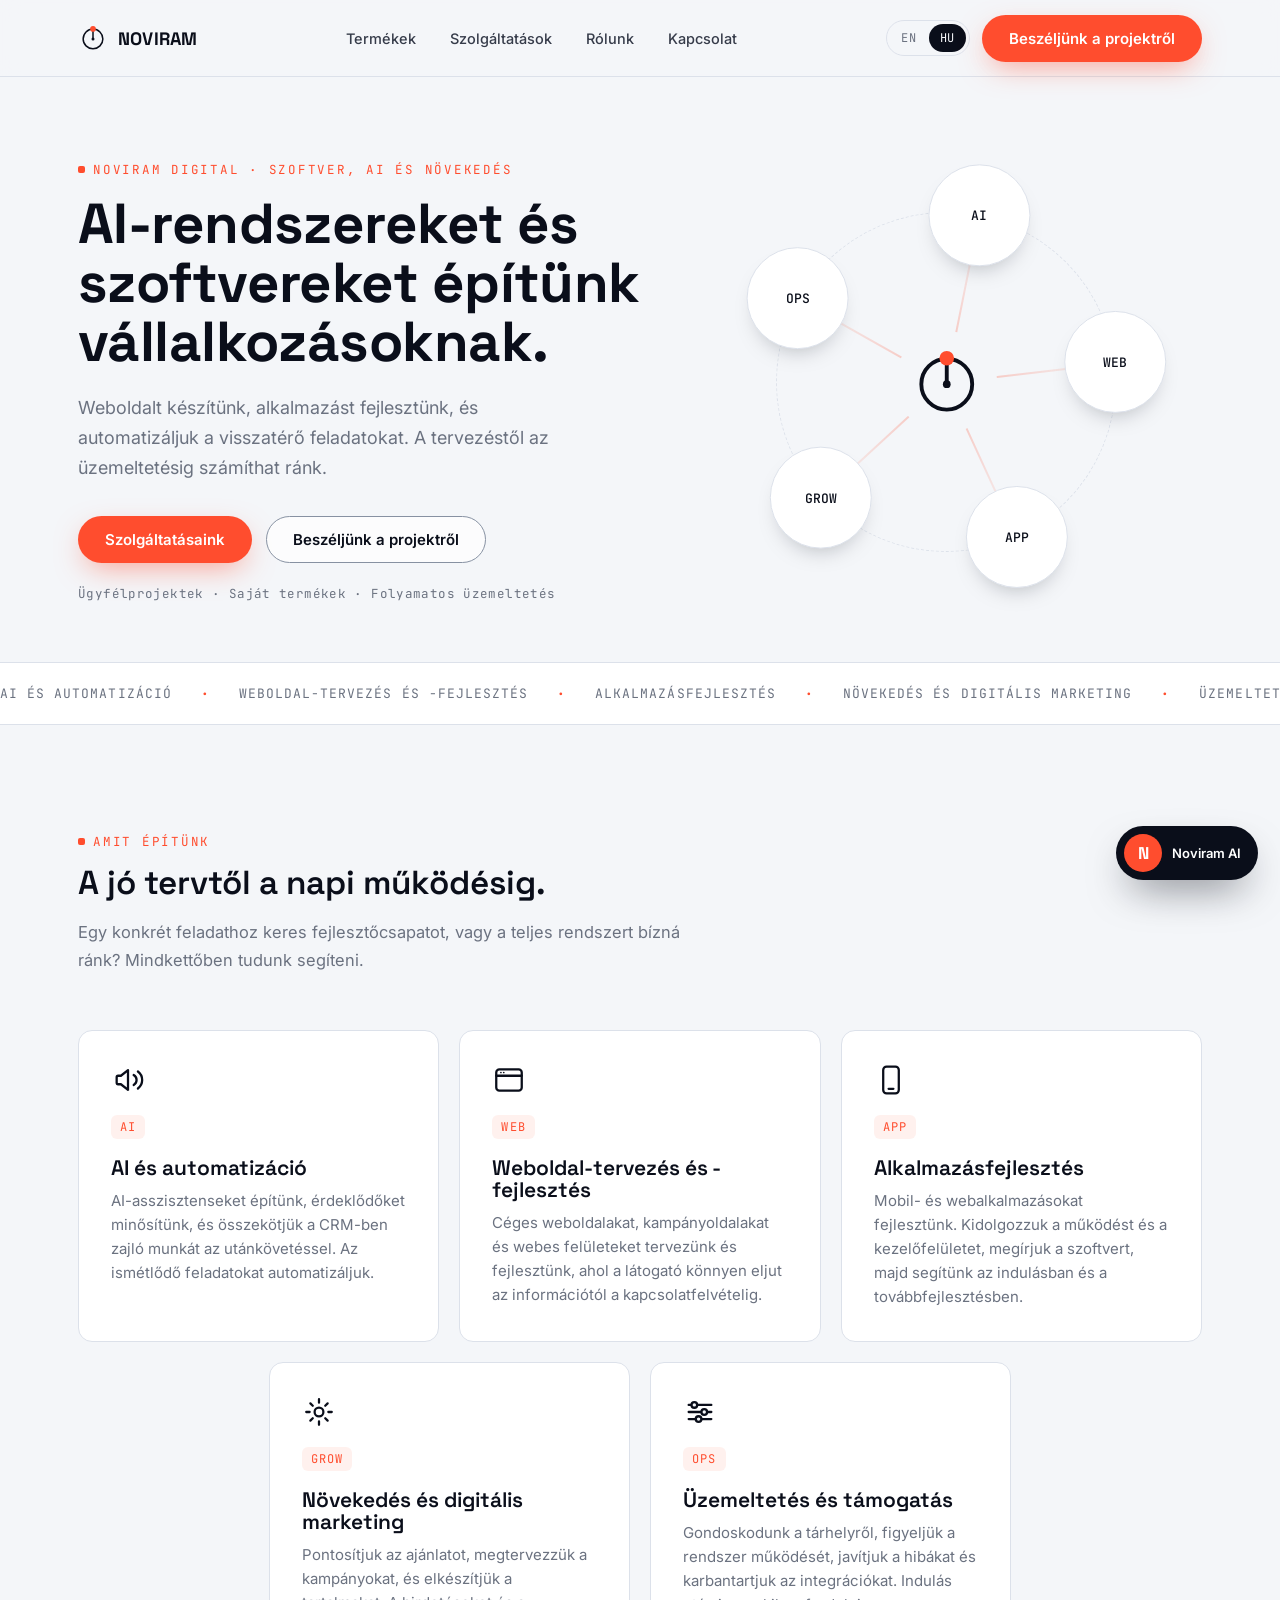
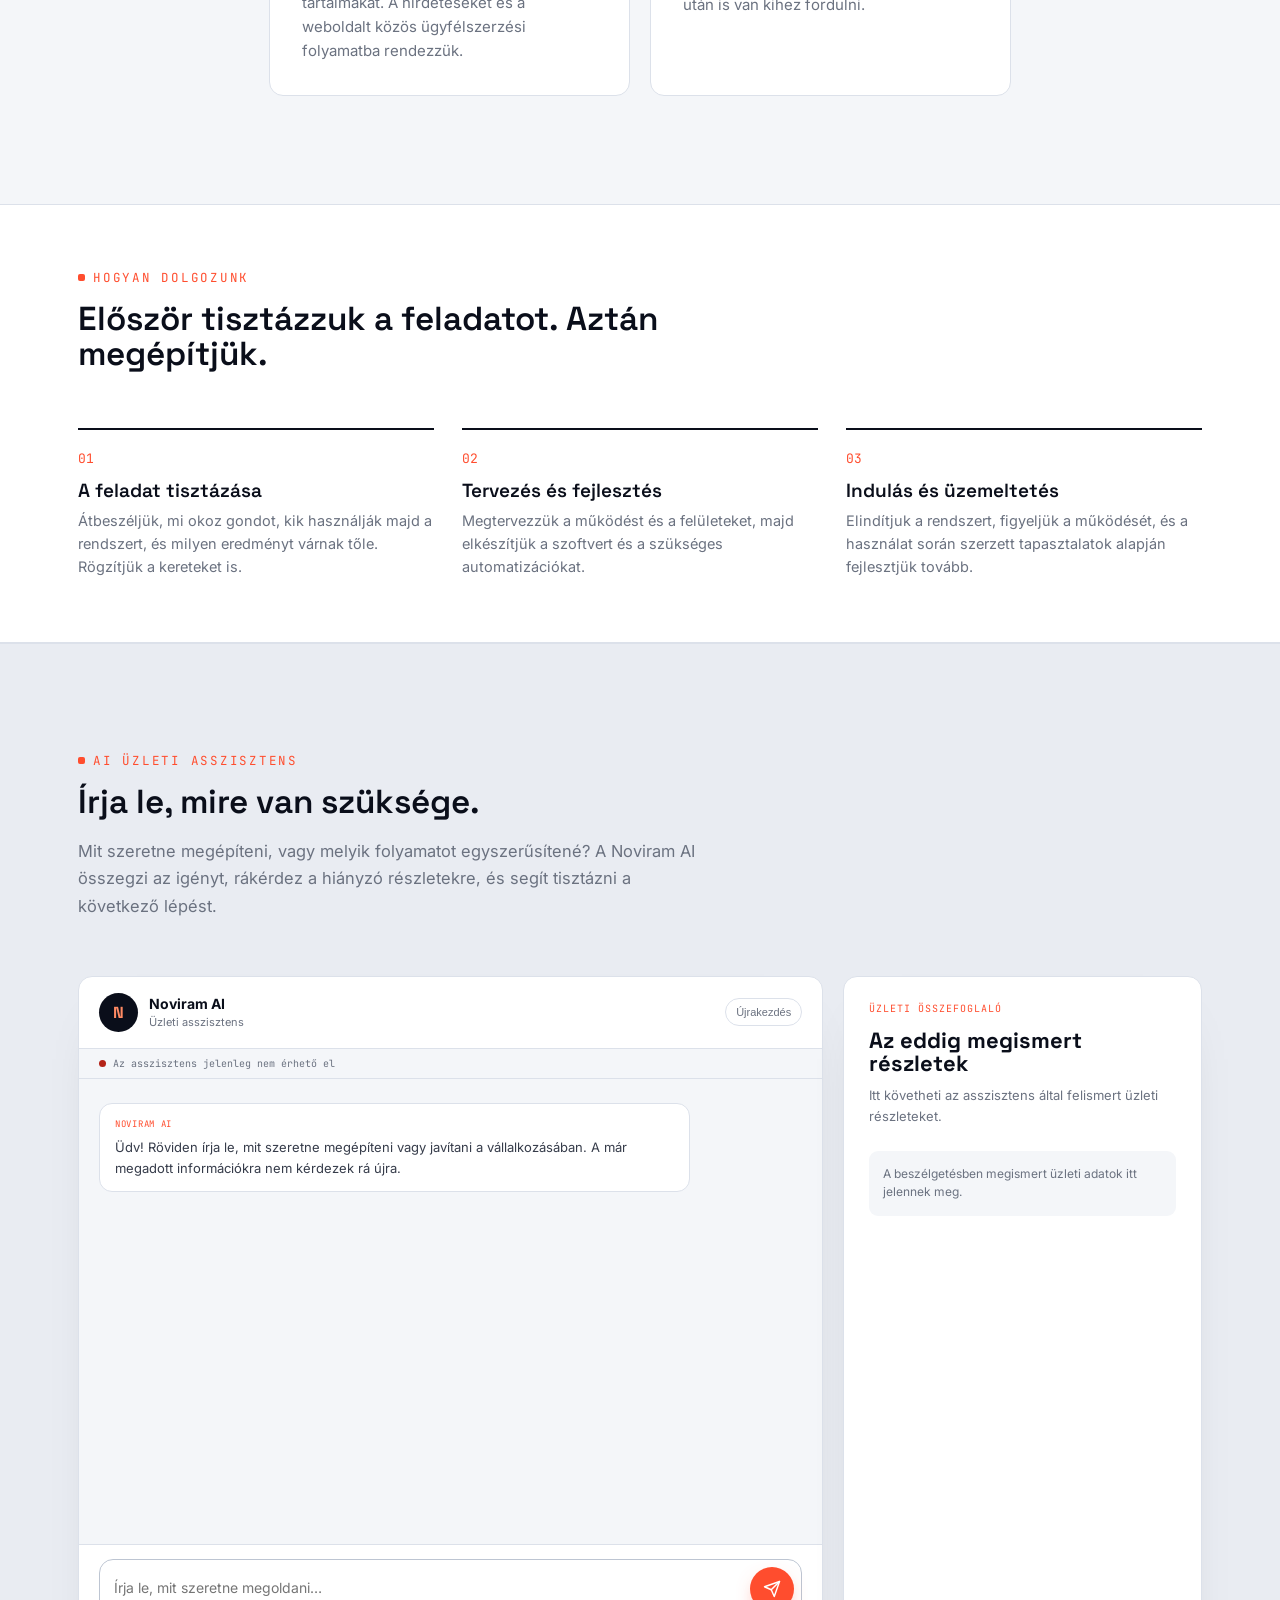
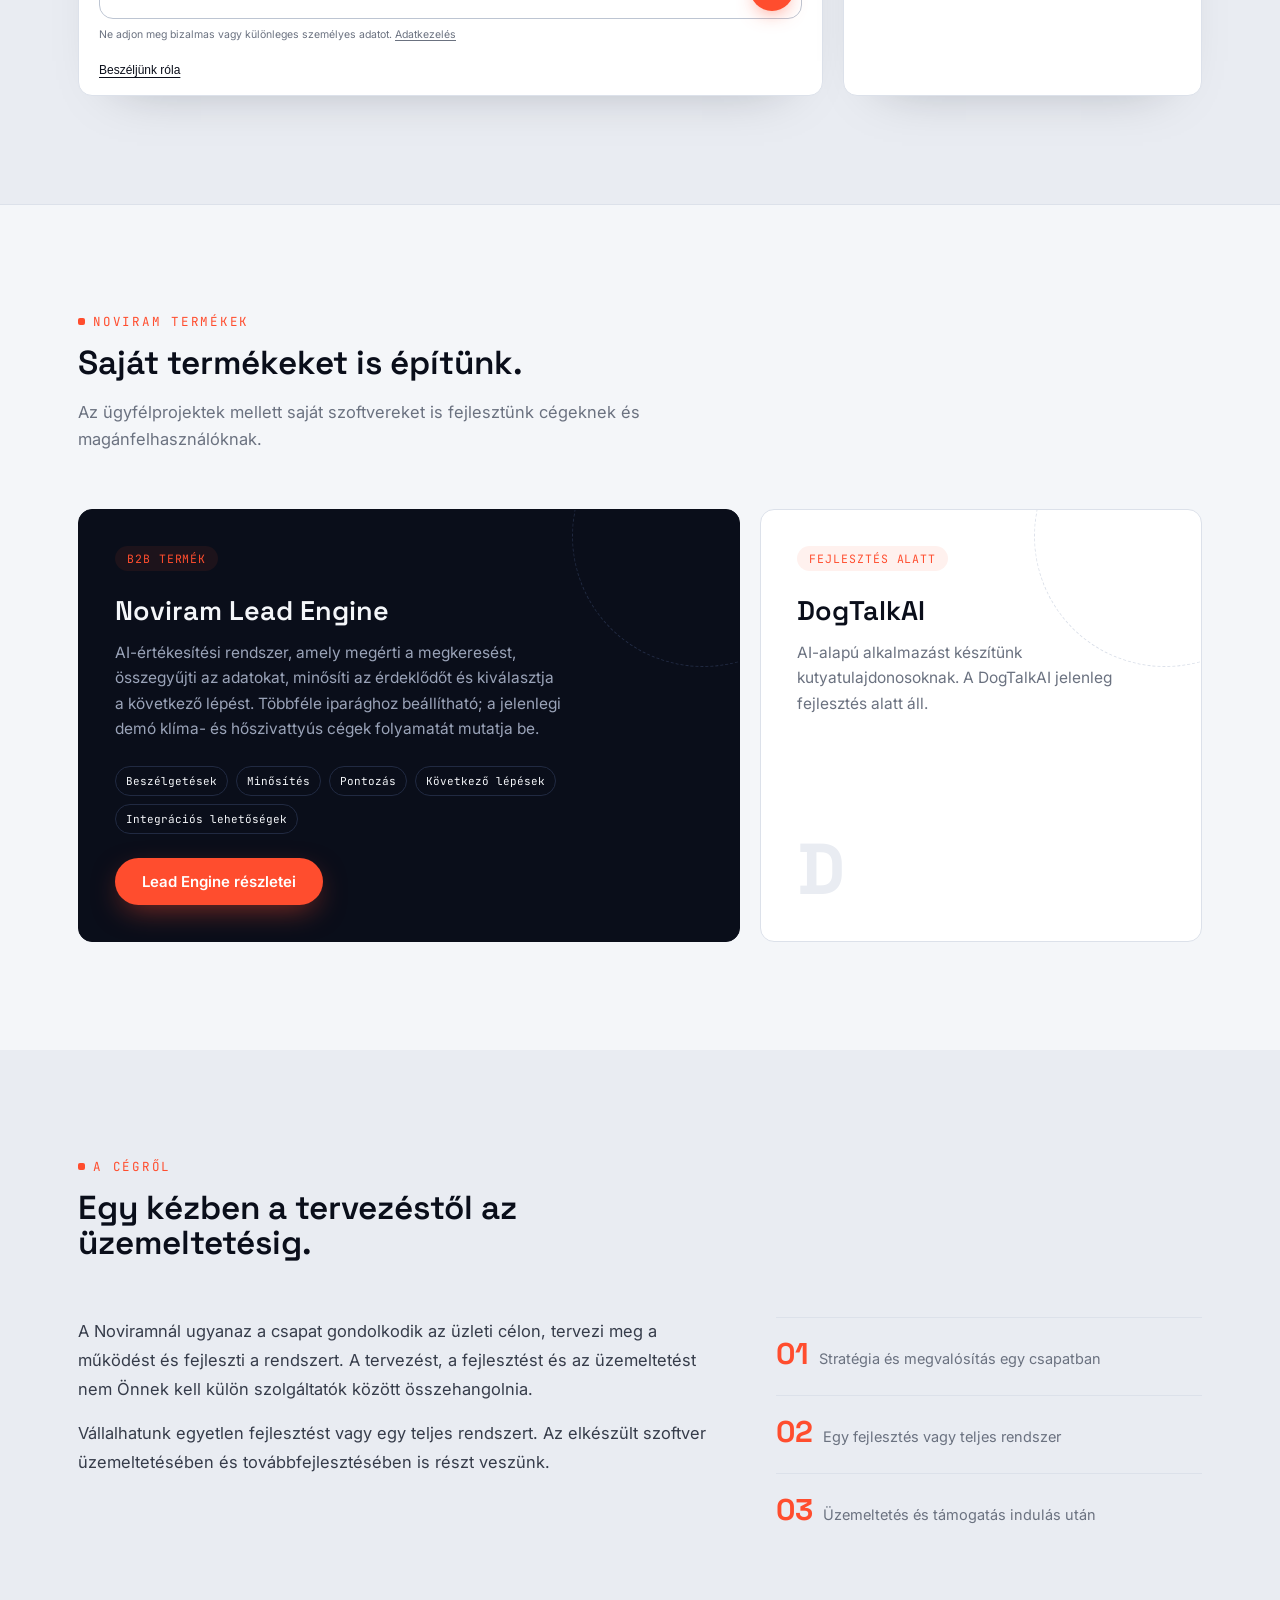
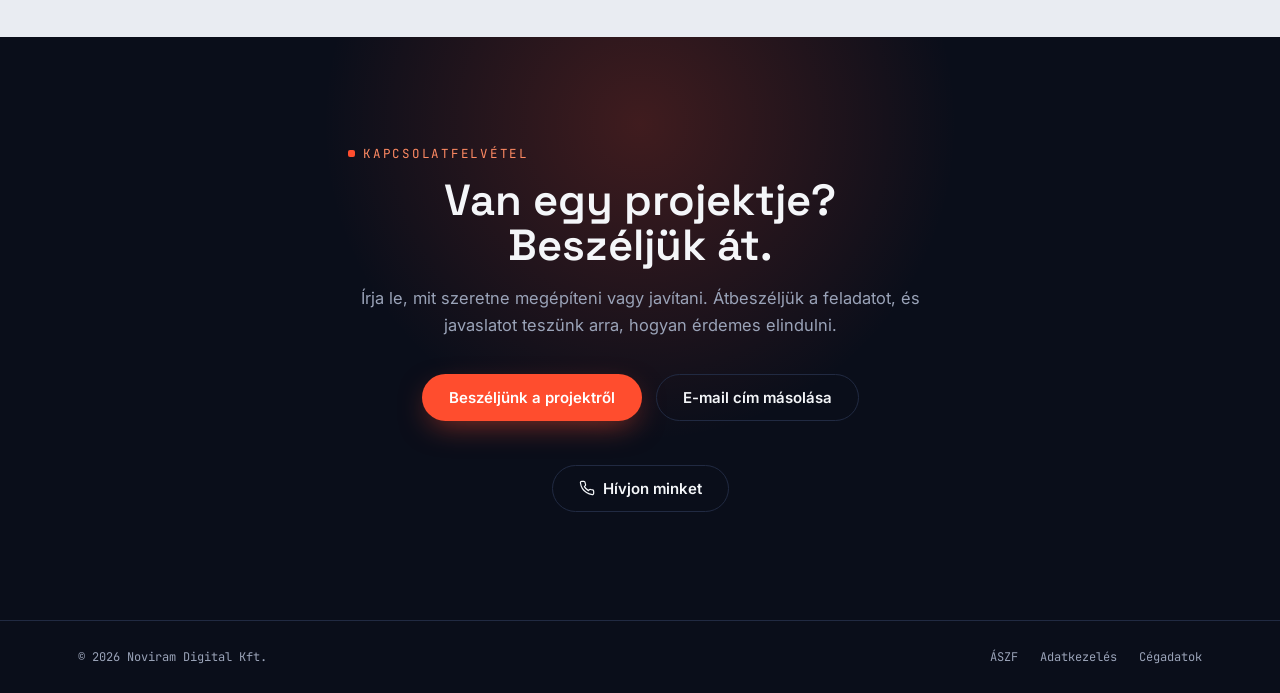
<file: index.html>
<!DOCTYPE html>
<html lang="hu" class="i18n-pending">
<head>
<meta charset="UTF-8">
<meta name="viewport" content="width=device-width, initial-scale=1.0">
<title>Noviram Digital — AI-automatizáció, webfejlesztés, alkalmazások és növekedés</title>
<meta id="metaDescription" name="description" content="A Noviram AI-automatizációt, weboldalakat, mobil- és webalkalmazásokat, digitális növekedési rendszereket és üzemeltetési megoldásokat tervez és fejleszt.">
<link rel="icon" href="favicon.svg" type="image/svg+xml">
<link rel="preconnect" href="https://fonts.googleapis.com">
<link rel="preconnect" href="https://fonts.gstatic.com" crossorigin>
<link href="https://fonts.googleapis.com/css2?family=Space+Grotesk:wght@500;600;700&family=Inter:wght@400;500;600;700&family=JetBrains+Mono:wght@400;500&display=swap" rel="stylesheet">
<link rel="stylesheet" href="sales-agent.css">
<script src="site-language.js"></script>
<style>
  html.i18n-pending body{ visibility:hidden; }
  :root{
    --ink: #0A0E1A;
    --ink-2: #121a30;
    --paper: #F4F6F9;
    --paper-2: #E9ECF2;
    --signal: #FF4D2E;
    --signal-2: #FF8A63;
    --slate: #363c4a;
    --slate-soft: #6b7280;
    --mist: #9aa3b8;
    --wire-light: #DCE1EA;
    --wire-dark: #212a42;
    --white: #ffffff;

    --font-display: 'Space Grotesk', sans-serif;
    --font-body: 'Inter', sans-serif;
    --font-mono: 'JetBrains Mono', monospace;

    --container: 1180px;
    --radius: 14px;
  }

  *{ box-sizing: border-box; }
  html{ scroll-behavior: smooth; }
  body{
    margin:0;
    font-family: var(--font-body);
    color: var(--slate);
    background: var(--paper);
    -webkit-font-smoothing: antialiased;
  }
  img,svg{ display:block; max-width:100%; }
  a{ color: inherit; text-decoration: none; }
  ul{ list-style: none; margin:0; padding:0; }
  h1,h2,h3{ font-family: var(--font-display); margin:0; line-height:1.05; }
  p{ margin:0; }

  :focus-visible{
    outline: 2px solid var(--signal);
    outline-offset: 3px;
    border-radius: 4px;
  }

  .wrap{
    max-width: var(--container);
    margin: 0 auto;
    padding: 0 28px;
  }

  /* ---------- SCROLL PROGRESS ---------- */
  .scroll-progress{
    position: fixed; top:0; left:0; height:3px; width:0%;
    background: var(--signal);
    z-index: 80;
  }

  .eyebrow{
    font-family: var(--font-mono);
    font-size: 12.5px;
    letter-spacing: 0.14em;
    text-transform: uppercase;
    color: var(--signal);
    display:flex;
    align-items:center;
    gap:8px;
    margin-bottom: 16px;
  }
  .eyebrow::before{
    content:"";
    width:7px; height:7px;
    background: var(--signal);
    border-radius:2px;
    flex-shrink:0;
  }
  .section--dark .eyebrow{ color: var(--signal-2); }

  .btn{
    font-family: var(--font-body);
    font-weight: 600;
    font-size: 15px;
    border-radius: 999px;
    padding: 13px 26px;
    display:inline-flex;
    align-items:center;
    gap:8px;
    border: 1px solid transparent;
    cursor:pointer;
    transition: transform .18s ease, box-shadow .18s ease, background .18s ease, border-color .18s ease;
  }
  .btn:hover{ transform: translateY(-2px); }
  .btn-primary{
    background: var(--signal);
    color: var(--white);
    box-shadow: 0 10px 30px -8px rgba(255,77,46,0.55);
  }
  .btn-primary:hover{ box-shadow: 0 14px 34px -6px rgba(255,77,46,0.65); }
  .btn-ghost{
    background: rgba(255,255,255,.7);
    border-color: #8791a2;
    color: var(--ink);
  }
  .btn-ghost:hover{ border-color: var(--slate); background:var(--white); }
  .btn-ghost:focus-visible{ outline:2px solid var(--ink); outline-offset:4px; }
  .btn-ghost:active{ background:var(--paper-2); }
  .section--dark .btn-ghost{ background:transparent; border-color: var(--wire-dark); color: var(--paper); }
  .section--dark .btn-ghost:hover{ border-color: var(--mist); background:transparent; }
  .section--dark .btn-ghost:active{ background:transparent; }
  .section--dark .btn-ghost:focus-visible{ outline-color:var(--paper); }

  /* ---------- LANGUAGE SWITCH ---------- */
  .lang-switch{
    display:flex; align-items:center;
    border:1px solid var(--wire-light);
    border-radius:999px;
    padding:3px;
    font-family: var(--font-mono);
    font-size:12px;
    gap:2px;
    flex-shrink:0;
  }
  .lang-btn{
    border:none; background:none; cursor:pointer;
    padding:6px 11px; border-radius:999px;
    color: var(--slate-soft);
    font-family: inherit; font-size: inherit; letter-spacing:0.04em;
    transition: background .15s ease, color .15s ease;
  }
  .lang-btn[aria-pressed="true"]{ background: var(--ink); color: var(--paper); }
  .mobile-panel .lang-switch{ margin-top:4px; }

  /* ---------- NAV ---------- */
  header{
    position: sticky; top:0; z-index: 50;
    background: rgba(244,246,249,0.82);
    backdrop-filter: blur(10px);
    -webkit-backdrop-filter: blur(10px);
    border-bottom: 1px solid var(--wire-light);
  }
  nav.wrap{
    display:flex; align-items:center; justify-content:space-between;
    height: 76px;
    gap: 20px;
  }
  .logo{
    display:flex; align-items:center; gap:10px;
    font-family: var(--font-display);
    font-weight: 700;
    font-size: 18px;
    letter-spacing: 0.01em;
    color: var(--ink);
    flex-shrink:0;
  }
  .logo-mark{ flex-shrink:0; }
  .nav-links{
    display:none; align-items:center; gap: 34px;
    font-size: 14.5px; font-weight: 500; color: var(--slate);
  }
  .nav-links a{ transition: color .15s ease; }
  .nav-links a:hover{ color: var(--signal); }
  .nav-cta{ display:flex; align-items:center; gap:12px; }
  .nav-cta .btn-primary{ display:none; }
  .nav-toggle{
    display:flex;
    width:42px; height:42px;
    border-radius:10px;
    border:1px solid var(--wire-light);
    background: var(--white);
    align-items:center; justify-content:center;
    cursor:pointer;
    flex-shrink:0;
    color: var(--ink);
  }
  .nav-toggle .icon-close{ display:none; }
  .nav-toggle[aria-expanded="true"] .icon-menu{ display:none; }
  .nav-toggle[aria-expanded="true"] .icon-close{ display:block; }

  .mobile-panel{
    display:none;
    position: fixed; inset: 76px 0 0 0;
    background: var(--paper);
    z-index: 49;
    padding: 32px 28px;
    flex-direction: column;
    gap: 26px;
    overflow-y:auto;
  }
  .mobile-panel.open{ display:flex; }
  .mobile-panel a{ font-family: var(--font-display); font-size: 26px; font-weight:600; color:var(--ink); }
  .mobile-panel .btn{ align-self:flex-start; margin-top: 6px; }
  .mobile-panel .btn-primary{ color:var(--white); justify-content:center; text-align:center; line-height:1.3; font-weight:500; max-width:100%; min-height:48px; }

  @media (min-width: 881px){
    .nav-links{ display:flex; }
    .nav-cta .btn-primary{ display:inline-flex; }
    .nav-toggle{ display:none; }
  }

  /* ---------- SECTIONS ---------- */
  .section{ padding: 108px 0; }
  .section--dark{ background: var(--ink); color: var(--paper); }
  .section--tight{ padding: 64px 0; }
  .section-head{ max-width: 620px; margin-bottom: 56px; }
  .section-head h2{ font-size: clamp(1.9rem, 2.6vw, 2.6rem); font-weight:600; color: var(--ink); }
  .section--dark .section-head h2{ color: var(--paper); }
  .section-head .lede{ margin-top:18px; font-size:16.5px; line-height:1.65; color: var(--slate-soft); }
  .section--dark .section-head .lede{ color: var(--mist); }

  /* ---------- HERO ---------- */
  .hero{ padding-top: 84px; padding-bottom: 60px; overflow:hidden; }
  .hero-grid{
    display:grid;
    grid-template-columns: 1.05fr 0.95fr;
    gap: 48px;
    align-items:center;
  }
  .hero h1{
    font-size: clamp(2.4rem, 4.4vw, 3.9rem);
    font-weight: 700;
    color: var(--ink);
    letter-spacing: -0.01em;
  }
  .hero .lede{
    margin-top: 22px;
    font-size: 18px;
    line-height: 1.65;
    color: var(--slate-soft);
    max-width: 46ch;
  }
  .hero-actions{ margin-top: 34px; display:flex; gap:14px; flex-wrap:wrap; }
  .trust-line{
    margin-top: 22px;
    font-family: var(--font-mono);
    font-size: 12.5px;
    letter-spacing: 0.03em;
    color: var(--slate-soft);
  }

  .hero-copy{
    opacity:0; transform: translateY(16px);
    animation: rise .7s ease forwards;
  }
  .hero h1{ animation: rise .7s ease .08s forwards; opacity:0; transform:translateY(16px); }
  .hero .lede{ animation: rise .7s ease .18s forwards; opacity:0; transform:translateY(16px); }
  .hero-actions{ animation: rise .7s ease .28s forwards; opacity:0; transform:translateY(16px); }
  .trust-line{ animation: rise .7s ease .36s forwards; opacity:0; transform:translateY(16px); }
  @keyframes rise{ to{ opacity:1; transform:translateY(0); } }

  /* ---------- ORBIT ---------- */
  .orbit-wrap{ display:flex; align-items:center; justify-content:center; }
  .orbit{
    position: relative;
    width: clamp(220px, 30vw, 340px);
    height: clamp(220px, 30vw, 340px);
  }
  .orbit-ring{
    position:absolute; inset:0;
    border: 1.5px dashed var(--wire-light);
    border-radius: 50%;
  }
  .orbit-core{
    position:absolute; top:50%; left:50%; transform: translate(-50%,-50%);
    width: 30%; height:30%;
    background: var(--paper);
    border-radius: 50%;
    display:flex; align-items:center; justify-content:center;
    font-family: var(--font-display);
    font-weight:700;
    color: var(--signal-2);
    font-size: clamp(20px, 2.6vw, 30px);
    z-index:3;
    animation: corePulse 3.2s ease-in-out infinite;
  }
  @keyframes corePulse{
    0%,100%{ box-shadow: 0 0 0 10px rgba(255,77,46,0.06); }
    50%{ box-shadow: 0 0 0 17px rgba(255,77,46,0.13); }
  }
  .orbit-track{
    position:absolute; inset:0;
    animation: spin 46s linear infinite;
  }
  .orbit-spoke{
    position:absolute; top:50%; left:50%;
    width:50%; height:1.5px;
    background: linear-gradient(90deg, rgba(255,77,46,0.35), rgba(255,77,46,0));
    transform-origin: left center;
  }
  .orbit-spoke.p1{ transform: rotate(-90deg); }
  .orbit-spoke.p2{ transform: rotate(-18deg); }
  .orbit-spoke.p3{ transform: rotate(54deg); }
  .orbit-spoke.p4{ transform: rotate(126deg); }
  .orbit-spoke.p5{ transform: rotate(198deg); }

  .orbit-node{
    position:absolute;
    width: 30%; height: 30%;
    display:flex; align-items:center; justify-content:center;
  }
  .orbit-node.p1{ top:0; left:50%; transform: translate(-50%,-50%); }
  .orbit-node.p2{ top:34.5%; left:97.6%; transform: translate(-50%,-50%); }
  .orbit-node.p3{ top:90.5%; left:79.4%; transform: translate(-50%,-50%); }
  .orbit-node.p4{ top:90.5%; left:20.6%; transform: translate(-50%,-50%); }
  .orbit-node.p5{ top:34.5%; left:2.4%; transform: translate(-50%,-50%); }

  .orbit-node .pip{
    width: 100%; height:100%;
    border-radius: 50%;
    background: var(--white);
    border: 1.5px solid var(--wire-light);
    display:flex; align-items:center; justify-content:center;
    font-family: var(--font-mono);
    font-weight:500;
    font-size: clamp(10px, 1.4vw, 13px);
    color: var(--ink);
    box-shadow: 0 12px 24px -14px rgba(10,14,26,0.35);
    animation: spin-reverse 46s linear infinite;
  }

  @keyframes spin{ to{ transform: rotate(360deg); } }
  @keyframes spin-reverse{ to{ transform: rotate(-360deg); } }

  /* Interactive orbit: vertical scrolling and pinch zoom remain browser-owned. */
  .orbit[data-interactive]{ touch-action:pan-y pinch-zoom; cursor:grab; user-select:none; -webkit-user-select:none; -webkit-user-drag:none; }
  .orbit[data-dragging]{ cursor:grabbing; }
  #orbit-help{ position:absolute; width:1px; height:1px; padding:0; margin:-1px; overflow:hidden; clip-path:inset(50%); white-space:nowrap; }
  .orbit[data-interactive]:focus-visible{ outline:2px solid var(--signal); outline-offset:24px; border-radius:50%; }
  .orbit-core .logo-mark{ width:76%; height:76%; color:var(--ink); pointer-events:none; }
  .orbit[data-interactive] .orbit-track{ animation:none; transform:rotate(var(--orbit-angle,0deg)); }
  .orbit[data-interactive] .pip{ animation:none; transform:rotate(calc(-1 * var(--orbit-angle,0deg))); }
  /* The core logo stays upright while the ring spins (brand mark is never rotated). */
  .orbit[data-interactive] .orbit-core .logo-mark{ transform:none; }

  @media (max-width: 880px){
    .hero-grid{ grid-template-columns: 1fr; }
    .orbit-wrap{ order:-1; margin-bottom: 8px; }
    .orbit{ width: 240px; height:240px; }
  }

  /* ---------- TICKER ---------- */
  .ticker{
    border-top: 1px solid var(--wire-light);
    border-bottom: 1px solid var(--wire-light);
    overflow:hidden;
    background: var(--white);
  }
  .ticker-track{
    display:flex;
    width: max-content;
    animation: marquee 32s linear infinite;
    padding: 20px 0;
  }
  .ticker-item{
    font-family: var(--font-mono);
    font-size: 13px;
    letter-spacing: 0.08em;
    text-transform: uppercase;
    color: var(--slate-soft);
    white-space: nowrap;
    display:flex; align-items:center; gap: 28px;
    padding-right: 28px;
  }
  .ticker-item::after{ content:"·"; color: var(--signal); font-size:16px; }
  @keyframes marquee{ from{ transform: translateX(0); } to{ transform: translateX(-50%); } }

  /* ---------- SERVICES ---------- */
  .services-grid{
    display:grid;
    grid-template-columns: repeat(6, 1fr);
    gap: 20px;
  }
  .service-card{
    grid-column: span 2;
    background: var(--white);
    border: 1px solid var(--wire-light);
    border-radius: var(--radius);
    padding: 32px;
    transition: transform .2s ease, box-shadow .2s ease, border-color .2s ease;
  }
  .service-card:hover{
    transform: translateY(-4px);
    box-shadow: 0 24px 40px -28px rgba(10,14,26,0.28);
    border-color: #cdd4e0;
  }
  .service-tag{
    font-family: var(--font-mono);
    font-size: 12px;
    letter-spacing: 0.1em;
    color: var(--signal);
    background: rgba(255,77,46,0.08);
    border-radius: 6px;
    padding: 4px 9px;
    display:inline-block;
    margin-bottom: 18px;
  }
  .service-card h3{
    font-size: 21px; font-weight:600; color: var(--ink);
    margin-bottom: 10px;
  }
  .service-card p{ font-size: 15px; line-height:1.6; color: var(--slate-soft); }
  .service-icon{ margin-bottom: 18px; color: var(--ink); }
  .service-card:nth-child(4){ grid-column:2 / span 2; }
  .service-card:nth-child(5){ grid-column:4 / span 2; }

  @media (max-width: 980px) and (min-width: 701px){
    .services-grid{ grid-template-columns: repeat(2, 1fr); }
    .service-card,
    .service-card:nth-child(4),
    .service-card:nth-child(5){ grid-column:auto; }
    .service-card:last-child{ grid-column:1 / -1; width:calc(50% - 10px); justify-self:center; }
  }

  @media (max-width: 700px){
    .services-grid{ grid-template-columns: 1fr; }
    .service-card,
    .service-card:nth-child(4),
    .service-card:nth-child(5),
    .service-card:last-child{ grid-column:auto; width:auto; }
  }

  /* ---------- PROCESS ---------- */
  .process-grid{
    display:grid;
    grid-template-columns: repeat(3, 1fr);
    gap: 28px;
  }
  .process-step{
    border-top: 2px solid var(--ink);
    padding-top: 20px;
  }
  .process-num{
    font-family: var(--font-mono);
    font-size: 13px;
    color: var(--signal);
    display:block;
    margin-bottom: 14px;
  }
  .process-step h3{ font-size: 19px; font-weight:600; color: var(--ink); margin-bottom: 8px; }
  .process-step p{ font-size: 14.5px; color: var(--slate-soft); line-height:1.6; }
  @media (max-width: 780px){
    .process-grid{ grid-template-columns: 1fr; gap: 30px; }
  }

  /* ---------- PRODUCTS ---------- */
  .products-grid{ display:grid; grid-template-columns: 1.2fr .8fr; gap:20px; }
  .product-card{
    min-height: 410px; padding:36px; border:1px solid var(--wire-light);
    border-radius:var(--radius); background:var(--white); display:flex;
    flex-direction:column; position:relative; overflow:hidden;
  }
  .product-card--lead{ background:var(--ink); border-color:var(--ink); color:var(--paper); }
  .product-card::after{
    content:""; position:absolute; width:260px; height:260px; border:1px dashed var(--wire-light);
    border-radius:50%; right:-95px; top:-105px; pointer-events:none;
  }
  .product-card--lead::after{ border-color:var(--wire-dark); }
  .product-status{
    font-family: var(--font-mono);
    font-size: 11.5px;
    letter-spacing: 0.08em;
    text-transform: uppercase;
    color: var(--signal);
    background: rgba(255,77,46,0.08);
    border-radius: 999px;
    padding: 5px 12px;
    display:inline-block;
    margin-bottom: 16px;
    align-self:flex-start;
  }
  .product-card h3{ font-size:27px; font-weight:600; color:var(--ink); margin:10px 0 14px; }
  .product-card--lead h3{ color:var(--paper); }
  .product-card p{ font-size:15.5px; color:var(--slate-soft); line-height:1.65; max-width:45ch; }
  .product-card--lead p{ color:var(--mist); }
  .product-points{ display:flex; flex-wrap:wrap; gap:8px; margin-top:24px; }
  .product-points span{ font-family:var(--font-mono); font-size:11px; padding:7px 10px; border:1px solid var(--wire-light); border-radius:999px; }
  .product-card--lead .product-points span{ border-color:var(--wire-dark); color:var(--paper); }
  .product-card--lead .product-points{ margin-bottom:24px; }
  .product-card .btn{ margin-top:auto; align-self:flex-start; }
  .product-monogram{ font-family:var(--font-display); font-size:72px; font-weight:700; color:var(--paper-2); margin-top:auto; line-height:1; }
  @media (max-width: 880px){ .products-grid{ grid-template-columns:1fr; } .product-card{ min-height:360px; } }

  /* ---------- ABOUT ---------- */
  .about-grid{
    display:grid;
    grid-template-columns: 1.2fr 0.8fr;
    gap: 60px;
    align-items:start;
  }
  .about-copy p{ font-size: 16.5px; line-height: 1.75; color: var(--slate); }
  .about-copy p + p{ margin-top: 16px; }
  .stat-list{ display:flex; flex-direction:column; gap: 22px; }
  .stat-item{
    border-top: 1px solid var(--wire-light);
    padding-top: 16px;
  }
  .stat-item .num{
    font-family: var(--font-display);
    font-size: 30px; font-weight:700; color: var(--signal);
    margin-right: 10px;
  }
  .stat-item .label{ font-size: 14.5px; color: var(--slate-soft); }

  @media (max-width: 880px){
    .about-grid{ grid-template-columns: 1fr; gap: 36px; }
  }

  /* ---------- CONTACT ---------- */
  .contact-section{
    position: relative;
    text-align:center;
    overflow:hidden;
  }
  .contact-glow{
    position:absolute; top:-40%; left:50%; transform:translateX(-50%);
    width: 640px; height: 640px;
    background: radial-gradient(circle, rgba(255,77,46,0.22), rgba(255,77,46,0) 70%);
    pointer-events:none;
  }
  .contact-inner{ position:relative; max-width: 640px; margin:0 auto; }
  .contact-inner h2{ font-size: clamp(1.9rem, 3.4vw, 3rem); color: var(--paper); font-weight:600; }
  .contact-inner .lede{ margin-top:16px; font-size:16.5px; color: var(--mist); line-height:1.65; }
  .contact-actions{ margin-top:34px; display:flex; gap:14px; justify-content:center; flex-wrap:wrap; }
  .copy-feedback{
    font-family: var(--font-mono);
    font-size: 12.5px;
    color: var(--signal-2);
    margin-top: 14px;
    height: 16px;
  }

  /* ---------- FOOTER LEGAL GRID ---------- */
  .footer-legal{
    display:grid;
    grid-template-columns: repeat(3, 1fr);
    gap: 32px;
    padding: 32px 0;
    border-bottom: 1px solid var(--wire-dark);
    margin-bottom: 28px;
  }
  .footer-col h5{
    font-family: var(--font-mono);
    font-size: 11.5px;
    letter-spacing: 0.08em;
    text-transform: uppercase;
    color: var(--signal-2);
    margin: 0 0 14px;
  }
  .footer-col p{ font-size: 13.5px; line-height:1.75; color: var(--mist); margin:0; }
  .footer-col a{ color: var(--paper); }
  .footer-col a:hover{ color: var(--signal-2); }
  .footer-meta{ margin:0; }
  .footer-meta div{
    display:flex; justify-content:space-between; gap:12px;
    padding: 7px 0; border-top: 1px solid var(--wire-dark);
    font-size:12.5px;
  }
  .footer-meta div:first-child{ border-top:none; }
  .footer-meta dt{ font-family: var(--font-mono); color: var(--mist); font-weight:400; margin:0; }
  .footer-meta dd{ margin:0; color: var(--paper); text-align:right; }

  @media (max-width: 780px){
    .footer-legal{ grid-template-columns: 1fr; gap: 26px; }
  }

  /* ---------- CALL BUTTONS ---------- */
  .footer-call-btn{
    background:none; border:none; padding:0; margin:0;
    font: inherit; color: var(--paper); cursor:pointer;
    text-decoration: underline; text-underline-offset:3px;
  }
  .footer-call-btn:hover{ color: var(--signal-2); }

  /* ---------- FOOTER ---------- */
  footer{ background: var(--ink); color: var(--mist); padding: 48px 0 32px; border-top: 1px solid var(--wire-dark); }
  .footer-top{
    display:flex; justify-content:space-between; align-items:center;
    flex-wrap:wrap; gap: 24px;
    padding-bottom: 32px; margin-bottom: 28px;
    border-bottom: 1px solid var(--wire-dark);
  }
  .footer-logo{ display:flex; align-items:center; gap:10px; color: var(--paper); font-family: var(--font-display); font-weight:700; font-size:17px; }
  .footer-links{ display:flex; flex-wrap:wrap; gap:18px 28px; font-size:14px; }
  .footer-links a:hover{ color: var(--paper); }
  .footer-bottom{
    display:flex; justify-content:space-between; flex-wrap:wrap; gap:10px;
    font-family: var(--font-mono); font-size: 12px; color: var(--mist);
  }

  .production-footer{padding:28px 0}.production-footer .footer-bottom{align-items:center}.production-footer .footer-links{font-size:12px;gap:14px 22px}.production-footer nav{height:auto;display:flex}

  /* ---------- SCROLL REVEAL ---------- */
  .reveal{ opacity:0; transform: translateY(18px); transition: opacity .6s ease, transform .6s ease; }
  .reveal.in{ opacity:1; transform:translateY(0); }

  @media (prefers-reduced-motion: reduce){
    html{ scroll-behavior:auto; }
    .hero-copy, .hero h1, .hero .lede, .hero-actions, .trust-line{ animation:none !important; opacity:1 !important; transform:none !important; }
    .orbit-track, .pip, .ticker-track, .orbit-core{ animation: none !important; }
    .reveal{ opacity:1 !important; transform:none !important; transition:none !important; }
    .btn:hover, .service-card:hover{ transform:none !important; }
  }
</style>
<noscript><style>html.i18n-pending body{ visibility:visible; }</style></noscript>
</head>
<body data-agent-page-context="corporate_home">

<div class="scroll-progress" id="scrollProgress"></div>

<header>
  <nav class="wrap" aria-label="Primary navigation" data-i18n-aria="a11y.primaryNav">
    <a class="logo" href="#top">
      <svg class="logo-mark" width="30" height="30" viewBox="0 0 32 32" fill="none" aria-hidden="true">
        <circle cx="16" cy="17" r="10.5" stroke="currentColor" stroke-width="1.6"/>
        <line x1="16" y1="17" x2="16" y2="6.3" stroke="currentColor" stroke-width="1.6"/>
        <circle cx="16" cy="6.3" r="3" fill="var(--signal)"/>
        <circle cx="16" cy="17" r="1.6" fill="currentColor"/>
      </svg>
      NOVIRAM
    </a>
    <ul class="nav-links">
      <li><a href="#products" data-i18n="nav.products">Products</a></li>
      <li><a href="#services" data-i18n="nav.services">Services</a></li>
      <li><a href="#about" data-i18n="nav.about">About</a></li>
      <li><a href="#contact" data-i18n="nav.contact">Contact</a></li>
    </ul>
    <div class="nav-cta">
      <div class="lang-switch" role="group" aria-label="Language" data-i18n-aria="a11y.language">
        <button type="button" class="lang-btn" data-lang="en" aria-pressed="true">EN</button>
        <button type="button" class="lang-btn" data-lang="hu" aria-pressed="false">HU</button>
      </div>
      <a class="btn btn-primary" href="#sales-agent" data-i18n="nav.cta">Start a project</a>
      <button class="nav-toggle" id="navToggle" aria-expanded="false" aria-controls="mobilePanel" aria-label="Open menu">
        <svg class="icon-menu" width="20" height="20" viewBox="0 0 24 24" fill="none" stroke="currentColor" stroke-width="1.8" stroke-linecap="round"><path d="M3 6h18M3 12h18M3 18h18"/></svg>
        <svg class="icon-close" width="20" height="20" viewBox="0 0 24 24" fill="none" stroke="currentColor" stroke-width="1.8" stroke-linecap="round"><path d="M5 5l14 14M19 5L5 19"/></svg>
      </button>
    </div>
  </nav>
</header>
<div class="mobile-panel" id="mobilePanel">
    <a href="#products" data-i18n="nav.products">Products</a>
    <a href="#services" data-i18n="nav.services">Services</a>
    <a href="#about" data-i18n="nav.about">About</a>
    <a href="#contact" data-i18n="nav.contact">Contact</a>
    <a class="btn btn-primary" href="#sales-agent" data-i18n="nav.cta">Start a project</a>
</div>

<main id="top">

  <!-- ---------- HERO ---------- -->
  <section class="hero wrap">
    <div class="hero-grid">
      <div class="hero-copy">
        <p class="eyebrow" data-i18n="hero.eyebrow">Noviram Digital · Software, AI &amp; Growth</p>
        <h1 data-i18n="hero.h1">We build the digital systems businesses grow on.</h1>
        <p class="lede" data-i18n="hero.lede">AI automation, websites, apps and growth systems — designed, built and operated end to end.</p>
        <div class="hero-actions">
          <a class="btn btn-primary" href="#services" data-i18n="hero.primary">See what we build</a>
          <a class="btn btn-ghost" href="#sales-agent" data-i18n="hero.secondary">Start a project</a>
        </div>
        <p class="trust-line" data-i18n="trust.line">Client systems · Noviram products · Ongoing operation</p>
      </div>

      <div class="orbit-wrap">
        <div class="orbit" role="img" data-i18n-aria="orbit.aria" aria-label="Noviram services — AI, web, apps, growth, and operations — orbiting the company core" aria-describedby="orbit-help">
          <div class="orbit-ring"></div>
          <div class="orbit-track">
            <div class="orbit-spoke p1"></div>
            <div class="orbit-spoke p2"></div>
            <div class="orbit-spoke p3"></div>
            <div class="orbit-spoke p4"></div>
            <div class="orbit-spoke p5"></div>
            <div class="orbit-node p1"><div class="pip">AI</div></div>
            <div class="orbit-node p2"><div class="pip">WEB</div></div>
            <div class="orbit-node p3"><div class="pip">APP</div></div>
            <div class="orbit-node p4"><div class="pip">GROW</div></div>
            <div class="orbit-node p5"><div class="pip">OPS</div></div>
          </div>
          <div class="orbit-core">
            <svg class="logo-mark" width="30" height="30" viewBox="0 0 32 32" fill="none" aria-hidden="true">
              <circle cx="16" cy="17" r="10.5" stroke="currentColor" stroke-width="1.6"/>
              <line x1="16" y1="17" x2="16" y2="6.3" stroke="currentColor" stroke-width="1.6"/>
              <circle cx="16" cy="6.3" r="3" fill="var(--signal)"/>
              <circle cx="16" cy="17" r="1.6" fill="currentColor"/>
            </svg>
          </div>
        </div>
        <span id="orbit-help" class="sr-only" data-i18n="orbit.help">Drag sideways to spin. Use the left/right arrow keys or press Enter or Space.</span>
      </div>
    </div>
  </section>

  <!-- ---------- TICKER ---------- -->
  <div class="ticker" aria-hidden="true">
    <div class="ticker-track">
      <div class="ticker-item" data-i18n="ticker.1">AI &amp; Automation</div>
      <div class="ticker-item" data-i18n="ticker.2">Website Design &amp; Development</div>
      <div class="ticker-item" data-i18n="ticker.3">App Development</div>
      <div class="ticker-item" data-i18n="ticker.4">Growth Systems</div>
      <div class="ticker-item" data-i18n="ticker.5">Operations</div>
      <div class="ticker-item" data-i18n="ticker.6">Product Development</div>
      <div class="ticker-item" data-i18n="ticker.1">AI &amp; Automation</div>
      <div class="ticker-item" data-i18n="ticker.2">Website Design &amp; Development</div>
      <div class="ticker-item" data-i18n="ticker.3">App Development</div>
      <div class="ticker-item" data-i18n="ticker.4">Growth Systems</div>
      <div class="ticker-item" data-i18n="ticker.5">Operations</div>
      <div class="ticker-item" data-i18n="ticker.6">Product Development</div>
    </div>
  </div>

  <!-- ---------- SERVICES ---------- -->
  <section class="section" id="services">
    <div class="wrap">
      <div class="section-head reveal">
        <p class="eyebrow" data-i18n="services.eyebrow">What we build</p>
        <h2 data-i18n="services.h2">Five services. One connected system.</h2>
        <p class="lede" data-i18n="services.lede">From one focused build to a complete digital platform, every part is designed to work together.</p>
      </div>

      <div class="services-grid">
        <div class="service-card reveal">
          <svg class="service-icon" width="34" height="34" viewBox="0 0 24 24" fill="none" stroke="currentColor" stroke-width="1.6" stroke-linecap="round" stroke-linejoin="round"><path d="M4 10v4a1 1 0 0 0 1 1h2l5 4V5L7 9H5a1 1 0 0 0-1 1Z"/><path d="M16 8.5a4 4 0 0 1 0 7"/><path d="M19 6a7.5 7.5 0 0 1 0 12"/></svg>
          <span class="service-tag">AI</span>
          <h3 data-i18n="services.mkt.title">AI &amp; Automation</h3>
          <p data-i18n="services.mkt.desc">Lead qualification, CRM workflows, AI assistants, follow-up, voice agents and business-process automation.</p>
        </div>

        <div class="service-card reveal">
          <svg class="service-icon" width="34" height="34" viewBox="0 0 24 24" fill="none" stroke="currentColor" stroke-width="1.6" stroke-linecap="round" stroke-linejoin="round"><rect x="3" y="4.5" width="18" height="15" rx="2.2"/><path d="M3 9h18"/><circle cx="6.3" cy="6.7" r="0.6" fill="currentColor" stroke="none"/><circle cx="8.3" cy="6.7" r="0.6" fill="currentColor" stroke="none"/></svg>
          <span class="service-tag">WEB</span>
          <h3 data-i18n="services.web.title">Website Design &amp; Development</h3>
          <p data-i18n="services.web.desc">Conversion-focused company websites, landing pages and web platforms — designed and developed end to end.</p>
        </div>

        <div class="service-card reveal">
          <svg class="service-icon" width="34" height="34" viewBox="0 0 24 24" fill="none" stroke="currentColor" stroke-width="1.6" stroke-linecap="round" stroke-linejoin="round"><rect x="6.5" y="2.5" width="11" height="19" rx="2.4"/><path d="M10.3 18.2h3.4"/></svg>
          <span class="service-tag">APP</span>
          <h3 data-i18n="services.app.title">App Development</h3>
          <p data-i18n="services.app.desc">Mobile and web applications from product concept and UX through development, launch and iteration.</p>
        </div>

        <div class="service-card reveal">
          <svg class="service-icon" width="34" height="34" viewBox="0 0 24 24" fill="none" stroke="currentColor" stroke-width="1.6" stroke-linecap="round" stroke-linejoin="round"><circle cx="12" cy="12" r="3.1"/><path d="M12 3v2.4M12 18.6V21M21 12h-2.4M5.4 12H3M18.1 5.9l-1.7 1.7M7.6 16.4l-1.7 1.7M18.1 18.1l-1.7-1.7M7.6 7.6 5.9 5.9"/></svg>
          <span class="service-tag">GROW</span>
          <h3 data-i18n="services.ops.title">Growth &amp; Digital Marketing</h3>
          <p data-i18n="services.ops.desc">Positioning, campaigns, paid acquisition, content and conversion systems connected to the product.</p>
        </div>

        <div class="service-card reveal">
          <svg class="service-icon" width="34" height="34" viewBox="0 0 24 24" fill="none" stroke="currentColor" stroke-width="1.6" stroke-linecap="round" stroke-linejoin="round"><path d="M4 7h16M4 12h16M4 17h16"/><circle cx="8" cy="7" r="2" fill="var(--paper)"/><circle cx="15" cy="12" r="2" fill="var(--paper)"/><circle cx="11" cy="17" r="2" fill="var(--paper)"/></svg>
          <span class="service-tag">OPS</span>
          <h3 data-i18n="services.run.title">Managed Services</h3>
          <p data-i18n="services.run.desc">Hosting, monitoring, integrations, maintenance, support and continuous improvement after launch.</p>
        </div>
      </div>
    </div>
  </section>

  <!-- ---------- PROCESS ---------- -->
  <section class="section section--tight" style="background:var(--white); border-top:1px solid var(--wire-light); border-bottom:1px solid var(--wire-light);">
    <div class="wrap">
      <div class="section-head reveal">
        <p class="eyebrow" data-i18n="process.eyebrow">How we work</p>
        <h2 data-i18n="process.h2">From the business problem to a system that keeps improving.</h2>
      </div>
      <div class="process-grid">
        <div class="process-step reveal">
          <span class="process-num">01</span>
          <h3 data-i18n="process.s1.title">Understand</h3>
          <p data-i18n="process.s1.desc">Understand the business problem, users, constraints and desired result.</p>
        </div>
        <div class="process-step reveal">
          <span class="process-num">02</span>
          <h3 data-i18n="process.s2.title">Design &amp; Build</h3>
          <p data-i18n="process.s2.desc">Design and develop the right combination of software, automation, web, app or growth infrastructure.</p>
        </div>
        <div class="process-step reveal">
          <span class="process-num">03</span>
          <h3 data-i18n="process.s3.title">Operate &amp; Improve</h3>
          <p data-i18n="process.s3.desc">Launch, monitor, maintain and continuously improve what was built.</p>
        </div>
      </div>
    </div>
  </section>

  <!-- ---------- AI SALES AGENT ---------- -->
  <section class="section sales-agent-section" id="sales-agent">
    <div class="wrap">
      <div class="section-head reveal">
        <p class="eyebrow" data-i18n="agent.eyebrow">AI ÜZLETI ASSZISZTENS</p>
        <h2 data-i18n="agent.heading">Mondja el, mire van szüksége.</h2>
        <p class="lede" data-i18n="agent.lede">Írja le röviden, mit szeretne megépíteni, automatizálni vagy továbbfejleszteni. Az asszisztens összegzi az igényt és segít meghatározni a következő lépést.</p>
      </div>

      <div class="agent-layout reveal">
        <div class="agent-chat" aria-labelledby="agentChatTitle">
          <div class="agent-chat-head">
            <div class="agent-identity">
              <div class="agent-avatar" aria-hidden="true">N</div>
              <div class="agent-identity-text">
                <strong id="agentChatTitle" data-i18n="agent.name">Noviram AI</strong>
                <small data-i18n="agent.role">Üzleti asszisztens</small>
              </div>
            </div>
            <div class="agent-head-actions">
              <span class="agent-mode-badge" id="agentModeBadge">FEJLESZTŐI MOCK</span>
              <button class="agent-reset" id="agentReset" type="button" data-i18n="agent.reset">Újrakezdés</button>
            </div>
          </div>
          <div class="agent-status-line" id="agentStatus" data-state="busy" role="status" aria-live="polite">
            <span class="agent-status-dot" aria-hidden="true"></span>
            <span id="agentStatusText">Kapcsolódás…</span>
          </div>
          <div class="agent-messages" id="agentMessages" role="log" aria-live="polite" aria-relevant="additions" data-i18n-aria="agent.conversation"></div>
          <div class="agent-smart-actions" id="agentSmartActions" role="group" data-i18n-aria="agent.actions"></div>
          <div class="agent-error" id="agentError" role="alert">
            <span id="agentErrorText"></span>
            <button class="agent-retry" id="agentRetry" type="button">Újrapróbálás</button>
          </div>
          <form class="agent-composer" id="agentForm">
            <label class="agent-sr-only" for="agentInput" data-i18n="agent.inputLabel">Írja le, min szeretne változtatni</label>
            <div class="agent-input-wrap">
              <textarea class="agent-input" id="agentInput" rows="1" maxlength="2000" data-i18n-placeholder="agent.placeholder" placeholder="Írja le, min szeretne változtatni…"></textarea>
              <button class="agent-send" id="agentSend" type="submit" data-i18n-aria="agent.send" aria-label="Üzenet küldése">
                <svg width="18" height="18" viewBox="0 0 24 24" fill="none" stroke="currentColor" stroke-width="1.9" stroke-linecap="round" stroke-linejoin="round" aria-hidden="true"><path d="m22 2-7 20-4-9-9-4Z"/><path d="M22 2 11 13"/></svg>
              </button>
            </div>
            <div class="agent-input-meta">
              <span><span data-i18n="agent.privacy">Ne adjon meg bizalmas vagy különleges személyes adatot.</span> <a href="adatkezeles.html?lang=hu" data-noviram-legal="privacy" data-i18n="nav.privacy">Adatkezelés</a></span>
              <span class="agent-char-count" id="agentCharCount">0 / 2000</span>
            </div>
          </form>
        </div>

        <aside class="agent-brief" data-i18n-aria="agent.summaryRegion" aria-label="Üzleti összefoglaló">
          <span class="agent-brief-kicker" data-i18n="agent.briefEyebrow">ÜZLETI ÖSSZEFOGLALÓ</span>
          <h3 data-i18n="agent.briefTitle">Amit eddig értek</h3>
          <p class="agent-brief-intro" data-i18n="agent.briefIntro">Itt követheti az asszisztens által felismert üzleti részleteket.</p>
          <dl class="agent-summary-list" id="agentSummaryList"></dl>
          <div class="agent-brief-empty" id="agentSummaryEmpty" data-i18n="agent.briefEmpty">Az összefoglaló az első üzenete után kezd kialakulni.</div>
          <div class="agent-handoff" id="agentHandoff">
            <p class="agent-handoff-note" data-i18n="agent.handoffNote">Ellenőrizze az összefoglalót, és külön küldje el üzleti megkeresését. Semmi nem kerül automatikusan elküldésre vagy CRM-be.</p>
            <div class="agent-handoff-actions">
              <a class="btn btn-primary" id="agentEmailHandoff" href="mailto:info@noviram.com" data-i18n="agent.handoff">Beszéljünk róla</a>
              <button class="btn btn-ghost" id="agentCopySummary" type="button" data-i18n="agent.copySummary">Összefoglaló másolása</button>
            </div>
            <div class="agent-copy-feedback" id="agentCopyFeedback" aria-live="polite"></div>
          </div>
        </aside>
      </div>
    </div>
  </section>

  <!-- ---------- PRODUCTS ---------- -->
  <section class="section" id="products">
    <div class="wrap">
      <div class="section-head reveal">
        <p class="eyebrow" data-i18n="work.eyebrow">Products by Noviram</p>
        <h2 data-i18n="work.h2">Software built around real decisions.</h2>
        <p class="lede" data-i18n="work.lede">Our products turn complex workflows into clear, useful experiences for businesses and consumers.</p>
      </div>
      <div class="products-grid reveal">
        <article class="product-card product-card--lead">
          <span class="product-status" data-i18n="product.le.status">B2B product</span>
          <h3>Noviram Lead Engine</h3>
          <p data-i18n="product.le.desc">An industry-configurable AI sales system: understand enquiries, qualify intent and choose the next step. Explore the interactive demo and future integration pathways.</p>
          <div class="product-points" aria-label="Lead Engine capabilities" data-i18n-aria="a11y.productCapabilities"><span data-i18n="product.le.p1">Conversations</span><span data-i18n="product.le.p2">Qualification</span><span data-i18n="product.le.p3">Lead scoring</span><span data-i18n="product.le.p4">Booking</span><span data-i18n="product.le.p5">Follow-up</span></div>
          <a class="btn btn-primary" href="lead-engine.html" data-local-href="lead-engine.html" data-i18n="product.le.cta">Explore Lead Engine</a>
        </article>
        <article class="product-card">
          <span class="product-status" data-i18n="product.dog.status">In development</span>
          <h3>DogTalkAI</h3>
          <p data-i18n="product.dog.desc">A consumer AI product for dog owners, currently in development.</p>
          <div class="product-monogram" aria-hidden="true">D</div>
        </article>
      </div>
    </div>
  </section>

  <!-- ---------- ABOUT ---------- -->
  <section class="section" id="about" style="background:var(--paper-2);">
    <div class="wrap">
      <div class="section-head reveal">
        <p class="eyebrow" data-i18n="about.eyebrow">Company</p>
        <h2 data-i18n="about.h2">Built end to end. Owned beyond launch.</h2>
      </div>

      <div class="about-grid">
        <div class="about-copy reveal">
          <p data-i18n="about.p1">Noviram brings strategy, design, development, automation and operation into one team, so projects do not fall apart between suppliers.</p>
          <p data-i18n="about.p2">We can build one focused component or take responsibility for the full system — and stay involved after launch when the real work begins.</p>
        </div>
        <div class="stat-list reveal">
          <div class="stat-item"><span class="num">01</span><span class="label" data-i18n="stat.1">Strategy and execution in one team</span></div>
          <div class="stat-item"><span class="num">02</span><span class="label" data-i18n="stat.2">Focused component or complete system</span></div>
          <div class="stat-item"><span class="num">03</span><span class="label" data-i18n="stat.3">Continued operation after launch</span></div>
        </div>
      </div>
    </div>
  </section>

  <!-- ---------- CONTACT ---------- -->
  <section class="section section--dark contact-section" id="contact">
    <div class="contact-glow" aria-hidden="true"></div>
    <div class="wrap contact-inner reveal">
      <p class="eyebrow" data-i18n="contact.eyebrow">Get in touch</p>
      <h2 data-i18n="contact.h2">Have a project in mind? Let's talk.</h2>
      <p class="lede" data-i18n="contact.lede">Tell us what you want to build or improve. We'll come back with a clear idea of how we'd approach it.</p>
      <div class="contact-actions">
        <button class="btn btn-primary" id="projectMailLink" type="button" data-noviram-contact="" data-i18n="contact.primary">Kapcsolatfelvétel</button>
        <button class="btn btn-ghost" id="copyEmailBtn" type="button" data-i18n="contact.secondary">Copy email address</button>
      </div>
      <div class="copy-feedback" id="copyFeedback" aria-live="polite"></div>
      <div class="contact-actions" style="margin-top:14px;">
        <button class="btn btn-ghost" type="button" id="callUsBtn">
          <svg width="16" height="16" viewBox="0 0 24 24" fill="none" stroke="currentColor" stroke-width="1.8" stroke-linecap="round" stroke-linejoin="round"><path d="M22 16.92v3a2 2 0 0 1-2.18 2 19.79 19.79 0 0 1-8.63-3.07 19.5 19.5 0 0 1-6-6 19.79 19.79 0 0 1-3.07-8.67A2 2 0 0 1 4.11 2h3a2 2 0 0 1 2 1.72c.127.96.361 1.903.7 2.81a2 2 0 0 1-.45 2.11L8.09 9.91a16 16 0 0 0 6 6l1.27-1.27a2 2 0 0 1 2.11-.45c.907.339 1.85.573 2.81.7A2 2 0 0 1 22 16.92z"/></svg>
          <span data-i18n="contact.callbtn">Call us</span>
        </button>
      </div>
    </div>
  </section>

</main>

<footer class="production-footer">
  <div class="wrap footer-bottom">
    <span>© 2026 Noviram Digital Kft.</span>
    <nav class="footer-links" aria-label="Jogi információk" data-i18n-aria="a11y.legalNav">
      <a href="aszf.html?lang=hu" data-noviram-legal="terms" data-i18n="nav.terms">ÁSZF</a>
      <a href="adatkezeles.html?lang=hu" data-noviram-legal="privacy" data-i18n="nav.privacy">Adatkezelés</a>
      <a href="company-details.html?lang=hu" data-noviram-legal="company" data-i18n="footer.legal.title">Cégadatok</a>
    </nav>
  </div>
</footer>

<script>
  // ---------- Translations ----------
  const translations = {
    en: {
      'nav.products':'Products','nav.services':'Services','nav.about':'About','nav.contact':'Contact',
      'nav.cta':"Let’s discuss your project",
      'hero.eyebrow':'Noviram Digital · Software, AI & Growth',
      'hero.h1':"We build AI systems and software for businesses.",
      'hero.lede':"We build websites and apps, automate recurring tasks, and support your systems from planning through day-to-day operation.",
      'hero.primary':'See what we build','hero.secondary':"Let’s discuss your project",
      'trust.line':'Client systems · Noviram products · Ongoing operation',
      'ticker.1':'AI & Automation','ticker.2':'Website Design & Development','ticker.3':'App Development','ticker.4':'Growth & Digital Marketing','ticker.5':'Managed Services','ticker.6':'Product Development',
      'services.eyebrow':'What we build','services.h2':"From a good plan to day-to-day operation.",
      'services.lede':"Need a development team for one specific task or a complete system? We can help with either.",
      'services.mkt.title':'AI & Automation','services.mkt.desc':"We build AI assistants, qualify enquiries, and connect CRM workflows with follow-up. Recurring business tasks become automated workflows.",
      'services.web.title':'Website Design & Development','services.web.desc':"We design and build company websites, campaign landing pages and web interfaces that make it easy to move from finding information to getting in touch.",
      'services.app.title':'App Development','services.app.desc':"We develop mobile and web apps, define how they work, design the interface, build the software, and support launch and further development.",
      'services.ops.title':'Growth & Digital Marketing','services.ops.desc':"We sharpen your offer, plan campaigns and create content. Ads and your website work together as one customer-acquisition process.",
      'services.run.title':'Managed Services','services.run.desc':"We manage hosting, monitor systems, fix issues and maintain integrations. You have a team to turn to after launch.",
      'process.eyebrow':'How we work','process.h2':"First, define the task. Then build it.",
      'process.s1.title':"Define the task",'process.s1.desc':"We discuss the problem, who will use the system and what you want to achieve, then agree on the scope and constraints.",
      'process.s2.title':'Design & Build','process.s2.desc':"We design the workflows and interfaces, then build the software and automations they need.",
      'process.s3.title':"Launch & Operate",'process.s3.desc':"We launch and monitor the system, then use what we learn from day-to-day use to improve it.",
      'work.eyebrow':'Products by Noviram','work.h2':"We also build our own products.",
      'work.lede':"Alongside client projects, we develop our own software for businesses and consumers.",
      'product.le.status':'B2B product','product.le.desc':"An AI sales system that understands enquiries, captures details, qualifies leads and selects the next step. Configurable for different industries; the current demo shows an HVAC sales workflow.",
      'product.le.p1':'Conversations','product.le.p2':'Qualification','product.le.p3':'Lead scoring','product.le.p4':'Next actions','product.le.p5':'Integration pathways','product.le.cta':'Explore Lead Engine',
      'product.dog.status':'In development','product.dog.desc':'A consumer AI product for dog owners, currently in development.',
      'about.eyebrow':'Company','about.h2':'Built end to end. Owned beyond launch.',
      'about.p1':"At Noviram, the same team considers the business goal, designs the workflow and builds the system. You do not have to coordinate planning, development and operation across separate suppliers.",
      'about.p2':"We can take on a single build or a complete system, including ongoing operation and further development.",
      'stat.1':'Strategy and execution in one team','stat.2':'Focused component or complete system','stat.3':'Continued operation after launch',
      'contact.eyebrow':'Get in touch','contact.h2':"Have a project in mind? Let's talk.",
      'contact.lede':"Tell us what you want to build or improve. We'll come back with a clear idea of how we'd approach it.",
      'contact.primary':'Contact Noviram','contact.secondary':'Copy email address',
      'contact.copied':'Copied {email} to your clipboard.',
      'agent.eyebrow':'AI BUSINESS ASSISTANT','agent.heading':'Tell us what you need.',
      'agent.lede':"What would you like to build or simplify? Noviram AI summarises your needs, asks for missing details and helps clarify the next step.",
      'agent.name':'Noviram AI','agent.role':'Business assistant','agent.reset':'Reset',
      'agent.inputLabel':'Describe your business or the problem','agent.placeholder':'Describe your business or the problem…','agent.send':'Send message',
      'agent.privacy':'Do not provide confidential or sensitive personal information.',
      'agent.conversation':'Conversation with the Noviram AI Business Assistant','agent.actions':'Suggested responses',
      'agent.summaryRegion':'Business summary','agent.briefEyebrow':"BUSINESS SUMMARY",'agent.briefTitle':"What we know so far",
      'agent.briefIntro':"See which business details the assistant has recognised.",
      'agent.briefEmpty':"Recognised details will appear here after your first message.",
      'agent.handoffNote':'Review the summary and explicitly submit your business enquiry. Nothing is sent or added to a CRM automatically.',
      'agent.handoff':'Let’s discuss it','agent.copySummary':'Copy summary',
      'footer.bottom':'© 2026 Noviram Digital Kft. All rights reserved.',
      'nav.terms':'Terms',
      'nav.privacy':'Privacy',
      'footer.legal.title':'Company details','footer.legal.regno':'Reg. No.','footer.legal.taxid':'Tax ID',
      'footer.legal.court':'Court','footer.legal.court.value':'Metropolitan Court of Registration',
      'footer.legal.activity':'Activity','footer.legal.activity.value':'6210 – Computer Programming',
      'footer.hq.title':'Headquarters','footer.hq.address':'1068 Budapest, Városligeti fasor 24., Hungary',
      'footer.hosting.title':'Infrastructure & hosting',
      'contact.callbtn':'Call us','footer.hq.callbtn':'Call us',
      'a11y.legalNav':'Legal information','a11y.primaryNav':'Primary navigation','a11y.language':'Language',
      'a11y.productCapabilities':'Lead Engine capabilities',
      'a11y.menuOpen':'Open menu','a11y.menuClose':'Close menu',
      'orbit.aria':'Noviram services — AI, web, apps, growth, and operations — orbiting the company core',
      'orbit.help':'Drag sideways to spin. Use the left/right arrow keys or press Enter or Space.',
      'doc.title':'Noviram Digital — AI Automation, Web Development, Apps & Growth',
      'meta.description':'Noviram designs and builds AI automation, websites, web and mobile apps, growth systems and managed digital infrastructure.',
      'mail.subject':'Noviram project enquiry'
    },
    hu: {
      'nav.products':'Termékek','nav.services':'Szolgáltatások','nav.about':'Rólunk','nav.contact':'Kapcsolat',
      'nav.cta':"Beszéljünk a projektről",
      'hero.eyebrow':'Noviram Digital · Szoftver, AI és növekedés',
      'hero.h1':"AI-rendszereket és szoftvereket építünk vállalkozásoknak.",
      'hero.lede':"Weboldalt készítünk, alkalmazást fejlesztünk, és automatizáljuk a visszatérő feladatokat. A tervezéstől az üzemeltetésig számíthat ránk.",
      'hero.primary':'Szolgáltatásaink','hero.secondary':"Beszéljünk a projektről",
      'trust.line':"Ügyfélprojektek · Saját termékek · Folyamatos üzemeltetés",
      'ticker.1':'AI és automatizáció','ticker.2':'Weboldal-tervezés és -fejlesztés','ticker.3':'Alkalmazásfejlesztés','ticker.4':'Növekedés és digitális marketing','ticker.5':'Üzemeltetés és támogatás','ticker.6':'Termékfejlesztés',
      'services.eyebrow':'Amit építünk','services.h2':"A jó tervtől a napi működésig.",
      'services.lede':"Egy konkrét feladathoz keres fejlesztőcsapatot, vagy a teljes rendszert bízná ránk? Mindkettőben tudunk segíteni.",
      'services.mkt.title':'AI és automatizáció','services.mkt.desc':"AI-asszisztenseket építünk, érdeklődőket minősítünk, és összekötjük a CRM-ben zajló munkát az utánkövetéssel. Az ismétlődő feladatokat automatizáljuk.",
      'services.web.title':'Weboldal-tervezés és -fejlesztés','services.web.desc':"Céges weboldalakat, kampányoldalakat és webes felületeket tervezünk és fejlesztünk, ahol a látogató könnyen eljut az információtól a kapcsolatfelvételig.",
      'services.app.title':'Alkalmazásfejlesztés','services.app.desc':"Mobil- és webalkalmazásokat fejlesztünk. Kidolgozzuk a működést és a kezelőfelületet, megírjuk a szoftvert, majd segítünk az indulásban és a továbbfejlesztésben.",
      'services.ops.title':'Növekedés és digitális marketing','services.ops.desc':"Pontosítjuk az ajánlatot, megtervezzük a kampányokat, és elkészítjük a tartalmakat. A hirdetéseket és a weboldalt közös ügyfélszerzési folyamatba rendezzük.",
      'services.run.title':'Üzemeltetés és támogatás','services.run.desc':"Gondoskodunk a tárhelyről, figyeljük a rendszer működését, javítjuk a hibákat és karbantartjuk az integrációkat. Indulás után is van kihez fordulni.",
      'process.eyebrow':'Hogyan dolgozunk','process.h2':"Először tisztázzuk a feladatot. Aztán megépítjük.",
      'process.s1.title':"A feladat tisztázása",'process.s1.desc':"Átbeszéljük, mi okoz gondot, kik használják majd a rendszert, és milyen eredményt várnak tőle. Rögzítjük a kereteket is.",
      'process.s2.title':'Tervezés és fejlesztés','process.s2.desc':"Megtervezzük a működést és a felületeket, majd elkészítjük a szoftvert és a szükséges automatizációkat.",
      'process.s3.title':"Indulás és üzemeltetés",'process.s3.desc':"Elindítjuk a rendszert, figyeljük a működését, és a használat során szerzett tapasztalatok alapján fejlesztjük tovább.",
      'work.eyebrow':'Noviram termékek','work.h2':'Saját termékeket is építünk.',
      'work.lede':"Az ügyfélprojektek mellett saját szoftvereket is fejlesztünk cégeknek és magánfelhasználóknak.",
      'product.le.status':'B2B termék','product.le.desc':"AI-értékesítési rendszer, amely megérti a megkeresést, összegyűjti az adatokat, minősíti az érdeklődőt és kiválasztja a következő lépést. Többféle iparághoz beállítható; a jelenlegi demó klíma- és hőszivattyús cégek folyamatát mutatja be.",
      'product.le.p1':'Beszélgetések','product.le.p2':'Minősítés','product.le.p3':'Pontozás','product.le.p4':'Következő lépések','product.le.p5':'Integrációs lehetőségek','product.le.cta':'Lead Engine részletei',
      'product.dog.status':'Fejlesztés alatt','product.dog.desc':"AI-alapú alkalmazást készítünk kutyatulajdonosoknak. A DogTalkAI jelenleg fejlesztés alatt áll.",
      'about.eyebrow':'A cégről','about.h2':'Egy kézben a tervezéstől az üzemeltetésig.',
      'about.p1':"A Noviramnál ugyanaz a csapat gondolkodik az üzleti célon, tervezi meg a működést és fejleszti a rendszert. A tervezést, a fejlesztést és az üzemeltetést nem Önnek kell külön szolgáltatók között összehangolnia.",
      'about.p2':"Vállalhatunk egyetlen fejlesztést vagy egy teljes rendszert. Az elkészült szoftver üzemeltetésében és továbbfejlesztésében is részt veszünk.",
      'stat.1':'Stratégia és megvalósítás egy csapatban','stat.2':"Egy fejlesztés vagy teljes rendszer",'stat.3':"Üzemeltetés és támogatás indulás után",
      'contact.eyebrow':'Kapcsolatfelvétel','contact.h2':'Van egy projektje? Beszéljük át.',
      'contact.lede':"Írja le, mit szeretne megépíteni vagy javítani. Átbeszéljük a feladatot, és javaslatot teszünk arra, hogyan érdemes elindulni.",
      'contact.primary':"Beszéljünk a projektről",'contact.secondary':'E-mail cím másolása',
      'contact.copied':"E-mail-cím másolva: {email}",
      'agent.eyebrow':'AI ÜZLETI ASSZISZTENS','agent.heading':"Írja le, mire van szüksége.",
      'agent.lede':"Mit szeretne megépíteni, vagy melyik folyamatot egyszerűsítené? A Noviram AI összegzi az igényt, rákérdez a hiányzó részletekre, és segít tisztázni a következő lépést.",
      'agent.name':'Noviram AI','agent.role':'Üzleti asszisztens','agent.reset':'Újrakezdés',
      'agent.inputLabel':'Írja le, min szeretne változtatni','agent.placeholder':'Írja le, min szeretne változtatni…','agent.send':'Üzenet küldése',
      'agent.privacy':'Ne adjon meg bizalmas vagy különleges személyes adatot.',
      'agent.conversation':'Beszélgetés a Noviram AI üzleti asszisztenssel','agent.actions':'Javasolt válaszok',
      'agent.summaryRegion':'Üzleti összefoglaló','agent.briefEyebrow':"ÜZLETI ÖSSZEFOGLALÓ",'agent.briefTitle':"Az eddig megismert részletek",
      'agent.briefIntro':"Itt követheti az asszisztens által felismert üzleti részleteket.",
      'agent.briefEmpty':"Az első üzenet után itt jelennek meg a felismert részletek.",
      'agent.handoffNote':"Nézze át az összefoglalót, majd külön küldje el a megkeresést. Sem e-mailt nem küldünk, sem CRM-be nem továbbítunk adatot automatikusan.",
      'agent.handoff':'Beszéljünk róla','agent.copySummary':'Összefoglaló másolása',
      'footer.bottom':'© 2026 Noviram Digital Kft. Minden jog fenntartva.',
      'nav.terms':'ÁSZF',
      'nav.privacy':'Adatkezelés',
      'footer.legal.title':'Cégadatok','footer.legal.regno':'Cégjegyzékszám','footer.legal.taxid':'Adószám',
      'footer.legal.court':'Cégbíróság','footer.legal.court.value':'Fővárosi Törvényszék Cégbírósága',
      'footer.legal.activity':'Főtevékenység','footer.legal.activity.value':'6210 – Számítógépes programozás',
      'footer.hq.title':'Székhely','footer.hq.address':'1068 Budapest, Városligeti fasor 24., Magyarország',
      'footer.hosting.title':'Tárhely és infrastruktúra',
      'contact.callbtn':'Hívjon minket','footer.hq.callbtn':'Hívjon minket',
      'a11y.legalNav':'Jogi információk','a11y.primaryNav':'Elsődleges navigáció','a11y.language':'Nyelv',
      'a11y.productCapabilities':'A Lead Engine funkciói',
      'a11y.menuOpen':'Menü megnyitása','a11y.menuClose':'Menü bezárása',
      'orbit.aria':'A Noviram szolgáltatásai — AI, web, alkalmazások, növekedés és üzemeltetés — a vállalat magja körül',
      'orbit.help':'Forgatáshoz húzza oldalra. Billentyűzettel használja a balra/jobbra nyilat, az Entert vagy a szóközt.',
      'doc.title':'Noviram Digital — AI-automatizáció, webfejlesztés, alkalmazások és növekedés',
      'meta.description':"AI-rendszerek, weboldalak és alkalmazások fejlesztése a Noviramtól. Digitális marketinggel és üzemeltetéssel is segítjük a vállalkozásokat.",
      'mail.subject':"Projektmegkeresés a Noviramnak"
    }
  };

  const LANGUAGE_KEY = 'noviramLang';
  const VALID_LANGUAGES = ['en', 'hu'];
  let currentLang = 'en';

  function resolveInitialLanguage(){
    const parameter = new URLSearchParams(window.location.search).get('lang');
    if (VALID_LANGUAGES.includes(parameter)) return parameter;
    try {
      const stored = localStorage.getItem(LANGUAGE_KEY);
      if (VALID_LANGUAGES.includes(stored)) return stored;
    } catch (error) {
      // Language selection still works when browser storage is unavailable.
    }
    return 'hu';
  }

  function updateLanguageUrl(lang){
    try {
      const url = new URL(window.location.href);
      url.searchParams.set('lang', lang);
      history.replaceState(null, '', url.pathname + url.search + url.hash);
    } catch (error) {
      // Ignore history restrictions in unusual local-file previews.
    }
  }

  function localizeCrossPageLinks(lang){
    document.querySelectorAll('[data-local-href]').forEach(function(link){
      const target = link.getAttribute('data-local-href');
      const hashIndex = target.indexOf('#');
      const path = hashIndex === -1 ? target : target.slice(0, hashIndex);
      const hash = hashIndex === -1 ? '' : target.slice(hashIndex);
      link.setAttribute('href', path + '?lang=' + lang + hash);
    });
  }

  function updateMenuLabel(){
    const isOpen = navToggle.getAttribute('aria-expanded') === 'true';
    navToggle.setAttribute('aria-label', translations[currentLang][isOpen ? 'a11y.menuClose' : 'a11y.menuOpen']);
  }

  function applyLang(lang, persistPreference = true){
    if (!VALID_LANGUAGES.includes(lang)) lang = 'en';
    currentLang = lang;
    document.querySelectorAll('[data-i18n]').forEach(function(el){
      const key = el.getAttribute('data-i18n');
      if (translations[lang][key] !== undefined) el.textContent = translations[lang][key];
    });
    document.querySelectorAll('[data-i18n-aria]').forEach(function(el){
      const key = el.getAttribute('data-i18n-aria');
      if (translations[lang][key] !== undefined) el.setAttribute('aria-label', translations[lang][key]);
    });
    document.querySelectorAll('[data-i18n-placeholder]').forEach(function(el){
      const key = el.getAttribute('data-i18n-placeholder');
      if (translations[lang][key] !== undefined) el.setAttribute('placeholder', translations[lang][key]);
    });
    document.title = translations[lang]['doc.title'];
    document.getElementById('metaDescription').setAttribute('content', translations[lang]['meta.description']);
    document.documentElement.lang = lang;
    document.querySelectorAll('.lang-btn').forEach(function(btn){
      btn.setAttribute('aria-pressed', String(btn.getAttribute('data-lang') === lang));
    });
    window.NoviramLanguage.apply(lang);
    localizeCrossPageLinks(lang);
    updateMenuLabel();
    updateLanguageUrl(lang);
    if (persistPreference) {
      try { localStorage.setItem(LANGUAGE_KEY, lang); } catch (error) {}
    }
    document.documentElement.classList.remove('i18n-pending');
    window.dispatchEvent(new CustomEvent('noviram:languagechange', { detail: { language: lang } }));
  }

  document.querySelectorAll('.lang-btn').forEach(function(btn){
    btn.addEventListener('click', function(){ applyLang(btn.getAttribute('data-lang')); });
  });

  // ---------- Click-to-call (number assembled only on click, kept out of static HTML) ----------
  function goToPhone(){
    var parts = ['+36', '30', '173', '4105'];
    window.location.href = 'tel:' + parts.join('');
  }
  var callUsBtn = document.getElementById('callUsBtn');
  var footerCallBtn = document.getElementById('footerCallBtn');
  if (callUsBtn) callUsBtn.addEventListener('click', goToPhone);
  if (footerCallBtn) footerCallBtn.addEventListener('click', goToPhone);

  // ---------- Mobile nav toggle ----------
  const navToggle = document.getElementById('navToggle');
  const mobilePanel = document.getElementById('mobilePanel');
  navToggle.addEventListener('click', function(){
    const isOpen = mobilePanel.classList.toggle('open');
    navToggle.setAttribute('aria-expanded', String(isOpen));
    updateMenuLabel();
  });
  mobilePanel.querySelectorAll('a').forEach(function(link){
    link.addEventListener('click', function(){
      mobilePanel.classList.remove('open');
      navToggle.setAttribute('aria-expanded', 'false');
      updateMenuLabel();
    });
  });

  // ---------- Copy email ----------
  const copyBtn = document.getElementById('copyEmailBtn');
  const copyFeedback = document.getElementById('copyFeedback');
  copyBtn.addEventListener('click', async function(){
    const email = 'info@noviram.com';
    try {
      await navigator.clipboard.writeText(email);
      copyFeedback.textContent = translations[currentLang]['contact.copied'].replace('{email}', email);
    } catch (err) {
      copyFeedback.textContent = email;
    }
    setTimeout(function(){ copyFeedback.textContent = ''; }, 3000);
  });

  // ---------- Scroll reveal ----------
  const revealEls = document.querySelectorAll('.reveal');
  if ('IntersectionObserver' in window) {
    const io = new IntersectionObserver(function(entries){
      entries.forEach(function(entry){
        if (entry.isIntersecting) {
          entry.target.classList.add('in');
          io.unobserve(entry.target);
        }
      });
    }, { threshold: 0.15 });
    revealEls.forEach(function(el){ io.observe(el); });
  } else {
    revealEls.forEach(function(el){ el.classList.add('in'); });
  }

  // ---------- Scroll progress bar ----------
  const progressBar = document.getElementById('scrollProgress');
  function updateProgress(){
    const doc = document.documentElement;
    const scrollTop = doc.scrollTop || document.body.scrollTop;
    const scrollHeight = (doc.scrollHeight || document.body.scrollHeight) - doc.clientHeight;
    const pct = scrollHeight > 0 ? (scrollTop / scrollHeight) * 100 : 0;
    progressBar.style.width = pct + '%';
  }
  document.addEventListener('scroll', function(){ window.requestAnimationFrame(updateProgress); }, { passive: true });
  updateProgress();

  applyLang(resolveInitialLanguage(), false);
</script>
<script src="agent-config.js"></script>
<script src="interactive-orbit.js"></script>
<script src="sales-agent.js"></script>
<script src="mobile-chat-viewport.js"></script>
<script src="business-contact.js"></script>

</body>
</html>
</file>
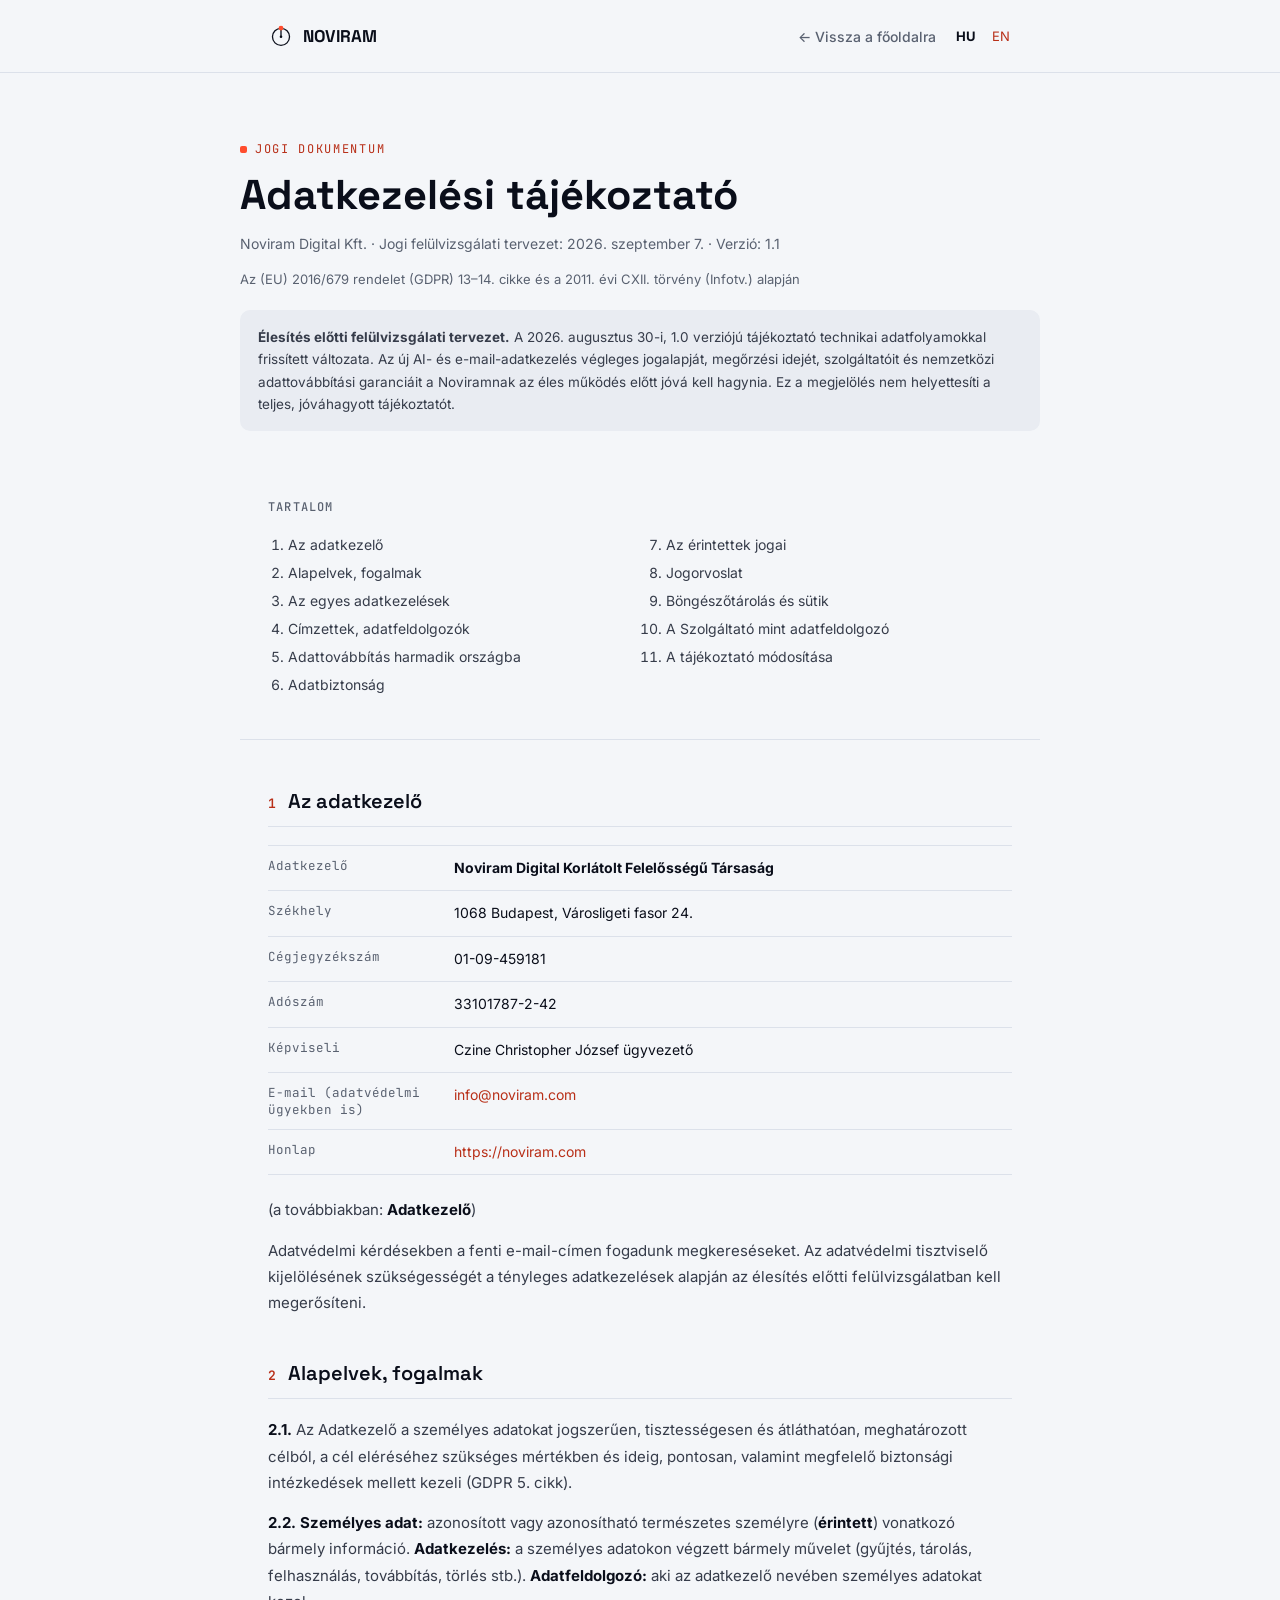
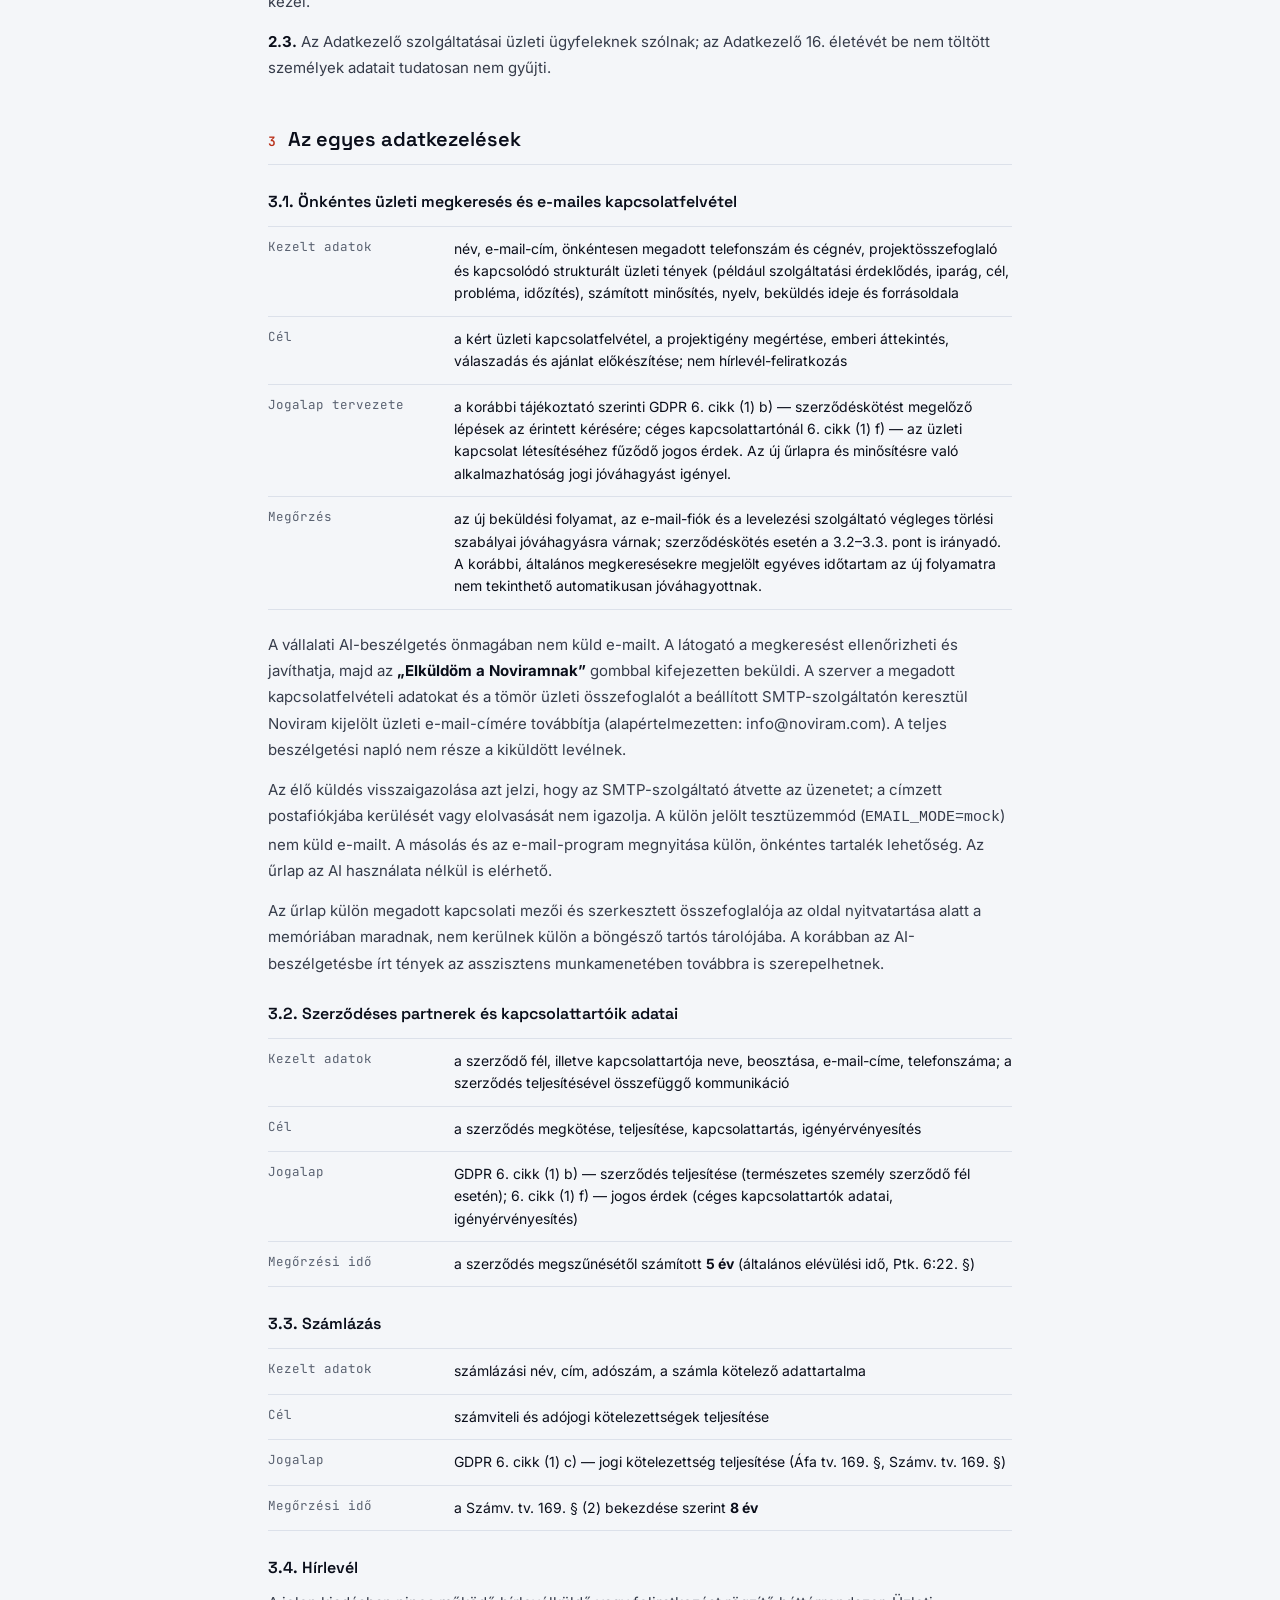
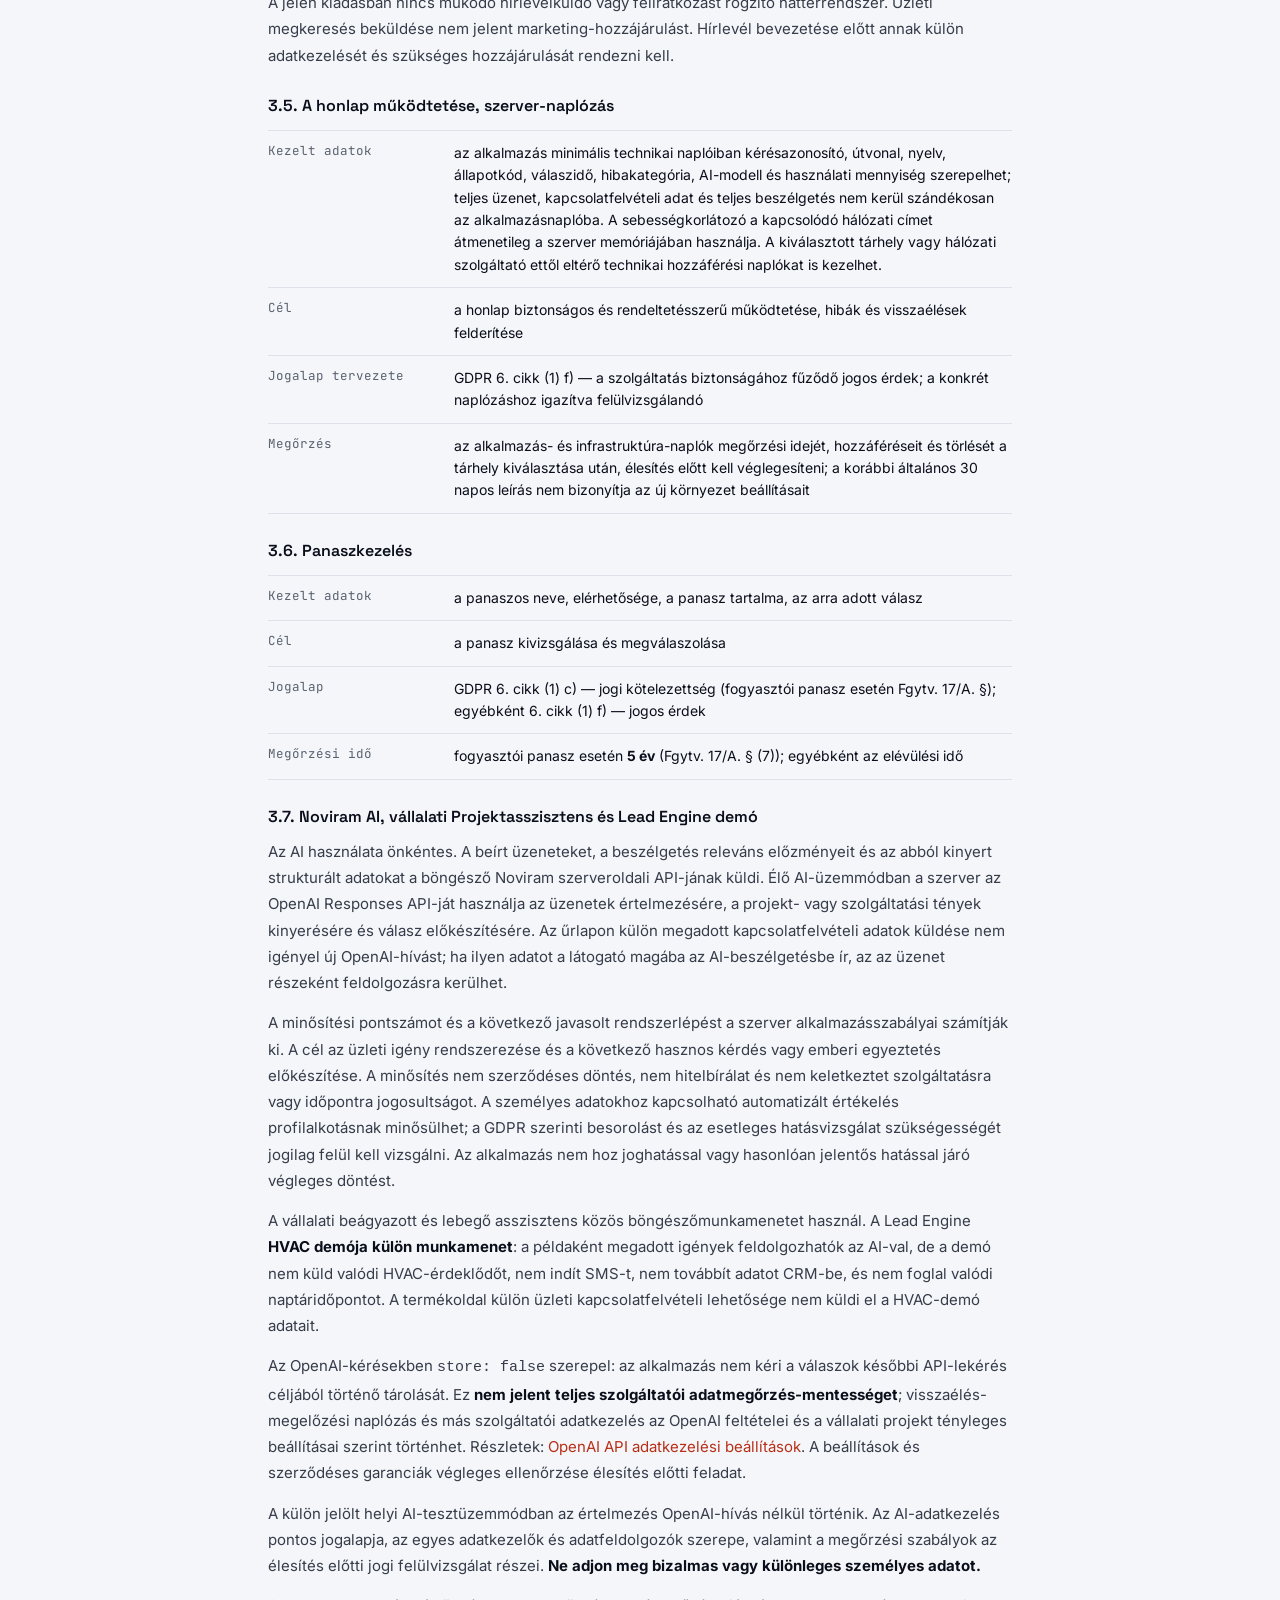
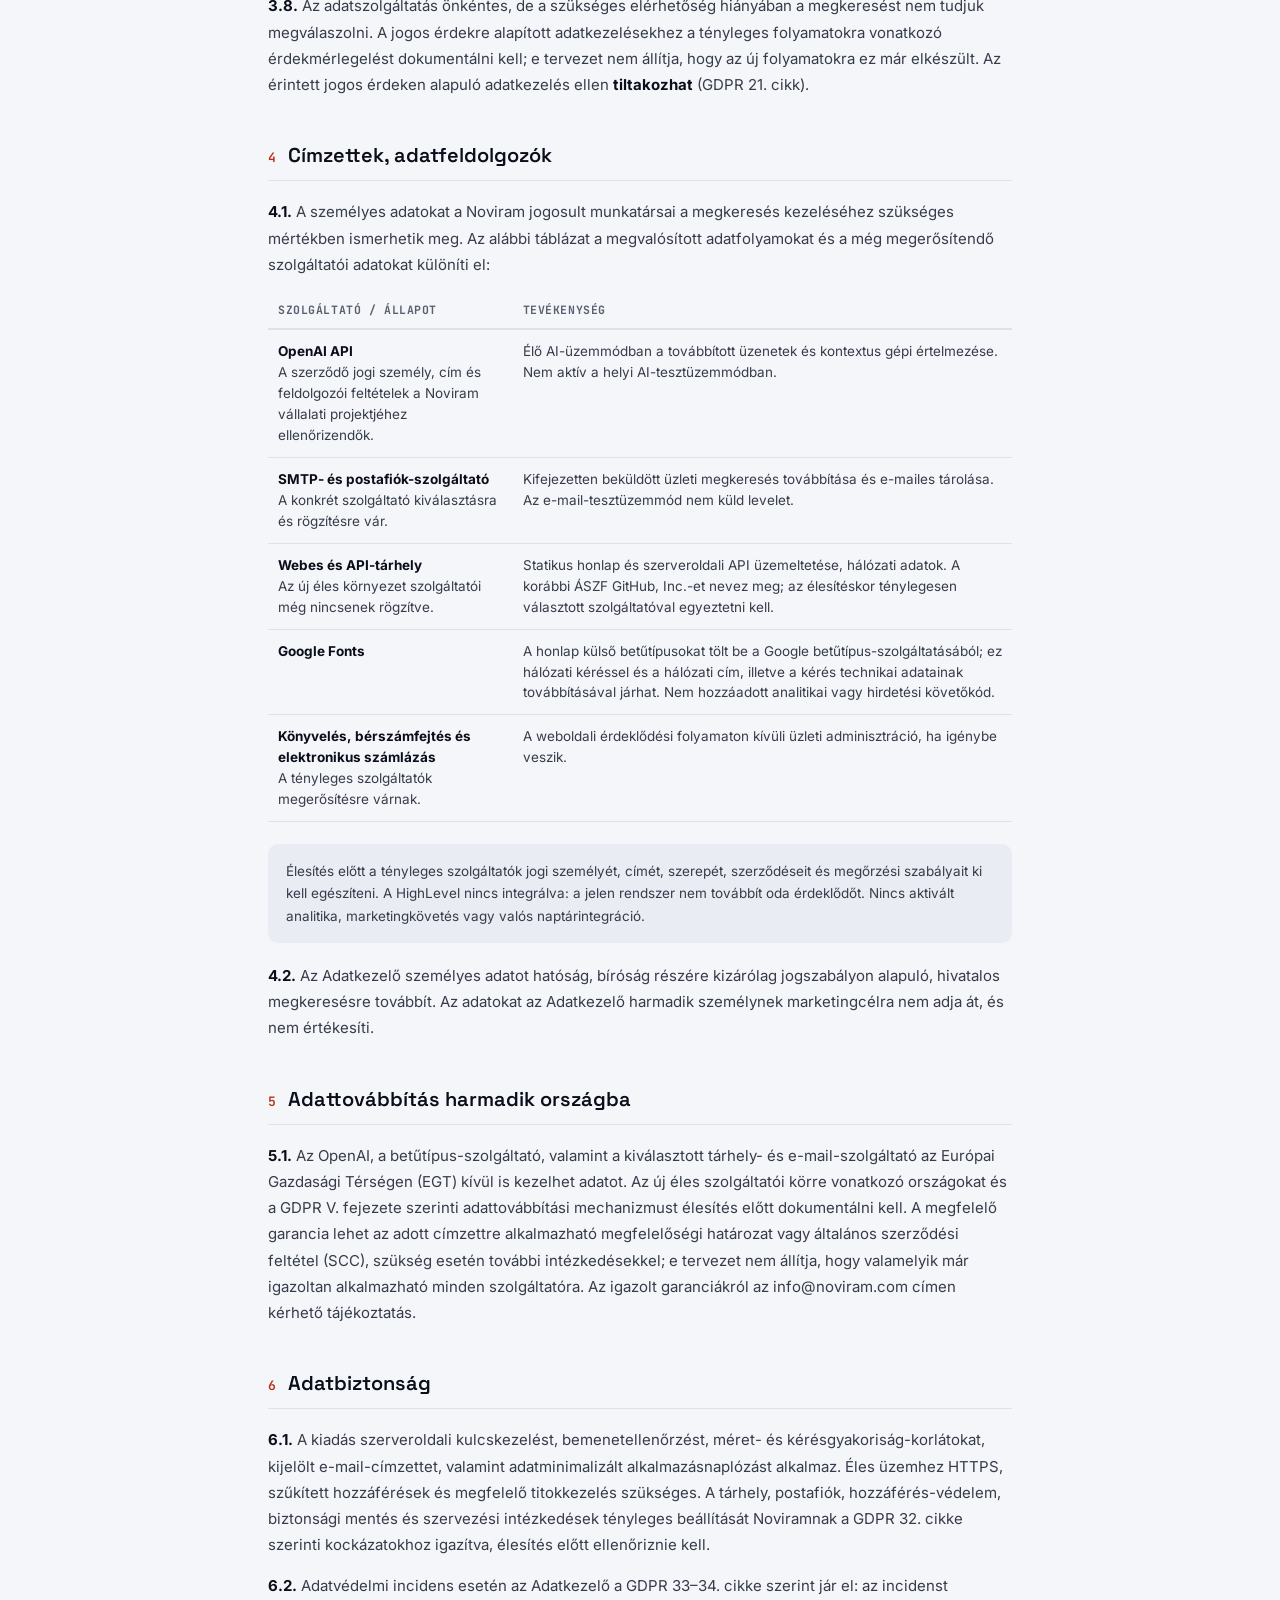
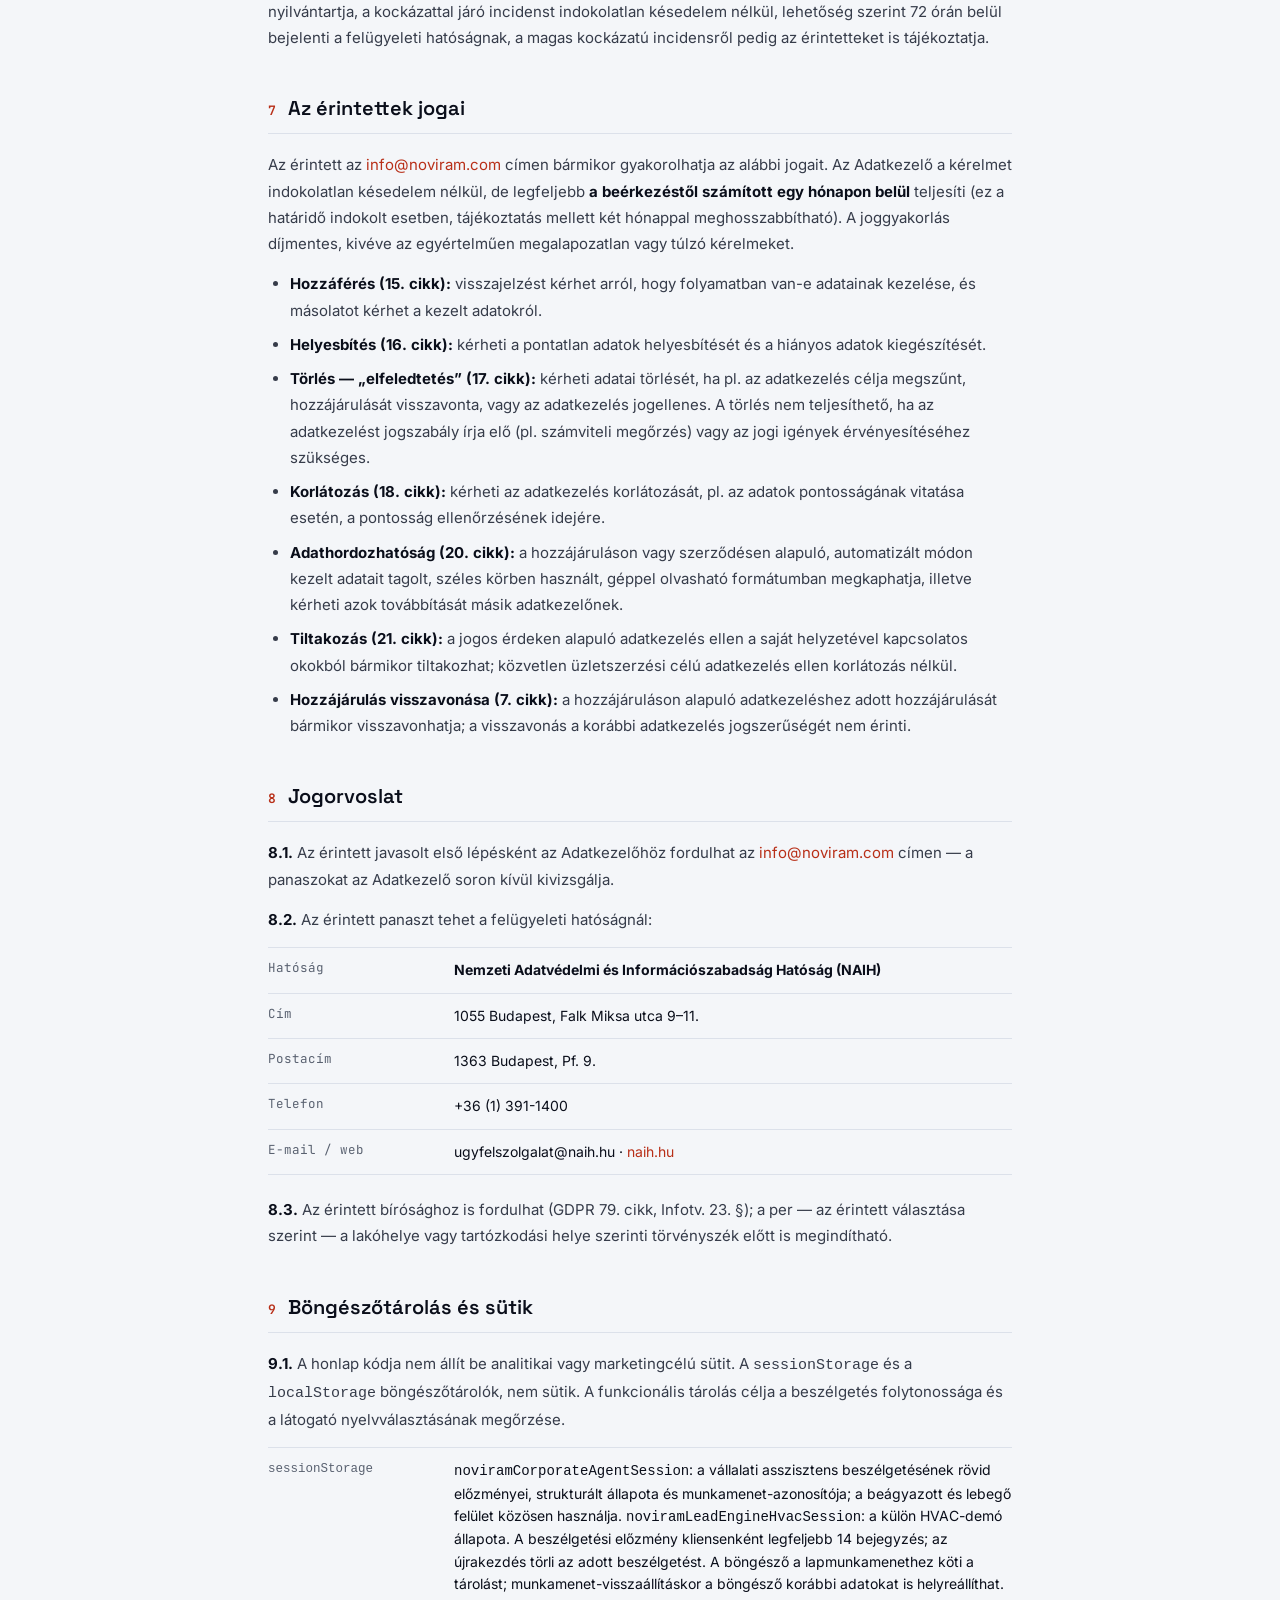
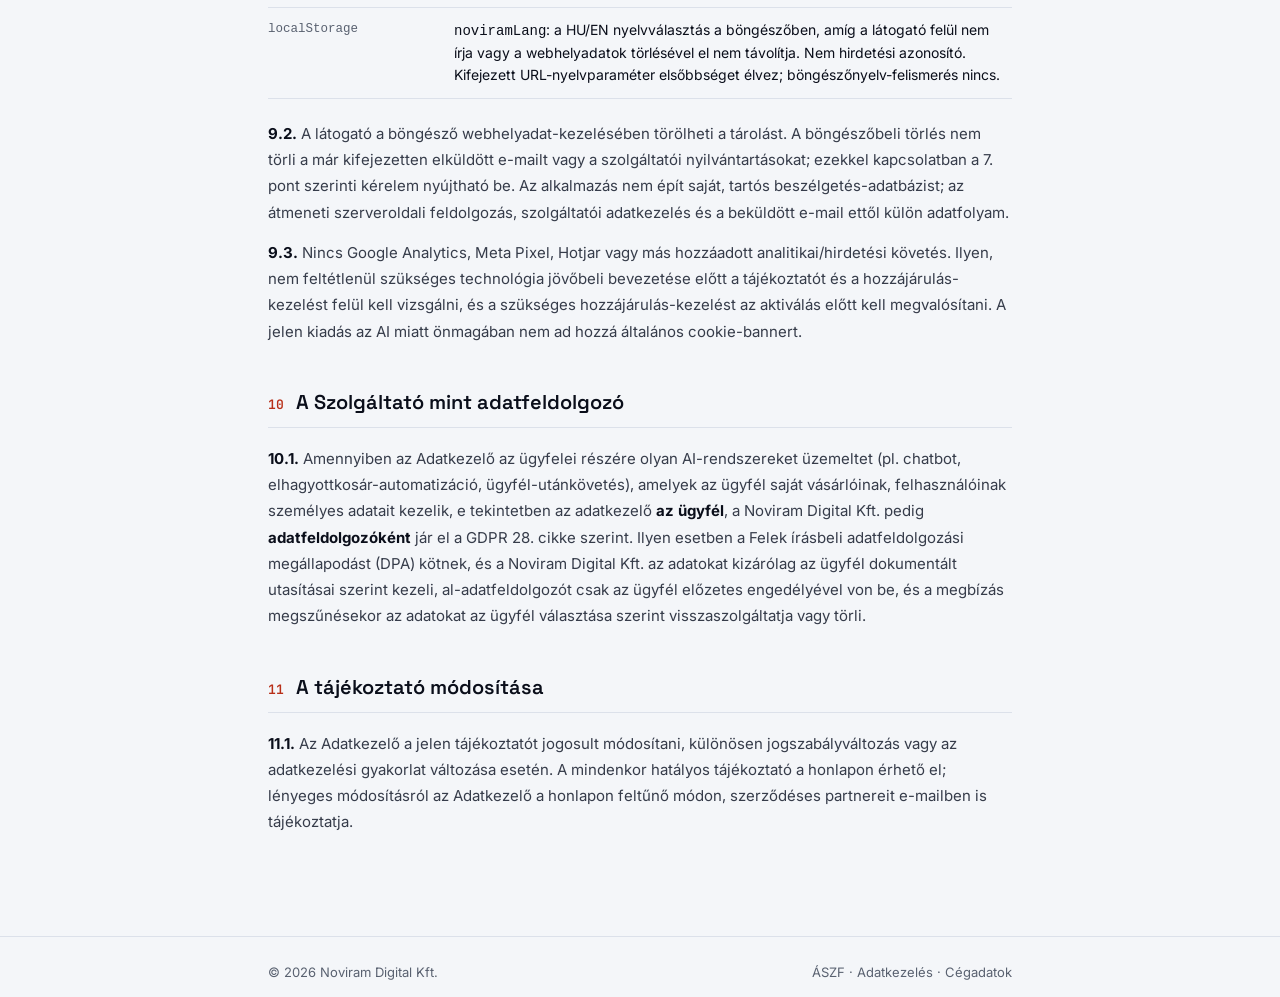
<file: adatkezeles.html>
<!DOCTYPE html>
<html lang="hu" data-legal-kind="privacy">
<head>
<meta charset="UTF-8">
<meta name="viewport" content="width=device-width, initial-scale=1.0">
<title>Adatkezelési tájékoztató — Noviram Digital Kft.</title>
<meta name="description" content="Noviram Digital Kft. adatkezelési tájékoztatója a GDPR és az Infotv. alapján.">
<link rel="icon" href="favicon.svg" type="image/svg+xml">
<link rel="preconnect" href="https://fonts.googleapis.com">
<link rel="preconnect" href="https://fonts.gstatic.com" crossorigin>
<link href="https://fonts.googleapis.com/css2?family=Space+Grotesk:wght@500;600;700&family=Inter:wght@400;500;600;700&family=JetBrains+Mono:wght@400;500&display=swap" rel="stylesheet">
<style>
  :root{
    --ink: #0A0E1A;
    --paper: #F4F6F9;
    --paper-2: #E9ECF2;
    --signal: #FF4D2E;
    --signal-2: #FF8A63;
    --slate: #363c4a;
    --slate-soft: #6b7280;
    --mist: #9aa3b8;
    --wire-light: #DCE1EA;
    --wire-dark: #212a42;
    --white: #ffffff;
    --font-display: 'Space Grotesk', sans-serif;
    --font-body: 'Inter', sans-serif;
    --font-mono: 'JetBrains Mono', monospace;
  }
  *{ box-sizing: border-box; }
  body{
    margin:0; font-family: var(--font-body); color: var(--slate);
    background: var(--paper); -webkit-font-smoothing: antialiased;
  }
  a{ color: var(--signal); text-decoration: none; }
  a:hover{ text-decoration: underline; }
  h1,h2,h3{ font-family: var(--font-display); color: var(--ink); margin:0; }
  .wrap{ max-width: 760px; margin: 0 auto; padding: 0 28px; }
  :focus-visible{ outline: 2px solid var(--signal); outline-offset: 3px; }

  header{ border-bottom: 1px solid var(--wire-light); background: rgba(244,246,249,0.9); position: sticky; top:0; z-index: 10; }
  .doc-header-inner{ display:flex; align-items:center; justify-content:space-between; height:72px; }
  .logo{ display:flex; align-items:center; gap:9px; font-family: var(--font-display); font-weight:700; font-size:17px; color: var(--ink); }
  .back-link{ font-size:14px; font-weight:500; color: var(--slate-soft); }
  .back-link:hover{ color: var(--signal); }

  .doc-title{ padding: 56px 0 28px; }
  .eyebrow{
    font-family: var(--font-mono); font-size:12px; letter-spacing:0.14em; text-transform:uppercase;
    color: var(--signal); display:flex; align-items:center; gap:8px; margin-bottom:14px;
  }
  .eyebrow::before{ content:""; width:7px; height:7px; background: var(--signal); border-radius:2px; }
  .doc-title h1{ font-size: clamp(1.9rem, 4vw, 2.6rem); font-weight:700; line-height:1.1; }
  .doc-meta{ margin-top:14px; font-size:14px; color: var(--slate-soft); }
  .doc-meta-2{ margin-top:6px; font-size:13px; color: var(--slate-soft); }

  .doc-toc{ padding: 20px 0 40px; border-bottom:1px solid var(--wire-light); margin-bottom: 48px; }
  .doc-toc h2{ font-family: var(--font-mono); font-size:12px; letter-spacing:0.1em; text-transform:uppercase; color: var(--slate-soft); margin-bottom:16px; font-weight:500; }
  .doc-toc ol{ columns: 2; column-gap: 32px; margin:0; padding-left: 20px; font-size:14px; line-height:2; }
  .doc-toc a{ color: var(--slate); }
  .doc-toc a:hover{ color: var(--signal); }

  .doc-body{ padding-bottom: 80px; }
  .doc-body section{ margin-bottom: 44px; scroll-margin-top: 90px; }
  .doc-body h2{
    font-size: 20px; font-weight:600; display:flex; align-items:baseline; gap:12px;
    padding-bottom: 12px; margin-bottom: 18px; border-bottom: 1px solid var(--wire-light);
  }
  .doc-body h3{ font-size:16px; font-weight:600; margin: 26px 0 12px; }
  .sec-num{ font-family: var(--font-mono); font-size:13px; color: var(--signal); flex-shrink:0; }
  .doc-body p{ font-size:15px; line-height:1.75; color: var(--slate); margin: 0 0 14px; }
  .doc-body ul{ margin: 0 0 14px; padding-left: 22px; font-size:15px; line-height:1.75; color: var(--slate); }
  .doc-body li{ margin-bottom: 10px; }
  .doc-body strong{ color: var(--ink); }

  .kv-table{ margin: 14px 0 22px; border-top:1px solid var(--wire-light); }
  .kv-table div{ display:grid; grid-template-columns: 170px 1fr; gap:16px; padding: 11px 0; border-bottom:1px solid var(--wire-light); font-size:14px; }
  .kv-table dt{ font-family: var(--font-mono); font-size:12.5px; color: var(--slate-soft); }
  .kv-table dd{ margin:0; color: var(--ink); line-height:1.6; }
  @media (max-width:600px){ .kv-table div{ grid-template-columns: 1fr; gap:2px; } }

  table.data-table{ width:100%; border-collapse: collapse; margin: 14px 0 22px; font-size:13.5px; }
  table.data-table th{
    font-family: var(--font-mono); font-size:11.5px; letter-spacing:0.05em; text-transform:uppercase;
    color: var(--slate-soft); text-align:left; padding: 9px 10px; border-bottom: 2px solid var(--wire-light);
  }
  table.data-table td{ padding: 11px 10px; border-bottom: 1px solid var(--wire-light); color: var(--slate); vertical-align:top; line-height:1.55; }
  table.data-table td strong{ color: var(--ink); }
  .pending{ color: var(--signal); font-style: italic; }

  .doc-note{ background: var(--paper-2); border-radius:10px; padding:16px 18px; font-size:13.5px; color: var(--slate-soft); margin: 20px 0; }

  footer{ border-top:1px solid var(--wire-light); padding: 28px 0; }
  footer .wrap{ font-size:13px; color: var(--slate-soft); display:flex; flex-wrap:wrap; gap:8px 16px; justify-content:space-between; }
  footer a{ color: var(--slate-soft); }
  footer a:hover{ color: var(--signal); }

  @media (max-width:600px){ .doc-toc ol{ columns: 1; } table.data-table{ font-size:12.5px; } }
</style>
<link rel="stylesheet" href="legal.css">
<script src="site-language.js"></script><script src="legal-page.js"></script>
</head>
<body>
<a class="skip-link" href="#adatkezelo">Ugrás a tartalomhoz</a>

<header>
  <div class="wrap doc-header-inner">
    <a class="logo" href="index.html?lang=hu" data-local-href="index.html">
      <svg width="26" height="26" viewBox="0 0 32 32" fill="none" aria-hidden="true">
        <circle cx="16" cy="17" r="10.5" stroke="currentColor" stroke-width="1.6"/>
        <line x1="16" y1="17" x2="16" y2="6.3" stroke="currentColor" stroke-width="1.6"/>
        <circle cx="16" cy="6.3" r="3" fill="var(--signal)"/>
        <circle cx="16" cy="17" r="1.6" fill="currentColor"/>
      </svg>
      NOVIRAM
    </a>
    <div class="doc-navigation"><a class="back-link" href="index.html?lang=hu" data-local-href="index.html">← Vissza a főoldalra</a><nav class="doc-languages" aria-label="Nyelv"><a href="adatkezeles.html?lang=hu" lang="hu" data-legal-language="hu">HU</a><a href="privacy.html?lang=en" lang="en" data-legal-language="en">EN</a></nav></div>
  </div>
</header>

<div class="wrap doc-title">
  <p class="eyebrow">Jogi dokumentum</p>
  <h1>Adatkezelési tájékoztató</h1>
  <p class="doc-meta">Noviram Digital Kft. · Jogi felülvizsgálati tervezet: 2026. szeptember 7. · Verzió: 1.1</p>
  <p class="doc-meta-2">Az (EU) 2016/679 rendelet (GDPR) 13–14. cikke és a 2011. évi CXII. törvény (Infotv.) alapján</p>
  <div class="doc-note"><strong>Élesítés előtti felülvizsgálati tervezet.</strong> A 2026. augusztus 30-i, 1.0 verziójú tájékoztató technikai adatfolyamokkal frissített változata. Az új AI- és e-mail-adatkezelés végleges jogalapját, megőrzési idejét, szolgáltatóit és nemzetközi adattovábbítási garanciáit a Noviramnak az éles működés előtt jóvá kell hagynia. Ez a megjelölés nem helyettesíti a teljes, jóváhagyott tájékoztatót.</div>
</div>

<nav class="doc-toc wrap" aria-label="Tartalomjegyzék">
  <h2>Tartalom</h2>
  <ol>
    <li><a href="#adatkezelo">Az adatkezelő</a></li>
    <li><a href="#alapelvek">Alapelvek, fogalmak</a></li>
    <li><a href="#adatkezelesek">Az egyes adatkezelések</a></li>
    <li><a href="#cimzettek">Címzettek, adatfeldolgozók</a></li>
    <li><a href="#harmadikorszag">Adattovábbítás harmadik országba</a></li>
    <li><a href="#adatbiztonsag">Adatbiztonság</a></li>
    <li><a href="#jogok">Az érintettek jogai</a></li>
    <li><a href="#jogorvoslat">Jogorvoslat</a></li>
    <li><a href="#sutik">Böngészőtárolás és sütik</a></li>
    <li><a href="#adatfeldolgozo">A Szolgáltató mint adatfeldolgozó</a></li>
    <li><a href="#modositas">A tájékoztató módosítása</a></li>
  </ol>
</nav>

<main class="doc-body wrap">

<section id="adatkezelo">
  <h2><span class="sec-num">1</span> Az adatkezelő</h2>
  <dl class="kv-table">
    <div><dt>Adatkezelő</dt><dd><strong>Noviram Digital Korlátolt Felelősségű Társaság</strong></dd></div>
    <div><dt>Székhely</dt><dd>1068 Budapest, Városligeti fasor 24.</dd></div>
    <div><dt>Cégjegyzékszám</dt><dd>01-09-459181</dd></div>
    <div><dt>Adószám</dt><dd>33101787-2-42</dd></div>
    <div><dt>Képviseli</dt><dd>Czine Christopher József ügyvezető</dd></div>
    <div><dt>E-mail (adatvédelmi ügyekben is)</dt><dd><a href="mailto:info@noviram.com">info@noviram.com</a></dd></div>
    <div><dt>Honlap</dt><dd><a href="https://noviram.com">https://noviram.com</a></dd></div>
  </dl>
  <p>(a továbbiakban: <strong>Adatkezelő</strong>)</p>
  <p>Adatvédelmi kérdésekben a fenti e-mail-címen fogadunk megkereséseket. Az adatvédelmi tisztviselő kijelölésének szükségességét a tényleges adatkezelések alapján az élesítés előtti felülvizsgálatban kell megerősíteni.</p>
</section>

<section id="alapelvek">
  <h2><span class="sec-num">2</span> Alapelvek, fogalmak</h2>
  <p><strong>2.1.</strong> Az Adatkezelő a személyes adatokat jogszerűen, tisztességesen és átláthatóan, meghatározott célból, a cél eléréséhez szükséges mértékben és ideig, pontosan, valamint megfelelő biztonsági intézkedések mellett kezeli (GDPR 5. cikk).</p>
  <p><strong>2.2. Személyes adat:</strong> azonosított vagy azonosítható természetes személyre (<strong>érintett</strong>) vonatkozó bármely információ. <strong>Adatkezelés:</strong> a személyes adatokon végzett bármely művelet (gyűjtés, tárolás, felhasználás, továbbítás, törlés stb.). <strong>Adatfeldolgozó:</strong> aki az adatkezelő nevében személyes adatokat kezel.</p>
  <p><strong>2.3.</strong> Az Adatkezelő szolgáltatásai üzleti ügyfeleknek szólnak; az Adatkezelő 16. életévét be nem töltött személyek adatait tudatosan nem gyűjti.</p>
</section>

<section id="adatkezelesek">
  <h2><span class="sec-num">3</span> Az egyes adatkezelések</h2>

  <h3>3.1. Önkéntes üzleti megkeresés és e-mailes kapcsolatfelvétel</h3>
  <dl class="kv-table">
    <div><dt>Kezelt adatok</dt><dd>név, e-mail-cím, önkéntesen megadott telefonszám és cégnév, projektösszefoglaló és kapcsolódó strukturált üzleti tények (például szolgáltatási érdeklődés, iparág, cél, probléma, időzítés), számított minősítés, nyelv, beküldés ideje és forrásoldala</dd></div>
    <div><dt>Cél</dt><dd>a kért üzleti kapcsolatfelvétel, a projektigény megértése, emberi áttekintés, válaszadás és ajánlat előkészítése; nem hírlevél-feliratkozás</dd></div>
    <div><dt>Jogalap tervezete</dt><dd>a korábbi tájékoztató szerinti GDPR 6. cikk (1) b) — szerződéskötést megelőző lépések az érintett kérésére; céges kapcsolattartónál 6. cikk (1) f) — az üzleti kapcsolat létesítéséhez fűződő jogos érdek. Az új űrlapra és minősítésre való alkalmazhatóság jogi jóváhagyást igényel.</dd></div>
    <div><dt>Megőrzés</dt><dd>az új beküldési folyamat, az e-mail-fiók és a levelezési szolgáltató végleges törlési szabályai jóváhagyásra várnak; szerződéskötés esetén a 3.2–3.3. pont is irányadó. A korábbi, általános megkeresésekre megjelölt egyéves időtartam az új folyamatra nem tekinthető automatikusan jóváhagyottnak.</dd></div>
  </dl>
  <p>A vállalati AI-beszélgetés önmagában nem küld e-mailt. A látogató a megkeresést ellenőrizheti és javíthatja, majd az <strong>„Elküldöm a Noviramnak”</strong> gombbal kifejezetten beküldi. A szerver a megadott kapcsolatfelvételi adatokat és a tömör üzleti összefoglalót a beállított SMTP-szolgáltatón keresztül Noviram kijelölt üzleti e-mail-címére továbbítja (alapértelmezetten: info@noviram.com). A teljes beszélgetési napló nem része a kiküldött levélnek.</p>
  <p>Az élő küldés visszaigazolása azt jelzi, hogy az SMTP-szolgáltató átvette az üzenetet; a címzett postafiókjába kerülését vagy elolvasását nem igazolja. A külön jelölt tesztüzemmód (<code>EMAIL_MODE=mock</code>) nem küld e-mailt. A másolás és az e-mail-program megnyitása külön, önkéntes tartalék lehetőség. Az űrlap az AI használata nélkül is elérhető.</p>
  <p>Az űrlap külön megadott kapcsolati mezői és szerkesztett összefoglalója az oldal nyitvatartása alatt a memóriában maradnak, nem kerülnek külön a böngésző tartós tárolójába. A korábban az AI-beszélgetésbe írt tények az asszisztens munkamenetében továbbra is szerepelhetnek.</p>

  <h3>3.2. Szerződéses partnerek és kapcsolattartóik adatai</h3>
  <dl class="kv-table">
    <div><dt>Kezelt adatok</dt><dd>a szerződő fél, illetve kapcsolattartója neve, beosztása, e-mail-címe, telefonszáma; a szerződés teljesítésével összefüggő kommunikáció</dd></div>
    <div><dt>Cél</dt><dd>a szerződés megkötése, teljesítése, kapcsolattartás, igényérvényesítés</dd></div>
    <div><dt>Jogalap</dt><dd>GDPR 6. cikk (1) b) — szerződés teljesítése (természetes személy szerződő fél esetén); 6. cikk (1) f) — jogos érdek (céges kapcsolattartók adatai, igényérvényesítés)</dd></div>
    <div><dt>Megőrzési idő</dt><dd>a szerződés megszűnésétől számított <strong>5 év</strong> (általános elévülési idő, Ptk. 6:22. §)</dd></div>
  </dl>

  <h3>3.3. Számlázás</h3>
  <dl class="kv-table">
    <div><dt>Kezelt adatok</dt><dd>számlázási név, cím, adószám, a számla kötelező adattartalma</dd></div>
    <div><dt>Cél</dt><dd>számviteli és adójogi kötelezettségek teljesítése</dd></div>
    <div><dt>Jogalap</dt><dd>GDPR 6. cikk (1) c) — jogi kötelezettség teljesítése (Áfa tv. 169. §, Számv. tv. 169. §)</dd></div>
    <div><dt>Megőrzési idő</dt><dd>a Számv. tv. 169. § (2) bekezdése szerint <strong>8 év</strong></dd></div>
  </dl>

  <h3>3.4. Hírlevél</h3>
  <p>A jelen kiadásban nincs működő hírlevélküldő vagy feliratkozást rögzítő háttérrendszer. Üzleti megkeresés beküldése nem jelent marketing-hozzájárulást. Hírlevél bevezetése előtt annak külön adatkezelését és szükséges hozzájárulását rendezni kell.</p>

  <h3>3.5. A honlap működtetése, szerver-naplózás</h3>
  <dl class="kv-table">
    <div><dt>Kezelt adatok</dt><dd>az alkalmazás minimális technikai naplóiban kérésazonosító, útvonal, nyelv, állapotkód, válaszidő, hibakategória, AI-modell és használati mennyiség szerepelhet; teljes üzenet, kapcsolatfelvételi adat és teljes beszélgetés nem kerül szándékosan az alkalmazásnaplóba. A sebességkorlátozó a kapcsolódó hálózati címet átmenetileg a szerver memóriájában használja. A kiválasztott tárhely vagy hálózati szolgáltató ettől eltérő technikai hozzáférési naplókat is kezelhet.</dd></div>
    <div><dt>Cél</dt><dd>a honlap biztonságos és rendeltetésszerű működtetése, hibák és visszaélések felderítése</dd></div>
    <div><dt>Jogalap tervezete</dt><dd>GDPR 6. cikk (1) f) — a szolgáltatás biztonságához fűződő jogos érdek; a konkrét naplózáshoz igazítva felülvizsgálandó</dd></div>
    <div><dt>Megőrzés</dt><dd>az alkalmazás- és infrastruktúra-naplók megőrzési idejét, hozzáféréseit és törlését a tárhely kiválasztása után, élesítés előtt kell véglegesíteni; a korábbi általános 30 napos leírás nem bizonyítja az új környezet beállításait</dd></div>
  </dl>

  <h3>3.6. Panaszkezelés</h3>
  <dl class="kv-table">
    <div><dt>Kezelt adatok</dt><dd>a panaszos neve, elérhetősége, a panasz tartalma, az arra adott válasz</dd></div>
    <div><dt>Cél</dt><dd>a panasz kivizsgálása és megválaszolása</dd></div>
    <div><dt>Jogalap</dt><dd>GDPR 6. cikk (1) c) — jogi kötelezettség (fogyasztói panasz esetén Fgytv. 17/A. §); egyébként 6. cikk (1) f) — jogos érdek</dd></div>
    <div><dt>Megőrzési idő</dt><dd>fogyasztói panasz esetén <strong>5 év</strong> (Fgytv. 17/A. § (7)); egyébként az elévülési idő</dd></div>
  </dl>

  <h3>3.7. Noviram AI, vállalati Projektasszisztens és Lead Engine demó</h3>
  <p>Az AI használata önkéntes. A beírt üzeneteket, a beszélgetés releváns előzményeit és az abból kinyert strukturált adatokat a böngésző Noviram szerveroldali API-jának küldi. Élő AI-üzemmódban a szerver az OpenAI Responses API-ját használja az üzenetek értelmezésére, a projekt- vagy szolgáltatási tények kinyerésére és válasz előkészítésére. Az űrlapon külön megadott kapcsolatfelvételi adatok küldése nem igényel új OpenAI-hívást; ha ilyen adatot a látogató magába az AI-beszélgetésbe ír, az az üzenet részeként feldolgozásra kerülhet.</p>
  <p>A minősítési pontszámot és a következő javasolt rendszerlépést a szerver alkalmazásszabályai számítják ki. A cél az üzleti igény rendszerezése és a következő hasznos kérdés vagy emberi egyeztetés előkészítése. A minősítés nem szerződéses döntés, nem hitelbírálat és nem keletkeztet szolgáltatásra vagy időpontra jogosultságot. A személyes adatokhoz kapcsolható automatizált értékelés profilalkotásnak minősülhet; a GDPR szerinti besorolást és az esetleges hatásvizsgálat szükségességét jogilag felül kell vizsgálni. Az alkalmazás nem hoz joghatással vagy hasonlóan jelentős hatással járó végleges döntést.</p>
  <p>A vállalati beágyazott és lebegő asszisztens közös böngészőmunkamenetet használ. A Lead Engine <strong>HVAC demója külön munkamenet</strong>: a példaként megadott igények feldolgozhatók az AI-val, de a demó nem küld valódi HVAC-érdeklődőt, nem indít SMS-t, nem továbbít adatot CRM-be, és nem foglal valódi naptáridőpontot. A termékoldal külön üzleti kapcsolatfelvételi lehetősége nem küldi el a HVAC-demó adatait.</p>
  <p>Az OpenAI-kérésekben <code>store: false</code> szerepel: az alkalmazás nem kéri a válaszok későbbi API-lekérés céljából történő tárolását. Ez <strong>nem jelent teljes szolgáltatói adatmegőrzés-mentességet</strong>; visszaélés-megelőzési naplózás és más szolgáltatói adatkezelés az OpenAI feltételei és a vállalati projekt tényleges beállításai szerint történhet. Részletek: <a href="https://developers.openai.com/api/docs/guides/your-data" target="_blank" rel="noopener noreferrer">OpenAI API adatkezelési beállítások</a>. A beállítások és szerződéses garanciák végleges ellenőrzése élesítés előtti feladat.</p>
  <p>A külön jelölt helyi AI-tesztüzemmódban az értelmezés OpenAI-hívás nélkül történik. Az AI-adatkezelés pontos jogalapja, az egyes adatkezelők és adatfeldolgozók szerepe, valamint a megőrzési szabályok az élesítés előtti jogi felülvizsgálat részei. <strong>Ne adjon meg bizalmas vagy különleges személyes adatot.</strong></p>
  <p><strong>3.8.</strong> Az adatszolgáltatás önkéntes, de a szükséges elérhetőség hiányában a megkeresést nem tudjuk megválaszolni. A jogos érdekre alapított adatkezelésekhez a tényleges folyamatokra vonatkozó érdekmérlegelést dokumentálni kell; e tervezet nem állítja, hogy az új folyamatokra ez már elkészült. Az érintett jogos érdeken alapuló adatkezelés ellen <strong>tiltakozhat</strong> (GDPR 21. cikk).</p>
</section>

<section id="cimzettek">
  <h2><span class="sec-num">4</span> Címzettek, adatfeldolgozók</h2>
  <p><strong>4.1.</strong> A személyes adatokat a Noviram jogosult munkatársai a megkeresés kezeléséhez szükséges mértékben ismerhetik meg. Az alábbi táblázat a megvalósított adatfolyamokat és a még megerősítendő szolgáltatói adatokat különíti el:</p>
  <table class="data-table">
    <tr><th scope="col">Szolgáltató / állapot</th><th scope="col">Tevékenység</th></tr>
    <tr><td><strong>OpenAI API</strong><br>A szerződő jogi személy, cím és feldolgozói feltételek a Noviram vállalati projektjéhez ellenőrizendők.</td><td>Élő AI-üzemmódban a továbbított üzenetek és kontextus gépi értelmezése. Nem aktív a helyi AI-tesztüzemmódban.</td></tr>
    <tr><td><strong>SMTP- és postafiók-szolgáltató</strong><br>A konkrét szolgáltató kiválasztásra és rögzítésre vár.</td><td>Kifejezetten beküldött üzleti megkeresés továbbítása és e-mailes tárolása. Az e-mail-tesztüzemmód nem küld levelet.</td></tr>
    <tr><td><strong>Webes és API-tárhely</strong><br>Az új éles környezet szolgáltatói még nincsenek rögzítve.</td><td>Statikus honlap és szerveroldali API üzemeltetése, hálózati adatok. A korábbi ÁSZF GitHub, Inc.-et nevez meg; az élesítéskor ténylegesen választott szolgáltatóval egyeztetni kell.</td></tr>
    <tr><td><strong>Google Fonts</strong></td><td>A honlap külső betűtípusokat tölt be a Google betűtípus-szolgáltatásából; ez hálózati kéréssel és a hálózati cím, illetve a kérés technikai adatainak továbbításával járhat. Nem hozzáadott analitikai vagy hirdetési követőkód.</td></tr>
    <tr><td><strong>Könyvelés, bérszámfejtés és elektronikus számlázás</strong><br>A tényleges szolgáltatók megerősítésre várnak.</td><td>A weboldali érdeklődési folyamaton kívüli üzleti adminisztráció, ha igénybe veszik.</td></tr>
  </table>
  <div class="doc-note">Élesítés előtt a tényleges szolgáltatók jogi személyét, címét, szerepét, szerződéseit és megőrzési szabályait ki kell egészíteni. A HighLevel nincs integrálva: a jelen rendszer nem továbbít oda érdeklődőt. Nincs aktivált analitika, marketingkövetés vagy valós naptárintegráció.</div>
  <p><strong>4.2.</strong> Az Adatkezelő személyes adatot hatóság, bíróság részére kizárólag jogszabályon alapuló, hivatalos megkeresésre továbbít. Az adatokat az Adatkezelő harmadik személynek marketingcélra nem adja át, és nem értékesíti.</p>
</section>

<section id="harmadikorszag">
  <h2><span class="sec-num">5</span> Adattovábbítás harmadik országba</h2>
  <p><strong>5.1.</strong> Az OpenAI, a betűtípus-szolgáltató, valamint a kiválasztott tárhely- és e-mail-szolgáltató az Európai Gazdasági Térségen (EGT) kívül is kezelhet adatot. Az új éles szolgáltatói körre vonatkozó országokat és a GDPR V. fejezete szerinti adattovábbítási mechanizmust élesítés előtt dokumentálni kell. A megfelelő garancia lehet az adott címzettre alkalmazható megfelelőségi határozat vagy általános szerződési feltétel (SCC), szükség esetén további intézkedésekkel; e tervezet nem állítja, hogy valamelyik már igazoltan alkalmazható minden szolgáltatóra. Az igazolt garanciákról az info@noviram.com címen kérhető tájékoztatás.</p>
</section>

<section id="adatbiztonsag">
  <h2><span class="sec-num">6</span> Adatbiztonság</h2>
  <p><strong>6.1.</strong> A kiadás szerveroldali kulcskezelést, bemenetellenőrzést, méret- és kérésgyakoriság-korlátokat, kijelölt e-mail-címzettet, valamint adatminimalizált alkalmazásnaplózást alkalmaz. Éles üzemhez HTTPS, szűkített hozzáférések és megfelelő titokkezelés szükséges. A tárhely, postafiók, hozzáférés-védelem, biztonsági mentés és szervezési intézkedések tényleges beállítását Noviramnak a GDPR 32. cikke szerinti kockázatokhoz igazítva, élesítés előtt ellenőriznie kell.</p>
  <p><strong>6.2.</strong> Adatvédelmi incidens esetén az Adatkezelő a GDPR 33–34. cikke szerint jár el: az incidenst nyilvántartja, a kockázattal járó incidenst indokolatlan késedelem nélkül, lehetőség szerint 72 órán belül bejelenti a felügyeleti hatóságnak, a magas kockázatú incidensről pedig az érintetteket is tájékoztatja.</p>
</section>

<section id="jogok">
  <h2><span class="sec-num">7</span> Az érintettek jogai</h2>
  <p>Az érintett az <a href="mailto:info@noviram.com">info@noviram.com</a> címen bármikor gyakorolhatja az alábbi jogait. Az Adatkezelő a kérelmet indokolatlan késedelem nélkül, de legfeljebb <strong>a beérkezéstől számított egy hónapon belül</strong> teljesíti (ez a határidő indokolt esetben, tájékoztatás mellett két hónappal meghosszabbítható). A joggyakorlás díjmentes, kivéve az egyértelműen megalapozatlan vagy túlzó kérelmeket.</p>
  <ul>
    <li><strong>Hozzáférés (15. cikk):</strong> visszajelzést kérhet arról, hogy folyamatban van-e adatainak kezelése, és másolatot kérhet a kezelt adatokról.</li>
    <li><strong>Helyesbítés (16. cikk):</strong> kérheti a pontatlan adatok helyesbítését és a hiányos adatok kiegészítését.</li>
    <li><strong>Törlés — „elfeledtetés” (17. cikk):</strong> kérheti adatai törlését, ha pl. az adatkezelés célja megszűnt, hozzájárulását visszavonta, vagy az adatkezelés jogellenes. A törlés nem teljesíthető, ha az adatkezelést jogszabály írja elő (pl. számviteli megőrzés) vagy az jogi igények érvényesítéséhez szükséges.</li>
    <li><strong>Korlátozás (18. cikk):</strong> kérheti az adatkezelés korlátozását, pl. az adatok pontosságának vitatása esetén, a pontosság ellenőrzésének idejére.</li>
    <li><strong>Adathordozhatóság (20. cikk):</strong> a hozzájáruláson vagy szerződésen alapuló, automatizált módon kezelt adatait tagolt, széles körben használt, géppel olvasható formátumban megkaphatja, illetve kérheti azok továbbítását másik adatkezelőnek.</li>
    <li><strong>Tiltakozás (21. cikk):</strong> a jogos érdeken alapuló adatkezelés ellen a saját helyzetével kapcsolatos okokból bármikor tiltakozhat; közvetlen üzletszerzési célú adatkezelés ellen korlátozás nélkül.</li>
    <li><strong>Hozzájárulás visszavonása (7. cikk):</strong> a hozzájáruláson alapuló adatkezeléshez adott hozzájárulását bármikor visszavonhatja; a visszavonás a korábbi adatkezelés jogszerűségét nem érinti.</li>
  </ul>
</section>

<section id="jogorvoslat">
  <h2><span class="sec-num">8</span> Jogorvoslat</h2>
  <p><strong>8.1.</strong> Az érintett javasolt első lépésként az Adatkezelőhöz fordulhat az <a href="mailto:info@noviram.com">info@noviram.com</a> címen — a panaszokat az Adatkezelő soron kívül kivizsgálja.</p>
  <p><strong>8.2.</strong> Az érintett panaszt tehet a felügyeleti hatóságnál:</p>
  <dl class="kv-table">
    <div><dt>Hatóság</dt><dd><strong>Nemzeti Adatvédelmi és Információszabadság Hatóság (NAIH)</strong></dd></div>
    <div><dt>Cím</dt><dd>1055 Budapest, Falk Miksa utca 9–11.</dd></div>
    <div><dt>Postacím</dt><dd>1363 Budapest, Pf. 9.</dd></div>
    <div><dt>Telefon</dt><dd>+36 (1) 391-1400</dd></div>
    <div><dt>E-mail / web</dt><dd>ugyfelszolgalat@naih.hu · <a href="https://naih.hu" target="_blank" rel="noopener noreferrer">naih.hu</a></dd></div>
  </dl>
  <p><strong>8.3.</strong> Az érintett bírósághoz is fordulhat (GDPR 79. cikk, Infotv. 23. §); a per — az érintett választása szerint — a lakóhelye vagy tartózkodási helye szerinti törvényszék előtt is megindítható.</p>
</section>

<section id="sutik">
  <h2><span class="sec-num">9</span> Böngészőtárolás és sütik</h2>
  <p><strong>9.1.</strong> A honlap kódja nem állít be analitikai vagy marketingcélú sütit. A <code>sessionStorage</code> és a <code>localStorage</code> böngészőtárolók, nem sütik. A funkcionális tárolás célja a beszélgetés folytonossága és a látogató nyelvválasztásának megőrzése.</p>
  <dl class="kv-table"><div><dt><code>sessionStorage</code></dt><dd><code>noviramCorporateAgentSession</code>: a vállalati asszisztens beszélgetésének rövid előzményei, strukturált állapota és munkamenet-azonosítója; a beágyazott és lebegő felület közösen használja. <code>noviramLeadEngineHvacSession</code>: a külön HVAC-demó állapota. A beszélgetési előzmény kliensenként legfeljebb 14 bejegyzés; az újrakezdés törli az adott beszélgetést. A böngésző a lapmunkamenethez köti a tárolást; munkamenet-visszaállításkor a böngésző korábbi adatokat is helyreállíthat.</dd></div><div><dt><code>localStorage</code></dt><dd><code>noviramLang</code>: a HU/EN nyelvválasztás a böngészőben, amíg a látogató felül nem írja vagy a webhelyadatok törlésével el nem távolítja. Nem hirdetési azonosító. Kifejezett URL-nyelvparaméter elsőbbséget élvez; böngészőnyelv-felismerés nincs.</dd></div></dl>
  <p><strong>9.2.</strong> A látogató a böngésző webhelyadat-kezelésében törölheti a tárolást. A böngészőbeli törlés nem törli a már kifejezetten elküldött e-mailt vagy a szolgáltatói nyilvántartásokat; ezekkel kapcsolatban a 7. pont szerinti kérelem nyújtható be. Az alkalmazás nem épít saját, tartós beszélgetés-adatbázist; az átmeneti szerveroldali feldolgozás, szolgáltatói adatkezelés és a beküldött e-mail ettől külön adatfolyam.</p>
  <p><strong>9.3.</strong> Nincs Google Analytics, Meta Pixel, Hotjar vagy más hozzáadott analitikai/hirdetési követés. Ilyen, nem feltétlenül szükséges technológia jövőbeli bevezetése előtt a tájékoztatót és a hozzájárulás-kezelést felül kell vizsgálni, és a szükséges hozzájárulás-kezelést az aktiválás előtt kell megvalósítani. A jelen kiadás az AI miatt önmagában nem ad hozzá általános cookie-bannert.</p>
</section>

<section id="adatfeldolgozo">
  <h2><span class="sec-num">10</span> A Szolgáltató mint adatfeldolgozó</h2>
  <p><strong>10.1.</strong> Amennyiben az Adatkezelő az ügyfelei részére olyan AI-rendszereket üzemeltet (pl. chatbot, elhagyottkosár-automatizáció, ügyfél-utánkövetés), amelyek az ügyfél saját vásárlóinak, felhasználóinak személyes adatait kezelik, e tekintetben az adatkezelő <strong>az ügyfél</strong>, a Noviram Digital Kft. pedig <strong>adatfeldolgozóként</strong> jár el a GDPR 28. cikke szerint. Ilyen esetben a Felek írásbeli adatfeldolgozási megállapodást (DPA) kötnek, és a Noviram Digital Kft. az adatokat kizárólag az ügyfél dokumentált utasításai szerint kezeli, al-adatfeldolgozót csak az ügyfél előzetes engedélyével von be, és a megbízás megszűnésekor az adatokat az ügyfél választása szerint visszaszolgáltatja vagy törli.</p>
</section>

<section id="modositas">
  <h2><span class="sec-num">11</span> A tájékoztató módosítása</h2>
  <p><strong>11.1.</strong> Az Adatkezelő a jelen tájékoztatót jogosult módosítani, különösen jogszabályváltozás vagy az adatkezelési gyakorlat változása esetén. A mindenkor hatályos tájékoztató a honlapon érhető el; lényeges módosításról az Adatkezelő a honlapon feltűnő módon, szerződéses partnereit e-mailben is tájékoztatja.</p>
</section>

</main>

<footer>
  <div class="wrap">
    <span>© 2026 Noviram Digital Kft.</span>
    <span><a href="aszf.html?lang=hu" data-noviram-legal="terms">ÁSZF</a> · <a href="adatkezeles.html?lang=hu" data-noviram-legal="privacy">Adatkezelés</a> · <a href="company-details.html?lang=hu" data-noviram-legal="company">Cégadatok</a></span>
  </div>
</footer>

</body>
</html>
</file>
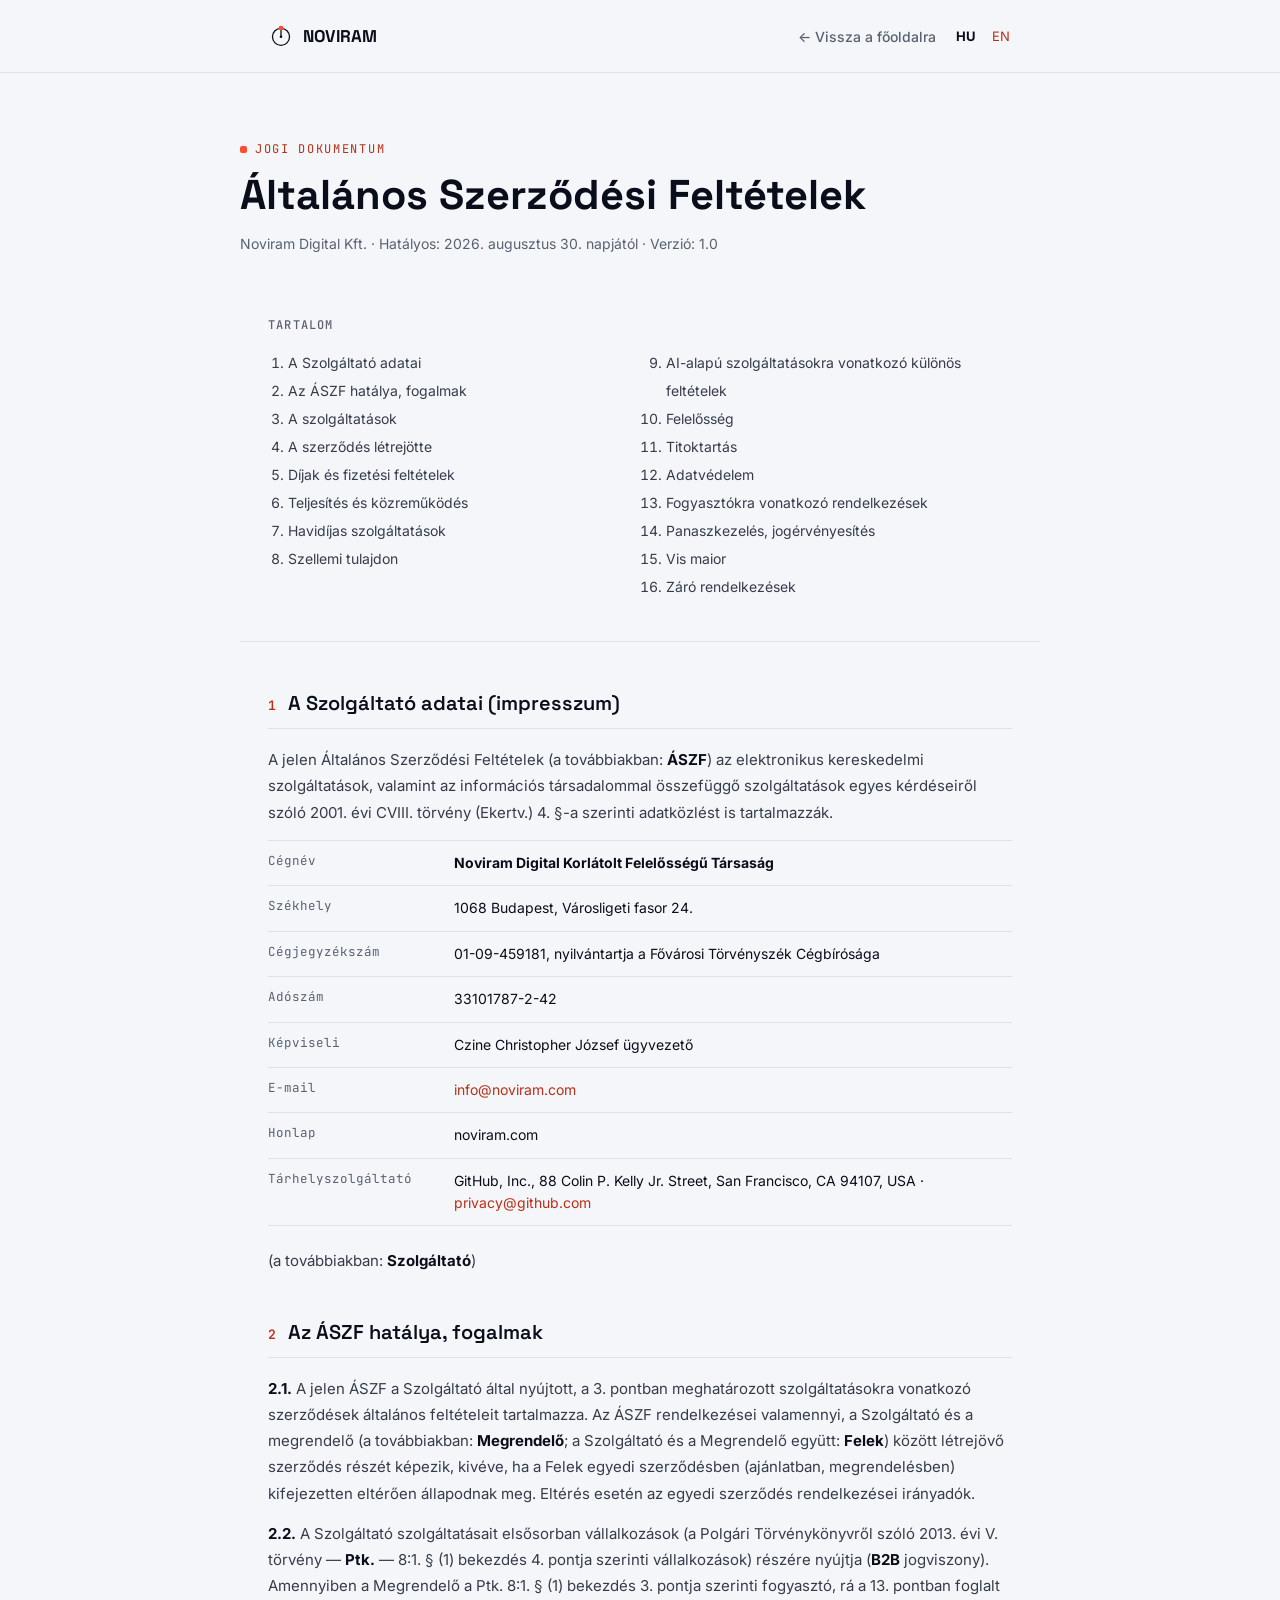
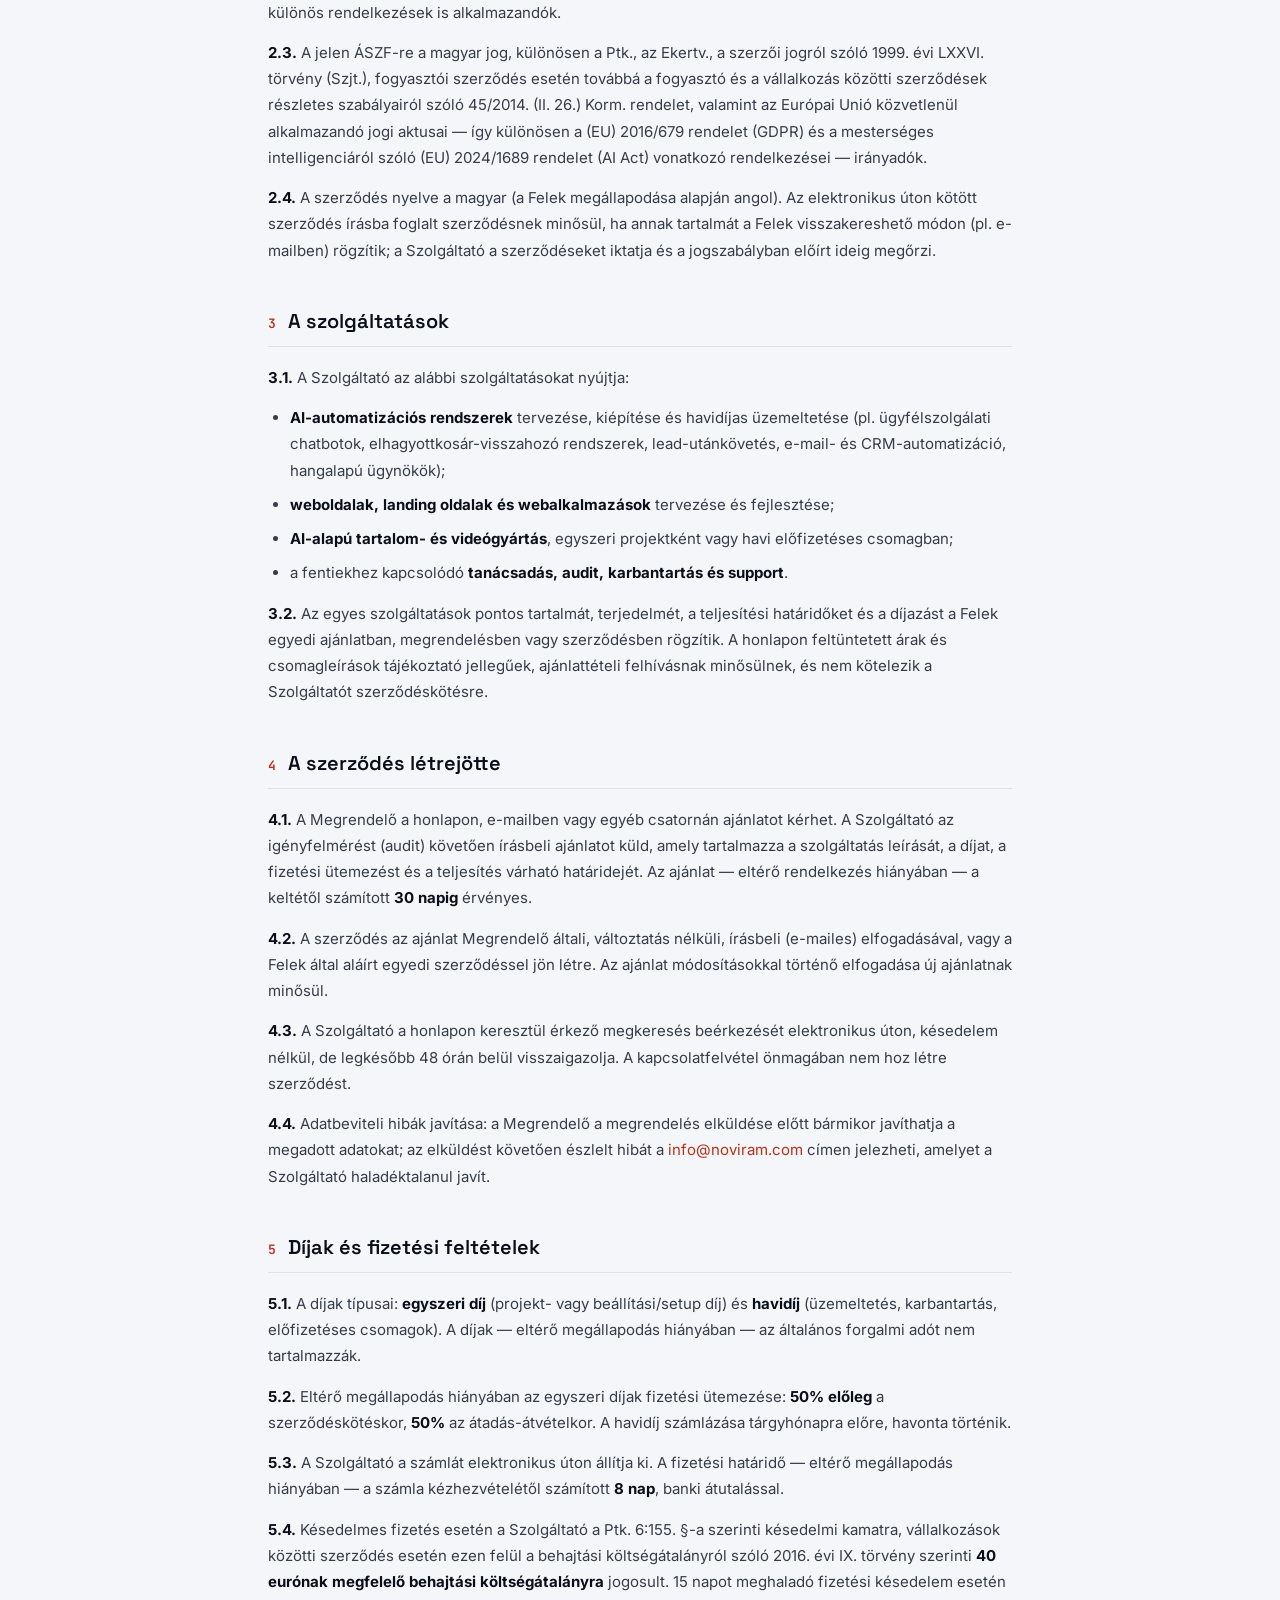
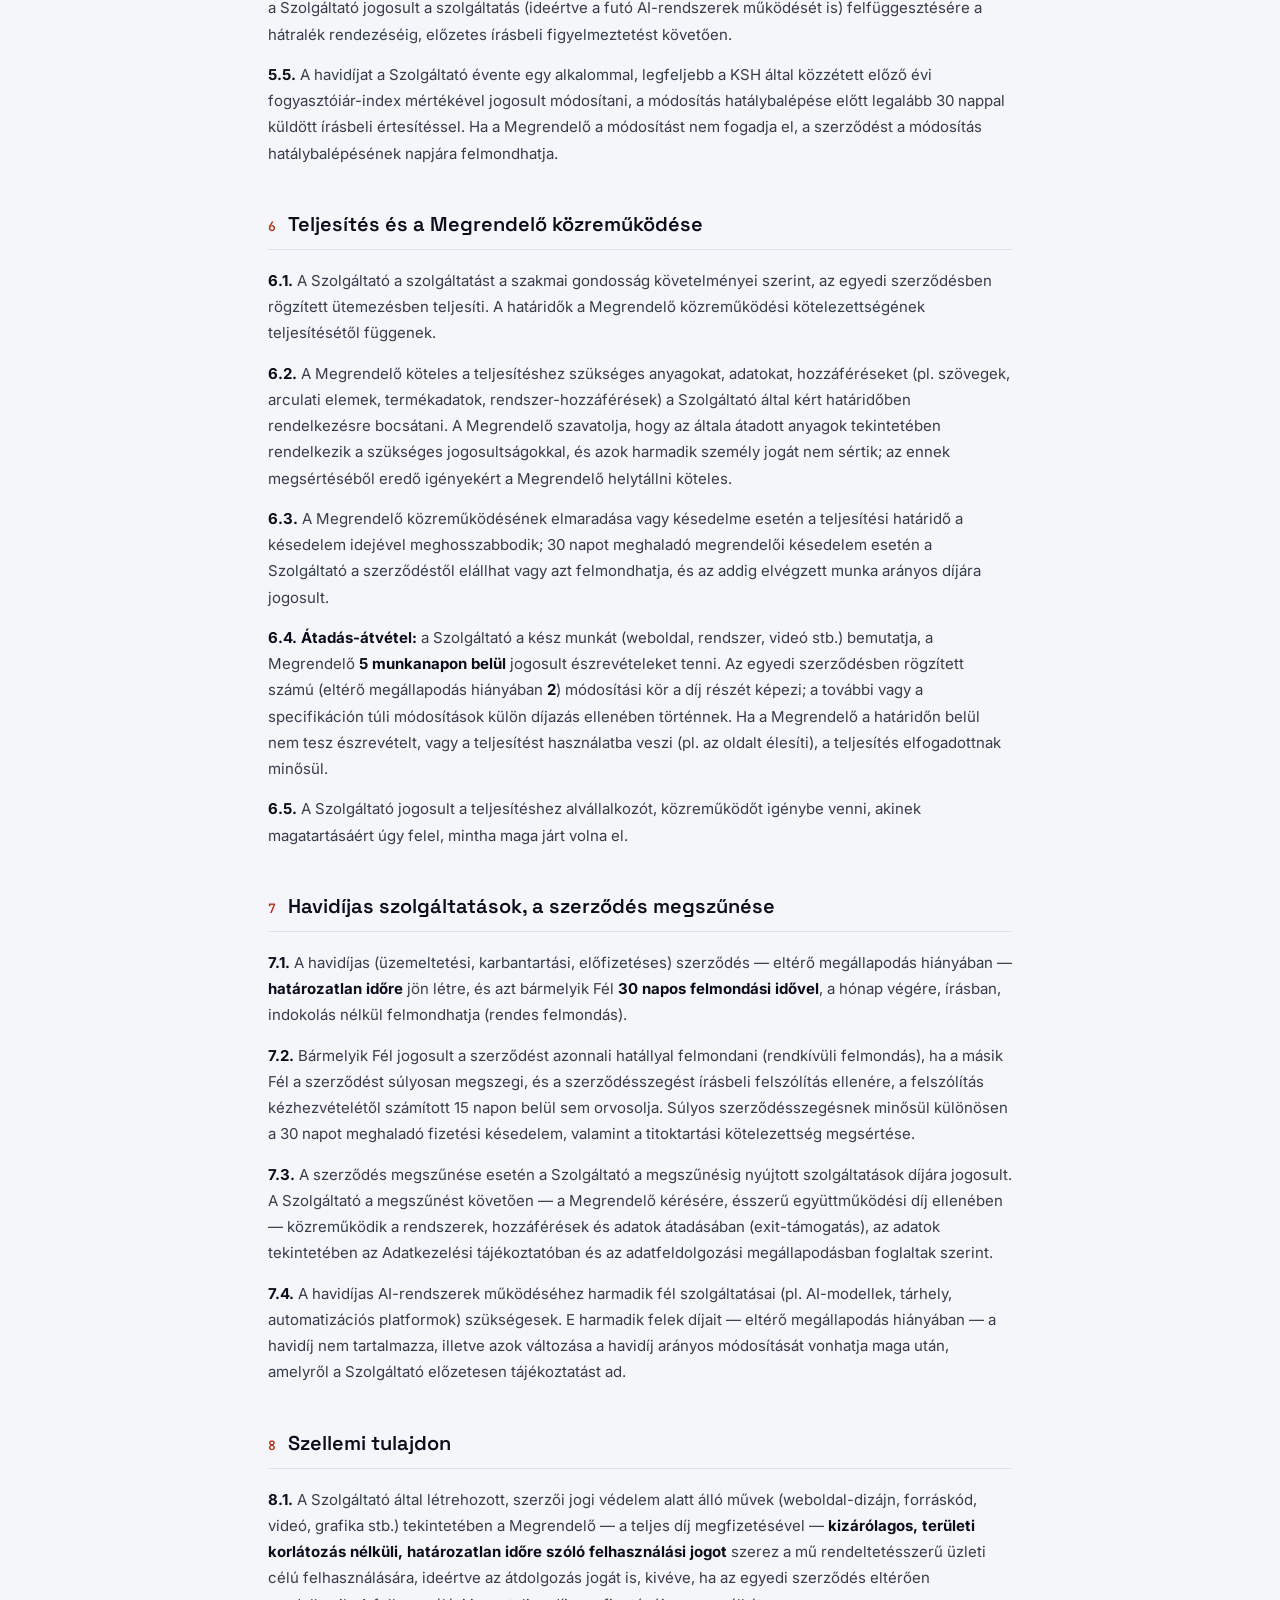
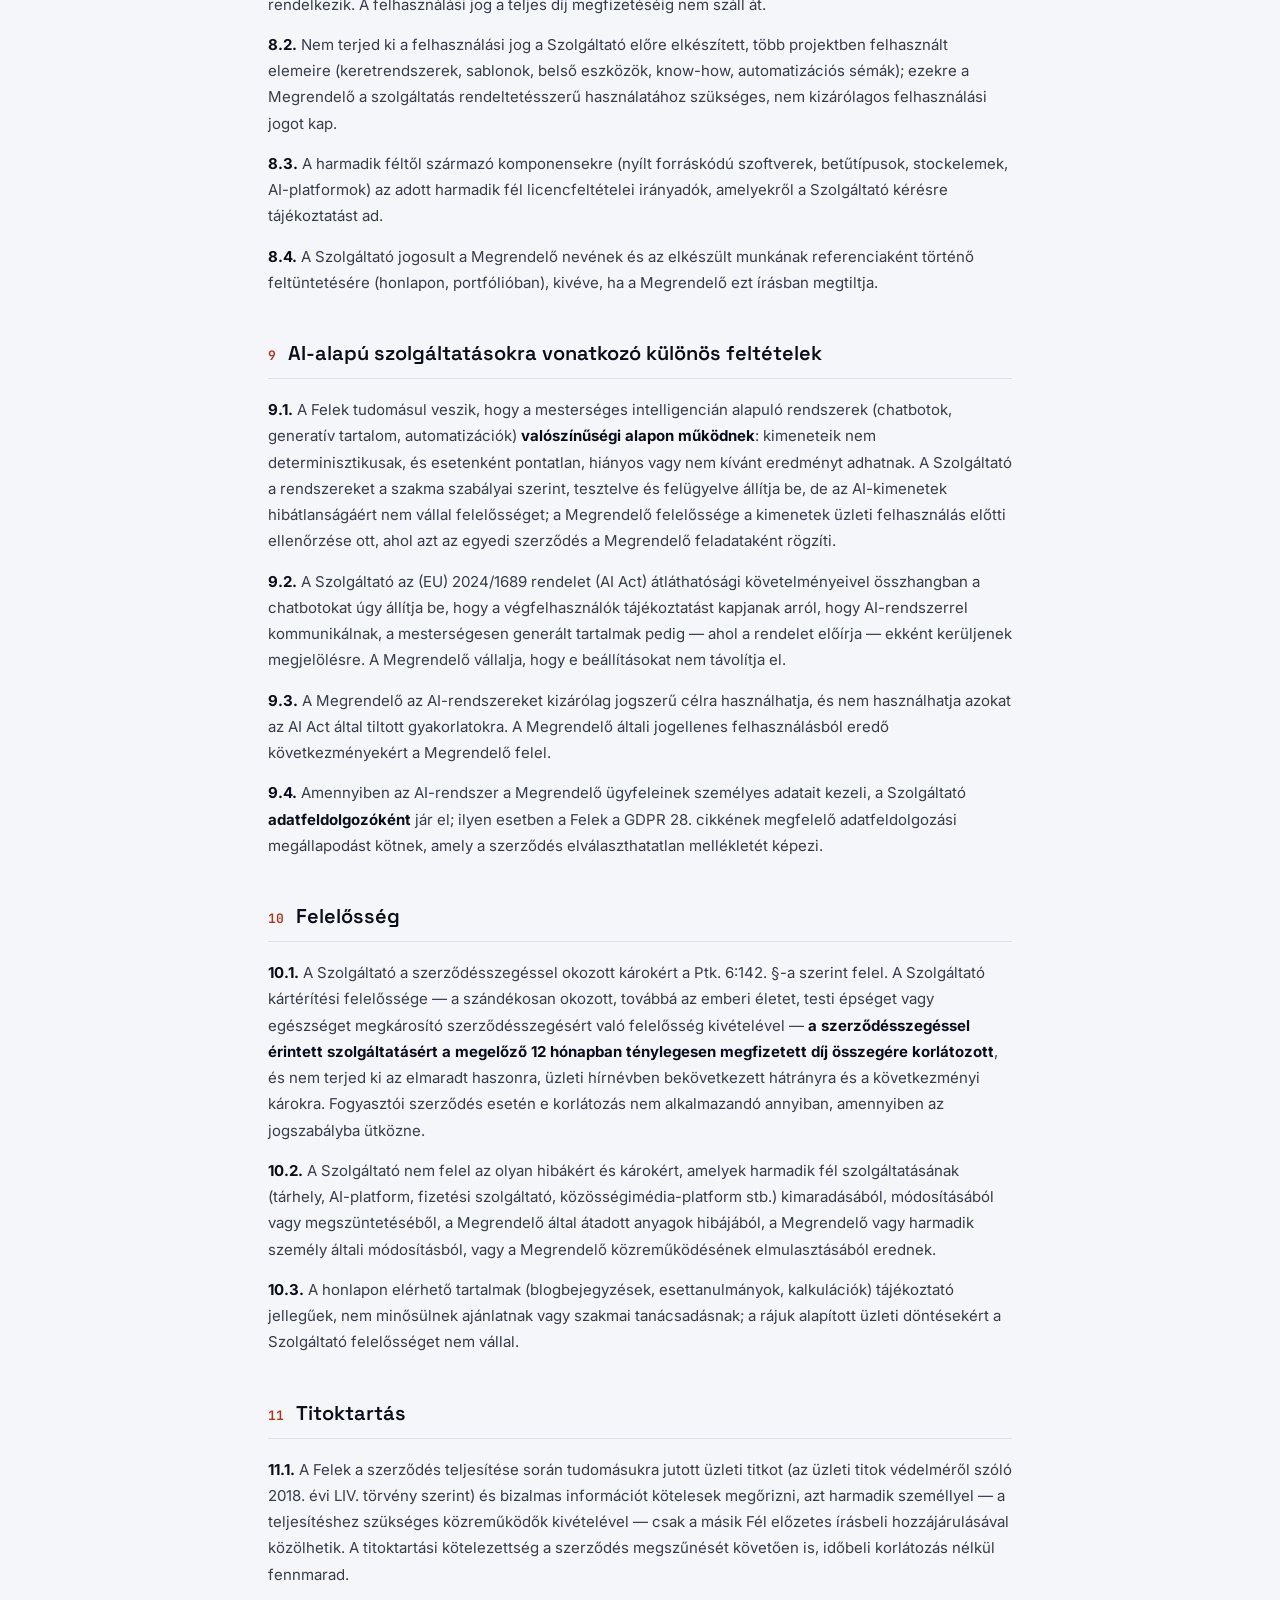
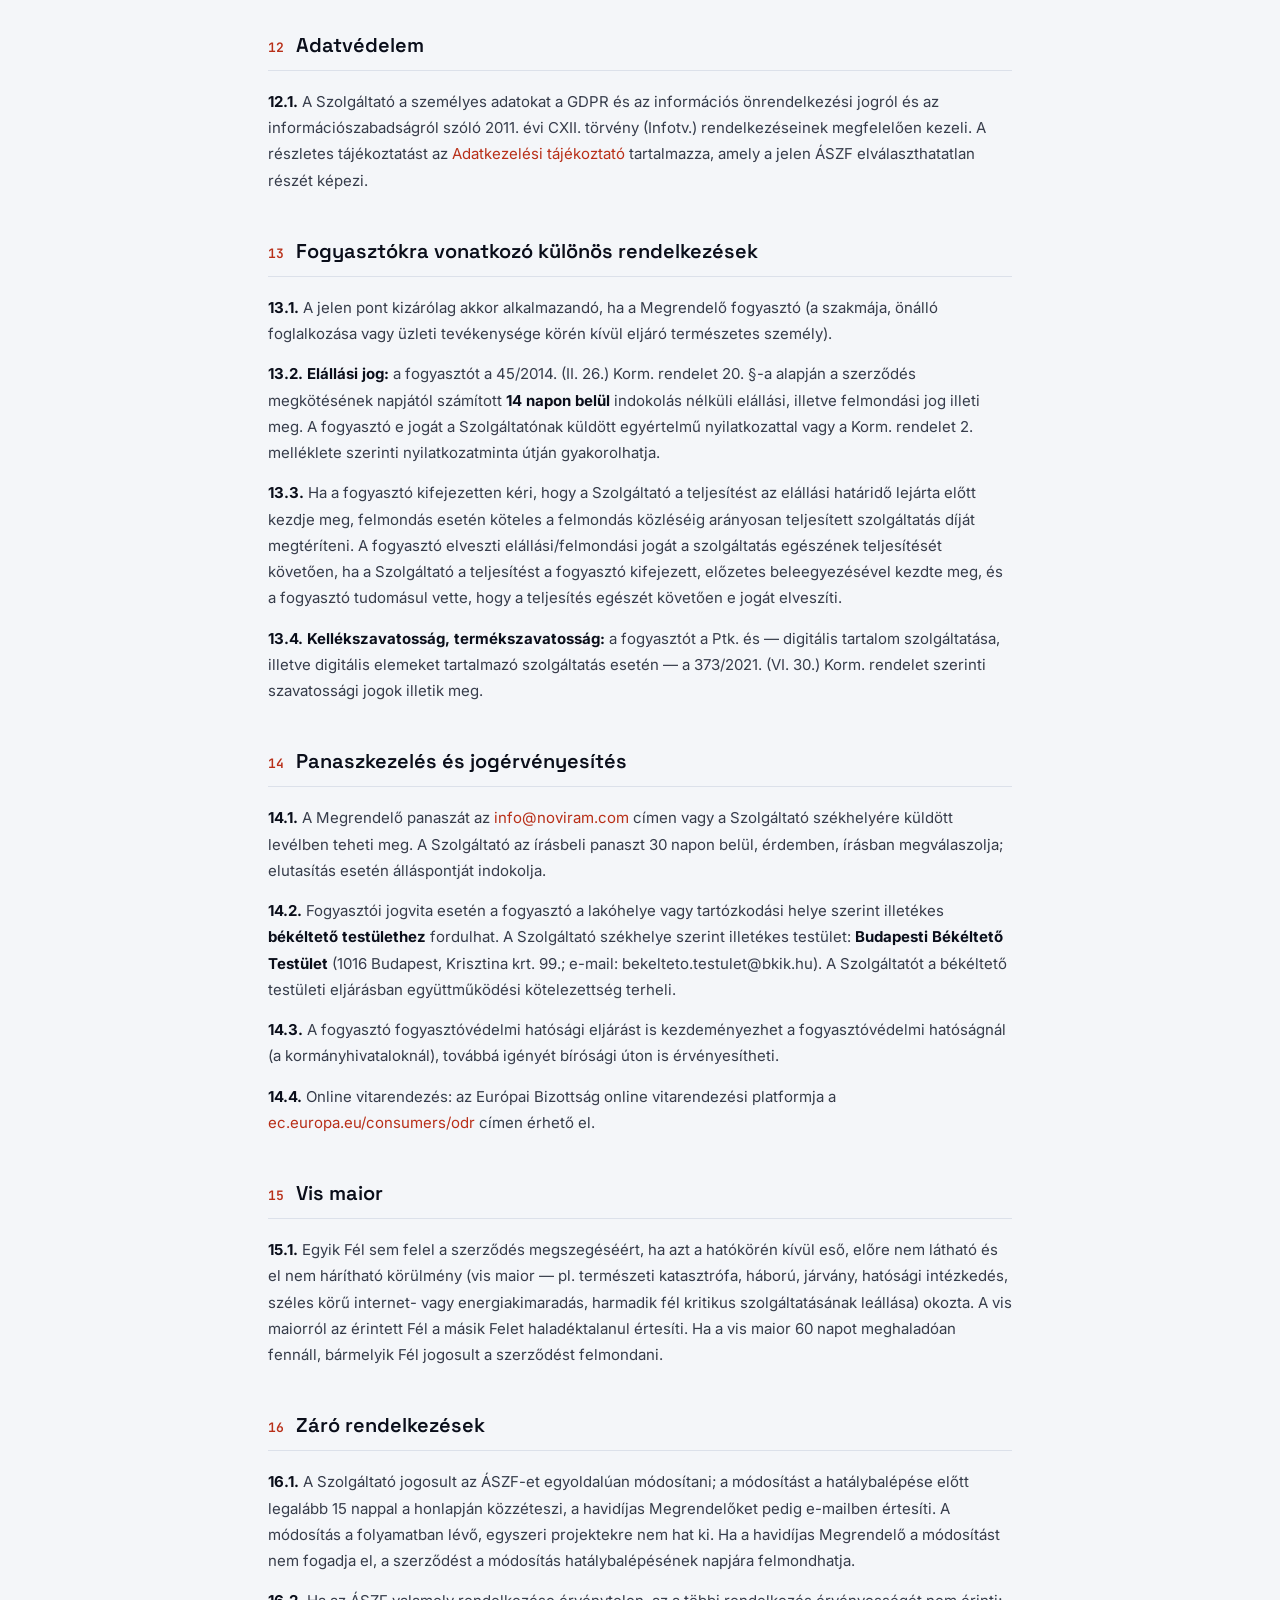
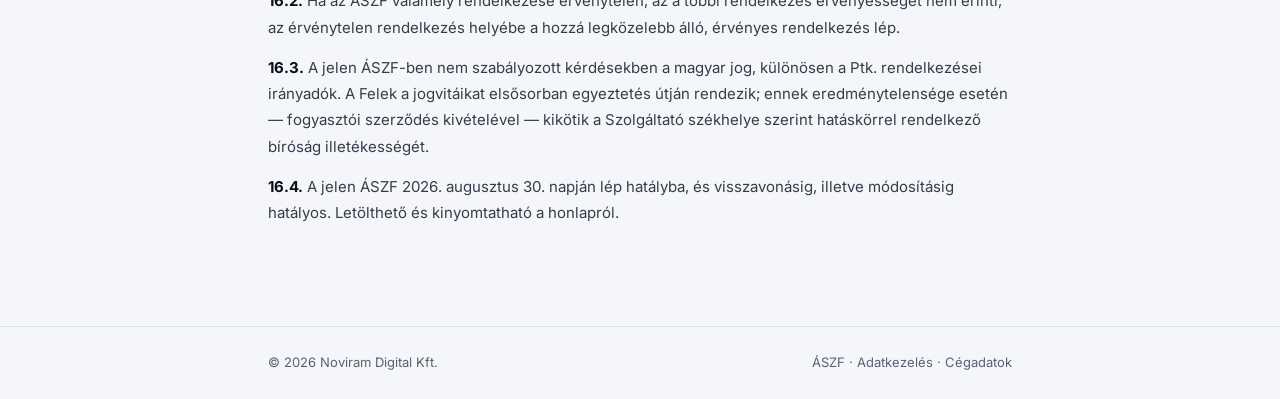
<file: aszf.html>
<!DOCTYPE html>
<html lang="hu" data-legal-kind="terms">
<head>
<meta charset="UTF-8">
<meta name="viewport" content="width=device-width, initial-scale=1.0">
<title>Általános Szerződési Feltételek — Noviram Digital Kft.</title>
<meta name="description" content="Noviram Digital Kft. Általános Szerződési Feltételei.">
<link rel="icon" href="favicon.svg" type="image/svg+xml">
<link rel="preconnect" href="https://fonts.googleapis.com">
<link rel="preconnect" href="https://fonts.gstatic.com" crossorigin>
<link href="https://fonts.googleapis.com/css2?family=Space+Grotesk:wght@500;600;700&family=Inter:wght@400;500;600;700&family=JetBrains+Mono:wght@400;500&display=swap" rel="stylesheet">
<style>
  :root{
    --ink: #0A0E1A;
    --paper: #F4F6F9;
    --paper-2: #E9ECF2;
    --signal: #FF4D2E;
    --signal-2: #FF8A63;
    --slate: #363c4a;
    --slate-soft: #6b7280;
    --mist: #9aa3b8;
    --wire-light: #DCE1EA;
    --wire-dark: #212a42;
    --white: #ffffff;
    --font-display: 'Space Grotesk', sans-serif;
    --font-body: 'Inter', sans-serif;
    --font-mono: 'JetBrains Mono', monospace;
  }
  *{ box-sizing: border-box; }
  body{
    margin:0;
    font-family: var(--font-body);
    color: var(--slate);
    background: var(--paper);
    -webkit-font-smoothing: antialiased;
  }
  a{ color: var(--signal); text-decoration: none; }
  a:hover{ text-decoration: underline; }
  h1,h2{ font-family: var(--font-display); color: var(--ink); margin:0; }
  .wrap{ max-width: 760px; margin: 0 auto; padding: 0 28px; }

  :focus-visible{ outline: 2px solid var(--signal); outline-offset: 3px; }

  header{
    border-bottom: 1px solid var(--wire-light);
    background: rgba(244,246,249,0.9);
    position: sticky; top:0; z-index: 10;
  }
  .doc-header-inner{ display:flex; align-items:center; justify-content:space-between; height:72px; }
  .logo{ display:flex; align-items:center; gap:9px; font-family: var(--font-display); font-weight:700; font-size:17px; color: var(--ink); }
  .back-link{ font-size:14px; font-weight:500; color: var(--slate-soft); }
  .back-link:hover{ color: var(--signal); }

  .doc-title{ padding: 56px 0 28px; }
  .eyebrow{
    font-family: var(--font-mono); font-size:12px; letter-spacing:0.14em; text-transform:uppercase;
    color: var(--signal); display:flex; align-items:center; gap:8px; margin-bottom:14px;
  }
  .eyebrow::before{ content:""; width:7px; height:7px; background: var(--signal); border-radius:2px; }
  .doc-title h1{ font-size: clamp(1.9rem, 4vw, 2.6rem); font-weight:700; line-height:1.1; }
  .doc-meta{ margin-top:14px; font-size:14px; color: var(--slate-soft); }

  .doc-toc{ padding: 20px 0 40px; border-bottom:1px solid var(--wire-light); margin-bottom: 48px; }
  .doc-toc h2{ font-family: var(--font-mono); font-size:12px; letter-spacing:0.1em; text-transform:uppercase; color: var(--slate-soft); margin-bottom:16px; font-weight:500; }
  .doc-toc ol{ columns: 2; column-gap: 32px; margin:0; padding-left: 20px; font-size:14px; line-height:2; }
  .doc-toc a{ color: var(--slate); }
  .doc-toc a:hover{ color: var(--signal); }

  .doc-body{ padding-bottom: 80px; }
  .doc-body section{ margin-bottom: 44px; scroll-margin-top: 90px; }
  .doc-body h2{
    font-size: 20px; font-weight:600; display:flex; align-items:baseline; gap:12px;
    padding-bottom: 12px; margin-bottom: 18px; border-bottom: 1px solid var(--wire-light);
  }
  .sec-num{ font-family: var(--font-mono); font-size:13px; color: var(--signal); flex-shrink:0; }
  .doc-body p{ font-size:15px; line-height:1.75; color: var(--slate); margin: 0 0 14px; }
  .doc-body ul{ margin: 0 0 14px; padding-left: 22px; font-size:15px; line-height:1.75; color: var(--slate); }
  .doc-body li{ margin-bottom: 8px; }
  .doc-body strong{ color: var(--ink); }

  .impresszum{ margin: 20px 0; border-top:1px solid var(--wire-light); }
  .impresszum div{ display:grid; grid-template-columns: 160px 1fr; gap:16px; padding: 11px 0; border-bottom:1px solid var(--wire-light); font-size:14px; }
  .impresszum dt{ font-family: var(--font-mono); font-size:12.5px; color: var(--slate-soft); }
  .impresszum dd{ margin:0; color: var(--ink); }
  @media (max-width:600px){ .impresszum div{ grid-template-columns: 1fr; gap:2px; } }

  .doc-note{
    background: var(--paper-2); border-radius:10px; padding:16px 18px;
    font-size:13.5px; color: var(--slate-soft); margin: 24px 0;
  }

  footer{ border-top:1px solid var(--wire-light); padding: 28px 0; }
  footer .wrap{ font-size:13px; color: var(--slate-soft); display:flex; flex-wrap:wrap; gap:8px 16px; justify-content:space-between; }
  footer a{ color: var(--slate-soft); }
  footer a:hover{ color: var(--signal); }

  @media (max-width:600px){ .doc-toc ol{ columns: 1; } }
</style>
<link rel="stylesheet" href="legal.css">
<script src="site-language.js"></script>
<script src="legal-page.js"></script>
</head>
<body>
<a class="skip-link" href="#szolgaltato">Ugrás a tartalomhoz</a>

<header>
  <div class="wrap doc-header-inner">
    <a class="logo" href="index.html?lang=hu" data-local-href="index.html">
      <svg width="26" height="26" viewBox="0 0 32 32" fill="none" aria-hidden="true">
        <circle cx="16" cy="17" r="10.5" stroke="currentColor" stroke-width="1.6"/>
        <line x1="16" y1="17" x2="16" y2="6.3" stroke="currentColor" stroke-width="1.6"/>
        <circle cx="16" cy="6.3" r="3" fill="var(--signal)"/>
        <circle cx="16" cy="17" r="1.6" fill="currentColor"/>
      </svg>
      NOVIRAM
    </a>
    <div class="doc-navigation"><a class="back-link" href="index.html?lang=hu" data-local-href="index.html">← Vissza a főoldalra</a><nav class="doc-languages" aria-label="Nyelv"><a href="aszf.html?lang=hu" lang="hu" data-legal-language="hu">HU</a><a href="terms.html?lang=en" lang="en" data-legal-language="en">EN</a></nav></div>
  </div>
</header>

<div class="wrap doc-title">
  <p class="eyebrow">Jogi dokumentum</p>
  <h1>Általános Szerződési Feltételek</h1>
  <p class="doc-meta">Noviram Digital Kft. · Hatályos: 2026. augusztus 30. napjától · Verzió: 1.0</p>
</div>

<nav class="doc-toc wrap" aria-label="Tartalomjegyzék">
  <h2>Tartalom</h2>
  <ol>
    <li><a href="#szolgaltato">A Szolgáltató adatai</a></li>
    <li><a href="#hatalya">Az ÁSZF hatálya, fogalmak</a></li>
    <li><a href="#szolgaltatasok">A szolgáltatások</a></li>
    <li><a href="#szerzodeskotes">A szerződés létrejötte</a></li>
    <li><a href="#dijak">Díjak és fizetési feltételek</a></li>
    <li><a href="#teljesites">Teljesítés és közreműködés</a></li>
    <li><a href="#havidijas">Havidíjas szolgáltatások</a></li>
    <li><a href="#szellemi">Szellemi tulajdon</a></li>
    <li><a href="#ai">AI-alapú szolgáltatásokra vonatkozó különös feltételek</a></li>
    <li><a href="#felelosseg">Felelősség</a></li>
    <li><a href="#titok">Titoktartás</a></li>
    <li><a href="#adatvedelem">Adatvédelem</a></li>
    <li><a href="#fogyaszto">Fogyasztókra vonatkozó rendelkezések</a></li>
    <li><a href="#panasz">Panaszkezelés, jogérvényesítés</a></li>
    <li><a href="#vismaior">Vis maior</a></li>
    <li><a href="#zaro">Záró rendelkezések</a></li>
  </ol>
</nav>

<main class="doc-body wrap">

<section id="szolgaltato">
  <h2><span class="sec-num">1</span> A Szolgáltató adatai (impresszum)</h2>
  <p>A jelen Általános Szerződési Feltételek (a továbbiakban: <strong>ÁSZF</strong>) az elektronikus kereskedelmi szolgáltatások, valamint az információs társadalommal összefüggő szolgáltatások egyes kérdéseiről szóló 2001. évi CVIII. törvény (Ekertv.) 4. §-a szerinti adatközlést is tartalmazzák.</p>
  <dl class="impresszum">
    <div><dt>Cégnév</dt><dd><strong>Noviram Digital Korlátolt Felelősségű Társaság</strong></dd></div>
    <div><dt>Székhely</dt><dd>1068 Budapest, Városligeti fasor 24.</dd></div>
    <div><dt>Cégjegyzékszám</dt><dd>01-09-459181, nyilvántartja a Fővárosi Törvényszék Cégbírósága</dd></div>
    <div><dt>Adószám</dt><dd>33101787-2-42</dd></div>
    <div><dt>Képviseli</dt><dd>Czine Christopher József ügyvezető</dd></div>
    <div><dt>E-mail</dt><dd><a href="mailto:info@noviram.com">info@noviram.com</a></dd></div>
    <div><dt>Honlap</dt><dd>noviram.com</dd></div>
    <div><dt>Tárhelyszolgáltató</dt><dd>GitHub, Inc., 88 Colin P. Kelly Jr. Street, San Francisco, CA 94107, USA · <a href="mailto:privacy@github.com">privacy@github.com</a></dd></div>
  </dl>
  <p>(a továbbiakban: <strong>Szolgáltató</strong>)</p>
</section>

<section id="hatalya">
  <h2><span class="sec-num">2</span> Az ÁSZF hatálya, fogalmak</h2>
  <p><strong>2.1.</strong> A jelen ÁSZF a Szolgáltató által nyújtott, a 3. pontban meghatározott szolgáltatásokra vonatkozó szerződések általános feltételeit tartalmazza. Az ÁSZF rendelkezései valamennyi, a Szolgáltató és a megrendelő (a továbbiakban: <strong>Megrendelő</strong>; a Szolgáltató és a Megrendelő együtt: <strong>Felek</strong>) között létrejövő szerződés részét képezik, kivéve, ha a Felek egyedi szerződésben (ajánlatban, megrendelésben) kifejezetten eltérően állapodnak meg. Eltérés esetén az egyedi szerződés rendelkezései irányadók.</p>
  <p><strong>2.2.</strong> A Szolgáltató szolgáltatásait elsősorban vállalkozások (a Polgári Törvénykönyvről szóló 2013. évi V. törvény — <strong>Ptk.</strong> — 8:1. § (1) bekezdés 4. pontja szerinti vállalkozások) részére nyújtja (<strong>B2B</strong> jogviszony). Amennyiben a Megrendelő a Ptk. 8:1. § (1) bekezdés 3. pontja szerinti fogyasztó, rá a 13. pontban foglalt különös rendelkezések is alkalmazandók.</p>
  <p><strong>2.3.</strong> A jelen ÁSZF-re a magyar jog, különösen a Ptk., az Ekertv., a szerzői jogról szóló 1999. évi LXXVI. törvény (Szjt.), fogyasztói szerződés esetén továbbá a fogyasztó és a vállalkozás közötti szerződések részletes szabályairól szóló 45/2014. (II. 26.) Korm. rendelet, valamint az Európai Unió közvetlenül alkalmazandó jogi aktusai — így különösen a (EU) 2016/679 rendelet (GDPR) és a mesterséges intelligenciáról szóló (EU) 2024/1689 rendelet (AI Act) vonatkozó rendelkezései — irányadók.</p>
  <p><strong>2.4.</strong> A szerződés nyelve a magyar (a Felek megállapodása alapján angol). Az elektronikus úton kötött szerződés írásba foglalt szerződésnek minősül, ha annak tartalmát a Felek visszakereshető módon (pl. e-mailben) rögzítik; a Szolgáltató a szerződéseket iktatja és a jogszabályban előírt ideig megőrzi.</p>
</section>

<section id="szolgaltatasok">
  <h2><span class="sec-num">3</span> A szolgáltatások</h2>
  <p><strong>3.1.</strong> A Szolgáltató az alábbi szolgáltatásokat nyújtja:</p>
  <ul>
    <li><strong>AI-automatizációs rendszerek</strong> tervezése, kiépítése és havidíjas üzemeltetése (pl. ügyfélszolgálati chatbotok, elhagyottkosár-visszahozó rendszerek, lead-utánkövetés, e-mail- és CRM-automatizáció, hangalapú ügynökök);</li>
    <li><strong>weboldalak, landing oldalak és webalkalmazások</strong> tervezése és fejlesztése;</li>
    <li><strong>AI-alapú tartalom- és videógyártás</strong>, egyszeri projektként vagy havi előfizetéses csomagban;</li>
    <li>a fentiekhez kapcsolódó <strong>tanácsadás, audit, karbantartás és support</strong>.</li>
  </ul>
  <p><strong>3.2.</strong> Az egyes szolgáltatások pontos tartalmát, terjedelmét, a teljesítési határidőket és a díjazást a Felek egyedi ajánlatban, megrendelésben vagy szerződésben rögzítik. A honlapon feltüntetett árak és csomagleírások tájékoztató jellegűek, ajánlattételi felhívásnak minősülnek, és nem kötelezik a Szolgáltatót szerződéskötésre.</p>
</section>

<section id="szerzodeskotes">
  <h2><span class="sec-num">4</span> A szerződés létrejötte</h2>
  <p><strong>4.1.</strong> A Megrendelő a honlapon, e-mailben vagy egyéb csatornán ajánlatot kérhet. A Szolgáltató az igényfelmérést (audit) követően írásbeli ajánlatot küld, amely tartalmazza a szolgáltatás leírását, a díjat, a fizetési ütemezést és a teljesítés várható határidejét. Az ajánlat — eltérő rendelkezés hiányában — a keltétől számított <strong>30 napig</strong> érvényes.</p>
  <p><strong>4.2.</strong> A szerződés az ajánlat Megrendelő általi, változtatás nélküli, írásbeli (e-mailes) elfogadásával, vagy a Felek által aláírt egyedi szerződéssel jön létre. Az ajánlat módosításokkal történő elfogadása új ajánlatnak minősül.</p>
  <p><strong>4.3.</strong> A Szolgáltató a honlapon keresztül érkező megkeresés beérkezését elektronikus úton, késedelem nélkül, de legkésőbb 48 órán belül visszaigazolja. A kapcsolatfelvétel önmagában nem hoz létre szerződést.</p>
  <p><strong>4.4.</strong> Adatbeviteli hibák javítása: a Megrendelő a megrendelés elküldése előtt bármikor javíthatja a megadott adatokat; az elküldést követően észlelt hibát a <a href="mailto:info@noviram.com">info@noviram.com</a> címen jelezheti, amelyet a Szolgáltató haladéktalanul javít.</p>
</section>

<section id="dijak">
  <h2><span class="sec-num">5</span> Díjak és fizetési feltételek</h2>
  <p><strong>5.1.</strong> A díjak típusai: <strong>egyszeri díj</strong> (projekt- vagy beállítási/setup díj) és <strong>havidíj</strong> (üzemeltetés, karbantartás, előfizetéses csomagok). A díjak — eltérő megállapodás hiányában — az általános forgalmi adót nem tartalmazzák.</p>
  <p><strong>5.2.</strong> Eltérő megállapodás hiányában az egyszeri díjak fizetési ütemezése: <strong>50% előleg</strong> a szerződéskötéskor, <strong>50%</strong> az átadás-átvételkor. A havidíj számlázása tárgyhónapra előre, havonta történik.</p>
  <p><strong>5.3.</strong> A Szolgáltató a számlát elektronikus úton állítja ki. A fizetési határidő — eltérő megállapodás hiányában — a számla kézhezvételétől számított <strong>8 nap</strong>, banki átutalással.</p>
  <p><strong>5.4.</strong> Késedelmes fizetés esetén a Szolgáltató a Ptk. 6:155. §-a szerinti késedelmi kamatra, vállalkozások közötti szerződés esetén ezen felül a behajtási költségátalányról szóló 2016. évi IX. törvény szerinti <strong>40 eurónak megfelelő behajtási költségátalányra</strong> jogosult. 15 napot meghaladó fizetési késedelem esetén a Szolgáltató jogosult a szolgáltatás (ideértve a futó AI-rendszerek működését is) felfüggesztésére a hátralék rendezéséig, előzetes írásbeli figyelmeztetést követően.</p>
  <p><strong>5.5.</strong> A havidíjat a Szolgáltató évente egy alkalommal, legfeljebb a KSH által közzétett előző évi fogyasztóiár-index mértékével jogosult módosítani, a módosítás hatálybalépése előtt legalább 30 nappal küldött írásbeli értesítéssel. Ha a Megrendelő a módosítást nem fogadja el, a szerződést a módosítás hatálybalépésének napjára felmondhatja.</p>
</section>

<section id="teljesites">
  <h2><span class="sec-num">6</span> Teljesítés és a Megrendelő közreműködése</h2>
  <p><strong>6.1.</strong> A Szolgáltató a szolgáltatást a szakmai gondosság követelményei szerint, az egyedi szerződésben rögzített ütemezésben teljesíti. A határidők a Megrendelő közreműködési kötelezettségének teljesítésétől függenek.</p>
  <p><strong>6.2.</strong> A Megrendelő köteles a teljesítéshez szükséges anyagokat, adatokat, hozzáféréseket (pl. szövegek, arculati elemek, termékadatok, rendszer-hozzáférések) a Szolgáltató által kért határidőben rendelkezésre bocsátani. A Megrendelő szavatolja, hogy az általa átadott anyagok tekintetében rendelkezik a szükséges jogosultságokkal, és azok harmadik személy jogát nem sértik; az ennek megsértéséből eredő igényekért a Megrendelő helytállni köteles.</p>
  <p><strong>6.3.</strong> A Megrendelő közreműködésének elmaradása vagy késedelme esetén a teljesítési határidő a késedelem idejével meghosszabbodik; 30 napot meghaladó megrendelői késedelem esetén a Szolgáltató a szerződéstől elállhat vagy azt felmondhatja, és az addig elvégzett munka arányos díjára jogosult.</p>
  <p><strong>6.4.</strong> <strong>Átadás-átvétel:</strong> a Szolgáltató a kész munkát (weboldal, rendszer, videó stb.) bemutatja, a Megrendelő <strong>5 munkanapon belül</strong> jogosult észrevételeket tenni. Az egyedi szerződésben rögzített számú (eltérő megállapodás hiányában <strong>2</strong>) módosítási kör a díj részét képezi; a további vagy a specifikáción túli módosítások külön díjazás ellenében történnek. Ha a Megrendelő a határidőn belül nem tesz észrevételt, vagy a teljesítést használatba veszi (pl. az oldalt élesíti), a teljesítés elfogadottnak minősül.</p>
  <p><strong>6.5.</strong> A Szolgáltató jogosult a teljesítéshez alvállalkozót, közreműködőt igénybe venni, akinek magatartásáért úgy felel, mintha maga járt volna el.</p>
</section>

<section id="havidijas">
  <h2><span class="sec-num">7</span> Havidíjas szolgáltatások, a szerződés megszűnése</h2>
  <p><strong>7.1.</strong> A havidíjas (üzemeltetési, karbantartási, előfizetéses) szerződés — eltérő megállapodás hiányában — <strong>határozatlan időre</strong> jön létre, és azt bármelyik Fél <strong>30 napos felmondási idővel</strong>, a hónap végére, írásban, indokolás nélkül felmondhatja (rendes felmondás).</p>
  <p><strong>7.2.</strong> Bármelyik Fél jogosult a szerződést azonnali hatállyal felmondani (rendkívüli felmondás), ha a másik Fél a szerződést súlyosan megszegi, és a szerződésszegést írásbeli felszólítás ellenére, a felszólítás kézhezvételétől számított 15 napon belül sem orvosolja. Súlyos szerződésszegésnek minősül különösen a 30 napot meghaladó fizetési késedelem, valamint a titoktartási kötelezettség megsértése.</p>
  <p><strong>7.3.</strong> A szerződés megszűnése esetén a Szolgáltató a megszűnésig nyújtott szolgáltatások díjára jogosult. A Szolgáltató a megszűnést követően — a Megrendelő kérésére, ésszerű együttműködési díj ellenében — közreműködik a rendszerek, hozzáférések és adatok átadásában (exit-támogatás), az adatok tekintetében az Adatkezelési tájékoztatóban és az adatfeldolgozási megállapodásban foglaltak szerint.</p>
  <p><strong>7.4.</strong> A havidíjas AI-rendszerek működéséhez harmadik fél szolgáltatásai (pl. AI-modellek, tárhely, automatizációs platformok) szükségesek. E harmadik felek díjait — eltérő megállapodás hiányában — a havidíj nem tartalmazza, illetve azok változása a havidíj arányos módosítását vonhatja maga után, amelyről a Szolgáltató előzetesen tájékoztatást ad.</p>
</section>

<section id="szellemi">
  <h2><span class="sec-num">8</span> Szellemi tulajdon</h2>
  <p><strong>8.1.</strong> A Szolgáltató által létrehozott, szerzői jogi védelem alatt álló művek (weboldal-dizájn, forráskód, videó, grafika stb.) tekintetében a Megrendelő — a teljes díj megfizetésével — <strong>kizárólagos, területi korlátozás nélküli, határozatlan időre szóló felhasználási jogot</strong> szerez a mű rendeltetésszerű üzleti célú felhasználására, ideértve az átdolgozás jogát is, kivéve, ha az egyedi szerződés eltérően rendelkezik. A felhasználási jog a teljes díj megfizetéséig nem száll át.</p>
  <p><strong>8.2.</strong> Nem terjed ki a felhasználási jog a Szolgáltató előre elkészített, több projektben felhasznált elemeire (keretrendszerek, sablonok, belső eszközök, know-how, automatizációs sémák); ezekre a Megrendelő a szolgáltatás rendeltetésszerű használatához szükséges, nem kizárólagos felhasználási jogot kap.</p>
  <p><strong>8.3.</strong> A harmadik féltől származó komponensekre (nyílt forráskódú szoftverek, betűtípusok, stockelemek, AI-platformok) az adott harmadik fél licencfeltételei irányadók, amelyekről a Szolgáltató kérésre tájékoztatást ad.</p>
  <p><strong>8.4.</strong> A Szolgáltató jogosult a Megrendelő nevének és az elkészült munkának referenciaként történő feltüntetésére (honlapon, portfólióban), kivéve, ha a Megrendelő ezt írásban megtiltja.</p>
</section>

<section id="ai">
  <h2><span class="sec-num">9</span> AI-alapú szolgáltatásokra vonatkozó különös feltételek</h2>
  <p><strong>9.1.</strong> A Felek tudomásul veszik, hogy a mesterséges intelligencián alapuló rendszerek (chatbotok, generatív tartalom, automatizációk) <strong>valószínűségi alapon működnek</strong>: kimeneteik nem determinisztikusak, és esetenként pontatlan, hiányos vagy nem kívánt eredményt adhatnak. A Szolgáltató a rendszereket a szakma szabályai szerint, tesztelve és felügyelve állítja be, de az AI-kimenetek hibátlanságáért nem vállal felelősséget; a Megrendelő felelőssége a kimenetek üzleti felhasználás előtti ellenőrzése ott, ahol azt az egyedi szerződés a Megrendelő feladataként rögzíti.</p>
  <p><strong>9.2.</strong> A Szolgáltató az (EU) 2024/1689 rendelet (AI Act) átláthatósági követelményeivel összhangban a chatbotokat úgy állítja be, hogy a végfelhasználók tájékoztatást kapjanak arról, hogy AI-rendszerrel kommunikálnak, a mesterségesen generált tartalmak pedig — ahol a rendelet előírja — ekként kerüljenek megjelölésre. A Megrendelő vállalja, hogy e beállításokat nem távolítja el.</p>
  <p><strong>9.3.</strong> A Megrendelő az AI-rendszereket kizárólag jogszerű célra használhatja, és nem használhatja azokat az AI Act által tiltott gyakorlatokra. A Megrendelő általi jogellenes felhasználásból eredő következményekért a Megrendelő felel.</p>
  <p><strong>9.4.</strong> Amennyiben az AI-rendszer a Megrendelő ügyfeleinek személyes adatait kezeli, a Szolgáltató <strong>adatfeldolgozóként</strong> jár el; ilyen esetben a Felek a GDPR 28. cikkének megfelelő adatfeldolgozási megállapodást kötnek, amely a szerződés elválaszthatatlan mellékletét képezi.</p>
</section>

<section id="felelosseg">
  <h2><span class="sec-num">10</span> Felelősség</h2>
  <p><strong>10.1.</strong> A Szolgáltató a szerződésszegéssel okozott károkért a Ptk. 6:142. §-a szerint felel. A Szolgáltató kártérítési felelőssége — a szándékosan okozott, továbbá az emberi életet, testi épséget vagy egészséget megkárosító szerződésszegésért való felelősség kivételével — <strong>a szerződésszegéssel érintett szolgáltatásért a megelőző 12 hónapban ténylegesen megfizetett díj összegére korlátozott</strong>, és nem terjed ki az elmaradt haszonra, üzleti hírnévben bekövetkezett hátrányra és a következményi károkra. Fogyasztói szerződés esetén e korlátozás nem alkalmazandó annyiban, amennyiben az jogszabályba ütközne.</p>
  <p><strong>10.2.</strong> A Szolgáltató nem felel az olyan hibákért és károkért, amelyek harmadik fél szolgáltatásának (tárhely, AI-platform, fizetési szolgáltató, közösségimédia-platform stb.) kimaradásából, módosításából vagy megszüntetéséből, a Megrendelő által átadott anyagok hibájából, a Megrendelő vagy harmadik személy általi módosításból, vagy a Megrendelő közreműködésének elmulasztásából erednek.</p>
  <p><strong>10.3.</strong> A honlapon elérhető tartalmak (blogbejegyzések, esettanulmányok, kalkulációk) tájékoztató jellegűek, nem minősülnek ajánlatnak vagy szakmai tanácsadásnak; a rájuk alapított üzleti döntésekért a Szolgáltató felelősséget nem vállal.</p>
</section>

<section id="titok">
  <h2><span class="sec-num">11</span> Titoktartás</h2>
  <p><strong>11.1.</strong> A Felek a szerződés teljesítése során tudomásukra jutott üzleti titkot (az üzleti titok védelméről szóló 2018. évi LIV. törvény szerint) és bizalmas információt kötelesek megőrizni, azt harmadik személlyel — a teljesítéshez szükséges közreműködők kivételével — csak a másik Fél előzetes írásbeli hozzájárulásával közölhetik. A titoktartási kötelezettség a szerződés megszűnését követően is, időbeli korlátozás nélkül fennmarad.</p>
</section>

<section id="adatvedelem">
  <h2><span class="sec-num">12</span> Adatvédelem</h2>
  <p><strong>12.1.</strong> A Szolgáltató a személyes adatokat a GDPR és az információs önrendelkezési jogról és az információszabadságról szóló 2011. évi CXII. törvény (Infotv.) rendelkezéseinek megfelelően kezeli. A részletes tájékoztatást az <a href="adatkezeles.html">Adatkezelési tájékoztató</a> tartalmazza, amely a jelen ÁSZF elválaszthatatlan részét képezi.</p>
</section>

<section id="fogyaszto">
  <h2><span class="sec-num">13</span> Fogyasztókra vonatkozó különös rendelkezések</h2>
  <p><strong>13.1.</strong> A jelen pont kizárólag akkor alkalmazandó, ha a Megrendelő fogyasztó (a szakmája, önálló foglalkozása vagy üzleti tevékenysége körén kívül eljáró természetes személy).</p>
  <p><strong>13.2.</strong> <strong>Elállási jog:</strong> a fogyasztót a 45/2014. (II. 26.) Korm. rendelet 20. §-a alapján a szerződés megkötésének napjától számított <strong>14 napon belül</strong> indokolás nélküli elállási, illetve felmondási jog illeti meg. A fogyasztó e jogát a Szolgáltatónak küldött egyértelmű nyilatkozattal vagy a Korm. rendelet 2. melléklete szerinti nyilatkozatminta útján gyakorolhatja.</p>
  <p><strong>13.3.</strong> Ha a fogyasztó kifejezetten kéri, hogy a Szolgáltató a teljesítést az elállási határidő lejárta előtt kezdje meg, felmondás esetén köteles a felmondás közléséig arányosan teljesített szolgáltatás díját megtéríteni. A fogyasztó elveszti elállási/felmondási jogát a szolgáltatás egészének teljesítését követően, ha a Szolgáltató a teljesítést a fogyasztó kifejezett, előzetes beleegyezésével kezdte meg, és a fogyasztó tudomásul vette, hogy a teljesítés egészét követően e jogát elveszíti.</p>
  <p><strong>13.4.</strong> <strong>Kellékszavatosság, termékszavatosság:</strong> a fogyasztót a Ptk. és — digitális tartalom szolgáltatása, illetve digitális elemeket tartalmazó szolgáltatás esetén — a 373/2021. (VI. 30.) Korm. rendelet szerinti szavatossági jogok illetik meg.</p>
</section>

<section id="panasz">
  <h2><span class="sec-num">14</span> Panaszkezelés és jogérvényesítés</h2>
  <p><strong>14.1.</strong> A Megrendelő panaszát az <a href="mailto:info@noviram.com">info@noviram.com</a> címen vagy a Szolgáltató székhelyére küldött levélben teheti meg. A Szolgáltató az írásbeli panaszt 30 napon belül, érdemben, írásban megválaszolja; elutasítás esetén álláspontját indokolja.</p>
  <p><strong>14.2.</strong> Fogyasztói jogvita esetén a fogyasztó a lakóhelye vagy tartózkodási helye szerint illetékes <strong>békéltető testülethez</strong> fordulhat. A Szolgáltató székhelye szerint illetékes testület: <strong>Budapesti Békéltető Testület</strong> (1016 Budapest, Krisztina krt. 99.; e-mail: bekelteto.testulet@bkik.hu). A Szolgáltatót a békéltető testületi eljárásban együttműködési kötelezettség terheli.</p>
  <p><strong>14.3.</strong> A fogyasztó fogyasztóvédelmi hatósági eljárást is kezdeményezhet a fogyasztóvédelmi hatóságnál (a kormányhivataloknál), továbbá igényét bírósági úton is érvényesítheti.</p>
  <p><strong>14.4.</strong> Online vitarendezés: az Európai Bizottság online vitarendezési platformja a <a href="https://ec.europa.eu/consumers/odr" target="_blank" rel="noopener noreferrer">ec.europa.eu/consumers/odr</a> címen érhető el.</p>
</section>

<section id="vismaior">
  <h2><span class="sec-num">15</span> Vis maior</h2>
  <p><strong>15.1.</strong> Egyik Fél sem felel a szerződés megszegéséért, ha azt a hatókörén kívül eső, előre nem látható és el nem hárítható körülmény (vis maior — pl. természeti katasztrófa, háború, járvány, hatósági intézkedés, széles körű internet- vagy energiakimaradás, harmadik fél kritikus szolgáltatásának leállása) okozta. A vis maiorról az érintett Fél a másik Felet haladéktalanul értesíti. Ha a vis maior 60 napot meghaladóan fennáll, bármelyik Fél jogosult a szerződést felmondani.</p>
</section>

<section id="zaro">
  <h2><span class="sec-num">16</span> Záró rendelkezések</h2>
  <p><strong>16.1.</strong> A Szolgáltató jogosult az ÁSZF-et egyoldalúan módosítani; a módosítást a hatálybalépése előtt legalább 15 nappal a honlapján közzéteszi, a havidíjas Megrendelőket pedig e-mailben értesíti. A módosítás a folyamatban lévő, egyszeri projektekre nem hat ki. Ha a havidíjas Megrendelő a módosítást nem fogadja el, a szerződést a módosítás hatálybalépésének napjára felmondhatja.</p>
  <p><strong>16.2.</strong> Ha az ÁSZF valamely rendelkezése érvénytelen, az a többi rendelkezés érvényességét nem érinti; az érvénytelen rendelkezés helyébe a hozzá legközelebb álló, érvényes rendelkezés lép.</p>
  <p><strong>16.3.</strong> A jelen ÁSZF-ben nem szabályozott kérdésekben a magyar jog, különösen a Ptk. rendelkezései irányadók. A Felek a jogvitáikat elsősorban egyeztetés útján rendezik; ennek eredménytelensége esetén — fogyasztói szerződés kivételével — kikötik a Szolgáltató székhelye szerint hatáskörrel rendelkező bíróság illetékességét.</p>
  <p><strong>16.4.</strong> A jelen ÁSZF 2026. augusztus 30. napján lép hatályba, és visszavonásig, illetve módosításig hatályos. Letölthető és kinyomtatható a honlapról.</p>
</section>

</main>

<footer>
  <div class="wrap">
    <span>© 2026 Noviram Digital Kft.</span>
    <span><a href="aszf.html?lang=hu" data-noviram-legal="terms">ÁSZF</a> · <a href="adatkezeles.html?lang=hu" data-noviram-legal="privacy">Adatkezelés</a> · <a href="company-details.html?lang=hu" data-noviram-legal="company">Cégadatok</a></span>
  </div>
</footer>

</body>
</html>
</file>
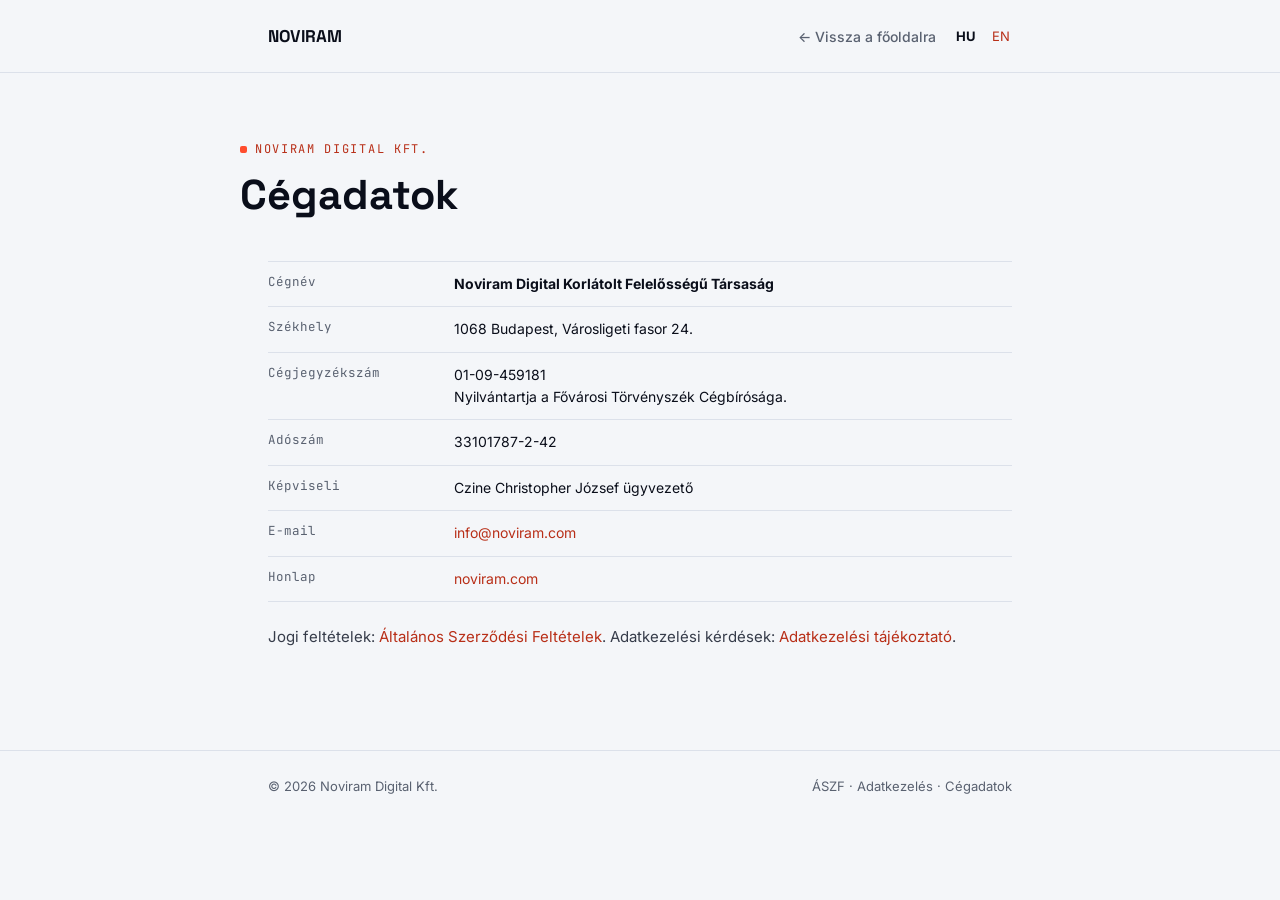
<file: company-details.html>
<!DOCTYPE html>
<html lang="hu" data-legal-kind="company">
<head><meta charset="UTF-8"><meta name="viewport" content="width=device-width, initial-scale=1.0"><title>Cégadatok — Noviram Digital Kft.</title><meta name="description" content="A Noviram Digital Kft. cégadatai és elérhetősége."><link rel="icon" href="favicon.svg" type="image/svg+xml"><link rel="preconnect" href="https://fonts.googleapis.com"><link rel="preconnect" href="https://fonts.gstatic.com" crossorigin><link href="https://fonts.googleapis.com/css2?family=Space+Grotesk:wght@500;600;700&family=Inter:wght@400;500;600;700&family=JetBrains+Mono:wght@400;500&display=swap" rel="stylesheet"><link rel="stylesheet" href="legal.css"><script src="site-language.js"></script><script src="legal-page.js"></script></head>
<body>
<a class="skip-link" href="#company" data-company-language="hu">Ugrás a tartalomhoz</a><a class="skip-link" href="#company" data-company-language="en" hidden>Skip to content</a>
<header><div class="wrap doc-header-inner"><a class="logo" href="index.html?lang=hu" data-local-href="index.html">NOVIRAM</a><div class="doc-navigation"><a class="back-link" href="index.html?lang=hu" data-local-href="index.html"><span data-company-language="hu">← Vissza a főoldalra</span><span data-company-language="en" hidden>← Back to home</span></a><div class="doc-languages"><a href="company-details.html?lang=hu" lang="hu" data-legal-language="hu">HU</a><a href="company-details.html?lang=en" lang="en" data-legal-language="en">EN</a></div></div></div></header>
<div class="wrap doc-title"><p class="eyebrow">Noviram Digital Kft.</p><h1><span data-company-language="hu">Cégadatok</span><span data-company-language="en" hidden>Company details</span></h1></div>
<main class="doc-body wrap" id="company">
<section data-company-language="hu" aria-label="Cégadatok"><dl class="kv-table"><div><dt>Cégnév</dt><dd><strong>Noviram Digital Korlátolt Felelősségű Társaság</strong></dd></div><div><dt>Székhely</dt><dd>1068 Budapest, Városligeti fasor 24.</dd></div><div><dt>Cégjegyzékszám</dt><dd>01-09-459181<br>Nyilvántartja a Fővárosi Törvényszék Cégbírósága.</dd></div><div><dt>Adószám</dt><dd>33101787-2-42</dd></div><div><dt>Képviseli</dt><dd>Czine Christopher József ügyvezető</dd></div><div><dt>E-mail</dt><dd><a href="mailto:info@noviram.com">info@noviram.com</a></dd></div><div><dt>Honlap</dt><dd><a href="index.html?lang=hu" data-local-href="index.html">noviram.com</a></dd></div></dl><p>Jogi feltételek: <a href="aszf.html?lang=hu">Általános Szerződési Feltételek</a>. Adatkezelési kérdések: <a href="adatkezeles.html?lang=hu">Adatkezelési tájékoztató</a>.</p></section>
<section data-company-language="en" aria-label="Company details" hidden><dl class="kv-table"><div><dt>Company name</dt><dd><strong>Noviram Digital Korlátolt Felelősségű Társaság</strong></dd></div><div><dt>Registered office</dt><dd>1068 Budapest, Városligeti fasor 24.</dd></div><div><dt>Registration number</dt><dd>01-09-459181<br>Registered by the Company Court of the Budapest-Capital Regional Court.</dd></div><div><dt>Tax number</dt><dd>33101787-2-42</dd></div><div><dt>Represented by</dt><dd>Czine Christopher József, managing director</dd></div><div><dt>Email</dt><dd><a href="mailto:info@noviram.com">info@noviram.com</a></dd></div><div><dt>Website</dt><dd><a href="index.html?lang=en" data-local-href="index.html">noviram.com</a></dd></div></dl><p>Legal terms: <a href="terms.html?lang=en">General Terms and Conditions</a>. Data protection: <a href="privacy.html?lang=en">Privacy Policy</a>.</p></section>
</main>
<footer><div class="wrap"><span>© 2026 Noviram Digital Kft.</span><span data-company-language="hu"><a href="aszf.html?lang=hu">ÁSZF</a> · <a href="adatkezeles.html?lang=hu">Adatkezelés</a> · <a href="company-details.html?lang=hu">Cégadatok</a></span><span data-company-language="en" hidden><a href="terms.html?lang=en">Terms</a> · <a href="privacy.html?lang=en">Privacy</a> · <a href="company-details.html?lang=en">Company details</a></span></div></footer>
</body></html>
</file>
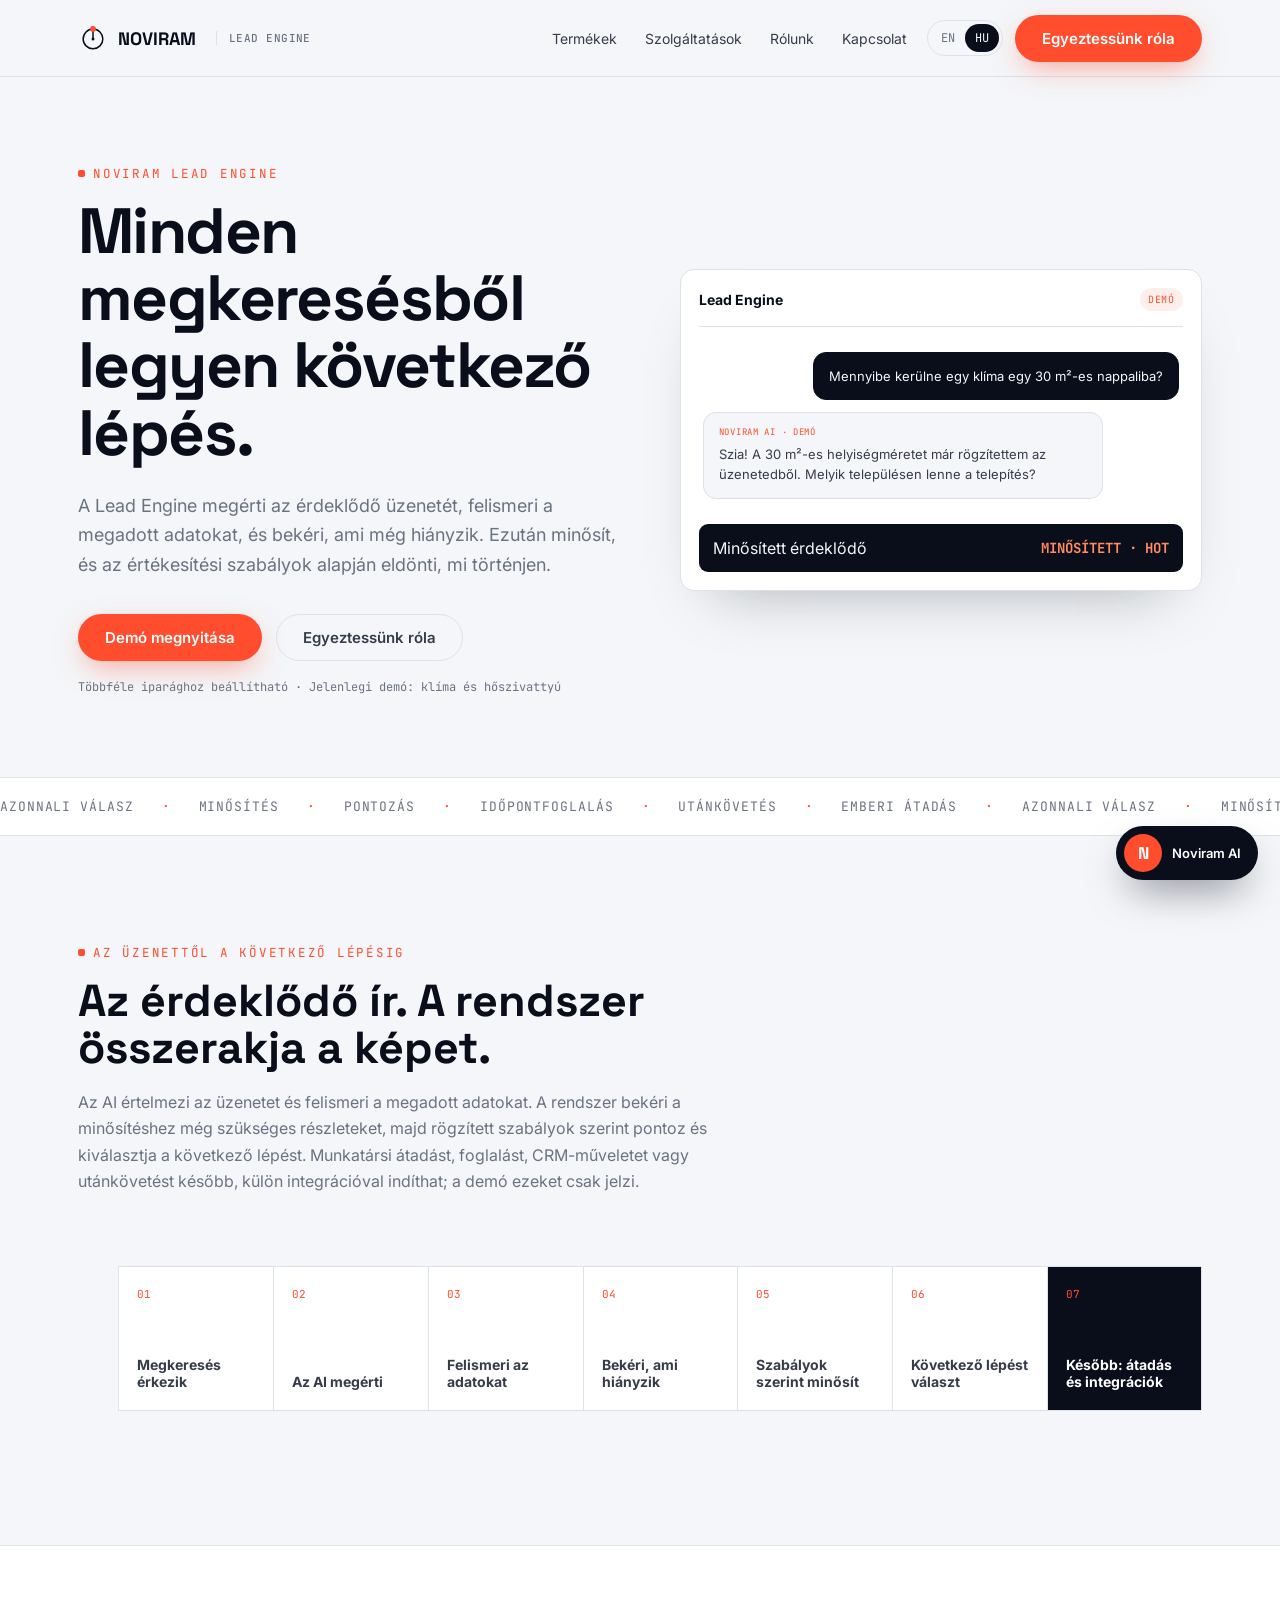
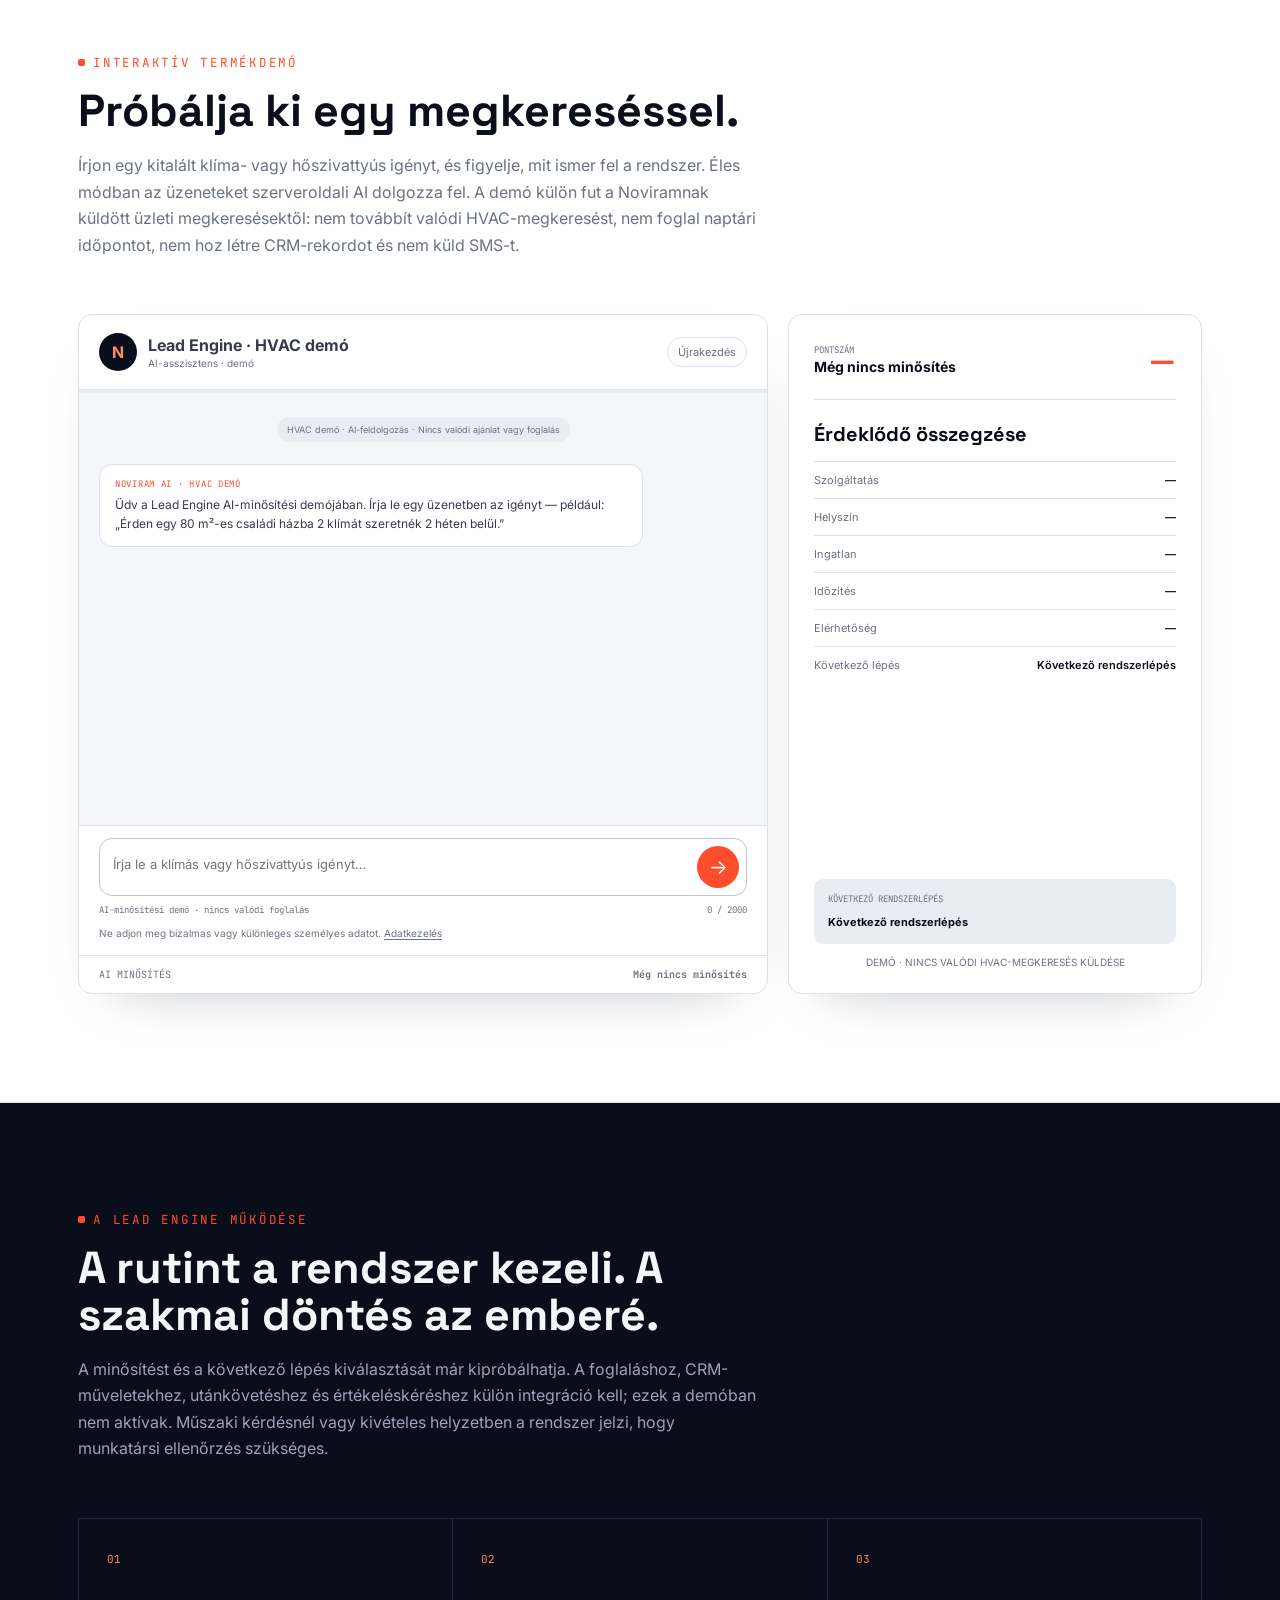
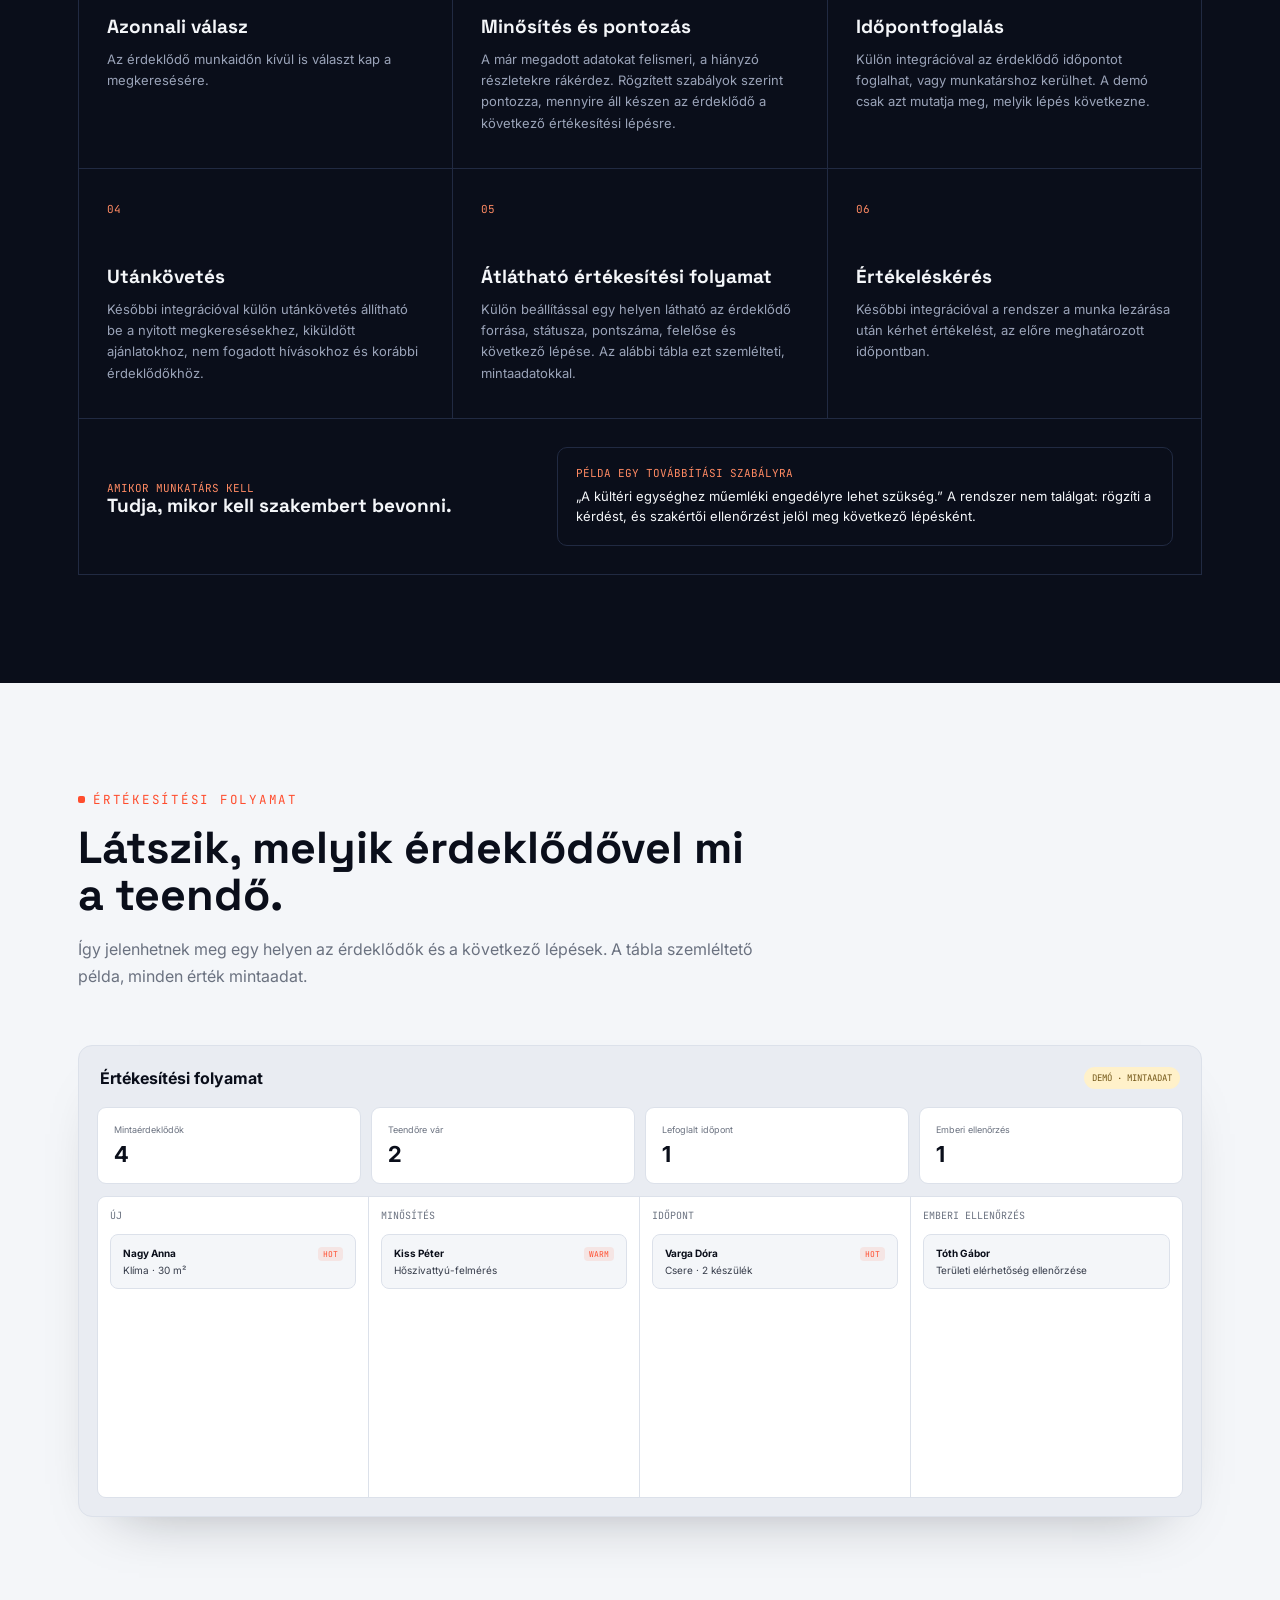
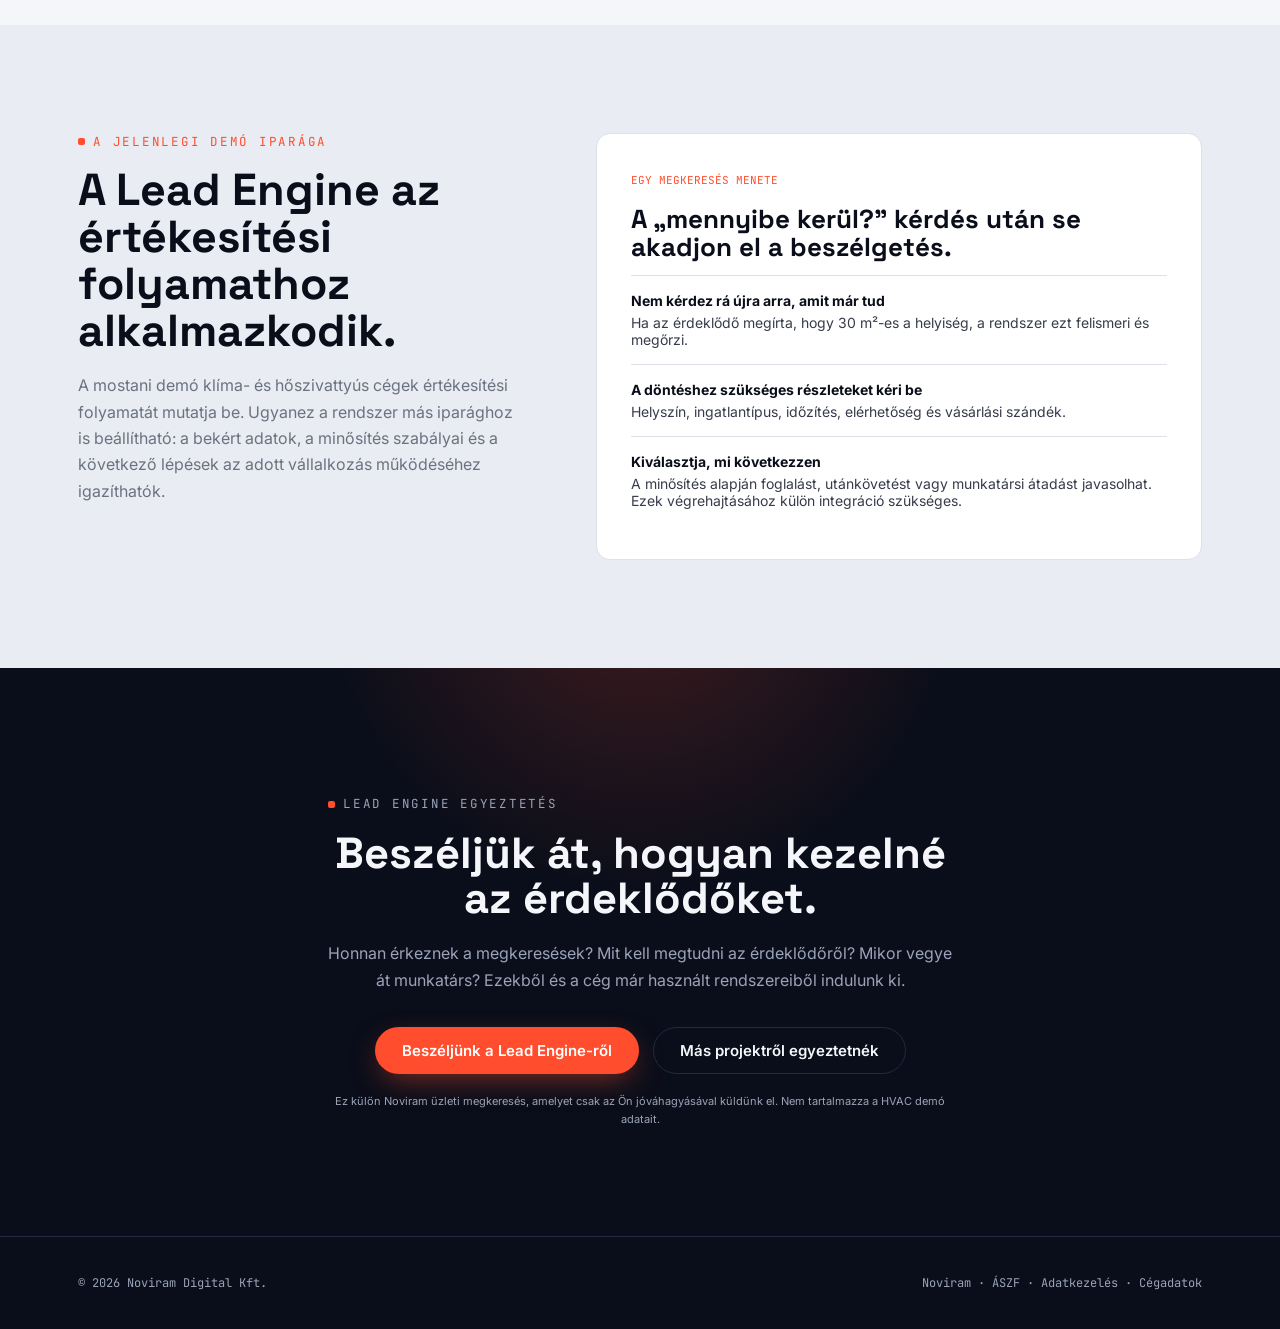
<file: lead-engine.html>
<!DOCTYPE html>
<html lang="hu" class="i18n-pending">
<head>
<meta charset="UTF-8">
<meta name="viewport" content="width=device-width, initial-scale=1.0">
<title>Noviram Lead Engine — Érdeklődőből minősített értékesítési lehetőség</title>
<meta id="metaDescription" name="description" content="A Noviram Lead Engine iparágra konfigurálható AI-értékesítési rendszer: értelmezi az igényt, determinisztikusan minősít és meghatározza a következő lépést.">
<link rel="icon" href="favicon.svg" type="image/svg+xml">
<link rel="preconnect" href="https://fonts.googleapis.com">
<link rel="preconnect" href="https://fonts.gstatic.com" crossorigin>
<link href="https://fonts.googleapis.com/css2?family=Space+Grotesk:wght@500;600;700&family=Inter:wght@400;500;600;700&family=JetBrains+Mono:wght@400;500&display=swap" rel="stylesheet">
<link rel="stylesheet" href="sales-agent.css">
<link rel="stylesheet" href="lead-engine-v2.css">
<script src="site-language.js"></script>
<style>
:root{--ink:#0A0E1A;--ink-2:#121a30;--paper:#F4F6F9;--paper-2:#E9ECF2;--signal:#FF4D2E;--signal-2:#FF8A63;--slate:#363c4a;--slate-soft:#6b7280;--mist:#9aa3b8;--wire-light:#DCE1EA;--wire-dark:#212a42;--white:#fff;--display:'Space Grotesk',sans-serif;--body:'Inter',sans-serif;--mono:'JetBrains Mono',monospace;--container:1180px;--radius:14px}html.i18n-pending body{visibility:hidden}
*{box-sizing:border-box}html{scroll-behavior:smooth}body{margin:0;background:var(--paper);color:var(--slate);font-family:var(--body);-webkit-font-smoothing:antialiased}a{color:inherit;text-decoration:none}button{font:inherit}h1,h2,h3,h4{font-family:var(--display);margin:0;line-height:1.05}p{margin:0}ul{list-style:none;margin:0;padding:0}:focus-visible{outline:2px solid var(--signal);outline-offset:3px}.wrap{max-width:var(--container);margin:auto;padding:0 28px}.progress{position:fixed;z-index:80;top:0;left:0;height:3px;width:0;background:var(--signal)}
.eyebrow{display:flex;align-items:center;gap:8px;margin-bottom:16px;color:var(--signal);font:12.5px var(--mono);letter-spacing:.14em;text-transform:uppercase}.eyebrow:before{content:"";width:7px;height:7px;background:var(--signal);border-radius:2px}.btn{display:inline-flex;align-items:center;justify-content:center;gap:8px;padding:13px 26px;border:1px solid transparent;border-radius:999px;font-weight:600;font-size:15px;cursor:pointer;transition:.18s ease}.btn:hover{transform:translateY(-2px)}.btn-primary{background:var(--signal);color:#fff;box-shadow:0 10px 30px -8px rgba(255,77,46,.55)}.btn-ghost{border-color:var(--wire-light);background:transparent}.section-dark .btn-ghost{border-color:var(--wire-dark);color:var(--paper)}
header{position:sticky;top:0;z-index:50;background:rgba(244,246,249,.82);backdrop-filter:blur(10px);border-bottom:1px solid var(--wire-light)}nav.wrap{height:76px;display:flex;align-items:center;justify-content:space-between;gap:20px}.logo{display:flex;align-items:center;gap:10px;color:var(--ink);font:700 18px var(--display)}.brand-sub{padding-left:12px;border-left:1px solid var(--wire-light);color:var(--slate-soft);font:500 11px var(--mono);letter-spacing:.04em}.nav-links{display:flex;align-items:center;gap:28px;margin-left:auto;font-size:14px}.nav-links a:hover{color:var(--signal)}.lang-switch{display:flex;padding:3px;border:1px solid var(--wire-light);border-radius:999px;font:12px var(--mono)}.lang-btn{padding:6px 10px;border:0;border-radius:999px;background:none;color:var(--slate-soft);cursor:pointer}.lang-btn[aria-pressed=true]{background:var(--ink);color:var(--paper)}.nav-cta{display:flex;gap:12px;align-items:center}.nav-toggle{display:none;width:42px;height:42px;border:1px solid var(--wire-light);border-radius:10px;background:#fff}.nav-toggle .close{display:none}.nav-toggle[aria-expanded=true] .menu{display:none}.nav-toggle[aria-expanded=true] .close{display:block}.mobile-panel{display:none;position:fixed;inset:76px 0 0;background:var(--paper);z-index:49;padding:32px 28px;flex-direction:column;gap:25px}.mobile-panel.open{display:flex}.mobile-panel a{font:600 25px var(--display)}
.hero{padding:88px 0 82px}.hero-grid{display:grid;grid-template-columns:1.02fr .98fr;gap:58px;align-items:center}.hero h1{max-width:720px;color:var(--ink);font-size:clamp(2.6rem,5vw,4.6rem);letter-spacing:-.025em}.hero h1 span{color:var(--signal)}.hero .lede{max-width:52ch;margin-top:24px;color:var(--slate-soft);font-size:18px;line-height:1.65}.actions{display:flex;gap:14px;flex-wrap:wrap;margin-top:34px}.micro{margin-top:18px;color:var(--slate-soft);font:12px var(--mono)}
.hero-system{padding:18px;border:1px solid var(--wire-light);border-radius:var(--radius);background:#fff;box-shadow:0 30px 60px -36px rgba(10,14,26,.35)}.system-head{display:flex;align-items:center;justify-content:space-between;padding-bottom:15px;border-bottom:1px solid var(--wire-light)}.system-head strong{font-size:14px;color:var(--ink)}.demo-badge{padding:5px 8px;border-radius:99px;background:rgba(255,77,46,.09);color:var(--signal);font:10px var(--mono);letter-spacing:.08em}.system-chat{display:flex;flex-direction:column;gap:12px;padding:25px 4px}.bubble{max-width:84%;padding:13px 15px;border:1px solid var(--wire-light);border-radius:13px;background:var(--paper);font-size:13px;line-height:1.55;overflow-wrap:anywhere}.bubble.user{align-self:flex-end;background:var(--ink);border-color:var(--ink);color:var(--paper)}.ai-tag{display:block;margin-bottom:6px;color:var(--signal);font:9px var(--mono);letter-spacing:.08em}.system-result{display:flex;align-items:center;gap:12px;padding:14px;border-radius:9px;background:var(--ink);color:var(--paper)}.system-result b{margin-left:auto;color:var(--signal-2);font:700 14px var(--mono)}
.ticker{overflow:hidden;border-block:1px solid var(--wire-light);background:#fff}.ticker-track{display:flex;width:max-content;padding:20px 0;animation:marquee 32s linear infinite}.ticker-item{display:flex;gap:28px;padding-right:28px;color:var(--slate-soft);font:13px var(--mono);letter-spacing:.07em;text-transform:uppercase;white-space:nowrap}.ticker-item:after{content:"·";color:var(--signal)}@keyframes marquee{to{transform:translateX(-50%)}}
.section{padding:108px 0}.section-dark{background:var(--ink);color:var(--paper)}.section-head{max-width:680px;margin-bottom:56px}.section-head h2{color:var(--ink);font-size:clamp(2rem,3.5vw,3.3rem)}.section-head p:last-child{margin-top:18px;color:var(--slate-soft);font-size:16px;line-height:1.65}.section-dark .section-head h2{color:var(--paper)}.section-dark .section-head p:last-child{color:var(--mist)}
.flow-wrap{overflow-x:auto;padding-bottom:10px}.flow{display:grid;grid-template-columns:repeat(7,minmax(150px,1fr));min-width:980px}.flow li{min-height:145px;padding:20px 18px;border:1px solid var(--wire-light);border-right:0;display:flex;flex-direction:column;justify-content:space-between;background:#fff}.flow li:last-child{border-right:1px solid var(--wire-light);background:var(--ink);color:#fff}.flow span{color:var(--signal);font:11px var(--mono)}.flow strong{font-size:14px}.scroll-hint{display:none;margin-top:10px;color:var(--slate-soft);font:11px var(--mono);text-align:right}
.demo-grid{display:grid;grid-template-columns:minmax(0,1.25fr) minmax(320px,.75fr);gap:20px;align-items:stretch}.chat,.summary{overflow:hidden;border:1px solid var(--wire-light);border-radius:var(--radius);background:#fff;box-shadow:0 24px 54px -38px rgba(10,14,26,.35)}.chat{display:flex;min-height:680px;flex-direction:column}.chat-head{display:flex;align-items:center;justify-content:space-between;padding:18px 20px;border-bottom:1px solid var(--wire-light)}.chat-identity{display:flex;align-items:center;gap:11px}.avatar{display:grid;width:38px;height:38px;place-items:center;border-radius:50%;background:var(--ink);color:var(--signal-2);font-weight:700}.chat-identity span{display:grid;gap:2px}.chat-identity small{color:var(--slate-soft);font-size:10px}.reset{padding:7px 10px;border:1px solid var(--wire-light);border-radius:999px;background:none;color:var(--slate-soft);cursor:pointer;font-size:11px}.chat-progress{height:3px;background:var(--paper-2)}.chat-progress span{display:block;height:100%;background:var(--signal);transition:width .2s}.chat-body{flex:1;max-height:570px;overflow:auto;padding:24px 20px;background:var(--paper)}.notice{width:fit-content;margin:0 auto 22px;padding:7px 10px;border-radius:99px;background:var(--paper-2);color:var(--slate-soft);font-size:9px;text-align:center}.msg-row{display:flex;margin-bottom:13px}.msg-row.user{justify-content:flex-end}.msg-row .bubble{font-size:12px;background:#fff}.msg-row.user .bubble{background:var(--ink);border-color:var(--ink);color:var(--paper);overflow-wrap:anywhere}.msg-row.user .bubble a{color:inherit}.options{display:flex;flex-wrap:wrap;gap:8px;margin:3px 0 18px}.options button{max-width:100%;padding:9px 12px;border:1px solid #bdc5d2;border-radius:999px;background:#fff;color:var(--ink);font-size:11px;font-weight:600;cursor:pointer;overflow-wrap:anywhere}.options button:hover{border-color:var(--signal);color:var(--signal)}.chat-foot{display:flex;justify-content:space-between;gap:12px;padding:12px 20px;border-top:1px solid var(--wire-light);color:var(--slate-soft);font:10px var(--mono)}
.summary{min-height:680px;padding:25px;display:flex;flex-direction:column}.score-head{display:flex;align-items:center;gap:12px;padding-bottom:20px;border-bottom:1px solid var(--wire-light)}.score-head small{display:block;color:var(--slate-soft);font:9px var(--mono)}.score-head strong{font-size:14px;color:var(--ink)}.score-num{margin-left:auto;color:var(--signal);font:700 30px var(--display)}.summary h3{margin:24px 0 16px;color:var(--ink);font-size:20px}.summary dl{margin:0}.summary dl div{display:flex;justify-content:space-between;gap:15px;padding:11px 0;border-top:1px solid var(--wire-light);font-size:11px}.summary dt{color:var(--slate-soft)}.summary dd{margin:0;max-width:62%;text-align:right;color:var(--ink);font-weight:600;overflow-wrap:anywhere}.pill{display:block;width:fit-content;margin:4px 0 0 auto;padding:3px 6px;border-radius:99px;background:rgba(255,77,46,.08);color:var(--signal);font:8px var(--mono)}.next-action{margin-top:auto;padding:14px;border-radius:9px;background:var(--paper-2)}.next-action small{display:block;margin-bottom:5px;color:var(--slate-soft);font:9px var(--mono)}.next-action strong{color:var(--ink);font-size:11px;line-height:1.4;overflow-wrap:anywhere}.demo-note{margin-top:12px;color:var(--slate-soft);font-size:10px;text-align:center}
.module-grid{display:grid;grid-template-columns:repeat(3,1fr);border-top:1px solid var(--wire-dark);border-left:1px solid var(--wire-dark)}.module{min-height:250px;padding:28px;border-right:1px solid var(--wire-dark);border-bottom:1px solid var(--wire-dark)}.module-num{color:var(--signal-2);font:11px var(--mono)}.module h3{margin:50px 0 12px;font-size:19px}.module p{color:var(--mist);font-size:13px;line-height:1.65}.handoff{grid-column:span 3;min-height:auto;display:grid;grid-template-columns:.8fr 1.2fr;gap:40px;align-items:center}.handoff h3{margin:0}.handoff-callout{padding:18px;border:1px solid var(--wire-dark);border-radius:10px;color:var(--paper);font-size:13px;line-height:1.6}.handoff-callout strong{display:block;margin-bottom:6px;color:var(--signal-2);font:11px var(--mono)}
.dashboard{padding:18px;border:1px solid var(--wire-light);border-radius:var(--radius);background:var(--paper-2);box-shadow:0 28px 60px -40px rgba(10,14,26,.4)}.dash-head{display:flex;align-items:center;justify-content:space-between;padding:3px 3px 18px}.dash-head strong{color:var(--ink)}.dash-badge{padding:5px 8px;border-radius:99px;background:#fff1ca;color:#735718;font:9px var(--mono)}.metrics{display:grid;grid-template-columns:repeat(4,1fr);gap:10px;margin-bottom:12px}.metric{padding:16px;border:1px solid var(--wire-light);border-radius:9px;background:#fff}.metric small{display:block;color:var(--slate-soft);font-size:9px}.metric strong{display:block;margin-top:6px;color:var(--ink);font-size:22px}.pipeline-scroll{overflow-x:auto}.pipeline{display:grid;grid-template-columns:repeat(4,minmax(190px,1fr));min-width:790px;border:1px solid var(--wire-light);border-radius:9px;overflow:hidden}.column{min-height:300px;padding:12px;border-right:1px solid var(--wire-light);background:#fff}.column:last-child{border-right:0}.column h4{margin:0 0 12px;color:var(--slate-soft);font:10px var(--mono);text-transform:uppercase}.lead{padding:12px;border:1px solid var(--wire-light);border-radius:8px;background:var(--paper);font-size:10px}.lead+.lead{margin-top:8px}.lead strong{display:block;margin-bottom:5px;color:var(--ink)}.lead em{float:right;padding:2px 5px;border-radius:4px;background:rgba(255,77,46,.1);color:var(--signal);font:normal 8px var(--mono)}
.use-case{display:grid;grid-template-columns:.85fr 1.15fr;gap:70px;align-items:center}.use-card{padding:34px;border:1px solid var(--wire-light);border-radius:var(--radius);background:#fff}.use-card small{color:var(--signal);font:11px var(--mono)}.use-card h3{margin:18px 0 14px;color:var(--ink);font-size:26px}.use-card p{color:var(--slate-soft);line-height:1.7}.use-list li{padding:16px 0;border-top:1px solid var(--wire-light);font-size:14px}.use-list b{display:block;margin-bottom:5px;color:var(--ink)}
.contact{text-align:center;position:relative;overflow:hidden}.contact:before{content:"";position:absolute;width:650px;height:650px;left:50%;top:-420px;transform:translateX(-50%);background:radial-gradient(circle,rgba(255,77,46,.22),transparent 70%)}.contact-inner{position:relative;max-width:680px;margin:auto}.contact h2{color:var(--paper);font-size:clamp(2rem,3.4vw,3rem)}.contact p{margin-top:18px;color:var(--mist);line-height:1.65}.contact .actions{justify-content:center}.contact .fine{font-size:11px}.footer{padding:38px 0;background:var(--ink);border-top:1px solid var(--wire-dark);color:var(--mist)}.footer-inner{display:flex;justify-content:space-between;gap:25px;flex-wrap:wrap;font:12px var(--mono)}.footer a:hover{color:var(--paper)}
.reveal{opacity:0;transform:translateY(18px);transition:.6s ease}.reveal.in{opacity:1;transform:none}
@media(max-width:900px){.nav-links,.nav-cta>.btn{display:none}.nav-toggle{display:grid;place-items:center}.hero-grid,.demo-grid,.use-case{grid-template-columns:1fr}.hero-system{max-width:620px}.module-grid{grid-template-columns:repeat(2,1fr)}.handoff{grid-column:span 2}.metrics{grid-template-columns:repeat(2,1fr)}}
@media(max-width:620px){.wrap{padding-inline:20px}.brand-sub{display:none}.hero{padding:58px 0 64px}.hero h1{font-size:clamp(2.5rem,12vw,3.5rem)}.section{padding:80px 0}.scroll-hint{display:block}.chat{min-height:640px}.summary{min-height:610px}.module-grid{grid-template-columns:1fr}.handoff{grid-column:auto;grid-template-columns:1fr}.metrics{grid-template-columns:1fr 1fr}.metric strong{font-size:18px}.footer-inner{flex-direction:column}}
@media(prefers-reduced-motion:reduce){html{scroll-behavior:auto}*,*:before,*:after{animation:none!important;transition:none!important}.reveal{opacity:1;transform:none}.btn:hover{transform:none}}
</style>
<noscript><style>html.i18n-pending body{visibility:visible}</style></noscript>
</head>
<body data-agent-page-context="lead_engine_product_page">
<div class="progress" id="progress"></div>
<header>
  <nav class="wrap" aria-label="Primary navigation" data-i18n-aria="a11y.primaryNav">
    <a class="logo" href="index.html" data-local-href="index.html"><svg width="30" height="30" viewBox="0 0 32 32" fill="none" aria-hidden="true"><circle cx="16" cy="17" r="10.5" stroke="currentColor" stroke-width="1.6"/><line x1="16" y1="17" x2="16" y2="6.3" stroke="currentColor" stroke-width="1.6"/><circle cx="16" cy="6.3" r="3" fill="var(--signal)"/><circle cx="16" cy="17" r="1.6" fill="currentColor"/></svg>NOVIRAM</a>
    <span class="brand-sub">LEAD ENGINE</span>
    <div class="nav-links"><a href="index.html#products" data-local-href="index.html#products" data-i18n="nav.products">Termékek</a><a href="index.html#services" data-local-href="index.html#services" data-i18n="nav.services">Szolgáltatások</a><a href="index.html#about" data-local-href="index.html#about" data-i18n="nav.about">Rólunk</a><a href="#contact" data-i18n="nav.contact">Kapcsolat</a></div>
    <div class="nav-cta"><div class="lang-switch" role="group" aria-label="Language" data-i18n-aria="a11y.language"><button class="lang-btn" data-lang="en" aria-pressed="true">EN</button><button class="lang-btn" data-lang="hu" aria-pressed="false">HU</button></div><a class="btn btn-primary" href="#contact" data-i18n="nav.cta">Discuss a pilot</a><button class="nav-toggle" id="navToggle" aria-expanded="false" aria-controls="mobilePanel" aria-label="Open menu"><svg class="menu" width="20" height="20" viewBox="0 0 24 24" fill="none" stroke="currentColor" stroke-width="1.8" stroke-linecap="round"><path d="M3 6h18M3 12h18M3 18h18"/></svg><svg class="close" width="20" height="20" viewBox="0 0 24 24" fill="none" stroke="currentColor" stroke-width="1.8" stroke-linecap="round"><path d="M5 5l14 14M19 5L5 19"/></svg></button></div>
  </nav>
</header>
<div class="mobile-panel" id="mobilePanel"><a href="index.html#products" data-local-href="index.html#products" data-i18n="nav.products">Termékek</a><a href="index.html#services" data-local-href="index.html#services" data-i18n="nav.services">Szolgáltatások</a><a href="index.html#about" data-local-href="index.html#about" data-i18n="nav.about">Rólunk</a><a href="#contact" data-i18n="nav.contact">Kapcsolat</a><a class="btn btn-primary" href="#demo" data-i18n="hero.primary">Demó megnyitása</a></div>
<main>
  <section class="hero"><div class="wrap hero-grid"><div><p class="eyebrow" data-i18n="hero.eyebrow">Noviram Lead Engine</p><h1 data-i18n="hero.h1">Turn enquiries into a clear sales next step.</h1><p class="lede" data-i18n="hero.lede">Understand natural-language enquiries, capture useful facts and qualify intent — with a configurable pathway to the right person or sales step.</p><div class="actions"><a class="btn btn-primary" href="#demo" data-i18n="hero.primary">Open the demo</a><a class="btn btn-ghost" href="#contact" data-i18n="hero.secondary">Discuss a pilot</a></div><p class="micro" data-i18n="hero.micro">Industry-configurable sales system · First interactive demo: HVAC</p></div><div class="hero-system" aria-label="Lead Engine product preview" data-i18n-aria="a11y.preview"><div class="system-head"><strong>Lead Engine</strong><span class="demo-badge" data-i18n="demo.badge">DEMO</span></div><div class="system-chat"><div class="bubble user" data-i18n="preview.customer">How much would it cost to install AC in a 30 m² living room?</div><div class="bubble"><span class="ai-tag" data-i18n="demo.aiTag">NOVIRAM AI · DEMO</span><span data-i18n="preview.ai">Hi! I’ve already picked up the 30 m² room size from your message. Which city would the installation be in?</span></div></div><div class="system-result"><span data-i18n="hero.result">Qualified lead</span><b data-i18n="preview.status">QUALIFIED · HOT</b></div></div></div></section>
  <div class="ticker" aria-hidden="true"><div class="ticker-track"><span class="ticker-item" data-i18n="ticker.1">Instant response</span><span class="ticker-item" data-i18n="ticker.2">Qualification</span><span class="ticker-item" data-i18n="ticker.3">Lead scoring</span><span class="ticker-item" data-i18n="ticker.4">Booking</span><span class="ticker-item" data-i18n="ticker.5">Follow-up</span><span class="ticker-item" data-i18n="ticker.6">Human handoff</span><span class="ticker-item" data-i18n="ticker.1">Instant response</span><span class="ticker-item" data-i18n="ticker.2">Qualification</span><span class="ticker-item" data-i18n="ticker.3">Lead scoring</span><span class="ticker-item" data-i18n="ticker.4">Booking</span><span class="ticker-item" data-i18n="ticker.5">Follow-up</span><span class="ticker-item" data-i18n="ticker.6">Human handoff</span></div></div>
  <section class="section" id="how"><div class="wrap"><div class="section-head reveal"><p class="eyebrow" data-i18n="flow.eye">One connected flow</p><h2 data-i18n="flow.title">Every lead gets a clear next step.</h2><p data-i18n="flow.copy">Lead Engine connects the moments between a new inquiry and a human sales conversation.</p></div><div class="flow-wrap"><ol class="flow reveal"><li><span>01</span><strong data-i18n="flow.1">Incoming lead</strong></li><li><span>02</span><strong data-i18n="flow.2">AI conversation</strong></li><li><span>03</span><strong data-i18n="flow.3">Qualification</strong></li><li><span>04</span><strong data-i18n="flow.4">Lead scoring</strong></li><li><span>05</span><strong data-i18n="flow.5">Booking</strong></li><li><span>06</span><strong data-i18n="flow.6">CRM / follow-up</strong></li><li><span>07</span><strong data-i18n="flow.7">Qualified opportunity</strong></li></ol></div><p class="scroll-hint" data-i18n="scroll">Swipe sideways →</p></div></section>
  <section class="section" id="demo" style="background:#fff;border-block:1px solid var(--wire-light)"><div class="wrap"><div class="section-head reveal"><p class="eyebrow" data-i18n="demo.eye">Interactive product demo</p><h2 data-i18n="demo.title">See the system understand, qualify, and route a lead.</h2><p data-i18n="demo.copy">Try a fictional enquiry. Messages are processed by the server-side AI in live mode; this session stays separate from corporate enquiries. No real HVAC lead, calendar booking, CRM record or SMS is submitted.</p></div><div class="demo-grid reveal"><section class="chat" aria-label="Interactive lead conversation" data-i18n-aria="a11y.conversation"><div class="chat-head"><div class="chat-identity"><span class="avatar">N</span><span><strong data-i18n="demo.name">Lead Engine · HVAC demo</strong><small data-i18n="demo.ai">AI assistant · demo</small></span></div><button class="reset" id="reset" type="button" data-i18n="demo.reset">Reset</button></div><div class="chat-progress"><span id="chatProgress" style="width:0%"></span></div><div class="chat-body" id="chatBody"><p class="notice" data-i18n="demo.notice">HVAC demo · AI processing · No real quote or booking</p><div id="messages" role="log" aria-live="polite" aria-relevant="additions text"></div><div class="options" id="options" aria-label="Response options" data-i18n-aria="a11y.options"></div></div><div class="chat-foot"><span id="stepLabel">Minősítés · 1/5</span><strong id="stepName">HELYSZÍN</strong></div></section><aside class="summary" aria-label="Lead summary" data-i18n-aria="a11y.summary"><div class="score-head"><div><small data-i18n="summary.score">LEAD SCORE</small><strong id="temperature">FOLYAMATBAN</strong></div><span class="score-num" id="score">—</span></div><h3 data-i18n="summary.title">Air-conditioning installation inquiry</h3><dl><div><dt data-i18n="summary.service">Service</dt><dd id="sService">—</dd></div><div><dt data-i18n="summary.location">Location</dt><dd id="sLocation">—</dd></div><div><dt data-i18n="summary.property">Property</dt><dd id="sProperty">—</dd></div><div><dt data-i18n="summary.timing">Timing</dt><dd id="sTiming">—</dd></div><div><dt data-i18n="summary.contact">Contact</dt><dd id="sContact">—</dd></div><div><dt id="nextLabel" data-i18n="summary.next">Következő lépés</dt><dd id="sNext">—</dd></div></dl><div class="next-action"><small data-i18n="summary.action">NEXT SYSTEM ACTION</small><strong id="disposition">Minősítésre vár</strong></div><p class="demo-note" data-i18n="summary.note">DEMO · NO EXTERNAL LEAD SUBMISSION</p></aside></div></div></section>
  <section class="section section-dark" id="system"><div class="wrap"><div class="section-head reveal"><p class="eyebrow" data-i18n="system.eye">The product system</p><h2 data-i18n="system.title">Automation for repetition. People for judgement.</h2><p data-i18n="system.copy">Modules work together around the lead, while technical questions, complaints, exceptions, and special requests are handed to a person.</p></div><div class="module-grid reveal"><article class="module"><span class="module-num">01</span><h3 data-i18n="m1.t">Instant response</h3><p data-i18n="m1.d">A new inquiry receives a relevant response immediately, including outside working hours.</p></article><article class="module"><span class="module-num">02</span><h3 data-i18n="m2.t">Qualification &amp; scoring</h3><p data-i18n="m2.d">Known details are extracted, missing details are asked, and sales readiness is scored.</p></article><article class="module"><span class="module-num">03</span><h3 data-i18n="m3.t">Booking</h3><p data-i18n="m3.d">Qualified leads can move directly to an appropriate appointment or human next step.</p></article><article class="module"><span class="module-num">04</span><h3 data-i18n="m4.t">Follow-up</h3><p data-i18n="m4.d">Open inquiries, quotes, missed calls, and older leads can follow distinct workflows.</p></article><article class="module"><span class="module-num">05</span><h3 data-i18n="m5.t">Pipeline visibility</h3><p data-i18n="m5.d">Source, status, score, owner, and next action remain visible in one process.</p></article><article class="module"><span class="module-num">06</span><h3 data-i18n="m6.t">Review requests</h3><p data-i18n="m6.d">With a future integration, completed work could trigger a review request at an appropriate moment.</p></article><article class="module handoff"><div><span class="module-num" data-i18n="handoff.eye">HUMAN HANDOFF</span><h3 data-i18n="handoff.t">The system knows when to stop.</h3></div><div class="handoff-callout"><strong data-i18n="handoff.label">EXAMPLE ROUTING RULE</strong><span data-i18n="handoff.d">“The outdoor unit needs a listed-building approval.” → Do not improvise a technical answer. Capture the context and route it to a specialist for confirmation.</span></div></article></div></div></section>
  <section class="section"><div class="wrap"><div class="section-head reveal"><p class="eyebrow" data-i18n="dash.eye">Pipeline visibility</p><h2 data-i18n="dash.title">A measurable process, not a hidden inbox.</h2><p data-i18n="dash.copy">This sample board illustrates how leads and next actions could be presented. All values below are demo data.</p></div><div class="dashboard reveal"><div class="dash-head"><strong data-i18n="dash.board">Lead Pipeline</strong><span class="dash-badge" data-i18n="dash.badge">DEMO · SAMPLE DATA</span></div><div class="metrics"><div class="metric"><small data-i18n="metric.1">Visible sample leads</small><strong>4</strong></div><div class="metric"><small data-i18n="metric.2">Waiting for action</small><strong>2</strong></div><div class="metric"><small data-i18n="metric.3">Booked</small><strong>1</strong></div><div class="metric"><small data-i18n="metric.4">Human review</small><strong>1</strong></div></div><div class="pipeline-scroll" aria-label="Sample lead pipeline" data-i18n-aria="a11y.pipeline"><div class="pipeline"><div class="column"><h4 data-i18n="col.1">New</h4><div class="lead"><em>HOT</em><strong>Nagy Anna</strong><span data-i18n="lead.1">Air conditioning · 30 m²</span></div></div><div class="column"><h4 data-i18n="col.2">Qualification</h4><div class="lead"><em>WARM</em><strong>Kiss Péter</strong><span data-i18n="lead.2">Heat-pump survey</span></div></div><div class="column"><h4 data-i18n="col.3">Appointment</h4><div class="lead"><em>HOT</em><strong>Varga Dóra</strong><span data-i18n="lead.3">Replacement · 2 units</span></div></div><div class="column"><h4 data-i18n="col.4">Human review</h4><div class="lead"><strong>Tóth Gábor</strong><span data-i18n="lead.4">Service-area confirmation</span></div></div></div></div><p class="scroll-hint" data-i18n="scroll">Swipe sideways →</p></div></div></section>
  <section class="section" style="background:var(--paper-2)"><div class="wrap use-case"><div class="section-head reveal"><p class="eyebrow" data-i18n="use.eye">First industry configuration</p><h2 data-i18n="use.title">Lead Engine adapts to the sales process.</h2><p data-i18n="use.copy">The current interactive demo is configured for HVAC businesses. The same core system can be configured for other industries and sales workflows.</p></div><div class="use-card reveal"><small data-i18n="use.card.eye">TYPICAL LEAD PATH</small><h3 data-i18n="use.card.title">From “how much?” to a useful sales conversation.</h3><ul class="use-list"><li><b data-i18n="use.1t">Understand what is already known</b><span data-i18n="use.1d">Do not ask for the 30 m² room size twice.</span></li><li><b data-i18n="use.2t">Qualify what changes the next step</b><span data-i18n="use.2d">Location, property type, timing, contact, and intent.</span></li><li><b data-i18n="use.3t">Route responsibly</b><span data-i18n="use.3d">Book, follow up, nurture, or hand off — without pretending every lead is HOT.</span></li></ul></div></div></section>
  <section class="section section-dark contact" id="contact"><div class="wrap contact-inner"><p class="eyebrow" data-i18n="contact.eye">Lead Engine pilot</p><h2 data-i18n="contact.title">Let’s map the journey from first message to the next sales step.</h2><p data-i18n="contact.copy">In a short conversation, we will cover your lead sources, qualification rules, handoff points, and current systems.</p><div class="actions"><button class="btn btn-primary" type="button" id="demoMailLink" data-noviram-contact="lead_engine" data-i18n="contact.cta">Érdekel a Lead Engine</button><a class="btn btn-ghost" href="index.html#contact" data-local-href="index.html#contact" data-i18n="contact.custom">Start a custom project</a></div><p class="fine" data-i18n="contact.fine">This is a separate Noviram business enquiry, sent only after your confirmation. No HVAC demo data is included.</p></div></section>
</main>
<footer class="footer"><div class="wrap footer-inner"><span>© 2026 Noviram Digital Kft.</span><nav aria-label="Jogi információk" data-i18n-aria="a11y.legalNav"><a href="index.html?lang=hu" data-local-href="index.html" data-i18n="foot.home">Noviram</a> · <a href="aszf.html?lang=hu" data-noviram-legal="terms" data-i18n="foot.terms">ÁSZF</a> · <a href="adatkezeles.html?lang=hu" data-noviram-legal="privacy" data-i18n="foot.privacy">Adatkezelés</a> · <a href="company-details.html?lang=hu" data-noviram-legal="company" data-i18n="foot.company">Cégadatok</a></nav></div></footer>
<script>
const T = {
  en: {
    'nav.products':'Products','nav.services':'Services','nav.about':'About','nav.contact':'Contact','nav.how':'How it works','nav.demo':'Demo','nav.system':'System','nav.company':'Noviram','nav.cta':"Let’s discuss it",
    'hero.eyebrow':'Noviram Lead Engine',
    'hero.h1':"Give every enquiry a clear next step.",
    'hero.lede':"Lead Engine understands the message, recognises the details already supplied and asks for what is missing. It then qualifies the lead and uses your sales rules to select the next step.",
    'hero.primary':'Open the demo','hero.secondary':"Let’s discuss it",
    'hero.micro':"Configurable for different industries · Current demo: HVAC",'hero.result':'Qualified lead',
    'preview.customer':'How much would it cost to install AC in a 30 m² living room?',
    'preview.ai':'Hi! I’ve already picked up the 30 m² room size from your message. Which city would the installation be in?',
    'preview.status':'QUALIFIED · HOT',
    'ticker.1':'Instant response','ticker.2':'Qualification','ticker.3':'Lead scoring','ticker.4':'Booking','ticker.5':'Follow-up','ticker.6':'Human handoff',
    'flow.eye':'One connected flow','flow.title':"The enquiry arrives. The system puts the details together.",
    'flow.copy':"AI interprets the message and recognises the details already supplied. The system asks for what qualification still needs, then applies fixed scoring rules and selects the next step. Human handoff, booking, CRM actions and follow-up can run through future, separately configured integrations; the demo only indicates these pathways.",
    'flow.1':'Incoming lead','flow.2':'Understand language','flow.3':'Extract known facts','flow.4':'Useful missing details','flow.5':'Deterministic score','flow.6':'Choose next action','flow.7':"Later: handoff & integrations",
    'scroll':'Swipe sideways →',
    'demo.eye':'Interactive product demo','demo.title':"Try it with an enquiry.",
    'demo.copy':"Describe a fictional air-conditioning or heat-pump requirement and see what the system recognises. In live mode, server-side AI processes the messages. The demo is separate from business enquiries sent to Noviram: it does not submit a real HVAC enquiry, book a calendar appointment, create a CRM record or send an SMS.",
    'demo.badge':'DEMO','demo.name':'Lead Engine · HVAC demo','demo.ai':'AI assistant · demo','demo.aiTag':'NOVIRAM AI · DEMO','demo.reset':'Reset',
    'demo.notice':'HVAC demo · AI processing · No real quote or booking',
    'demo.serviceValue':'Air-conditioning installation',
    'summary.score':'LEAD SCORE','summary.title':'Air-conditioning installation enquiry','summary.service':'Service',
    'summary.room':'Room','summary.extracted':'Extracted from first message','summary.location':'Location',
    'summary.property':'Property','summary.timing':'Timing','summary.contact':'Contact',
    'summary.next':'Next step','summary.appointment':'Appointment','summary.action':'NEXT SYSTEM ACTION',
    'summary.waiting':'Waiting for qualification','summary.note':'DEMO · NO EXTERNAL LEAD SUBMISSION',
    'summary.contactSample':'Sample contact supplied','summary.contactNone':'No contact supplied','summary.outside':'Outside demo service area',
    'system.eye':'The product system','system.title':'Automation for repetition. People for judgement.',
    'system.copy':'Qualification and next-action decisions are demonstrated now. Booking, CRM, follow-up and review-request execution require separately configured integrations; they are not active in this demo. Technical questions and exceptions trigger a human-review pathway.',
    'm1.t':'Instant response','m1.d':'A new enquiry receives a relevant response immediately, including outside working hours.',
    'm2.t':'Qualification & scoring','m2.d':'Known details are extracted, missing details are asked, and sales readiness is scored.',
    'm3.t':'Booking','m3.d':'With a configured integration, qualified leads can move to booking or a team member. This demo only shows the selected pathway.',
    'm4.t':'Follow-up','m4.d':'A future integration can give open leads, quotes, missed calls and older enquiries distinct follow-up workflows.',
    'm5.t':'Pipeline visibility','m5.d':'A configured pipeline can bring source, status, score, owner and next action into one view. The board below is a sample.',
    'm6.t':'Review requests','m6.d':'With a future integration, completed work could trigger a review request at an appropriate moment.',
    'handoff.eye':'HUMAN HANDOFF','handoff.t':'A human-review pathway when judgement is needed.',
    'handoff.label':'EXAMPLE ROUTING RULE',
    'handoff.d':"“The outdoor unit may require listed-building approval.” The system does not guess: it records the question and identifies specialist review as the next step.",
    'dash.eye':'Sales pipeline','dash.title':"See what each lead needs next.",
    'dash.copy':'This sample board illustrates how leads and next actions could be presented. All values below are demo data.',
    'dash.board':'Lead Pipeline','dash.badge':'DEMO · SAMPLE DATA',
    'metric.1':'Sample leads','metric.2':'Waiting for action','metric.3':'Booked','metric.4':'Human review',
    'col.1':'New','col.2':'Qualification','col.3':'Appointment','col.4':'Human review',
    'lead.1':'Air conditioning · 30 m²','lead.2':'Heat-pump survey','lead.3':'Replacement · 2 units','lead.4':'Service-area confirmation',
    'use.eye':'First industry configuration','use.title':'Lead Engine adapts to the sales process.',
    'use.copy':"The current demo shows a sales workflow for HVAC businesses. The same system can be configured for other industries: the information requested, qualification rules and next steps can be adapted to the business.",
    'use.card.eye':'TYPICAL LEAD PATH','use.card.title':'From “how much?” to a useful sales conversation.',
    'use.1t':'Recognise what is already known','use.1d':"If the customer says the room is 30 m², the system recognises and retains that detail.",
    'use.2t':'Capture what determines the next step','use.2d':'Location, property type, timing, contact, and intent.',
    'use.3t':'Route to the right outcome','use.3d':"Qualification can suggest booking, follow-up or human handoff. Executing these steps requires separately configured integrations.",
    'contact.eye':"Discuss Lead Engine",'contact.title':"Let’s discuss how you want to handle enquiries.",
    'contact.copy':'In a short conversation, we will cover your lead sources, qualification rules, handoff points, and current systems.',
    'contact.cta':'Discuss Lead Engine','contact.custom':"Discuss a different project",
    'contact.fine':'This is a separate Noviram business enquiry, sent only after your confirmation. No HVAC demo data is included.',
    'foot.home':'Noviram','foot.terms':'Terms','foot.privacy':'Privacy','foot.company':'Company details',
    'doc.title':'Noviram Lead Engine — From enquiry to qualified opportunity',
    'meta.description':'Noviram Lead Engine is an industry-configurable AI sales system for enquiry understanding, deterministic qualification and next-step routing.',
    'mail.subject':'Noviram Lead Engine demo',
    'a11y.legalNav':'Legal information','a11y.primaryNav':'Primary navigation','a11y.language':'Language','a11y.preview':'Lead Engine product preview',
    'a11y.conversation':'Interactive lead conversation','a11y.options':'Response options','a11y.summary':'Lead summary',
    'a11y.pipeline':'Sample lead pipeline','a11y.menuOpen':'Open menu','a11y.menuClose':'Close menu',
  },
  hu: {
    'nav.products':'Termékek','nav.services':'Szolgáltatások','nav.about':'Rólunk','nav.contact':'Kapcsolat','nav.how':'Hogyan működik','nav.demo':'Demó','nav.system':'Rendszer','nav.company':'Noviram','nav.cta':"Egyeztessünk róla",
    'hero.eyebrow':'Noviram Lead Engine',
    'hero.h1':"Minden megkeresésből legyen következő lépés.",
    'hero.lede':"A Lead Engine megérti az érdeklődő üzenetét, felismeri a megadott adatokat, és bekéri, ami még hiányzik. Ezután minősít, és az értékesítési szabályok alapján eldönti, mi történjen.",
    'hero.primary':'Demó megnyitása','hero.secondary':"Egyeztessünk róla",
    'hero.micro':"Többféle iparághoz beállítható · Jelenlegi demó: klíma és hőszivattyú",'hero.result':'Minősített érdeklődő',
    'preview.customer':'Mennyibe kerülne egy klíma egy 30 m²-es nappaliba?',
    'preview.ai':'Szia! A 30 m²-es helyiségméretet már rögzítettem az üzenetedből. Melyik településen lenne a telepítés?',
    'preview.status':'MINŐSÍTETT · HOT',
    'ticker.1':'Azonnali válasz','ticker.2':'Minősítés','ticker.3':'Pontozás','ticker.4':'Időpontfoglalás','ticker.5':'Utánkövetés','ticker.6':'Emberi átadás',
    'flow.eye':"Az üzenettől a következő lépésig",'flow.title':"Az érdeklődő ír. A rendszer összerakja a képet.",
    'flow.copy':"Az AI értelmezi az üzenetet és felismeri a megadott adatokat. A rendszer bekéri a minősítéshez még szükséges részleteket, majd rögzített szabályok szerint pontoz és kiválasztja a következő lépést. Munkatársi átadást, foglalást, CRM-műveletet vagy utánkövetést később, külön integrációval indíthat; a demó ezeket csak jelzi.",
    'flow.1':"Megkeresés érkezik",'flow.2':"Az AI megérti",'flow.3':"Felismeri az adatokat",'flow.4':"Bekéri, ami hiányzik",'flow.5':"Szabályok szerint minősít",'flow.6':"Következő lépést választ",'flow.7':"Később: átadás és integrációk",
    'scroll':'Oldalra húzható →',
    'demo.eye':'Interaktív termékdemó','demo.title':"Próbálja ki egy megkereséssel.",
    'demo.copy':"Írjon egy kitalált klíma- vagy hőszivattyús igényt, és figyelje, mit ismer fel a rendszer. Éles módban az üzeneteket szerveroldali AI dolgozza fel. A demó külön fut a Noviramnak küldött üzleti megkeresésektől: nem továbbít valódi HVAC-megkeresést, nem foglal naptári időpontot, nem hoz létre CRM-rekordot és nem küld SMS-t.",
    'demo.badge':'DEMÓ','demo.name':'Lead Engine · HVAC demó','demo.ai':'AI-asszisztens · demó','demo.aiTag':'NOVIRAM AI · DEMÓ','demo.reset':'Újrakezdés',
    'demo.notice':'HVAC demó · AI-feldolgozás · Nincs valódi ajánlat vagy foglalás',
    'demo.serviceValue':'Klímatelepítés',
    'summary.score':'PONTSZÁM','summary.title':'Klímatelepítési érdeklődés','summary.service':'Szolgáltatás',
    'summary.room':'Helyiség','summary.extracted':'Az első üzenetből felismerve','summary.location':'Helyszín',
    'summary.property':'Ingatlan','summary.timing':'Időzítés','summary.contact':'Elérhetőség',
    'summary.next':'Következő lépés','summary.appointment':'Időpont','summary.action':'KÖVETKEZŐ RENDSZERLÉPÉS',
    'summary.waiting':'Minősítésre vár','summary.note':"DEMÓ · NINCS VALÓDI HVAC-MEGKERESÉS KÜLDÉSE",
    'summary.contactSample':'Mintaelérhetőség megadva','summary.contactNone':'Nincs megadott elérhetőség','summary.outside':'A demó szolgáltatási területén kívül',
    'system.eye':"A Lead Engine működése",'system.title':"A rutint a rendszer kezeli. A szakmai döntés az emberé.",
    'system.copy':"A minősítést és a következő lépés kiválasztását már kipróbálhatja. A foglaláshoz, CRM-műveletekhez, utánkövetéshez és értékeléskéréshez külön integráció kell; ezek a demóban nem aktívak. Műszaki kérdésnél vagy kivételes helyzetben a rendszer jelzi, hogy munkatársi ellenőrzés szükséges.",
    'm1.t':'Azonnali válasz','m1.d':"Az érdeklődő munkaidőn kívül is választ kap a megkeresésére.",
    'm2.t':'Minősítés és pontozás','m2.d':"A már megadott adatokat felismeri, a hiányzó részletekre rákérdez. Rögzített szabályok szerint pontozza, mennyire áll készen az érdeklődő a következő értékesítési lépésre.",
    'm3.t':'Időpontfoglalás','m3.d':"Külön integrációval az érdeklődő időpontot foglalhat, vagy munkatárshoz kerülhet. A demó csak azt mutatja meg, melyik lépés következne.",
    'm4.t':'Utánkövetés','m4.d':"Későbbi integrációval külön utánkövetés állítható be a nyitott megkeresésekhez, kiküldött ajánlatokhoz, nem fogadott hívásokhoz és korábbi érdeklődőkhöz.",
    'm5.t':'Átlátható értékesítési folyamat','m5.d':"Külön beállítással egy helyen látható az érdeklődő forrása, státusza, pontszáma, felelőse és következő lépése. Az alábbi tábla ezt szemlélteti, mintaadatokkal.",
    'm6.t':'Értékeléskérés','m6.d':"Későbbi integrációval a rendszer a munka lezárása után kérhet értékelést, az előre meghatározott időpontban.",
    'handoff.eye':"AMIKOR MUNKATÁRS KELL",'handoff.t':"Tudja, mikor kell szakembert bevonni.",
    'handoff.label':'PÉLDA EGY TOVÁBBÍTÁSI SZABÁLYRA',
    'handoff.d':"„A kültéri egységhez műemléki engedélyre lehet szükség.” A rendszer nem találgat: rögzíti a kérdést, és szakértői ellenőrzést jelöl meg következő lépésként.",
    'dash.eye':'Értékesítési folyamat','dash.title':"Látszik, melyik érdeklődővel mi a teendő.",
    'dash.copy':"Így jelenhetnek meg egy helyen az érdeklődők és a következő lépések. A tábla szemléltető példa, minden érték mintaadat.",
    'dash.board':'Értékesítési folyamat','dash.badge':'DEMÓ · MINTAADAT',
    'metric.1':'Mintaérdeklődők','metric.2':'Teendőre vár','metric.3':'Lefoglalt időpont','metric.4':'Emberi ellenőrzés',
    'col.1':'Új','col.2':'Minősítés','col.3':'Időpont','col.4':'Emberi ellenőrzés',
    'lead.1':'Klíma · 30 m²','lead.2':'Hőszivattyú-felmérés','lead.3':'Csere · 2 készülék','lead.4':'Területi elérhetőség ellenőrzése',
    'use.eye':"A jelenlegi demó iparága",'use.title':'A Lead Engine az értékesítési folyamathoz alkalmazkodik.',
    'use.copy':"A mostani demó klíma- és hőszivattyús cégek értékesítési folyamatát mutatja be. Ugyanez a rendszer más iparághoz is beállítható: a bekért adatok, a minősítés szabályai és a következő lépések az adott vállalkozás működéséhez igazíthatók.",
    'use.card.eye':"EGY MEGKERESÉS MENETE",'use.card.title':"A „mennyibe kerül?” kérdés után se akadjon el a beszélgetés.",
    'use.1t':"Nem kérdez rá újra arra, amit már tud",'use.1d':"Ha az érdeklődő megírta, hogy 30 m²-es a helyiség, a rendszer ezt felismeri és megőrzi.",
    'use.2t':"A döntéshez szükséges részleteket kéri be",'use.2d':'Helyszín, ingatlantípus, időzítés, elérhetőség és vásárlási szándék.',
    'use.3t':"Kiválasztja, mi következzen",'use.3d':"A minősítés alapján foglalást, utánkövetést vagy munkatársi átadást javasolhat. Ezek végrehajtásához külön integráció szükséges.",
    'contact.eye':"Lead Engine egyeztetés",'contact.title':"Beszéljük át, hogyan kezelné az érdeklődőket.",
    'contact.copy':"Honnan érkeznek a megkeresések? Mit kell megtudni az érdeklődőről? Mikor vegye át munkatárs? Ezekből és a cég már használt rendszereiből indulunk ki.",
    'contact.cta':"Beszéljünk a Lead Engine-ről",'contact.custom':"Más projektről egyeztetnék",
    'contact.fine':'Ez külön Noviram üzleti megkeresés, amelyet csak az Ön jóváhagyásával küldünk el. Nem tartalmazza a HVAC demó adatait.',
    'foot.home':'Noviram','foot.terms':'ÁSZF','foot.privacy':'Adatkezelés','foot.company':'Cégadatok',
    'doc.title':'Noviram Lead Engine — Érdeklődőből minősített értékesítési lehetőség',
    'meta.description':"A Noviram Lead Engine megérti a megkeresést, felismeri az adatokat, rögzített szabályok szerint minősít és kiválasztja a következő lépést. Többféle iparághoz beállítható.",
    'mail.subject':'Noviram Lead Engine demó',
    'a11y.legalNav':'Jogi információk','a11y.primaryNav':'Elsődleges navigáció','a11y.language':'Nyelv','a11y.preview':'A Lead Engine termék előnézete',
    'a11y.conversation':'Interaktív érdeklődői beszélgetés','a11y.options':'Válaszlehetőségek','a11y.summary':'Érdeklődő összegzése',
    'a11y.pipeline':'Minta értékesítési folyamat','a11y.menuOpen':'Menü megnyitása','a11y.menuClose':'Menü bezárása',
  }
};

const LANGUAGE_KEY = 'noviramLang';
const VALID_LANGUAGES = ['en','hu'];
let lang = 'hu';
const $ = (id) => document.getElementById(id);
const t = (key) => T[lang][key];

function resolveInitialLanguage(){
  const parameter = new URLSearchParams(window.location.search).get('lang');
  if (VALID_LANGUAGES.includes(parameter)) return parameter;
  try {
    const stored = localStorage.getItem(LANGUAGE_KEY);
    if (VALID_LANGUAGES.includes(stored)) return stored;
  } catch (error) {
    // Language selection still works when browser storage is unavailable.
  }
  return 'hu';
}

function updateLanguageUrl(language){
  try {
    const url = new URL(window.location.href);
    url.searchParams.set('lang', language);
    history.replaceState(null, '', url.pathname + url.search + url.hash);
  } catch (error) {
    // Ignore history restrictions in unusual local-file previews.
  }
}

function localizeCrossPageLinks(language){
  document.querySelectorAll('[data-local-href]').forEach(function(link){
    const target = link.getAttribute('data-local-href');
    const hashIndex = target.indexOf('#');
    const path = hashIndex === -1 ? target : target.slice(0, hashIndex);
    const hash = hashIndex === -1 ? '' : target.slice(hashIndex);
    link.setAttribute('href', path + '?lang=' + language + hash);
  });
}

const toggle = $('navToggle');
const panel = $('mobilePanel');

function updateMenuLabel(){
  const isOpen = toggle.getAttribute('aria-expanded') === 'true';
  toggle.setAttribute('aria-label', t(isOpen ? 'a11y.menuClose' : 'a11y.menuOpen'));
}

function applyLang(language, persistPreference = true){
  if (!VALID_LANGUAGES.includes(language)) language = 'en';
  lang = language;
  document.documentElement.lang = language;
  document.querySelectorAll('[data-i18n]').forEach(function(element){
    const value = T[language][element.getAttribute('data-i18n')];
    if (value !== undefined) element.textContent = value;
  });
  document.querySelectorAll('[data-i18n-aria]').forEach(function(element){
    const value = T[language][element.getAttribute('data-i18n-aria')];
    if (value !== undefined) element.setAttribute('aria-label', value);
  });
  document.querySelectorAll('.lang-btn').forEach(function(button){
    button.setAttribute('aria-pressed', String(button.getAttribute('data-lang') === language));
  });
  document.title = t('doc.title');
  $('metaDescription').setAttribute('content', t('meta.description'));
  window.NoviramLanguage.apply(language);
  localizeCrossPageLinks(language);
  updateMenuLabel();
  updateLanguageUrl(language);
  if (persistPreference) {
    try { localStorage.setItem(LANGUAGE_KEY, language); } catch (error) {}
  }
  document.documentElement.classList.remove('i18n-pending');
  window.dispatchEvent(new CustomEvent('noviram:languagechange',{detail:{language:language}}));
}

document.querySelectorAll('.lang-btn').forEach(function(button){
  button.addEventListener('click', function(){ applyLang(button.getAttribute('data-lang')); });
});
toggle.addEventListener('click', function(){
  const open = panel.classList.toggle('open');
  toggle.setAttribute('aria-expanded', String(open));
  updateMenuLabel();
});
panel.querySelectorAll('a').forEach(function(link){
  link.addEventListener('click', function(){
    panel.classList.remove('open');
    toggle.setAttribute('aria-expanded', 'false');
    updateMenuLabel();
  });
});

const reveals = document.querySelectorAll('.reveal');
if ('IntersectionObserver' in window) {
  const observer = new IntersectionObserver(function(entries){
    entries.forEach(function(entry){
      if (entry.isIntersecting) {
        entry.target.classList.add('in');
        observer.unobserve(entry.target);
      }
    });
  }, {threshold:.12});
  reveals.forEach(function(element){ observer.observe(element); });
} else {
  reveals.forEach(function(element){ element.classList.add('in'); });
}

document.addEventListener('scroll', function(){
  requestAnimationFrame(function(){
    const documentElement = document.documentElement;
    const available = documentElement.scrollHeight - documentElement.clientHeight;
    $('progress').style.width = (available > 0 ? documentElement.scrollTop / available * 100 : 0) + '%';
  });
}, {passive:true});

applyLang(resolveInitialLanguage(), false);
</script>
<script src="agent-config.js"></script>
<script src="lead-engine-v2.js"></script>
<script src="sales-agent.js"></script>
<script src="mobile-chat-viewport.js"></script>
<script src="business-contact.js"></script>
</body>
</html>
</file>
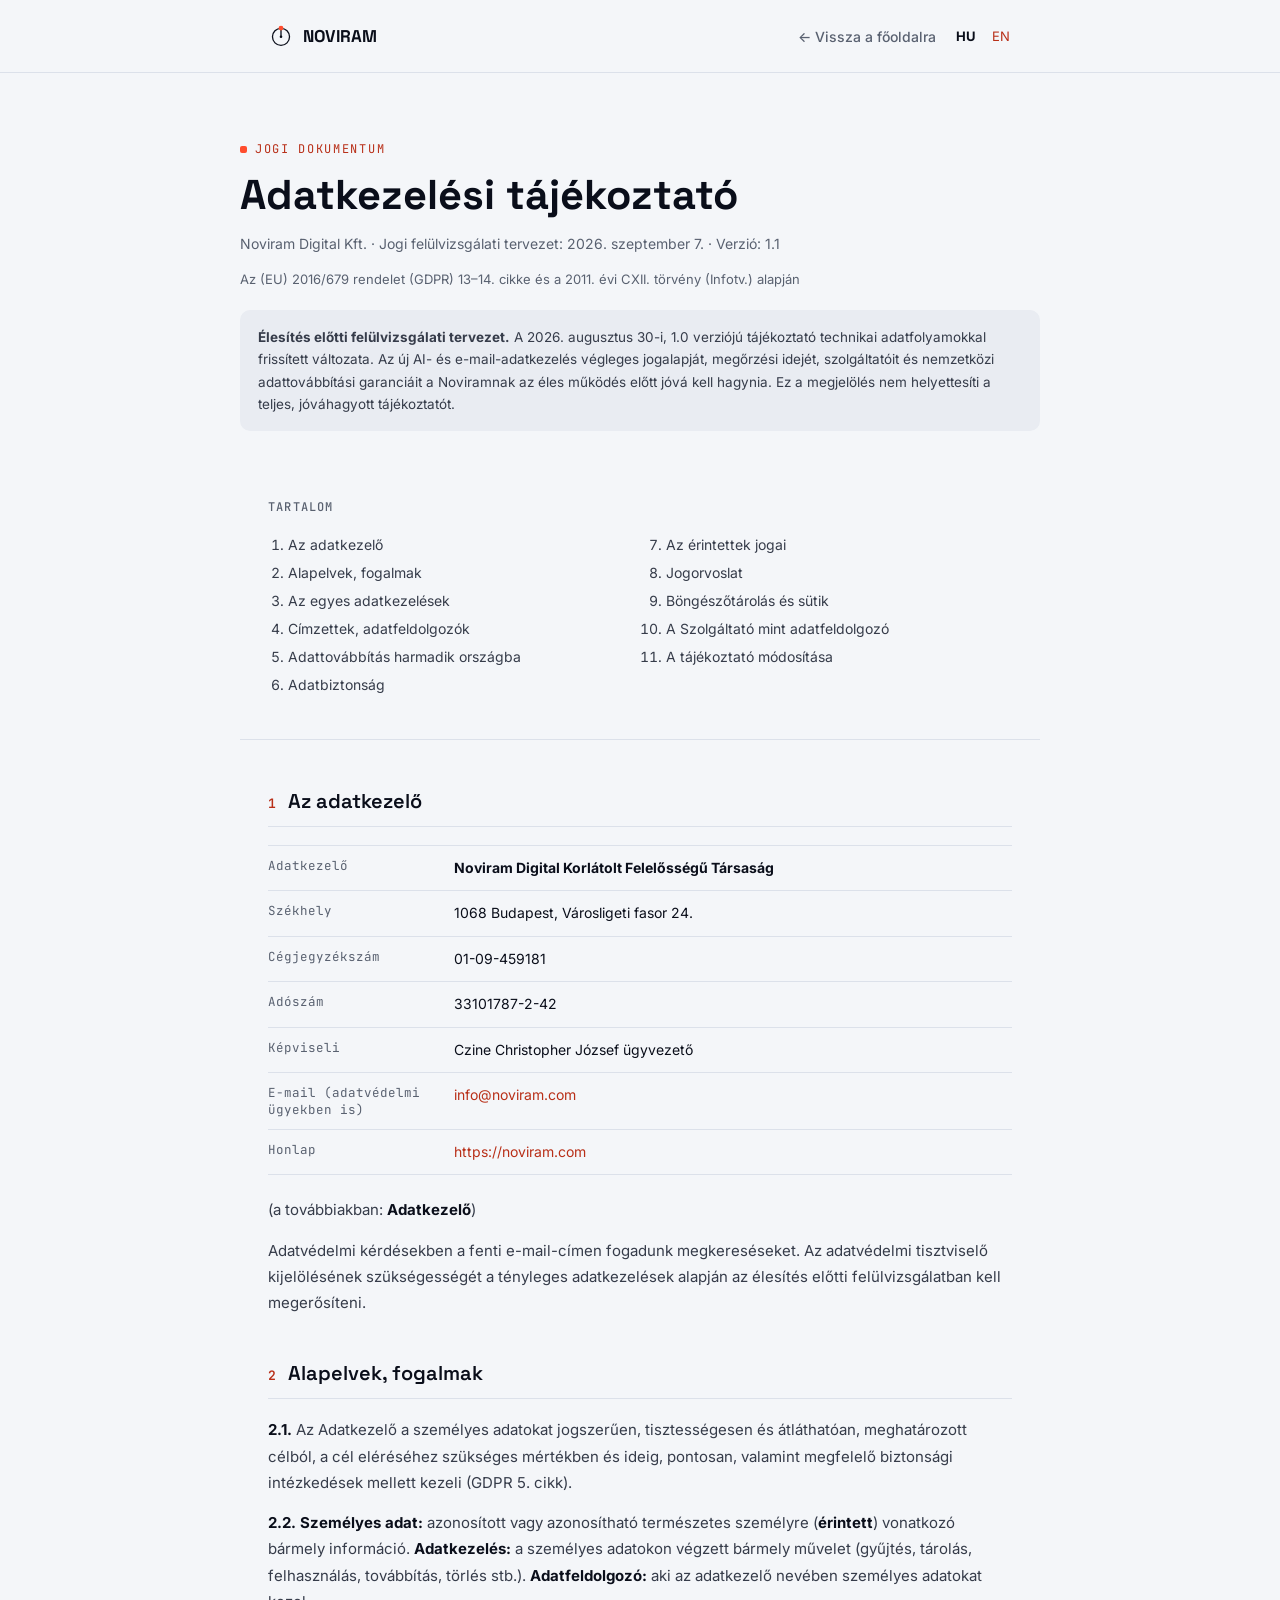
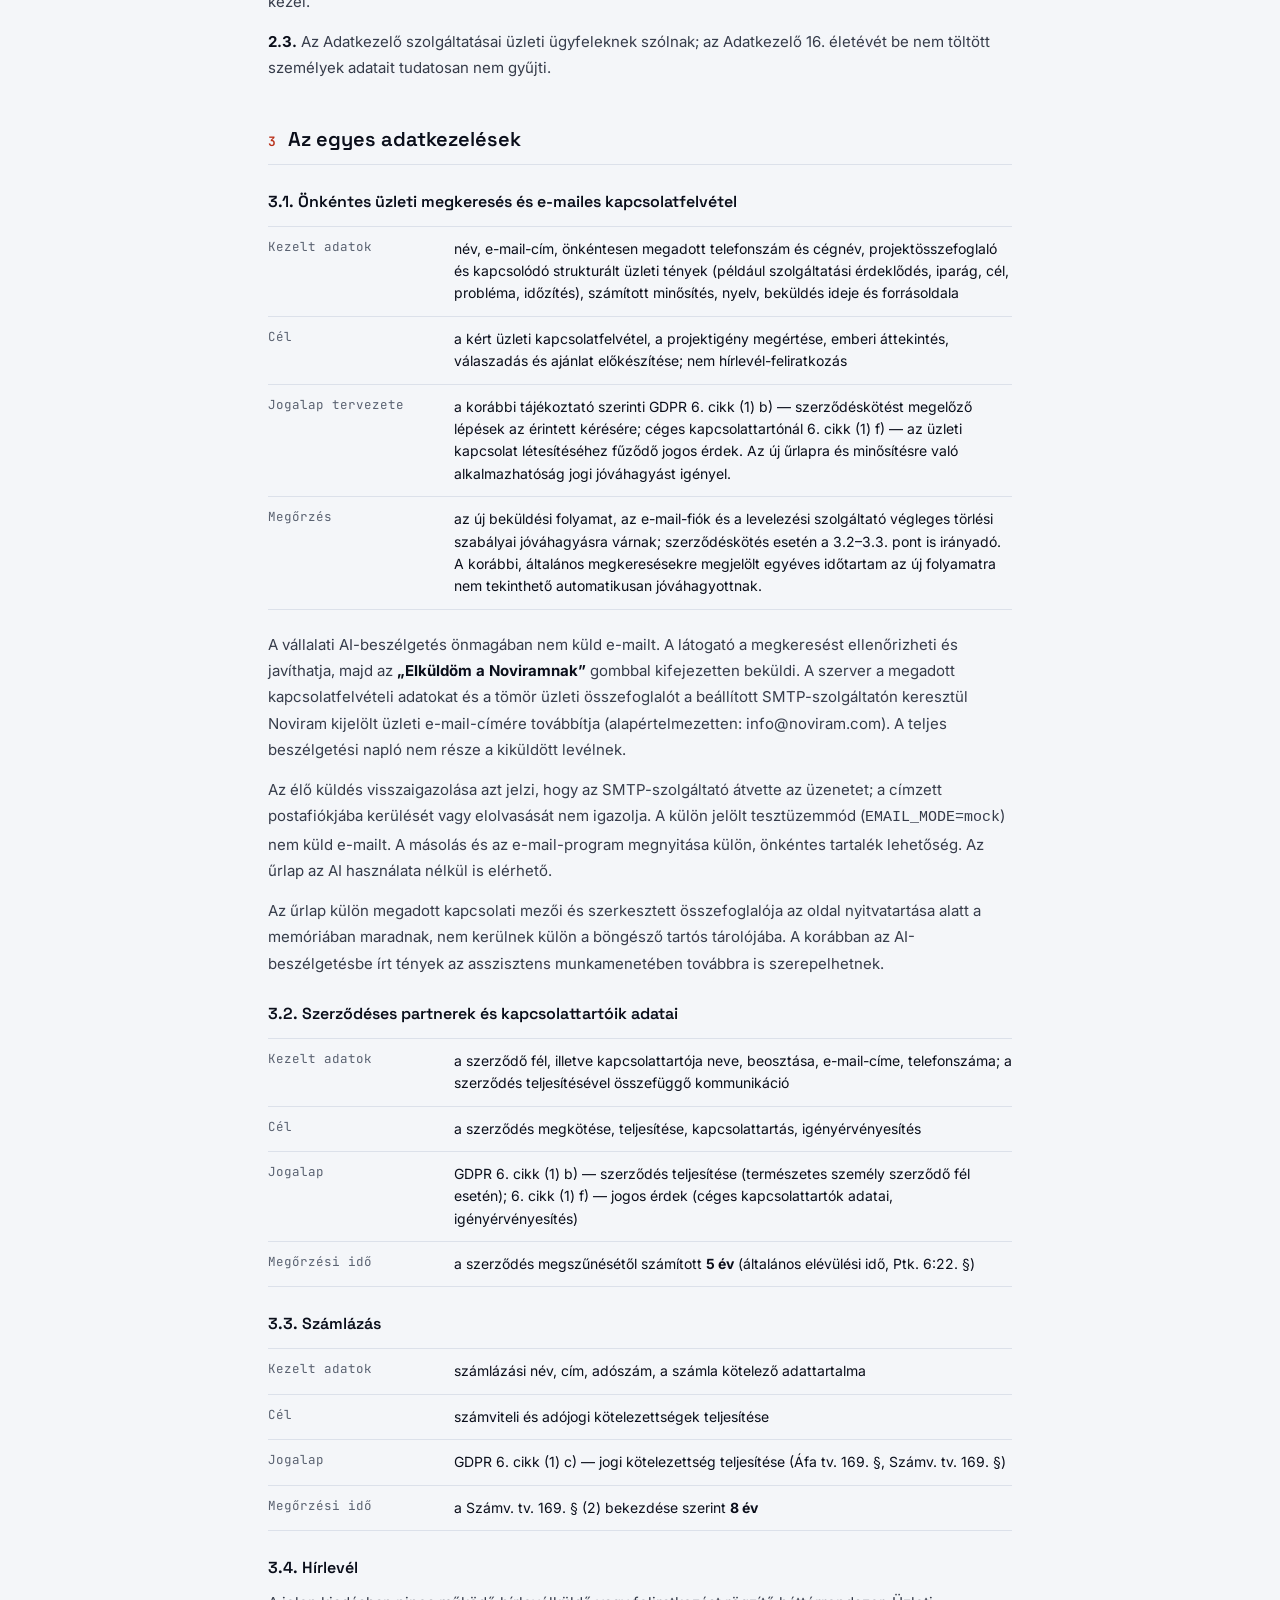
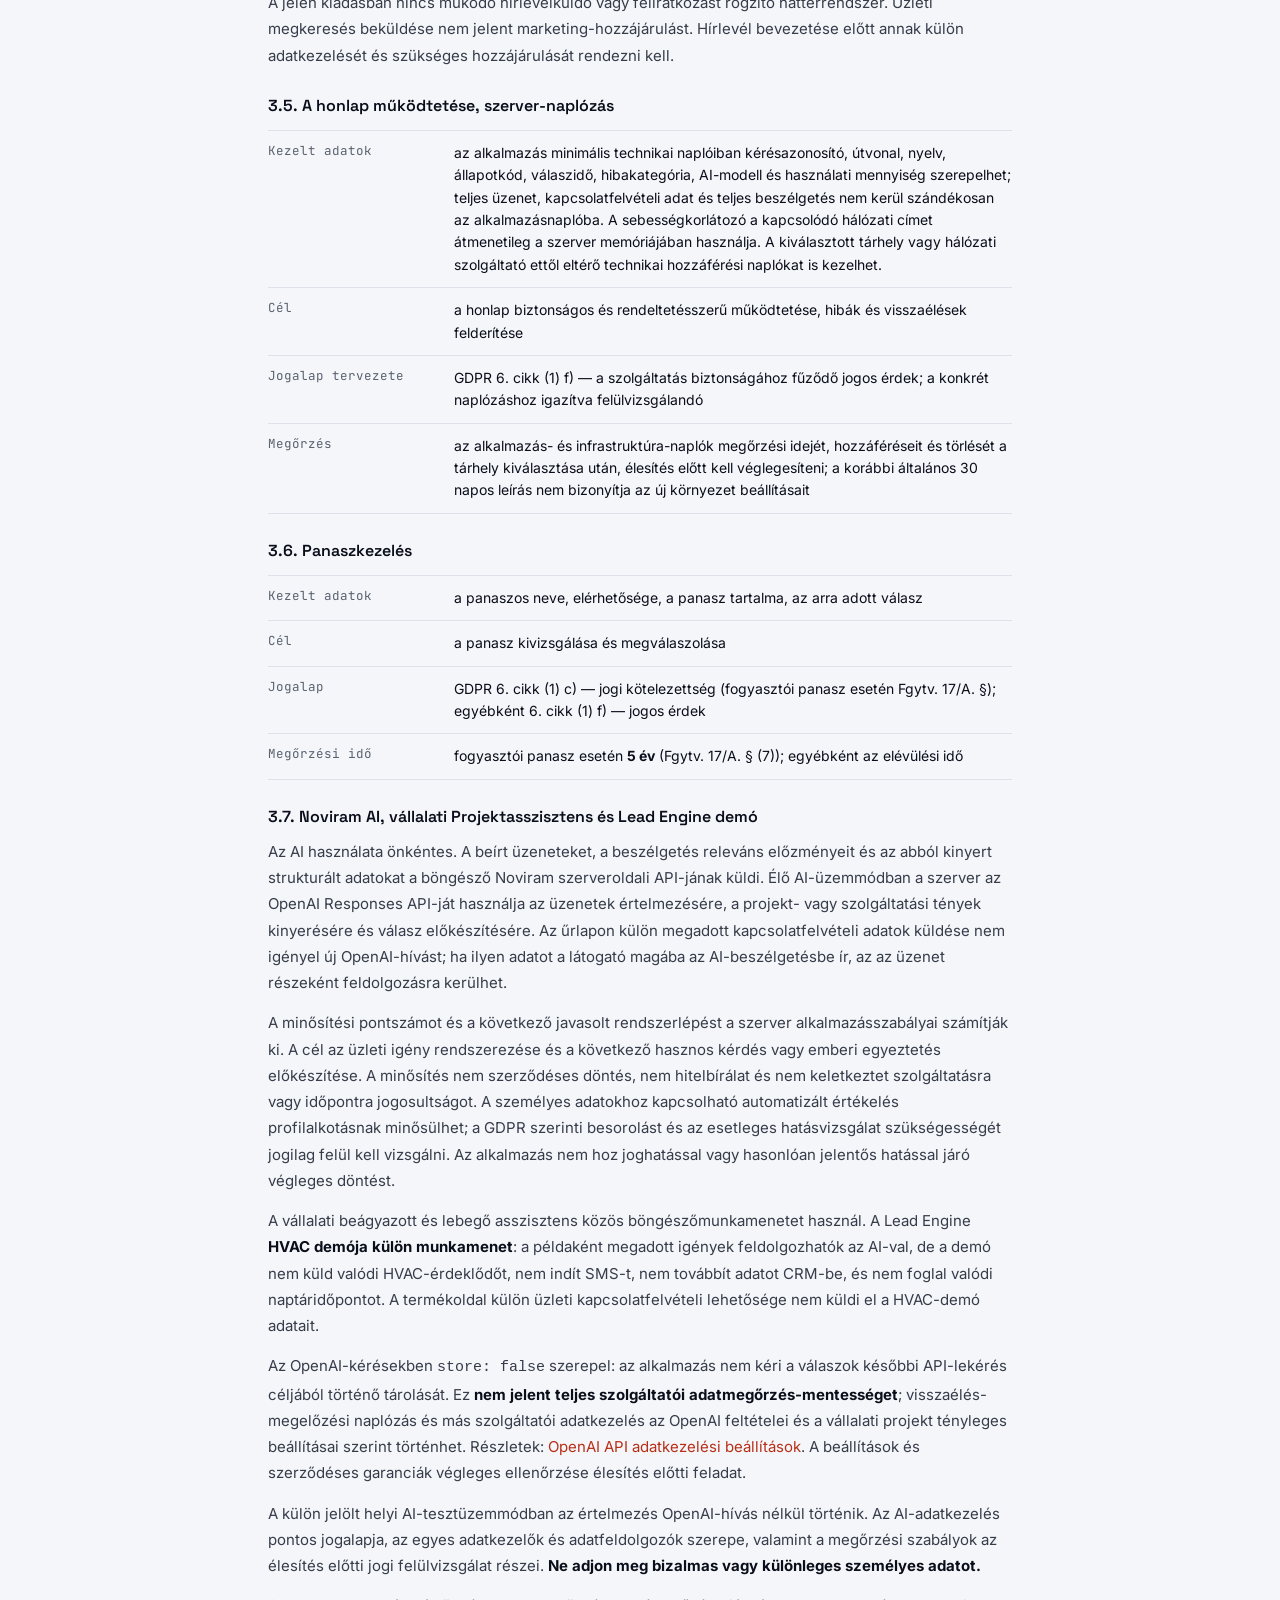
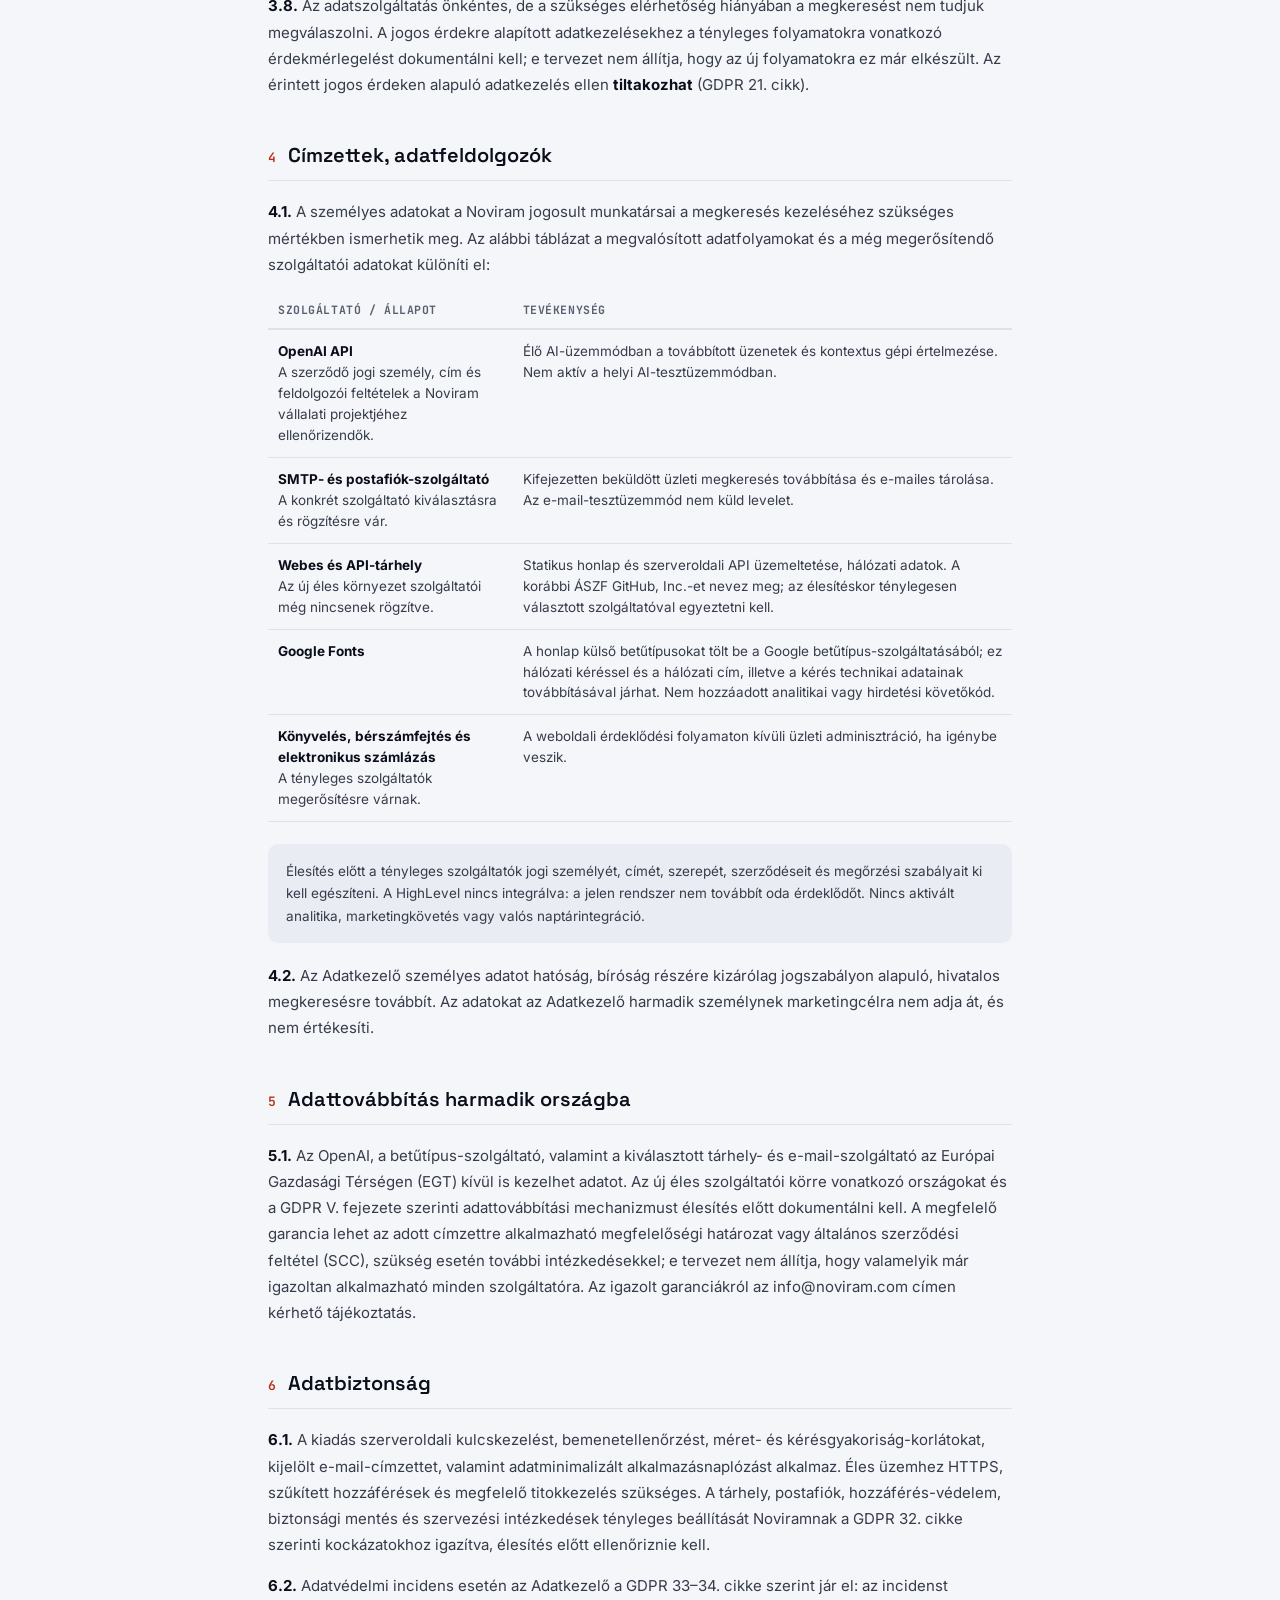
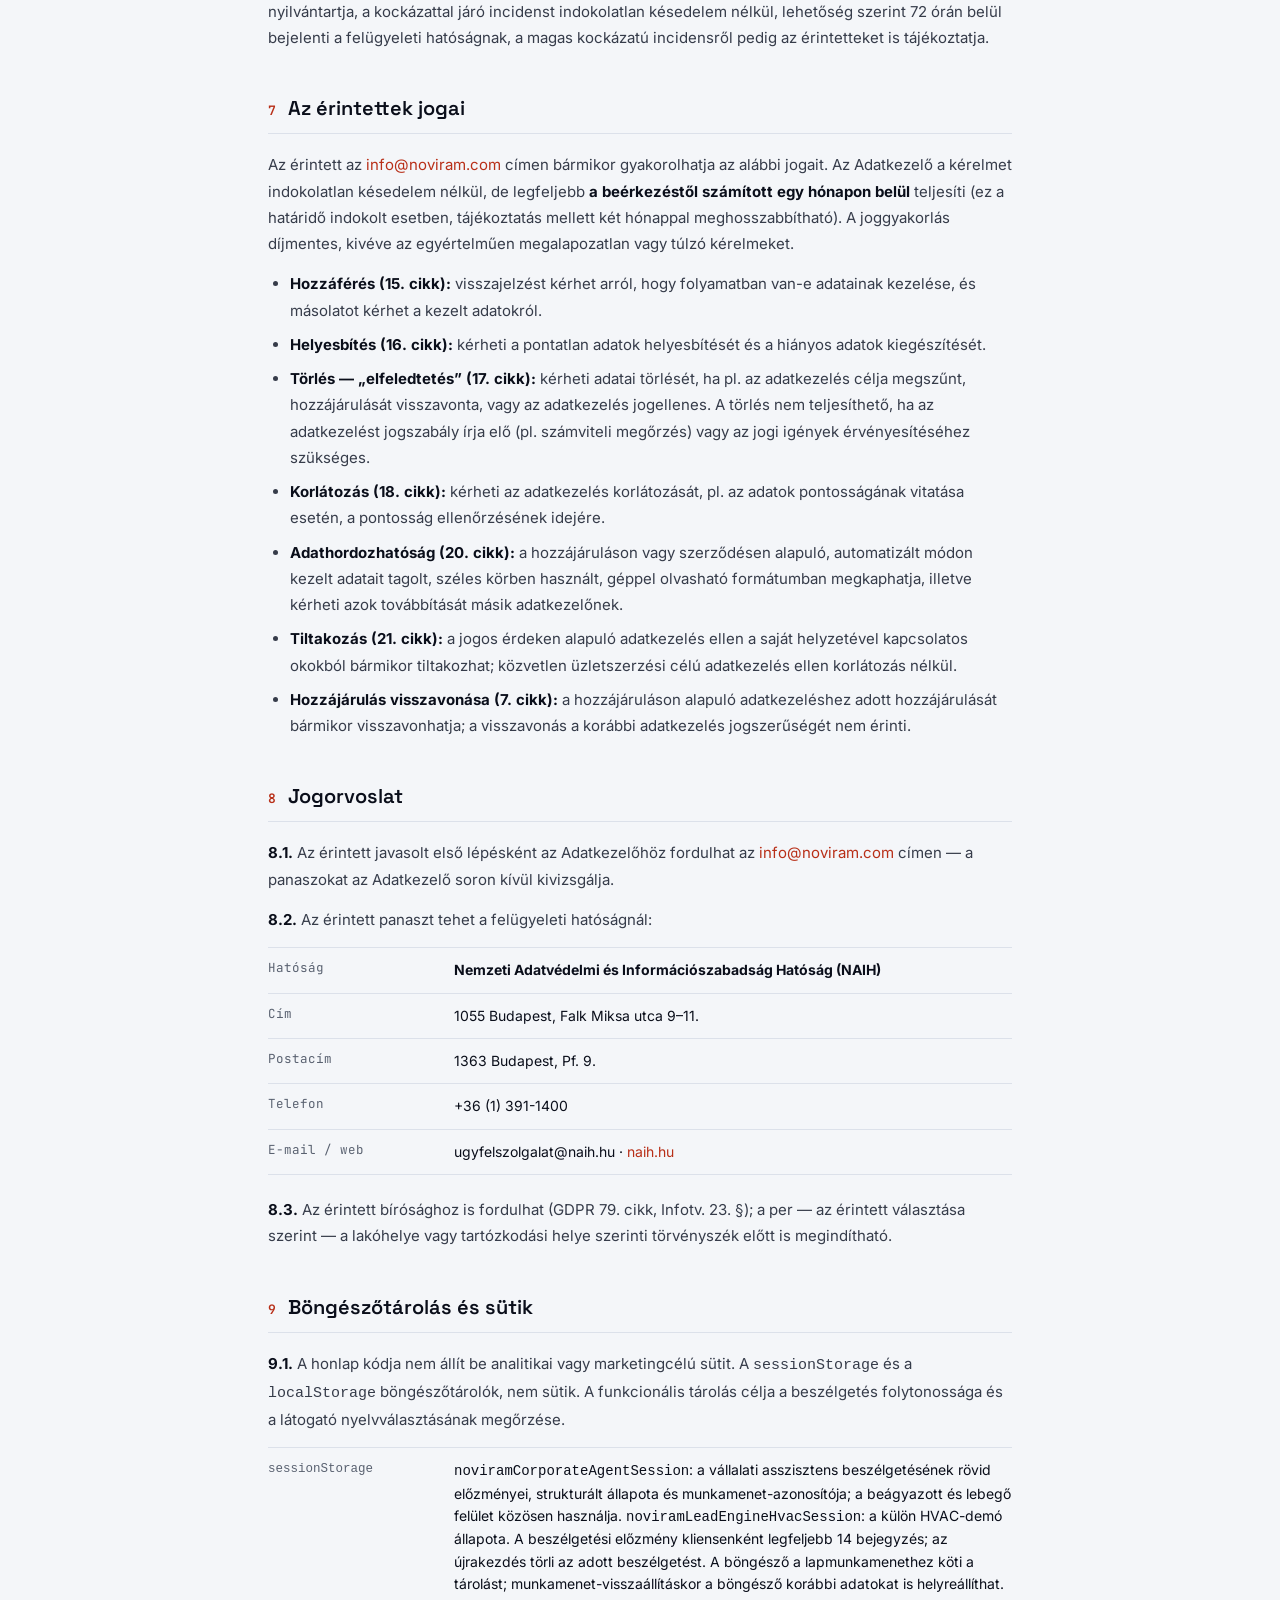
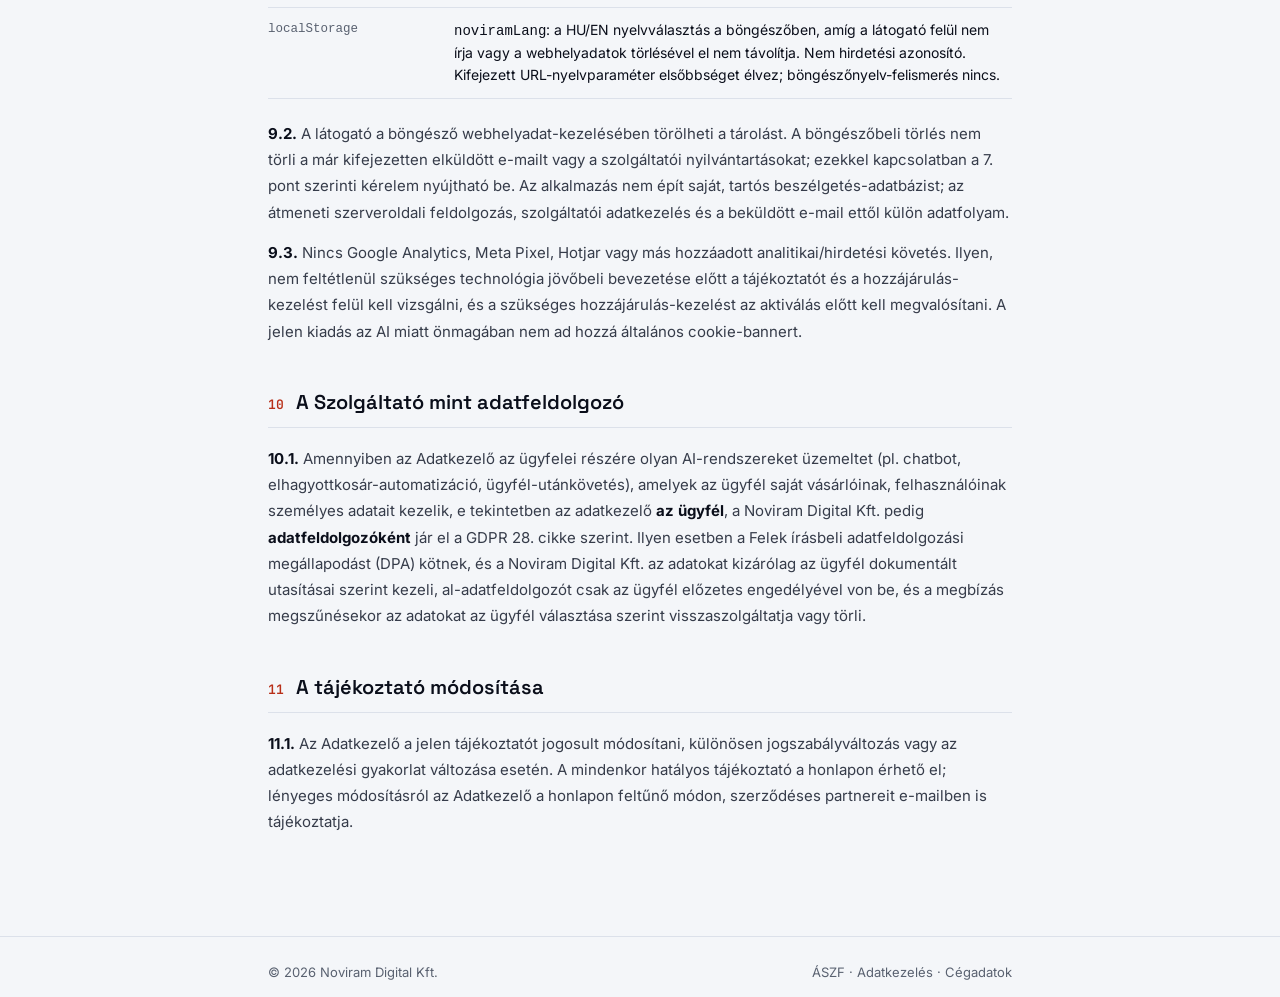
<file: privacy.html>
<!DOCTYPE html>
<html lang="en" data-legal-kind="privacy">
<head>
<meta charset="UTF-8"><meta name="viewport" content="width=device-width, initial-scale=1.0">
<title>Privacy Policy — Noviram Digital Kft.</title><meta name="description" content="English translation of Noviram Digital Kft.'s privacy review draft covering AI, business enquiries and functional browser storage.">
<link rel="icon" href="favicon.svg" type="image/svg+xml"><link rel="preconnect" href="https://fonts.googleapis.com"><link rel="preconnect" href="https://fonts.gstatic.com" crossorigin><link href="https://fonts.googleapis.com/css2?family=Space+Grotesk:wght@500;600;700&family=Inter:wght@400;500;600;700&family=JetBrains+Mono:wght@400;500&display=swap" rel="stylesheet">
<link rel="stylesheet" href="legal.css"><script src="site-language.js"></script><script src="legal-page.js"></script>
</head><body>
<a class="skip-link" href="#adatkezelo">Skip to content</a>
<header><div class="wrap doc-header-inner"><a class="logo" href="index.html?lang=en" data-local-href="index.html">NOVIRAM</a><div class="doc-navigation"><a class="back-link" href="index.html?lang=en" data-local-href="index.html">← Back to home</a><nav class="doc-languages" aria-label="Language"><a href="adatkezeles.html?lang=hu" lang="hu" data-legal-language="hu">HU</a><a href="privacy.html?lang=en" lang="en" data-legal-language="en">EN</a></nav></div></div></header>
<div class="wrap doc-title"><p class="eyebrow">Legal document</p><h1>Privacy Policy</h1><p class="doc-meta">Noviram Digital Kft. · Legal review draft: 7 September 2026 · Version: 1.1</p><p class="doc-meta-2">Under Articles 13–14 of Regulation (EU) 2016/679 (GDPR) and Act CXII of 2011 (Infotv.)</p>
<div class="doc-note"><strong>Pre-launch review draft.</strong> An update to the policy dated 30 August 2026, version 1.0, reflecting the technical data flows. Noviram must approve the final lawful bases, retention periods, providers and international-transfer safeguards for the new AI and email processing before live operation. This designation does not replace a complete, approved privacy notice.</div>
<div class="doc-note">This English version is provided for convenience. In the event of any discrepancy between the English and Hungarian versions, the Hungarian version shall prevail.</div></div>
<nav class="doc-toc wrap" aria-label="Table of contents"><h2>Contents</h2><ol><li><a href="#adatkezelo">The controller</a></li><li><a href="#alapelvek">Principles and definitions</a></li><li><a href="#adatkezelesek">Individual processing activities</a></li><li><a href="#cimzettek">Recipients and processors</a></li><li><a href="#harmadikorszag">Transfers to third countries</a></li><li><a href="#adatbiztonsag">Data security</a></li><li><a href="#jogok">Data subject rights</a></li><li><a href="#jogorvoslat">Remedies</a></li><li><a href="#sutik">Browser storage and cookies</a></li><li><a href="#adatfeldolgozo">The Service Provider as processor</a></li><li><a href="#modositas">Changes to this policy</a></li></ol></nav>
<main class="doc-body wrap">
<section id="adatkezelo"><h2><span class="sec-num">1</span> The controller</h2>
<dl class="kv-table"><div><dt>Controller</dt><dd><strong>Noviram Digital Korlátolt Felelősségű Társaság</strong></dd></div><div><dt>Registered office</dt><dd>1068 Budapest, Városligeti fasor 24.</dd></div><div><dt>Registration number</dt><dd>01-09-459181</dd></div><div><dt>Tax number</dt><dd>33101787-2-42</dd></div><div><dt>Represented by</dt><dd>Czine Christopher József, managing director</dd></div><div><dt>Email (including privacy enquiries)</dt><dd><a href="mailto:info@noviram.com">info@noviram.com</a></dd></div><div><dt>Website</dt><dd><a href="https://noviram.com">https://noviram.com</a></dd></div></dl>
<p>(the <strong>Controller</strong>)</p><p>We accept privacy enquiries at the email address above. The need to appoint a data protection officer must be confirmed in the pre-launch review, based on the actual processing activities.</p></section>
<section id="alapelvek"><h2><span class="sec-num">2</span> Principles and definitions</h2>
<p><strong>2.1.</strong> The Controller processes personal data lawfully, fairly and transparently, for specified purposes, to the extent and for the time necessary to achieve those purposes, accurately and with appropriate security measures (Article 5 GDPR).</p>
<p><strong>2.2. Personal data:</strong> any information relating to an identified or identifiable natural person (a <strong>data subject</strong>). <strong>Processing:</strong> any operation performed on personal data, including collection, storage, use, disclosure or deletion. <strong>Processor:</strong> a person or entity that processes personal data on behalf of the controller.</p>
<p><strong>2.3.</strong> The Controller's services are intended for business customers; the Controller does not knowingly collect data relating to persons under 16.</p></section>
<section id="adatkezelesek"><h2><span class="sec-num">3</span> Individual processing activities</h2>
<h3>3.1. Voluntary business enquiries and email contact</h3>
<dl class="kv-table"><div><dt>Data processed</dt><dd>name, email address, voluntarily supplied phone number and company name, project summary and related structured business facts (such as service interest, industry, goal, problem and timing), calculated qualification, language, submission time and source page</dd></div><div><dt>Purpose</dt><dd>the requested business contact, understanding the project need, human review, responding and preparing a quotation; not newsletter subscription</dd></div><div><dt>Draft lawful basis</dt><dd>Article 6(1)(b) GDPR, as stated in the previous policy: steps at the data subject's request before entering into a contract; for corporate contacts, Article 6(1)(f): the legitimate interest in establishing a business relationship. Applicability to the new form and qualification process requires legal approval.</dd></div><div><dt>Retention</dt><dd>final deletion rules for the new submission flow, the mailbox and email provider await approval; if a contract is formed, Sections 3.2–3.3 also apply. The one-year period previously specified for general enquiries must not be treated as automatically approved for the new flow.</dd></div></dl>
<p>A corporate AI conversation does not send an email by itself. Visitors may check and correct the enquiry and then explicitly submit it using <strong>“Send to Noviram”</strong>. The server forwards the supplied contact details and concise business summary through the configured SMTP provider to Noviram's designated business email address (default: info@noviram.com). The outgoing email does not include the entire conversation log.</p>
<p>A live-send confirmation means the SMTP provider has accepted the message; it does not confirm arrival in the recipient's mailbox or that it has been read. The separately labelled test mode (<code>EMAIL_MODE=mock</code>) does not send email. Copying and opening an email application are separate, voluntary fallback options. The form is also available without using AI.</p>
<p>The contact fields entered separately in the form and the edited summary remain in memory while the page is open; they are not separately saved to persistent browser storage. Facts previously entered into an AI conversation may still be present in the assistant's session.</p>
<h3>3.2. Contractual partners and their contacts</h3>
<dl class="kv-table"><div><dt>Data processed</dt><dd>name, position, email address and telephone number of the contracting party or its contact; communication related to performance of the contract</dd></div><div><dt>Purpose</dt><dd>concluding and performing the contract, maintaining contact and enforcing claims</dd></div><div><dt>Lawful basis</dt><dd>Article 6(1)(b) GDPR: performance of a contract where the contracting party is a natural person; Article 6(1)(f): legitimate interests for corporate contact details and enforcement of claims</dd></div><div><dt>Retention period</dt><dd><strong>5 years</strong> from termination of the contract (general limitation period, Section 6:22 of the Civil Code)</dd></div></dl>
<h3>3.3. Invoicing</h3>
<dl class="kv-table"><div><dt>Data processed</dt><dd>billing name, address, tax number and mandatory invoice information</dd></div><div><dt>Purpose</dt><dd>compliance with accounting and tax obligations</dd></div><div><dt>Lawful basis</dt><dd>Article 6(1)(c) GDPR: compliance with a legal obligation (Section 169 of the VAT Act and Section 169 of the Accounting Act)</dd></div><div><dt>Retention period</dt><dd><strong>8 years</strong> under Section 169(2) of the Accounting Act</dd></div></dl>
<h3>3.4. Newsletter</h3>
<p>This release has no functioning newsletter delivery or subscription-recording backend. Submitting a business enquiry does not constitute marketing consent. Before a newsletter is introduced, its separate processing arrangements and any required consent must be put in place.</p>
<h3>3.5. Website operation and server logging</h3>
<dl class="kv-table"><div><dt>Data processed</dt><dd>minimal application logs may include a request identifier, route, language, status code, response time, error category, AI model and usage quantities; full messages, contact details and entire conversations are not intentionally included in application logs. Rate limiting temporarily uses the connecting network address in server memory. The chosen hosting or network provider may also process separate technical access logs.</dd></div><div><dt>Purpose</dt><dd>safe and proper operation of the website, identifying errors and misuse</dd></div><div><dt>Draft lawful basis</dt><dd>Article 6(1)(f) GDPR: the legitimate interest in service security, to be reviewed against the specific logging configuration</dd></div><div><dt>Retention</dt><dd>retention, access and deletion for application and infrastructure logs must be finalised after the hosting provider is selected and before launch; the earlier general description of 30 days does not establish the settings of the new environment</dd></div></dl>
<h3>3.6. Complaint handling</h3>
<dl class="kv-table"><div><dt>Data processed</dt><dd>the complainant's name and contact details, the content of the complaint and the response</dd></div><div><dt>Purpose</dt><dd>investigating and responding to the complaint</dd></div><div><dt>Lawful basis</dt><dd>Article 6(1)(c) GDPR: legal obligation, for consumer complaints under Section 17/A of the Consumer Protection Act (Fgytv.); otherwise Article 6(1)(f): legitimate interest</dd></div><div><dt>Retention period</dt><dd><strong>5 years</strong> for consumer complaints (Section 17/A(7) of the Consumer Protection Act); otherwise the applicable limitation period</dd></div></dl>
<h3>3.7. Noviram AI, the corporate Project Assistant and Lead Engine demo</h3>
<p>Using AI is voluntary. The browser sends entered messages, relevant conversation history and structured information extracted from them to Noviram's server-side API. In live AI mode, the server uses the OpenAI Responses API to interpret messages, extract project or service facts and prepare a response. Sending contact details entered separately in the form does not require a new OpenAI call; if a visitor enters such data into the AI conversation itself, it may be processed as part of the message.</p>
<p>Server application rules calculate the qualification score and the next suggested system action. Their purpose is to organise the business need and prepare the next useful question or human discussion. Qualification is not a contractual decision or credit assessment and does not create an entitlement to a service or appointment. Automated evaluation linked to personal data may constitute profiling; its GDPR classification and the possible need for an impact assessment require legal review. The application does not make a final decision with legal or similarly significant effects.</p>
<p>The embedded and floating corporate assistants share one browser session. The Lead Engine <strong>HVAC demo has a separate session</strong>: example requirements may be processed using AI, but the demo does not submit real HVAC leads, send SMS, transfer data to a CRM or book real calendar appointments. The product page's separate business contact option does not send the HVAC demo data.</p>
<p>OpenAI requests use <code>store: false</code>: the application does not request storage of responses for later retrieval through the API. This <strong>does not mean the provider retains no data at all</strong>; abuse-prevention logging and other provider processing may occur under OpenAI's terms and the actual settings of the company project. Details: <a href="https://developers.openai.com/api/docs/guides/your-data" target="_blank" rel="noopener noreferrer">OpenAI API data controls</a>. Final verification of settings and contractual safeguards is a pre-launch task.</p>
<p>In the separately labelled local AI test mode, interpretation takes place without an OpenAI call. The precise lawful basis for AI processing, the roles of individual controllers and processors, and retention rules form part of the pre-launch legal review. <strong>Do not provide confidential or sensitive personal information.</strong></p>
<p><strong>3.8.</strong> Providing data is voluntary, but without the necessary contact details we cannot respond to an enquiry. For processing based on legitimate interests, a balancing assessment relating to the actual processes must be documented; this draft does not assert that it has already been completed for the new flows. Data subjects may <strong>object</strong> to processing based on legitimate interests (Article 21 GDPR).</p></section>
<section id="cimzettek"><h2><span class="sec-num">4</span> Recipients and processors</h2>
<p><strong>4.1.</strong> Authorised Noviram personnel may access personal data to the extent necessary to handle the enquiry. The table below distinguishes implemented data flows from provider information that still requires confirmation:</p>
<table class="data-table"><tr><th scope="col">Provider / status</th><th scope="col">Activity</th></tr>
<tr><td><strong>OpenAI API</strong><br>The contracting legal entity, address and processor terms must be checked against Noviram's company project.</td><td>Automated interpretation of transmitted messages and context in live AI mode. Not active in local AI test mode.</td></tr>
<tr><td><strong>SMTP and mailbox provider</strong><br>The specific provider has yet to be selected and recorded.</td><td>Transmission and email storage of explicitly submitted business enquiries. Email test mode does not send email.</td></tr>
<tr><td><strong>Website and API hosting</strong><br>Providers for the new live environment have not yet been recorded.</td><td>Operation of the static website and server-side API; network data. The earlier Terms name GitHub, Inc.; this must be reconciled with the provider actually selected for launch.</td></tr>
<tr><td><strong>Google Fonts</strong></td><td>The website loads external fonts from Google's font service; this may involve a network request and transmission of the network address and technical request data. It is not added analytics or advertising tracking code.</td></tr>
<tr><td><strong>Accounting, payroll and electronic invoicing</strong><br>Actual providers await confirmation.</td><td>Business administration outside the website enquiry flow, if used.</td></tr></table>
<div class="doc-note">Before launch, the actual providers' legal entities, addresses, roles, contracts and retention rules must be completed. HighLevel is not integrated: this system does not transfer leads to it. No analytics, marketing tracking or real calendar integration is activated.</div>
<p><strong>4.2.</strong> The Controller discloses personal data to an authority or court only in response to an official request based on law. The Controller does not transfer data to third parties for marketing or sell it.</p></section>
<section id="harmadikorszag"><h2><span class="sec-num">5</span> Transfers to third countries</h2>
<p><strong>5.1.</strong> OpenAI, the font provider and the selected hosting and email providers may also process data outside the European Economic Area (EEA). Before launch, the countries and transfer mechanism under Chapter V GDPR must be documented for the new live provider arrangements. An appropriate safeguard may be an adequacy decision applicable to the recipient or standard contractual clauses (SCCs), with additional measures where necessary; this draft does not assert that either has already been verified as applicable to every provider. Information about verified safeguards may be requested at info@noviram.com.</p></section>
<section id="adatbiztonsag"><h2><span class="sec-num">6</span> Data security</h2>
<p><strong>6.1.</strong> This release uses server-side key handling, input validation, size and request-rate limits, a designated email recipient and data-minimised application logging. Live operation requires HTTPS, restricted access and appropriate secret management. Before launch, Noviram must verify the actual hosting, mailbox, access protection, backup and organisational measures in proportion to the risks under Article 32 GDPR.</p>
<p><strong>6.2.</strong> In the event of a personal data breach, the Controller acts under Articles 33–34 GDPR: it records the breach, notifies the supervisory authority of a breach involving risk without undue delay and, where feasible, within 72 hours, and also informs affected data subjects where the breach involves high risk.</p></section>
<section id="jogok"><h2><span class="sec-num">7</span> Data subject rights</h2>
<p>Data subjects may exercise the following rights at any time by contacting <a href="mailto:info@noviram.com">info@noviram.com</a>. The Controller responds without undue delay and no later than <strong>one month after receipt</strong>; where justified, this may be extended by two months with notification. Exercising rights is free of charge, except for manifestly unfounded or excessive requests.</p>
<ul><li><strong>Access (Article 15):</strong> you may ask whether your data is being processed and request a copy of the data processed.</li>
<li><strong>Rectification (Article 16):</strong> you may request correction of inaccurate data and completion of incomplete data.</li>
<li><strong>Erasure — the “right to be forgotten” (Article 17):</strong> you may request deletion, for example where the purpose of processing has ended, consent has been withdrawn or processing is unlawful. Erasure is not possible where processing is legally required, such as accounting retention, or necessary for legal claims.</li>
<li><strong>Restriction (Article 18):</strong> you may request restriction of processing, for example while the accuracy of disputed data is being verified.</li>
<li><strong>Data portability (Article 20):</strong> you may receive data processed by automated means on the basis of consent or contract in a structured, commonly used, machine-readable format, or request its transfer to another controller.</li>
<li><strong>Objection (Article 21):</strong> you may object to processing based on legitimate interests at any time for reasons relating to your particular situation, and without restriction to processing for direct marketing.</li>
<li><strong>Withdrawal of consent (Article 7):</strong> you may withdraw consent to consent-based processing at any time; withdrawal does not affect the lawfulness of earlier processing.</li></ul></section>
<section id="jogorvoslat"><h2><span class="sec-num">8</span> Remedies</h2>
<p><strong>8.1.</strong> As a suggested first step, data subjects may contact the Controller at <a href="mailto:info@noviram.com">info@noviram.com</a>; the Controller investigates complaints promptly.</p>
<p><strong>8.2.</strong> Data subjects may lodge a complaint with the supervisory authority:</p>
<dl class="kv-table"><div><dt>Authority</dt><dd><strong>Hungarian National Authority for Data Protection and Freedom of Information (NAIH)</strong></dd></div><div><dt>Address</dt><dd>1055 Budapest, Falk Miksa utca 9–11.</dd></div><div><dt>Postal address</dt><dd>1363 Budapest, Pf. 9.</dd></div><div><dt>Telephone</dt><dd>+36 (1) 391-1400</dd></div><div><dt>Email / website</dt><dd>ugyfelszolgalat@naih.hu · <a href="https://naih.hu" target="_blank" rel="noopener noreferrer">naih.hu</a></dd></div></dl>
<p><strong>8.3.</strong> Data subjects may also bring proceedings before a court (Article 79 GDPR, Section 23 Infotv.); at the data subject's choice, proceedings may also be brought before the regional court for their domicile or place of residence.</p></section>
<section id="sutik"><h2><span class="sec-num">9</span> Browser storage and cookies</h2>
<p><strong>9.1.</strong> The website code does not set analytics or marketing cookies. <code>sessionStorage</code> and <code>localStorage</code> are browser storage mechanisms, not cookies. Functional storage maintains conversation continuity and remembers the visitor's language choice.</p>
<dl class="kv-table"><div><dt><code>sessionStorage</code></dt><dd><code>noviramCorporateAgentSession</code>: short conversation history, structured state and a session identifier for the corporate assistant, shared by its embedded and floating interfaces. <code>noviramLeadEngineHvacSession</code>: state of the separate HVAC demo. Each client keeps at most 14 history entries; resetting deletes the relevant conversation. The browser associates storage with the page session; restoring a session may also restore previous data.</dd></div><div><dt><code>localStorage</code></dt><dd><code>noviramLang</code>: the HU/EN language choice in the browser until the visitor overwrites it or removes it by clearing site data. It is not an advertising identifier. An explicit language parameter in the URL takes priority; browser-language detection is not used.</dd></div></dl>
<p><strong>9.2.</strong> Visitors may clear storage in their browser's site-data settings. Browser deletion does not delete an email already explicitly sent or provider records; requests concerning those records may be submitted under Section 7. The application does not build its own persistent conversation database; temporary server-side processing, provider processing and submitted email are separate data flows.</p>
<p><strong>9.3.</strong> There is no Google Analytics, Meta Pixel, Hotjar or other added analytics or advertising tracking. Before introducing such non-essential technology in future, the policy and consent arrangements must be reviewed, and any necessary consent management must be implemented before activation. This release does not add a generic cookie banner solely because AI is present.</p></section>
<section id="adatfeldolgozo"><h2><span class="sec-num">10</span> The Service Provider as processor</h2>
<p><strong>10.1.</strong> Where the Controller operates AI systems for its clients, such as chatbots, abandoned-cart automation or customer follow-up, that process the personal data of the client's own customers or users, the controller for that processing is <strong>the client</strong>, and Noviram Digital Kft. acts as <strong>processor</strong> under Article 28 GDPR. In such cases the Parties enter into a written data processing agreement (DPA). Noviram Digital Kft. processes data only on the client's documented instructions, engages sub-processors only with the client's prior authorisation, and returns or deletes the data, at the client's choice, when the engagement ends.</p></section>
<section id="modositas"><h2><span class="sec-num">11</span> Changes to this policy</h2>
<p><strong>11.1.</strong> The Controller may amend this policy, in particular following changes in law or processing practices. The policy in force is available on the website. The Controller provides prominent notice of material changes on the website and also notifies contractual partners by email.</p></section>
</main>
<footer><div class="wrap"><span>© 2026 Noviram Digital Kft.</span><span><a href="terms.html?lang=en" data-noviram-legal="terms">Terms</a> · <a href="privacy.html?lang=en" data-noviram-legal="privacy">Privacy</a> · <a href="company-details.html?lang=en" data-noviram-legal="company">Company details</a></span></div></footer>
</body></html>
</file>
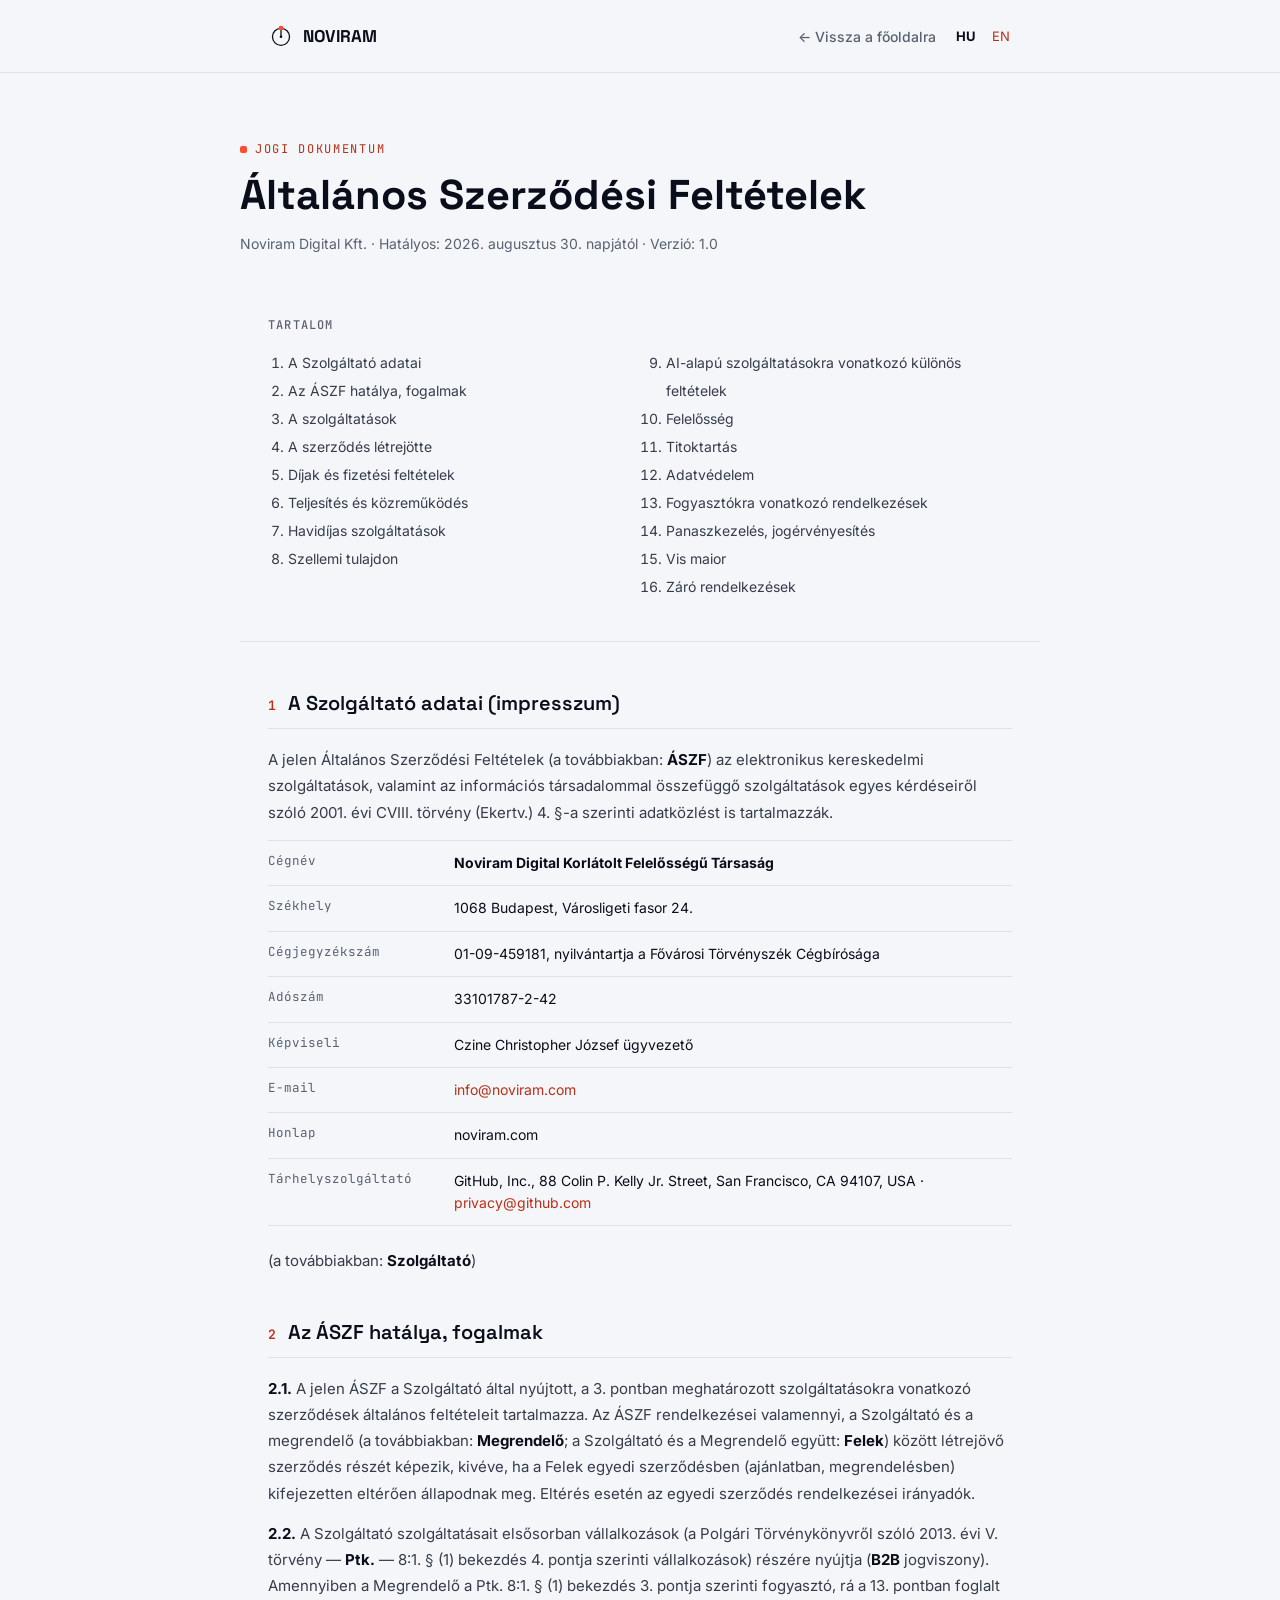
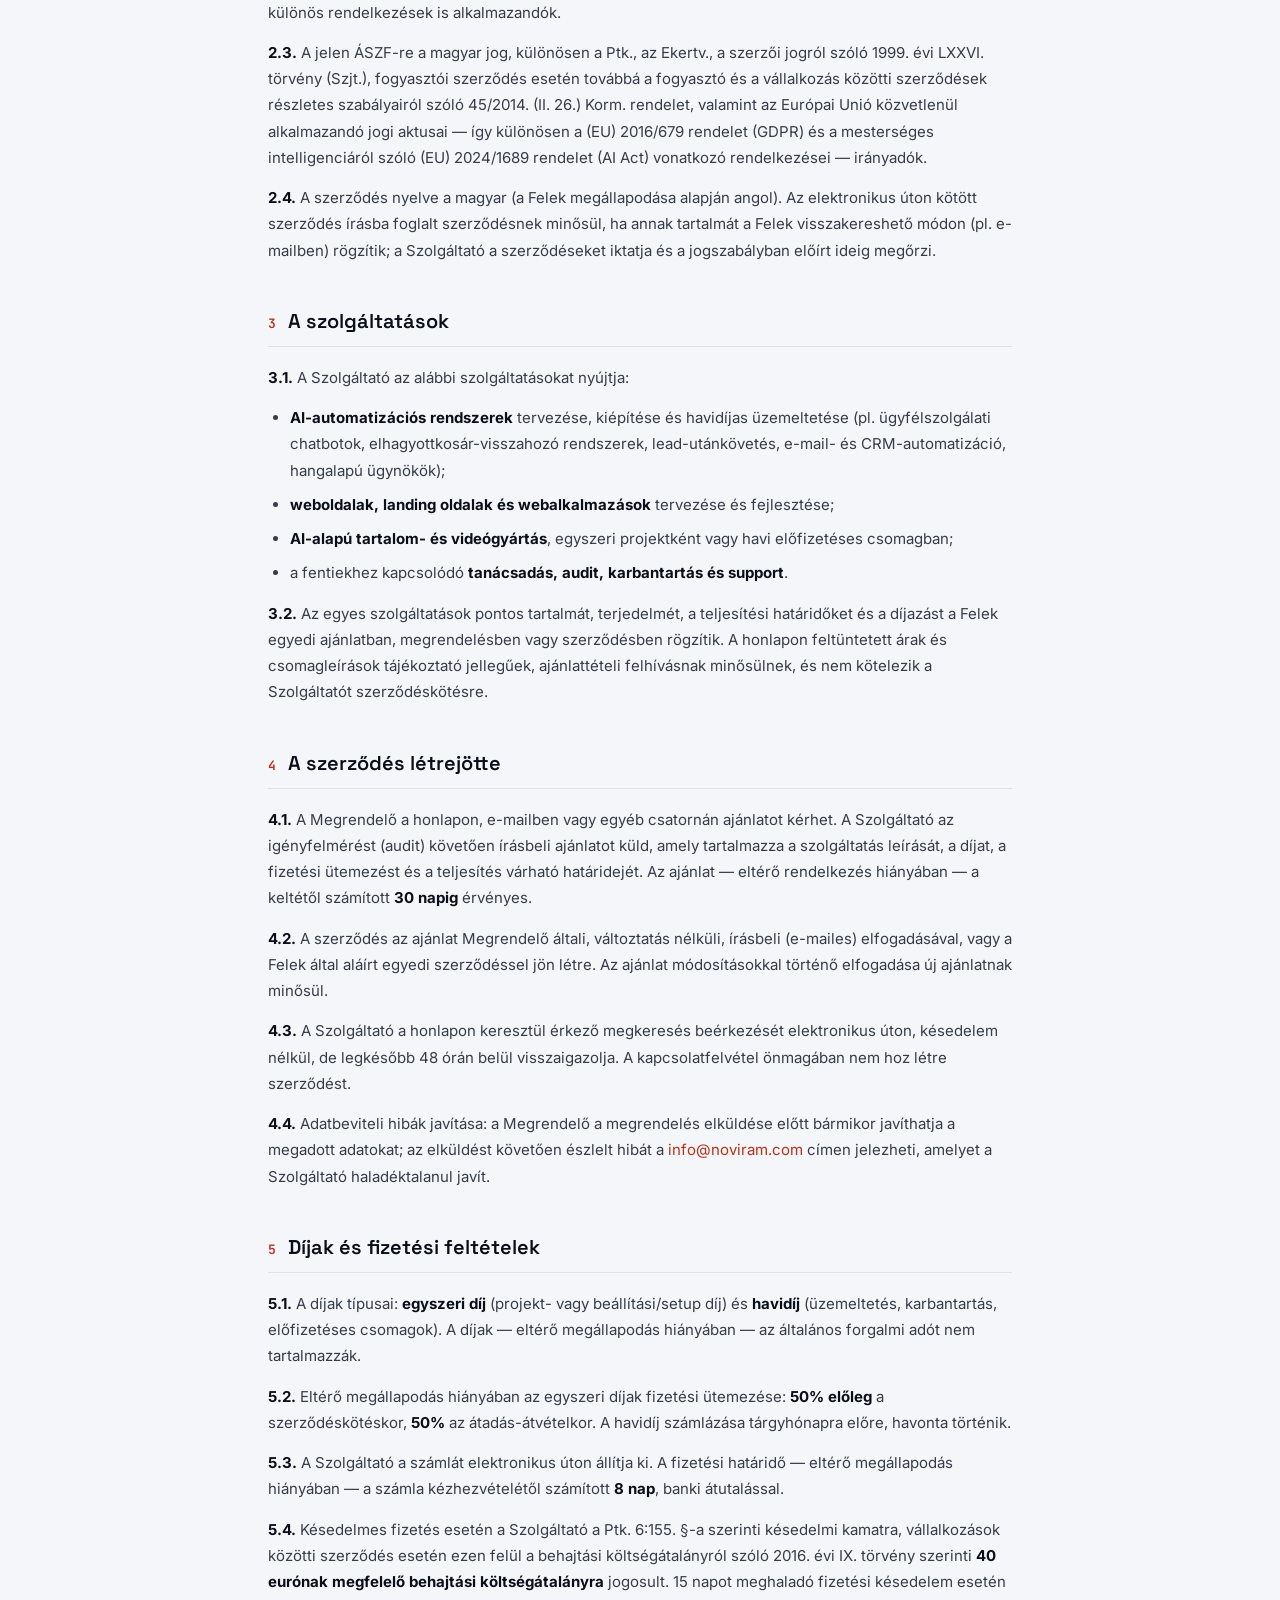
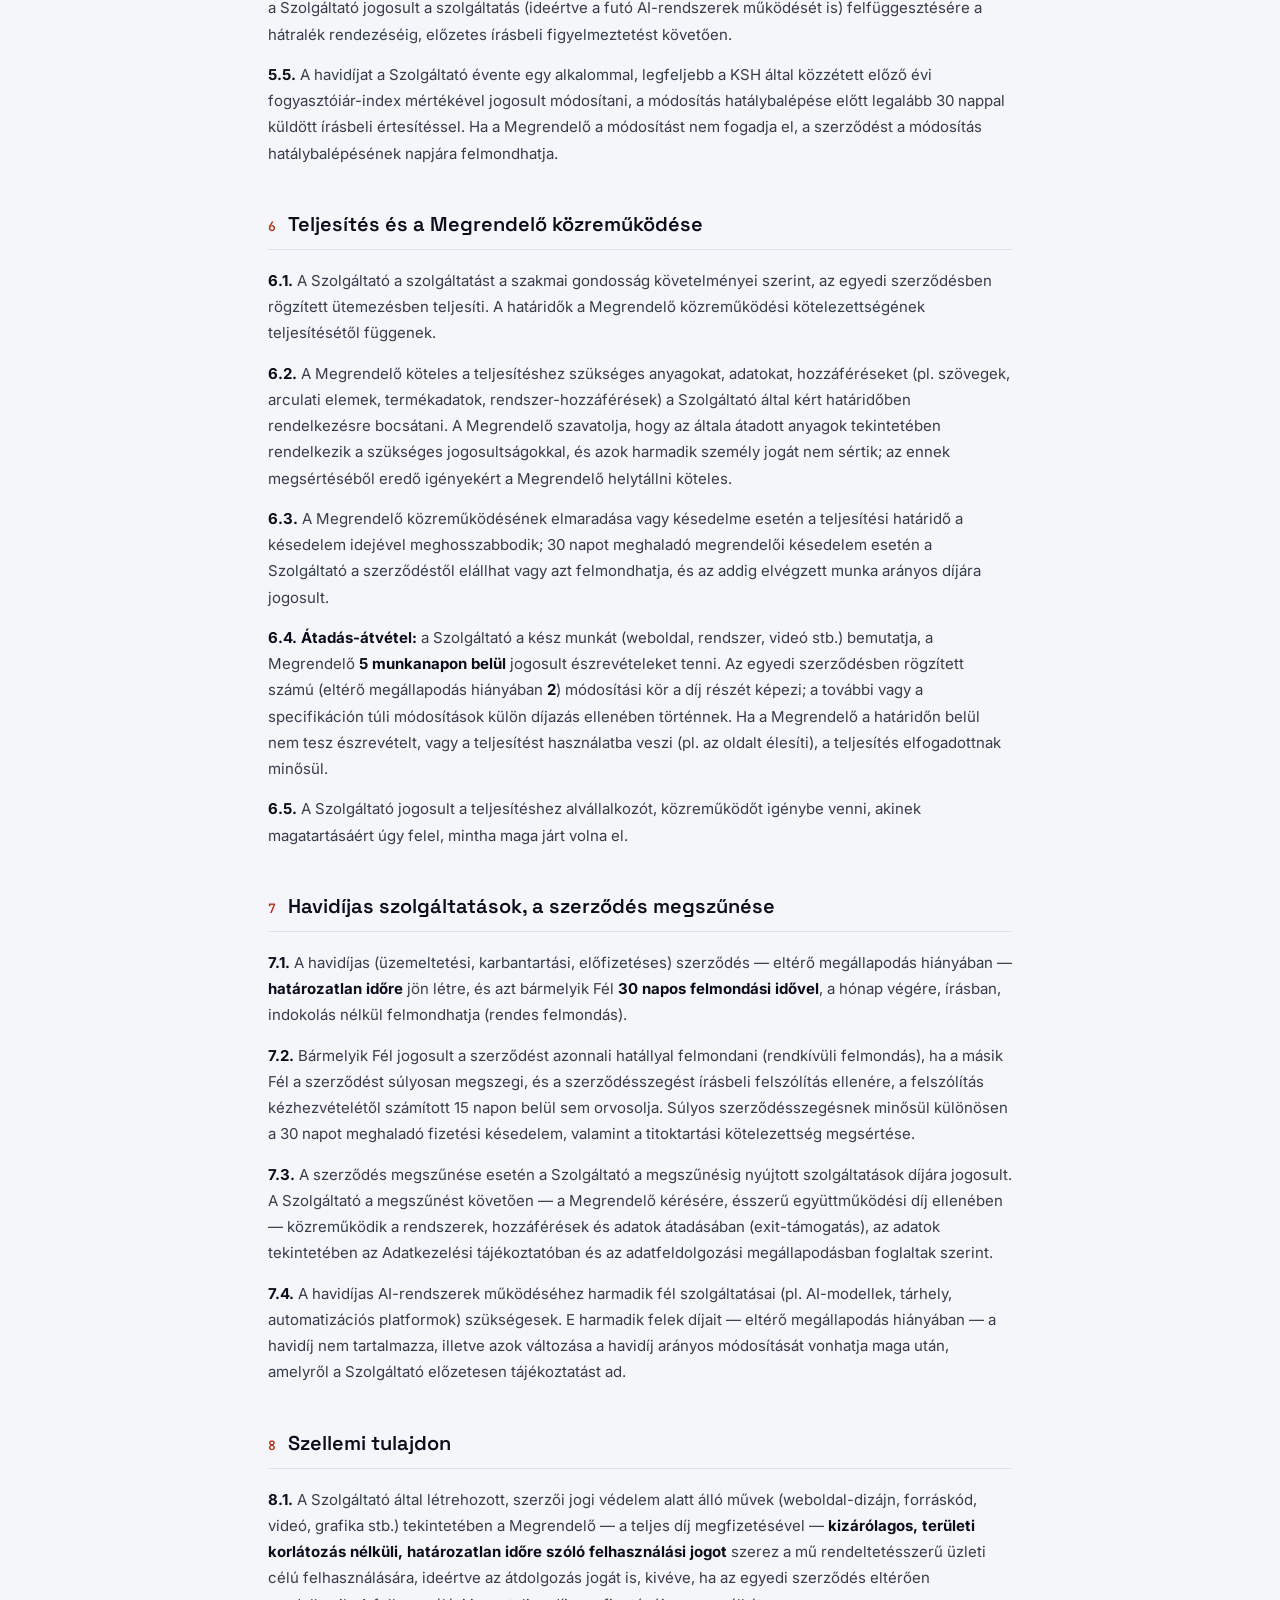
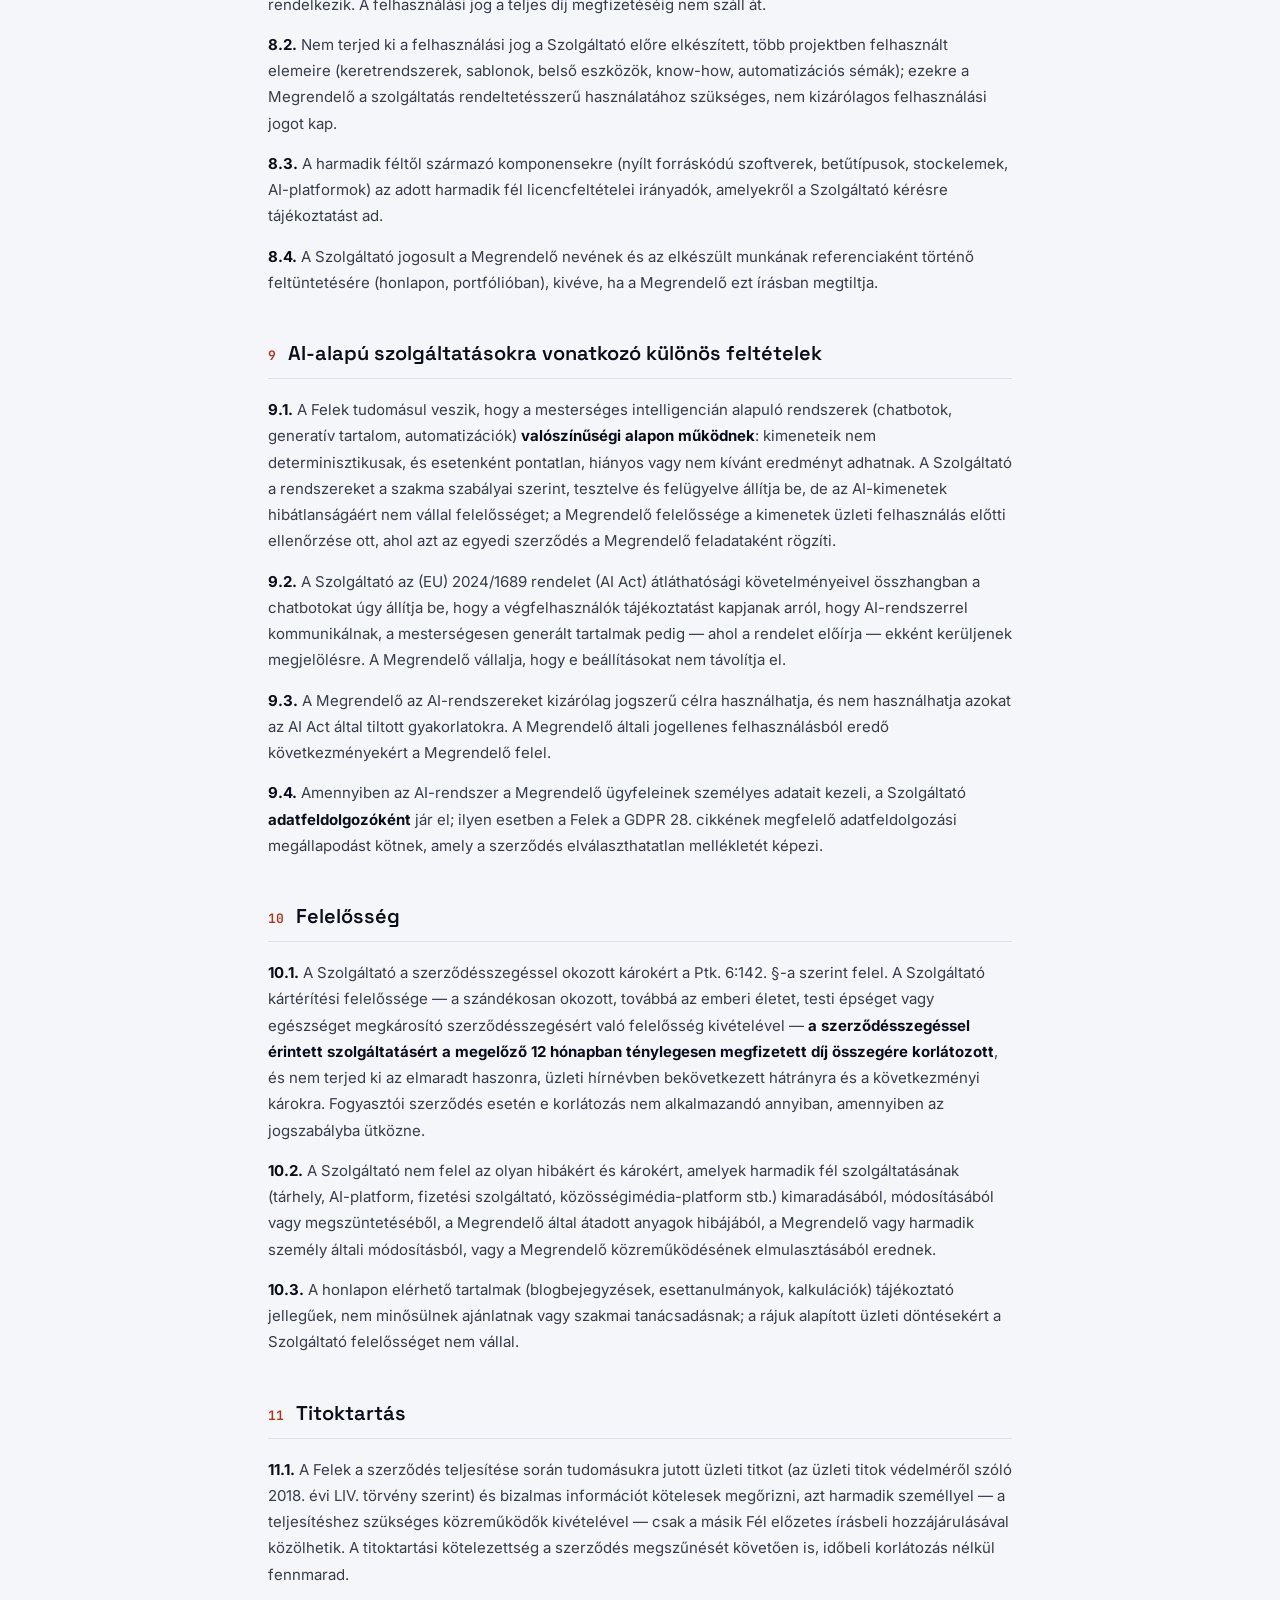
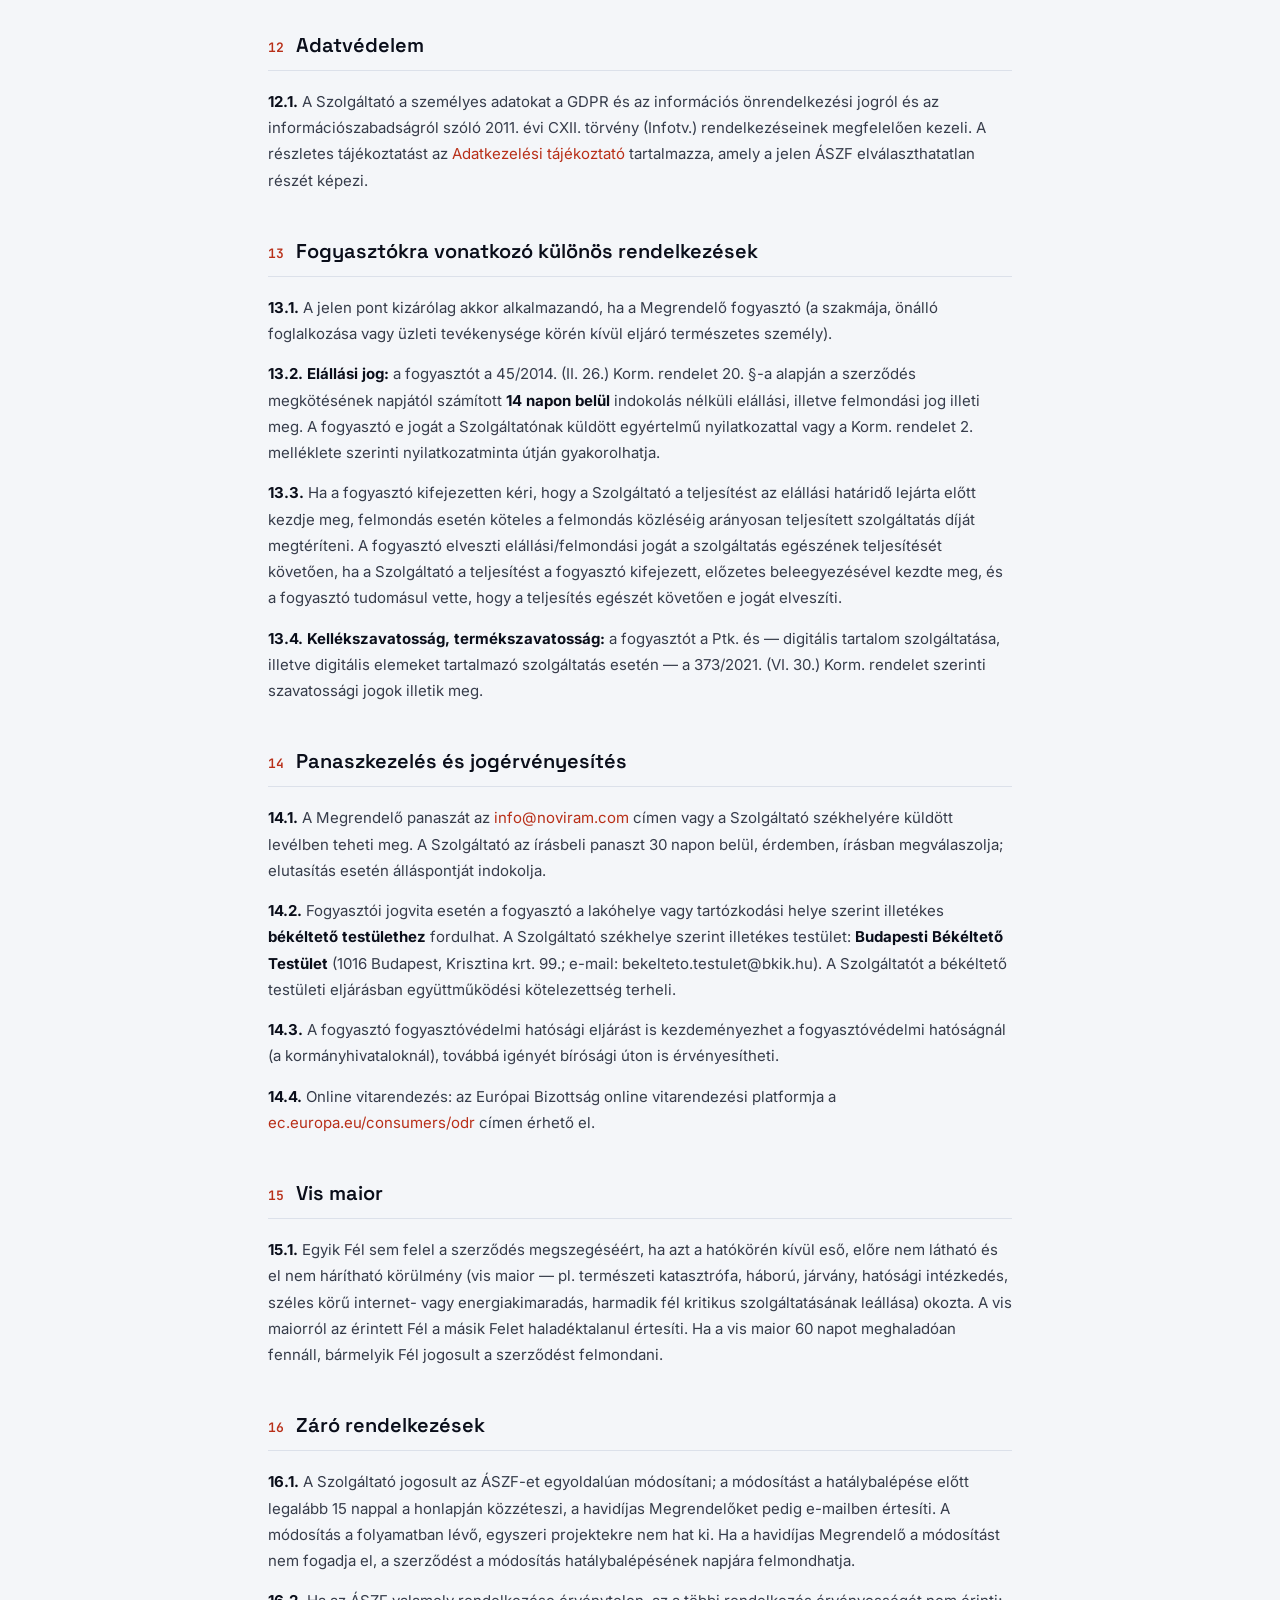
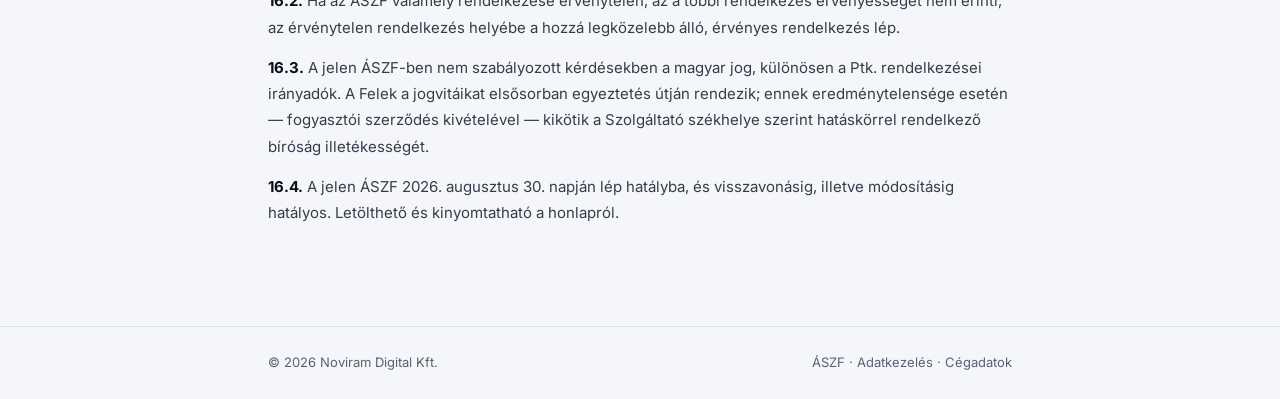
<file: terms.html>
<!DOCTYPE html>
<html lang="en" data-legal-kind="terms">
<head>
<meta charset="UTF-8"><meta name="viewport" content="width=device-width, initial-scale=1.0">
<title>General Terms and Conditions — Noviram Digital Kft.</title>
<meta name="description" content="English translation of the General Terms and Conditions of Noviram Digital Kft.">
<link rel="icon" href="favicon.svg" type="image/svg+xml">
<link rel="preconnect" href="https://fonts.googleapis.com"><link rel="preconnect" href="https://fonts.gstatic.com" crossorigin>
<link href="https://fonts.googleapis.com/css2?family=Space+Grotesk:wght@500;600;700&family=Inter:wght@400;500;600;700&family=JetBrains+Mono:wght@400;500&display=swap" rel="stylesheet">
<link rel="stylesheet" href="legal.css"><script src="site-language.js"></script><script src="legal-page.js"></script>
</head>
<body>
<a class="skip-link" href="#szolgaltato">Skip to content</a>
<header><div class="wrap doc-header-inner"><a class="logo" href="index.html?lang=en" data-local-href="index.html">NOVIRAM</a><div class="doc-navigation"><a class="back-link" href="index.html?lang=en" data-local-href="index.html">← Back to home</a><nav class="doc-languages" aria-label="Language"><a href="aszf.html?lang=hu" lang="hu" data-legal-language="hu">HU</a><a href="terms.html?lang=en" lang="en" data-legal-language="en">EN</a></nav></div></div></header>
<div class="wrap doc-title"><p class="eyebrow">Legal document</p><h1>General Terms and Conditions</h1><p class="doc-meta">Noviram Digital Kft. · Effective from 30 August 2026 · Version: 1.0</p><div class="doc-note">This English version is provided for convenience. In the event of any discrepancy between the English and Hungarian versions, the Hungarian version shall prevail.</div></div>
<nav class="doc-toc wrap" aria-label="Table of contents"><h2>Contents</h2><ol>
<li><a href="#szolgaltato">Service Provider details</a></li><li><a href="#hatalya">Scope of the Terms; definitions</a></li><li><a href="#szolgaltatasok">Services</a></li><li><a href="#szerzodeskotes">Formation of the contract</a></li><li><a href="#dijak">Fees and payment terms</a></li><li><a href="#teljesites">Performance and cooperation</a></li><li><a href="#havidijas">Monthly services</a></li><li><a href="#szellemi">Intellectual property</a></li><li><a href="#ai">Special terms for AI-based services</a></li><li><a href="#felelosseg">Liability</a></li><li><a href="#titok">Confidentiality</a></li><li><a href="#adatvedelem">Data protection</a></li><li><a href="#fogyaszto">Consumer provisions</a></li><li><a href="#panasz">Complaints and enforcement of rights</a></li><li><a href="#vismaior">Force majeure</a></li><li><a href="#zaro">Final provisions</a></li>
</ol></nav>
<main class="doc-body wrap">
<section id="szolgaltato"><h2><span class="sec-num">1</span> Service Provider details (legal notice)</h2>
<p>These General Terms and Conditions (the <strong>Terms</strong>) also contain the disclosures required by Section 4 of Act CVIII of 2001 on certain aspects of electronic commerce services and information society services (<strong>Ekertv.</strong>).</p>
<dl class="impresszum"><div><dt>Company name</dt><dd><strong>Noviram Digital Korlátolt Felelősségű Társaság</strong></dd></div><div><dt>Registered office</dt><dd>1068 Budapest, Városligeti fasor 24.</dd></div><div><dt>Registration number</dt><dd>01-09-459181, registered by the Company Court of the Budapest-Capital Regional Court</dd></div><div><dt>Tax number</dt><dd>33101787-2-42</dd></div><div><dt>Represented by</dt><dd>Czine Christopher József, managing director</dd></div><div><dt>Email</dt><dd><a href="mailto:info@noviram.com">info@noviram.com</a></dd></div><div><dt>Website</dt><dd>noviram.com</dd></div><div><dt>Hosting provider</dt><dd>GitHub, Inc., 88 Colin P. Kelly Jr. Street, San Francisco, CA 94107, USA · <a href="mailto:privacy@github.com">privacy@github.com</a></dd></div></dl><p>(the <strong>Service Provider</strong>)</p></section>
<section id="hatalya"><h2><span class="sec-num">2</span> Scope of the Terms; definitions</h2>
<p><strong>2.1.</strong> These Terms set out the general conditions of contracts for the services specified in Section 3 and provided by the Service Provider. Their provisions form part of every contract between the Service Provider and the customer (the <strong>Customer</strong>; together, the <strong>Parties</strong>), unless the Parties expressly agree otherwise in an individual contract (quotation or order). In the event of a discrepancy, the individual contract prevails.</p>
<p><strong>2.2.</strong> The Service Provider primarily provides its services to businesses as defined in Section 8:1(1), point 4 of Act V of 2013 on the Civil Code (the <strong>Civil Code</strong>), in a <strong>B2B</strong> relationship. Where the Customer is a consumer within the meaning of Section 8:1(1), point 3 of the Civil Code, the special provisions of Section 13 also apply.</p>
<p><strong>2.3.</strong> These Terms are governed by Hungarian law, in particular the Civil Code, the Ekertv., Act LXXVI of 1999 on Copyright (Szjt.), and, for consumer contracts, Government Decree 45/2014 (II. 26.) on the detailed rules of contracts between consumers and businesses, as well as directly applicable European Union legal acts, including in particular the relevant provisions of Regulation (EU) 2016/679 (GDPR) and Regulation (EU) 2024/1689 on artificial intelligence (AI Act).</p>
<p><strong>2.4.</strong> The language of the contract is Hungarian, or English by agreement of the Parties. A contract concluded electronically qualifies as a written contract if the Parties record its content in a retrievable form, for example by email; the Service Provider registers contracts and retains them for the period required by law.</p></section>
<section id="szolgaltatasok"><h2><span class="sec-num">3</span> Services</h2>
<p><strong>3.1.</strong> The Service Provider provides the following services:</p><ul>
<li>design, implementation and monthly operation of <strong>AI automation systems</strong> (such as customer-service chatbots, abandoned-cart recovery systems, lead follow-up, email and CRM automation, and voice agents);</li>
<li>design and development of <strong>websites, landing pages and web applications</strong>;</li>
<li><strong>AI-based content and video production</strong>, as a one-off project or in a monthly subscription package;</li>
<li>related <strong>consulting, audits, maintenance and support</strong>.</li></ul>
<p><strong>3.2.</strong> The precise content and scope of each service, performance deadlines and fees are set out in an individual quotation, order or contract. Prices and package descriptions displayed on the website are for information only, constitute an invitation to make an offer and do not oblige the Service Provider to enter into a contract.</p></section>
<section id="szerzodeskotes"><h2><span class="sec-num">4</span> Formation of the contract</h2>
<p><strong>4.1.</strong> The Customer may request a quotation through the website, by email or through another channel. Following a needs assessment (audit), the Service Provider sends a written quotation containing a description of the service, its fee, the payment schedule and the expected completion deadline. Unless stated otherwise, the quotation is valid for <strong>30 days</strong> from its date.</p>
<p><strong>4.2.</strong> The contract is formed when the Customer accepts the quotation in writing (by email) without changes, or when the Parties sign an individual contract. Acceptance subject to changes constitutes a new offer.</p>
<p><strong>4.3.</strong> The Service Provider acknowledges receipt of an enquiry submitted through the website electronically without delay and no later than within 48 hours. Contacting the Service Provider does not, by itself, create a contract.</p>
<p><strong>4.4.</strong> Correction of input errors: the Customer may correct the information provided at any time before sending the order. Errors discovered after sending may be reported to <a href="mailto:info@noviram.com">info@noviram.com</a>, and the Service Provider will correct them without delay.</p></section>
<section id="dijak"><h2><span class="sec-num">5</span> Fees and payment terms</h2>
<p><strong>5.1.</strong> The fee types are a <strong>one-off fee</strong> (project or setup fee) and a <strong>monthly fee</strong> (operation, maintenance or subscription packages). Unless agreed otherwise, fees exclude value added tax.</p>
<p><strong>5.2.</strong> Unless agreed otherwise, one-off fees are payable as a <strong>50% advance</strong> upon conclusion of the contract and <strong>50%</strong> upon handover and acceptance. Monthly fees are invoiced monthly in advance for the relevant month.</p>
<p><strong>5.3.</strong> The Service Provider issues invoices electronically. Unless agreed otherwise, payment is due by bank transfer within <strong>8 days</strong> of receipt of the invoice.</p>
<p><strong>5.4.</strong> In the event of late payment, the Service Provider is entitled to default interest under Section 6:155 of the Civil Code and, in contracts between businesses, additionally to a <strong>flat-rate recovery cost equivalent to EUR 40</strong> under Act IX of 2016 on flat-rate recovery costs. If payment is more than 15 days overdue, the Service Provider may suspend the service, including running AI systems, until the arrears are settled, following prior written warning.</p>
<p><strong>5.5.</strong> The Service Provider may adjust the monthly fee once a year by no more than the previous year's consumer price index published by the Hungarian Central Statistical Office (KSH), with written notice at least 30 days before the adjustment takes effect. If the Customer does not accept the adjustment, it may terminate the contract effective on the date the adjustment takes effect.</p></section>
<section id="teljesites"><h2><span class="sec-num">6</span> Performance and the Customer's cooperation</h2>
<p><strong>6.1.</strong> The Service Provider performs the service with professional care, according to the schedule specified in the individual contract. Deadlines depend on the Customer fulfilling its obligation to cooperate.</p>
<p><strong>6.2.</strong> The Customer must provide the materials, data and access needed for performance (such as text, brand assets, product data and system access) by the deadline requested by the Service Provider. The Customer warrants that it holds the necessary rights to the materials it supplies and that they do not infringe third-party rights; the Customer is responsible for claims arising from a breach of this warranty.</p>
<p><strong>6.3.</strong> If the Customer fails to cooperate or is late in doing so, the performance deadline is extended by the period of delay. If the Customer's delay exceeds 30 days, the Service Provider may withdraw from or terminate the contract and is entitled to a proportionate fee for work performed up to that point.</p>
<p><strong>6.4.</strong> <strong>Handover and acceptance:</strong> the Service Provider presents the completed work (website, system, video, etc.), and the Customer may submit comments within <strong>5 working days</strong>. The number of revision rounds specified in the individual contract, or <strong>2</strong> if not otherwise agreed, is included in the fee; further revisions or changes beyond the specification are charged separately. If the Customer submits no comments within the deadline or begins using the deliverable, for example by launching the website, performance is deemed accepted.</p>
<p><strong>6.5.</strong> The Service Provider may engage subcontractors or other contributors and is responsible for their conduct as if it had acted itself.</p></section>
<section id="havidijas"><h2><span class="sec-num">7</span> Monthly services; termination of the contract</h2>
<p><strong>7.1.</strong> Unless agreed otherwise, a monthly contract for operation, maintenance or a subscription is concluded for an <strong>indefinite term</strong>. Either Party may terminate it in writing without giving a reason, with <strong>30 days' notice</strong> effective at the end of a month (ordinary termination).</p>
<p><strong>7.2.</strong> Either Party may terminate the contract with immediate effect (extraordinary termination) if the other Party commits a material breach and fails to remedy it within 15 days of receiving a written demand. Material breaches include, in particular, payment more than 30 days overdue and a breach of confidentiality.</p>
<p><strong>7.3.</strong> Upon termination, the Service Provider is entitled to fees for services provided up to termination. Following termination, at the Customer's request and for a reasonable cooperation fee, the Service Provider assists with the transfer of systems, access and data (exit support); data is handled in accordance with the Privacy Policy and the data processing agreement.</p>
<p><strong>7.4.</strong> Monthly AI systems require third-party services, such as AI models, hosting and automation platforms. Unless agreed otherwise, third-party fees are not included in the monthly fee, and changes to those fees may result in a proportionate adjustment to the monthly fee, of which the Service Provider gives advance notice.</p></section>
<section id="szellemi"><h2><span class="sec-num">8</span> Intellectual property</h2>
<p><strong>8.1.</strong> For copyright-protected works created by the Service Provider (website designs, source code, video, graphics, etc.), upon payment of the full fee the Customer acquires an <strong>exclusive right of use, without territorial limitation and for an indefinite term</strong>, for the work's intended business use, including the right to adapt it, unless the individual contract provides otherwise. The right of use does not transfer until the full fee has been paid.</p>
<p><strong>8.2.</strong> This right does not extend to the Service Provider's pre-existing components used across multiple projects (frameworks, templates, internal tools, know-how and automation schemes). For those components, the Customer receives a non-exclusive right of use necessary for the intended use of the service.</p>
<p><strong>8.3.</strong> Third-party components, such as open-source software, fonts, stock assets and AI platforms, are subject to the relevant third party's licence terms, about which the Service Provider provides information upon request.</p>
<p><strong>8.4.</strong> The Service Provider may display the Customer's name and the completed work as a reference on its website or in its portfolio, unless the Customer prohibits this in writing.</p></section>
<section id="ai"><h2><span class="sec-num">9</span> Special terms for AI-based services</h2>
<p><strong>9.1.</strong> The Parties acknowledge that artificial-intelligence-based systems (chatbots, generative content and automation) <strong>operate on a probabilistic basis</strong>: their outputs are not deterministic and may occasionally be inaccurate, incomplete or unwanted. The Service Provider configures systems in accordance with professional standards, with testing and supervision, but does not accept responsibility for error-free AI outputs. The Customer is responsible for checking outputs before business use where the individual contract assigns that task to the Customer.</p>
<p><strong>9.2.</strong> In accordance with the transparency requirements of Regulation (EU) 2024/1689 (AI Act), the Service Provider configures chatbots to inform end users that they are communicating with an AI system and, where required by the Regulation, to identify artificially generated content as such. The Customer undertakes not to remove these settings.</p>
<p><strong>9.3.</strong> The Customer may use AI systems only for lawful purposes and must not use them for practices prohibited by the AI Act. The Customer is responsible for the consequences of its unlawful use.</p>
<p><strong>9.4.</strong> Where an AI system processes personal data of the Customer's customers, the Service Provider acts as a <strong>data processor</strong>. In that case, the Parties enter into a data processing agreement under Article 28 GDPR, forming an integral annex to the contract.</p></section>
<section id="felelosseg"><h2><span class="sec-num">10</span> Liability</h2>
<p><strong>10.1.</strong> The Service Provider is liable for damage caused by breach of contract under Section 6:142 of the Civil Code. Except for intentional breaches and breaches causing harm to human life, physical integrity or health, the Service Provider's liability for damages is <strong>limited to the fee actually paid in the preceding 12 months for the service affected by the breach</strong> and excludes loss of profit, harm to business reputation and consequential damage. In consumer contracts, this limitation does not apply to the extent that it would violate the law.</p>
<p><strong>10.2.</strong> The Service Provider is not liable for errors or damage resulting from the outage, modification or discontinuation of a third-party service (hosting, AI platform, payment provider, social-media platform, etc.), defects in materials supplied by the Customer, modifications made by the Customer or a third party, or the Customer's failure to cooperate.</p>
<p><strong>10.3.</strong> Content available on the website (blog posts, case studies and calculations) is for information only and does not constitute an offer or professional advice. The Service Provider accepts no liability for business decisions based on it.</p></section>
<section id="titok"><h2><span class="sec-num">11</span> Confidentiality</h2>
<p><strong>11.1.</strong> The Parties must keep confidential any trade secrets, within the meaning of Act LIV of 2018 on the Protection of Trade Secrets, and confidential information learned during performance of the contract. Except for contributors necessary for performance, disclosure to a third party requires the other Party's prior written consent. The confidentiality obligation survives termination of the contract without a time limit.</p></section>
<section id="adatvedelem"><h2><span class="sec-num">12</span> Data protection</h2>
<p><strong>12.1.</strong> The Service Provider processes personal data in accordance with the GDPR and Act CXII of 2011 on Informational Self-Determination and Freedom of Information (Infotv.). Detailed information is set out in the <a href="privacy.html?lang=en" data-noviram-legal="privacy">Privacy Policy</a>, which forms an integral part of these Terms.</p></section>
<section id="fogyaszto"><h2><span class="sec-num">13</span> Special provisions for consumers</h2>
<p><strong>13.1.</strong> This Section applies only where the Customer is a consumer, meaning a natural person acting outside their trade, profession or business.</p>
<p><strong>13.2.</strong> <strong>Right of withdrawal:</strong> under Section 20 of Government Decree 45/2014 (II. 26.), a consumer may withdraw from or terminate the contract without giving a reason within <strong>14 days</strong> of its conclusion. The consumer may exercise this right by sending an unambiguous statement to the Service Provider or by using the model form in Annex 2 to the Government Decree.</p>
<p><strong>13.3.</strong> If a consumer expressly requests the Service Provider to begin performance before the withdrawal period expires, upon termination the consumer must pay the proportionate fee for services performed up to notification of termination. The consumer loses the right of withdrawal or termination once the service has been fully performed if the Service Provider began performance with the consumer's express prior consent and the consumer acknowledged that the right would be lost following full performance.</p>
<p><strong>13.4.</strong> <strong>Warranty for defective performance and product warranty:</strong> consumers are entitled to warranty rights under the Civil Code and, for the supply of digital content or services containing digital elements, Government Decree 373/2021 (VI. 30.).</p></section>
<section id="panasz"><h2><span class="sec-num">14</span> Complaints and enforcement of rights</h2>
<p><strong>14.1.</strong> The Customer may submit a complaint to <a href="mailto:info@noviram.com">info@noviram.com</a> or by letter to the Service Provider's registered office. The Service Provider provides a substantive written response to a written complaint within 30 days and gives reasons if rejecting it.</p>
<p><strong>14.2.</strong> In a consumer dispute, the consumer may apply to the <strong>conciliation board</strong> competent for their domicile or place of residence. The board competent for the Service Provider's registered office is the <strong>Budapest Conciliation Board</strong> (1016 Budapest, Krisztina krt. 99.; email: bekelteto.testulet@bkik.hu). The Service Provider must cooperate in conciliation-board proceedings.</p>
<p><strong>14.3.</strong> Consumers may also initiate proceedings before the consumer protection authority (government offices) and may enforce their claims in court.</p>
<p><strong>14.4.</strong> Online dispute resolution: the European Commission's online dispute resolution platform is available at <a href="https://ec.europa.eu/consumers/odr" target="_blank" rel="noopener noreferrer">ec.europa.eu/consumers/odr</a>.</p></section>
<section id="vismaior"><h2><span class="sec-num">15</span> Force majeure</h2>
<p><strong>15.1.</strong> Neither Party is liable for a breach caused by circumstances beyond its control that were unforeseeable and unavoidable (force majeure, such as a natural disaster, war, epidemic, official measures, widespread internet or power outage, or failure of a third party's critical service). The affected Party must notify the other Party without delay. If force majeure continues for more than 60 days, either Party may terminate the contract.</p></section>
<section id="zaro"><h2><span class="sec-num">16</span> Final provisions</h2>
<p><strong>16.1.</strong> The Service Provider may unilaterally amend these Terms, publishing the amendment on its website at least 15 days before it takes effect and notifying monthly-service Customers by email. Amendments do not affect one-off projects in progress. If a monthly-service Customer does not accept an amendment, it may terminate the contract effective on the amendment's effective date.</p>
<p><strong>16.2.</strong> If any provision of these Terms is invalid, the validity of the remaining provisions is unaffected; the invalid provision is replaced by the valid provision closest to it.</p>
<p><strong>16.3.</strong> Matters not governed by these Terms are governed by Hungarian law, in particular the Civil Code. The Parties first seek to resolve disputes through consultation. If this fails, except in consumer contracts, they agree to the jurisdiction of the court having subject-matter jurisdiction at the Service Provider's registered office.</p>
<p><strong>16.4.</strong> These Terms enter into force on 30 August 2026 and remain effective until revoked or amended. They may be downloaded and printed from the website.</p></section>
</main>
<footer><div class="wrap"><span>© 2026 Noviram Digital Kft.</span><span><a href="terms.html?lang=en" data-noviram-legal="terms">Terms</a> · <a href="privacy.html?lang=en" data-noviram-legal="privacy">Privacy</a> · <a href="company-details.html?lang=en" data-noviram-legal="company">Company details</a></span></div></footer>
</body></html>
</file>
<file: sales-agent.css>
.sales-agent-section{
  background:var(--paper-2);
  border-top:1px solid var(--wire-light);
  border-bottom:1px solid var(--wire-light);
}
.agent-sr-only{
  position:absolute!important;width:1px!important;height:1px!important;padding:0!important;
  margin:-1px!important;overflow:hidden!important;clip:rect(0,0,0,0)!important;
  white-space:nowrap!important;border:0!important;
}
.agent-layout{
  display:grid;
  grid-template-columns:minmax(0,1.35fr) minmax(290px,.65fr);
  gap:20px;
  align-items:stretch;
}
.agent-chat,
.agent-brief{
  border:1px solid var(--wire-light);
  border-radius:var(--radius);
  background:var(--white);
  box-shadow:0 24px 54px -40px rgba(10,14,26,.35);
}
.agent-chat{
  min-height:650px;
  display:flex;
  flex-direction:column;
  overflow:hidden;
}
.agent-chat-head{
  min-height:72px;
  display:flex;
  align-items:center;
  justify-content:space-between;
  gap:16px;
  padding:16px 20px;
  border-bottom:1px solid var(--wire-light);
}
.agent-identity{display:flex;align-items:center;gap:11px;min-width:0}
.agent-avatar{
  width:39px;height:39px;border-radius:50%;display:grid;place-items:center;
  flex-shrink:0;background:var(--ink);color:var(--signal-2);
  font-family:var(--font-display);font-weight:700;
}
.agent-identity-text{display:grid;gap:3px;min-width:0}
.agent-identity-text strong{color:var(--ink);font-size:14px}
.agent-identity-text small{color:var(--slate-soft);font-size:11px}
.agent-head-actions{display:flex;align-items:center;gap:8px;flex-shrink:0}
.agent-mode-badge{
  display:none;padding:5px 8px;border-radius:999px;background:#fff1ca;color:#735718;
  font-family:var(--font-mono);font-size:9px;letter-spacing:.06em;
}
.agent-mode-badge.visible{display:inline-block}
.agent-reset{
  padding:7px 10px;border:1px solid var(--wire-light);border-radius:999px;
  background:transparent;color:var(--slate-soft);font-size:11px;cursor:pointer;
}
.agent-reset:hover{border-color:var(--slate);color:var(--ink)}
.agent-status-line{
  display:flex;align-items:center;gap:7px;padding:8px 20px;
  border-bottom:1px solid var(--wire-light);background:var(--paper);
  color:var(--slate-soft);font-family:var(--font-mono);font-size:10px;
}
.agent-status-dot{width:7px;height:7px;border-radius:50%;background:#a0a7b5;flex-shrink:0}
.agent-status-line[data-state="ready"] .agent-status-dot{background:#16805c}
.agent-status-line[data-state="busy"] .agent-status-dot{background:var(--signal);animation:agentPulse 1s ease-in-out infinite}
.agent-status-line[data-state="error"] .agent-status-dot{background:#b42318}
.agent-messages{
  flex:1;min-height:330px;max-height:460px;overflow-y:auto;
  padding:24px 20px;background:var(--paper);scroll-behavior:smooth;
}
.agent-message-row{display:flex;margin-bottom:14px}
.agent-message-row.user{justify-content:flex-end}
.agent-message{
  max-width:min(84%,620px);padding:13px 15px;border:1px solid var(--wire-light);
  border-radius:13px;background:var(--white);color:var(--slate);
  font-size:13px;line-height:1.58;white-space:pre-wrap;overflow-wrap:anywhere;
}
.agent-message-row.user .agent-message{background:var(--ink);border-color:var(--ink);color:var(--paper)}
.agent-message-label{
  display:block;margin-bottom:6px;color:var(--signal);font-family:var(--font-mono);
  font-size:9px;letter-spacing:.08em;
}
.agent-thinking{display:inline-flex;align-items:center;gap:5px}
.agent-thinking span{width:5px;height:5px;border-radius:50%;background:var(--mist);animation:agentBounce 1.1s infinite}
.agent-thinking span:nth-child(2){animation-delay:.14s}.agent-thinking span:nth-child(3){animation-delay:.28s}
.agent-smart-actions{display:flex;flex-wrap:wrap;gap:8px;padding:0 20px 14px;background:var(--paper)}
.agent-smart-actions:empty{display:none}
.agent-smart-action{
  max-width:100%;padding:9px 12px;border:1px solid #bdc5d2;border-radius:999px;
  background:var(--white);color:var(--ink);font-size:11px;font-weight:600;
  cursor:pointer;overflow-wrap:anywhere;
}
.agent-smart-action:hover{border-color:var(--signal);color:var(--signal)}
.agent-error{
  display:none;margin:0 20px 12px;padding:12px 13px;border:1px solid #f0b5ac;
  border-radius:9px;background:#fff5f3;color:#7a271a;font-size:12px;line-height:1.5;
}
.agent-error.visible{display:block}
.agent-error a{color:inherit;text-decoration:underline}
.agent-retry{margin-left:8px;border:0;background:transparent;color:inherit;font-weight:700;text-decoration:underline;cursor:pointer}
.agent-composer{padding:14px 20px 16px;border-top:1px solid var(--wire-light);background:var(--white)}
.agent-input-wrap{
  display:flex;align-items:flex-end;gap:10px;padding:7px 7px 7px 14px;
  border:1px solid #bdc5d2;border-radius:14px;background:var(--white);
}
.agent-input-wrap:focus-within{border-color:var(--signal);box-shadow:0 0 0 3px rgba(255,77,46,.1)}
.agent-input{
  flex:1;min-width:0;min-height:44px;max-height:132px;padding:10px 0;border:0;
  resize:none;background:transparent;color:var(--ink);font:14px/1.5 var(--font-body);
}
.agent-input:focus{outline:0}
.agent-send{
  width:44px;height:44px;display:grid;place-items:center;flex-shrink:0;
  border:0;border-radius:50%;background:var(--signal);color:var(--white);cursor:pointer;
  box-shadow:0 8px 20px -8px rgba(255,77,46,.7);
}
.agent-send:disabled,.agent-input:disabled{opacity:.55;cursor:not-allowed}
.agent-input-meta{display:flex;justify-content:space-between;gap:12px;margin-top:9px;color:var(--slate-soft);font-size:10.5px;line-height:1.4}
.agent-input-meta a{text-decoration:underline;text-underline-offset:2px}
.agent-char-count{visibility:hidden;font-family:var(--font-mono);white-space:nowrap}
.agent-char-count.visible{visibility:visible}
.agent-brief{padding:25px;display:flex;flex-direction:column;min-height:650px}
.agent-brief-kicker{font-family:var(--font-mono);font-size:10px;letter-spacing:.1em;color:var(--signal);text-transform:uppercase}
.agent-brief h3{margin:14px 0 10px;color:var(--ink);font-size:22px}
.agent-brief-intro{font-size:13px;line-height:1.6;color:var(--slate-soft)}
.agent-summary-list{margin:24px 0 0;padding:0}
.agent-summary-list:empty{display:none}
.agent-summary-item{padding:11px 0;border-top:1px solid var(--wire-light)}
.agent-summary-item dt{color:var(--slate-soft);font-family:var(--font-mono);font-size:9px;text-transform:uppercase;letter-spacing:.05em}
.agent-summary-item dd{margin:5px 0 0;color:var(--ink);font-size:12.5px;font-weight:600;line-height:1.45;overflow-wrap:anywhere}
.agent-brief-empty{margin-top:24px;padding:14px;border-radius:9px;background:var(--paper);color:var(--slate-soft);font-size:12px;line-height:1.55}
.agent-handoff{display:none;margin-top:auto;padding-top:24px}
.agent-handoff.visible{display:block}
.agent-handoff-note{margin-bottom:12px;color:var(--slate-soft);font-size:11px;line-height:1.5}
.agent-handoff-actions{display:grid;gap:9px}
.agent-handoff-actions .btn{width:100%;justify-content:center;font-size:13px;padding:11px 15px}
.agent-copy-feedback{min-height:16px;margin-top:8px;color:var(--signal);font-family:var(--font-mono);font-size:10px;text-align:center}
@keyframes agentPulse{50%{opacity:.35}}
@keyframes agentBounce{0%,60%,100%{transform:translateY(0)}30%{transform:translateY(-4px)}}
@media(max-width:900px){.agent-layout{grid-template-columns:1fr}.agent-chat,.agent-brief{min-height:auto}.agent-brief{padding:22px}.agent-handoff{margin-top:24px}}
@media(max-width:620px){
  .agent-chat-head{padding:14px 15px}.agent-status-line{padding-inline:15px}
  .agent-messages{padding:18px 15px;max-height:52vh;min-height:320px}
  .agent-smart-actions{padding-inline:15px;flex-wrap:nowrap;overflow-x:auto;overscroll-behavior-inline:contain}
  .agent-smart-action{flex:0 0 auto}.agent-composer{padding:12px 15px 14px}
  .agent-error{margin-inline:15px}.agent-message{max-width:90%}.agent-input-meta{align-items:flex-start}
}
@media(prefers-reduced-motion:reduce){
  .agent-status-line[data-state="busy"] .agent-status-dot,.agent-thinking span{animation:none!important}
  .agent-messages{scroll-behavior:auto}
}

/* Shared floating corporate agent. The same session store renders here and in the homepage section. */
.noviram-ai-shell{position:fixed;right:22px;bottom:20px;z-index:120;font-family:var(--font-body,'Inter',sans-serif);pointer-events:none}
/* Only visible controls receive clicks; the transparent fixed shell must not cover page links. */
.noviram-ai-launcher,.noviram-ai-panel{pointer-events:auto}
.noviram-ai-launcher{min-height:54px;display:flex;align-items:center;gap:10px;padding:8px 17px 8px 8px;border:0;border-radius:999px;background:var(--ink,#0a0e1a);color:#fff;font:600 13px var(--font-body,'Inter',sans-serif);cursor:pointer;box-shadow:0 18px 42px -14px rgba(10,14,26,.62);transition:opacity .24s ease,transform .24s ease,visibility .24s}
.noviram-ai-shell.is-embedded-visible .noviram-ai-launcher{opacity:0;transform:translateY(12px) scale(.92);visibility:hidden;pointer-events:none}
.noviram-ai-launcher-mark{width:38px;height:38px;display:grid;place-items:center;border-radius:50%;background:var(--signal,#ff4d2e);font-family:var(--font-display,'Space Grotesk',sans-serif);font-size:17px;font-weight:700}
.noviram-ai-unread{position:absolute;top:-4px;right:-2px;min-width:20px;height:20px;display:grid;place-items:center;border:2px solid #fff;border-radius:50%;background:var(--signal,#ff4d2e);font-size:10px}
.noviram-ai-unread[hidden]{display:none}
.noviram-ai-panel{position:absolute;right:0;bottom:66px;width:min(420px,calc(100vw - 28px));max-height:min(720px,calc(100vh - 100px));display:flex;flex-direction:column;overflow:hidden;border:1px solid var(--wire-light,#dce1ea);border-radius:18px;background:var(--white,#fff);box-shadow:0 26px 70px -24px rgba(10,14,26,.65)}
.noviram-ai-panel[hidden]{display:none}
.noviram-ai-panel-head{min-height:68px;display:flex;align-items:center;justify-content:space-between;gap:10px;padding:13px 15px;border-bottom:1px solid var(--wire-light,#dce1ea)}
.noviram-ai-close{width:32px;height:32px;border:1px solid var(--wire-light,#dce1ea);border-radius:50%;background:#fff;color:var(--ink,#0a0e1a);font-size:22px;line-height:1;cursor:pointer}
.noviram-ai-panel .agent-messages{min-height:210px;max-height:300px;padding:17px 15px}
.noviram-ai-panel .agent-smart-actions{padding:0 15px 10px;flex-wrap:nowrap;overflow-x:auto}
.noviram-ai-panel .agent-smart-action{flex:0 0 auto}
.noviram-ai-panel .agent-composer{padding:11px 15px 13px}
.noviram-ai-panel .agent-error{margin:0 15px 9px}
.noviram-ai-panel .agent-input-meta{font-size:9px}
.noviram-ai-summary{max-height:190px;overflow:auto;border-top:1px solid var(--wire-light,#dce1ea);padding:0 15px 12px;background:var(--paper,#f4f6f9)}
.noviram-ai-summary>summary{padding:12px 0;color:var(--ink,#0a0e1a);font-size:12px;font-weight:700;cursor:pointer}
.noviram-ai-summary .agent-brief-empty{margin:0;padding:10px;background:#fff}
.noviram-ai-summary .agent-summary-list{margin:0}.noviram-ai-summary .agent-summary-item{padding:8px 0}
.noviram-ai-summary .agent-handoff{padding-top:12px}.noviram-ai-summary .agent-handoff-actions{grid-template-columns:1fr 1fr}
.noviram-ai-summary .btn{padding:9px 10px!important;font-size:10px!important}
/* One shared scroll region owns history, wrapped actions and expandable details.
   The composer is a non-shrinking sibling, never an overlay on that content. */
#sales-agent .agent-chat{height:min(720px,90dvh);min-height:0}
.noviram-ai-panel{height:min(720px,calc(100dvh - 100px));max-height:calc(100dvh - 100px)}
.agent-conversation{flex:1 1 0;min-height:0;overflow-y:auto;overflow-x:hidden;overscroll-behavior:contain;padding-bottom:18px;background:var(--paper);scroll-padding-block:16px}
.agent-conversation .agent-messages{min-height:0;max-height:none;overflow:visible;flex:none;scroll-behavior:auto}
.agent-conversation .agent-smart-actions{flex-wrap:wrap;overflow:visible}
.agent-conversation .agent-smart-action{flex:0 1 auto;white-space:normal}
.agent-conversation .noviram-ai-summary{max-height:none;overflow:visible}
.agent-chat-head,.noviram-ai-panel-head,.agent-status-line,.agent-composer,.agent-contact-direct{flex-shrink:0}
@media(max-width:620px){
  body.noviram-ai-open{overflow:hidden}
  .noviram-ai-shell{right:14px;bottom:14px}
  .agent-input{font-size:16px}
  .noviram-ai-panel{position:fixed;inset:var(--chat-visible-top,auto) 0 0;width:100%;height:var(--chat-visible-height,88dvh);max-height:var(--chat-visible-height,88dvh);border-radius:20px 20px 0 0;padding-bottom:env(safe-area-inset-bottom);padding-left:env(safe-area-inset-left);padding-right:env(safe-area-inset-right)}
}
@media(prefers-reduced-motion:reduce){.noviram-ai-launcher{transition:none}}

/* Explicit company enquiry. Contact input stays in memory, never sessionStorage. */
.agent-contact-direct{margin:0 20px 14px;align-self:flex-start;border:0;padding:4px 0;background:none;color:var(--ink);font-size:12px;text-decoration:underline;text-underline-offset:3px;cursor:pointer}
.agent-privacy-link{white-space:nowrap;text-decoration:underline;text-underline-offset:2px}
.business-enquiry{width:min(680px,calc(100vw - 28px));max-height:calc(100dvh - 28px);margin:auto;padding:28px;border:1px solid var(--wire-light,#dce1ea);border-radius:18px;background:var(--white,#fff);color:var(--slate,#363c4a);font:14px/1.6 var(--font-body,var(--body,Inter,sans-serif));box-shadow:0 30px 100px #0a0e1a55;overflow:auto;overscroll-behavior:contain}
.business-enquiry::backdrop{background:#0a0e1ab3;backdrop-filter:blur(4px)}
body:has(.business-enquiry[open]){overflow:hidden}
.business-enquiry-head{display:flex;align-items:start;justify-content:space-between;gap:20px;margin-bottom:14px}
.business-enquiry h2{margin:0;font-size:26px;line-height:1.18;color:var(--ink);font-family:var(--font-display,var(--display,sans-serif))}
.business-close{width:36px;height:36px;flex:none;display:grid;place-items:center;border:1px solid var(--wire-light);border-radius:50%;background:#fff;font-size:25px;line-height:1;cursor:pointer}
.business-enquiry-intro{margin:0 0 22px!important;color:var(--slate-soft)}
.business-fields{display:grid;grid-template-columns:1fr 1fr;gap:16px}
.business-enquiry label{display:grid;gap:6px;color:var(--ink);font-size:12px;font-weight:600}
.business-enquiry input,.business-enquiry textarea{display:block;width:100%;min-width:0;padding:11px 12px;border:1px solid #a6afbd;border-radius:8px;background:#fff;color:var(--ink);font:16px/1.5 var(--font-body,var(--body,sans-serif))}
.business-enquiry input[aria-invalid=true]{border-color:#b42318}
.business-enquiry textarea{resize:vertical;min-height:130px;max-height:350px;font-size:14px}
.business-summary-label{margin-top:20px}
.business-fine{margin:12px 0!important;color:var(--slate-soft);font-size:11px!important;line-height:1.55!important;white-space:pre-wrap;overflow-wrap:anywhere}
.business-fine a,.business-mail{text-decoration:underline;text-underline-offset:3px}
.business-result{margin:18px 0!important;padding:13px;border:1px solid #b8c5d4;border-radius:8px;background:var(--paper,#f4f6f9);font-size:13px;overflow-wrap:anywhere}
.business-result[data-state=failed],.business-result[data-state=invalid]{border-color:#e6b3aa;color:#7a271a;background:#fff5f3}
.business-result[data-state=sent]{border-color:#94c2b3;color:#07563d;background:#f1faf5}
.business-result[data-state=mock]{border-color:#d7bc7f;color:#705115;background:#fff9e9}
.business-submit{width:100%;margin-top:8px}
.business-submit:disabled{opacity:.65;cursor:wait}
.business-fallbacks{display:flex;align-items:center;justify-content:space-between;gap:16px;flex-wrap:wrap;margin-top:14px;font-size:12px}
.business-fallbacks .btn{font-size:12px;padding:9px 14px;color:var(--ink);border-color:var(--wire-light)}
.business-honeypot{position:absolute;left:-10000px;width:1px;height:1px;overflow:hidden}
.noviram-ai-shell.is-footer-visible:not(.is-embedded-visible) .noviram-ai-launcher[aria-expanded=false]{transform:translateY(calc(-1 * var(--noviram-footer-offset,120px)))}
@media(max-width:620px){.business-enquiry{padding:22px 18px}.business-fields{grid-template-columns:1fr;gap:12px}.business-enquiry h2{font-size:23px}.business-fallbacks{align-items:stretch;flex-direction:column}.business-mail{text-align:center}.agent-contact-direct{margin-inline:15px}}
</file>
<file: legal.css>
:root{--ink:#0a0e1a;--paper:#f4f6f9;--paper-2:#e9ecf2;--signal:#ff4d2e;--slate:#363c4a;--slate-soft:#596170;--wire-light:#dce1ea;--font-display:'Space Grotesk',sans-serif;--font-body:'Inter',sans-serif;--font-mono:'JetBrains Mono',monospace}
*{box-sizing:border-box}body{margin:0;font-family:var(--font-body);color:var(--slate);background:var(--paper);-webkit-font-smoothing:antialiased}a{color:#b82f18;text-decoration:none}a:hover{text-decoration:underline}h1,h2,h3{font-family:var(--font-display);color:var(--ink);margin:0}.wrap{max-width:800px;margin:0 auto;padding:0 28px}:focus-visible{outline:2px solid #b82f18;outline-offset:4px}.skip-link{position:fixed;top:8px;left:12px;padding:12px;background:white;z-index:100;transform:translateY(-150%)}.skip-link:focus{transform:none}
header{border-bottom:1px solid var(--wire-light);background:rgba(244,246,249,.97);position:sticky;top:0;z-index:10}.doc-header-inner{display:flex;align-items:center;justify-content:space-between;min-height:72px;gap:18px}.logo{display:flex;align-items:center;gap:9px;font-family:var(--font-display);font-weight:700;font-size:17px;color:var(--ink)}.doc-navigation{display:flex;align-items:center;gap:18px;flex-wrap:wrap}.back-link{font-size:14px;font-weight:500;color:var(--slate-soft)}.doc-languages{display:flex;gap:12px;font-size:13px}.doc-languages a{padding:10px 2px}.doc-languages [aria-current=page]{font-weight:700;color:var(--ink)}
.doc-title{padding:56px 0 28px}.eyebrow{font-family:var(--font-mono);font-size:12px;letter-spacing:.14em;text-transform:uppercase;color:#b82f18;display:flex;align-items:center;gap:8px;margin-bottom:14px}.eyebrow:before{content:'';width:7px;height:7px;background:var(--signal);border-radius:2px}.doc-title h1{font-size:clamp(1.9rem,4vw,2.6rem);font-weight:700;line-height:1.15}.doc-meta{margin-top:14px;font-size:14px;color:var(--slate-soft);line-height:1.6}.doc-meta-2{margin-top:6px;font-size:13px;color:var(--slate-soft);line-height:1.6}
.doc-toc{padding:20px 28px 40px;border-bottom:1px solid var(--wire-light);margin-bottom:48px}.doc-toc h2{font-family:var(--font-mono);font-size:12px;letter-spacing:.1em;text-transform:uppercase;color:var(--slate-soft);margin-bottom:16px;font-weight:500}.doc-toc ol{columns:2;column-gap:32px;margin:0;padding-left:20px;font-size:14px;line-height:2}.doc-toc li{break-inside:avoid}.doc-toc a{color:var(--slate)}
.doc-body{padding-bottom:56px;overflow-wrap:anywhere}.doc-body section{margin-bottom:44px;scroll-margin-top:110px}.doc-body h2{font-size:20px;font-weight:600;display:flex;align-items:baseline;gap:12px;padding-bottom:12px;margin-bottom:18px;border-bottom:1px solid var(--wire-light)}.doc-body h3{font-size:16px;font-weight:600;margin:26px 0 12px}.sec-num{font-family:var(--font-mono);font-size:13px;color:#b82f18;flex-shrink:0}.doc-body p{font-size:15px;line-height:1.75;color:var(--slate);margin:0 0 14px}.doc-body ul{margin:0 0 14px;padding-left:22px;font-size:15px;line-height:1.75}.doc-body li{margin-bottom:8px}.doc-body strong{color:var(--ink)}
.kv-table,.impresszum{margin:14px 0 22px;border-top:1px solid var(--wire-light)}.kv-table div,.impresszum div{display:grid;grid-template-columns:170px 1fr;gap:16px;padding:11px 0;border-bottom:1px solid var(--wire-light);font-size:14px}.kv-table dt,.impresszum dt{font-family:var(--font-mono);font-size:12.5px;color:var(--slate-soft)}.kv-table dd,.impresszum dd{margin:0;color:var(--ink);line-height:1.6;overflow-wrap:anywhere}.doc-note{background:var(--paper-2);border-radius:10px;padding:16px 18px;font-size:13.5px;color:var(--slate);margin:20px 0;line-height:1.65}.data-table{width:100%;border-collapse:collapse;font-size:14px}.data-table th,.data-table td{text-align:left;padding:12px 8px;border-bottom:1px solid var(--wire-light);vertical-align:top;line-height:1.6;overflow-wrap:anywhere}.data-table th{font-size:13px;color:var(--ink)}
footer{border-top:1px solid var(--wire-light);padding:24px 0}footer .wrap{font-size:13px;color:var(--slate-soft);display:flex;flex-wrap:wrap;gap:8px 16px;justify-content:space-between;line-height:1.8}footer a{color:var(--slate-soft)}[hidden]{display:none!important}
@media(max-width:600px){.doc-toc ol{columns:1}.kv-table div,.impresszum div{grid-template-columns:1fr;gap:3px}.doc-header-inner{padding-top:12px;padding-bottom:12px;align-items:flex-start}.doc-navigation{justify-content:flex-end;gap:4px 12px}.back-link{font-size:12px}.doc-title{padding-top:36px}.wrap{padding-left:20px;padding-right:20px}.doc-body section{scroll-margin-top:130px}}
@media(prefers-reduced-motion:reduce){*{scroll-behavior:auto!important}}
/* Mobile hierarchy: brand first, then a full-width row of usable controls. */
@media(max-width:600px){
  .doc-header-inner{height:auto;flex-direction:column;gap:8px}
  .doc-navigation{width:100%;justify-content:space-between;align-items:center;gap:8px}
  .back-link{display:inline-flex;align-items:center;min-height:44px;font-size:14px;color:var(--slate)}
  .doc-languages{gap:4px;font-size:14px;flex-shrink:0}
  .doc-languages a{display:inline-flex;align-items:center;justify-content:center;min-width:44px;min-height:44px;padding:10px 8px}
  .doc-body section{scroll-margin-top:160px}
}
@media print{header,.doc-toc,footer,.skip-link,.doc-languages{display:none}.doc-title{padding-top:0}.doc-body{padding-bottom:0}.doc-body section{break-inside:avoid}.wrap{max-width:none;padding:0}body{background:white}}
</file>
<file: lead-engine-v2.css>
.hvac-composer{padding:12px 20px 14px;border-top:1px solid var(--wire-light);background:#fff}
.hvac-input-wrap{display:flex;align-items:flex-end;gap:9px;padding:7px 7px 7px 13px;border:1px solid #bdc5d2;border-radius:13px}
.hvac-input-wrap:focus-within{border-color:var(--signal);box-shadow:0 0 0 3px rgba(255,77,46,.1)}
#hvacInput{flex:1;min-width:0;min-height:42px;max-height:120px;padding:9px 0;border:0;outline:0;resize:none;color:var(--ink);font:13px/1.5 var(--body);background:transparent}
#hvacSend{width:42px;height:42px;flex:0 0 auto;border:0;border-radius:50%;background:var(--signal);color:#fff;font-size:20px;cursor:pointer}
#hvacSend:disabled,#hvacInput:disabled{opacity:.55;cursor:not-allowed}
.hvac-input-meta{display:flex;justify-content:space-between;gap:10px;margin-top:8px;color:var(--slate-soft);font:9px var(--mono)}
.hvac-error{margin-top:9px;padding:9px;border:1px solid #f0b5ac;border-radius:8px;background:#fff5f3;color:#7a271a;font-size:11px}
.hvac-error button{margin-left:8px;border:0;background:none;color:inherit;text-decoration:underline;cursor:pointer}
.hvac-extracted{display:grid;grid-template-columns:1fr 1fr;gap:7px;margin:15px 0}
.hvac-data-chip{padding:8px;border:1px solid var(--wire-light);border-radius:8px;background:var(--paper);min-width:0}
.hvac-data-chip small{display:block;color:var(--slate-soft);font:8px var(--mono);text-transform:uppercase}
.hvac-data-chip strong{display:block;margin-top:4px;color:var(--ink);font-size:10px;overflow-wrap:anywhere}
.hvac-review{border-color:#f0b5ac;background:#fff5f3;color:#7a271a}
.hvac-simulated{border-color:#f7caa8;background:#fff7ed;color:#9a3412}
.chat-body .msg-row .bubble{white-space:pre-wrap}
@media(max-width:620px){.hvac-composer{padding-inline:15px}.hvac-extracted{grid-template-columns:1fr}.chat{min-height:720px}}
.hvac-privacy{padding:10px 0 0;color:var(--slate-soft);font-size:10px;line-height:1.5}.hvac-privacy a{text-decoration:underline;text-underline-offset:2px}
</file>
